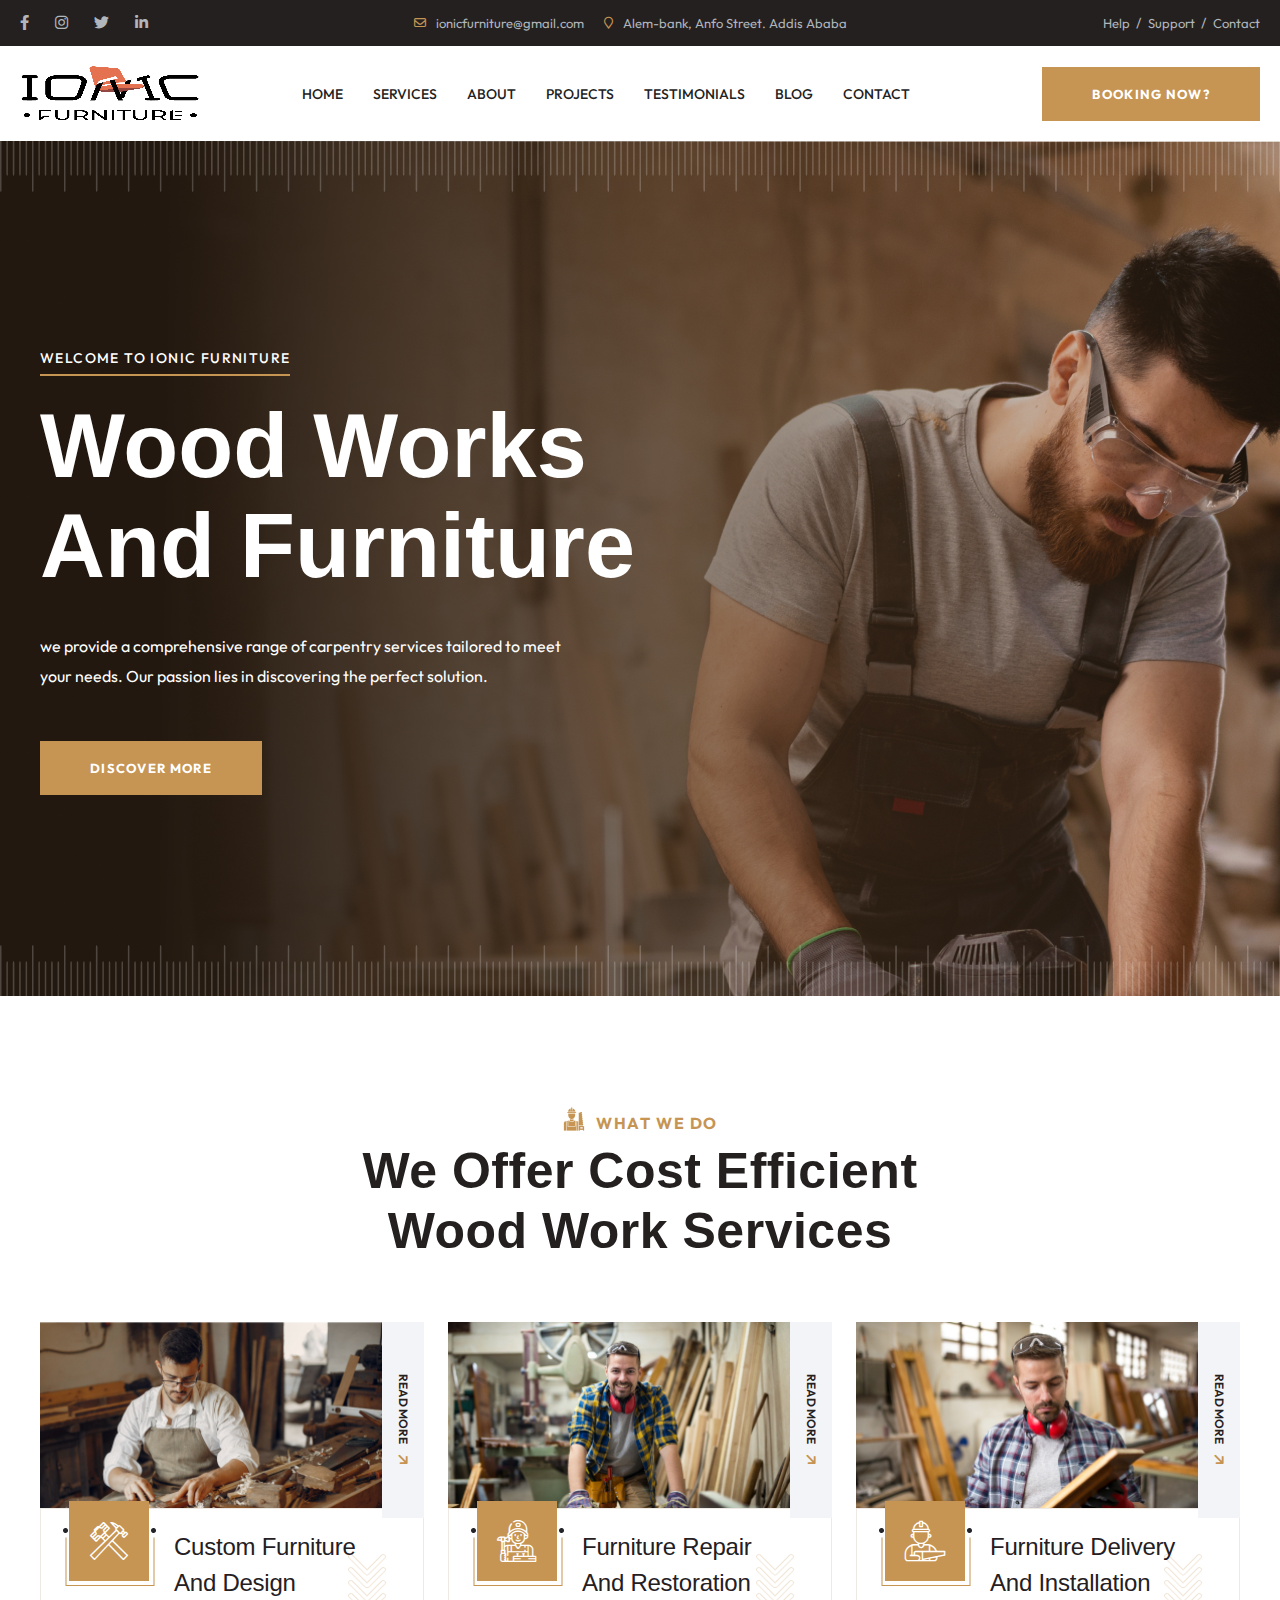
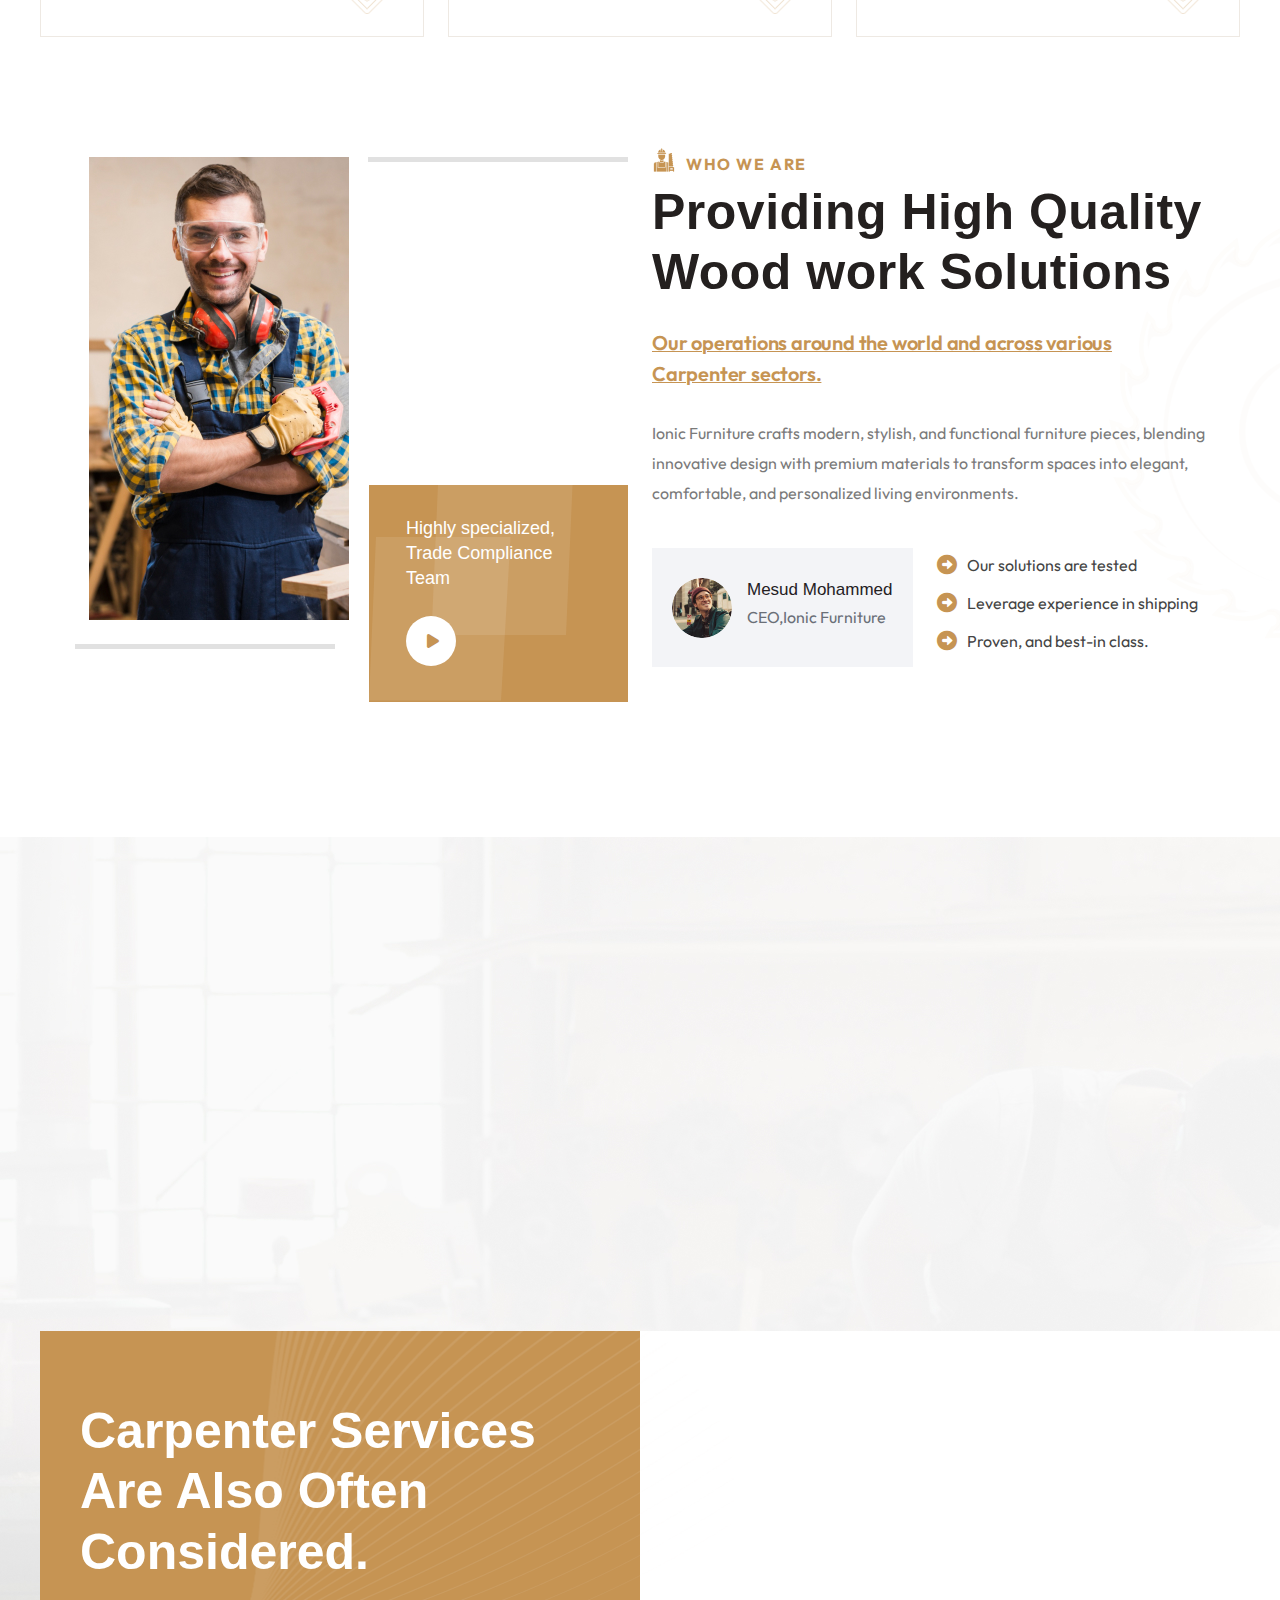
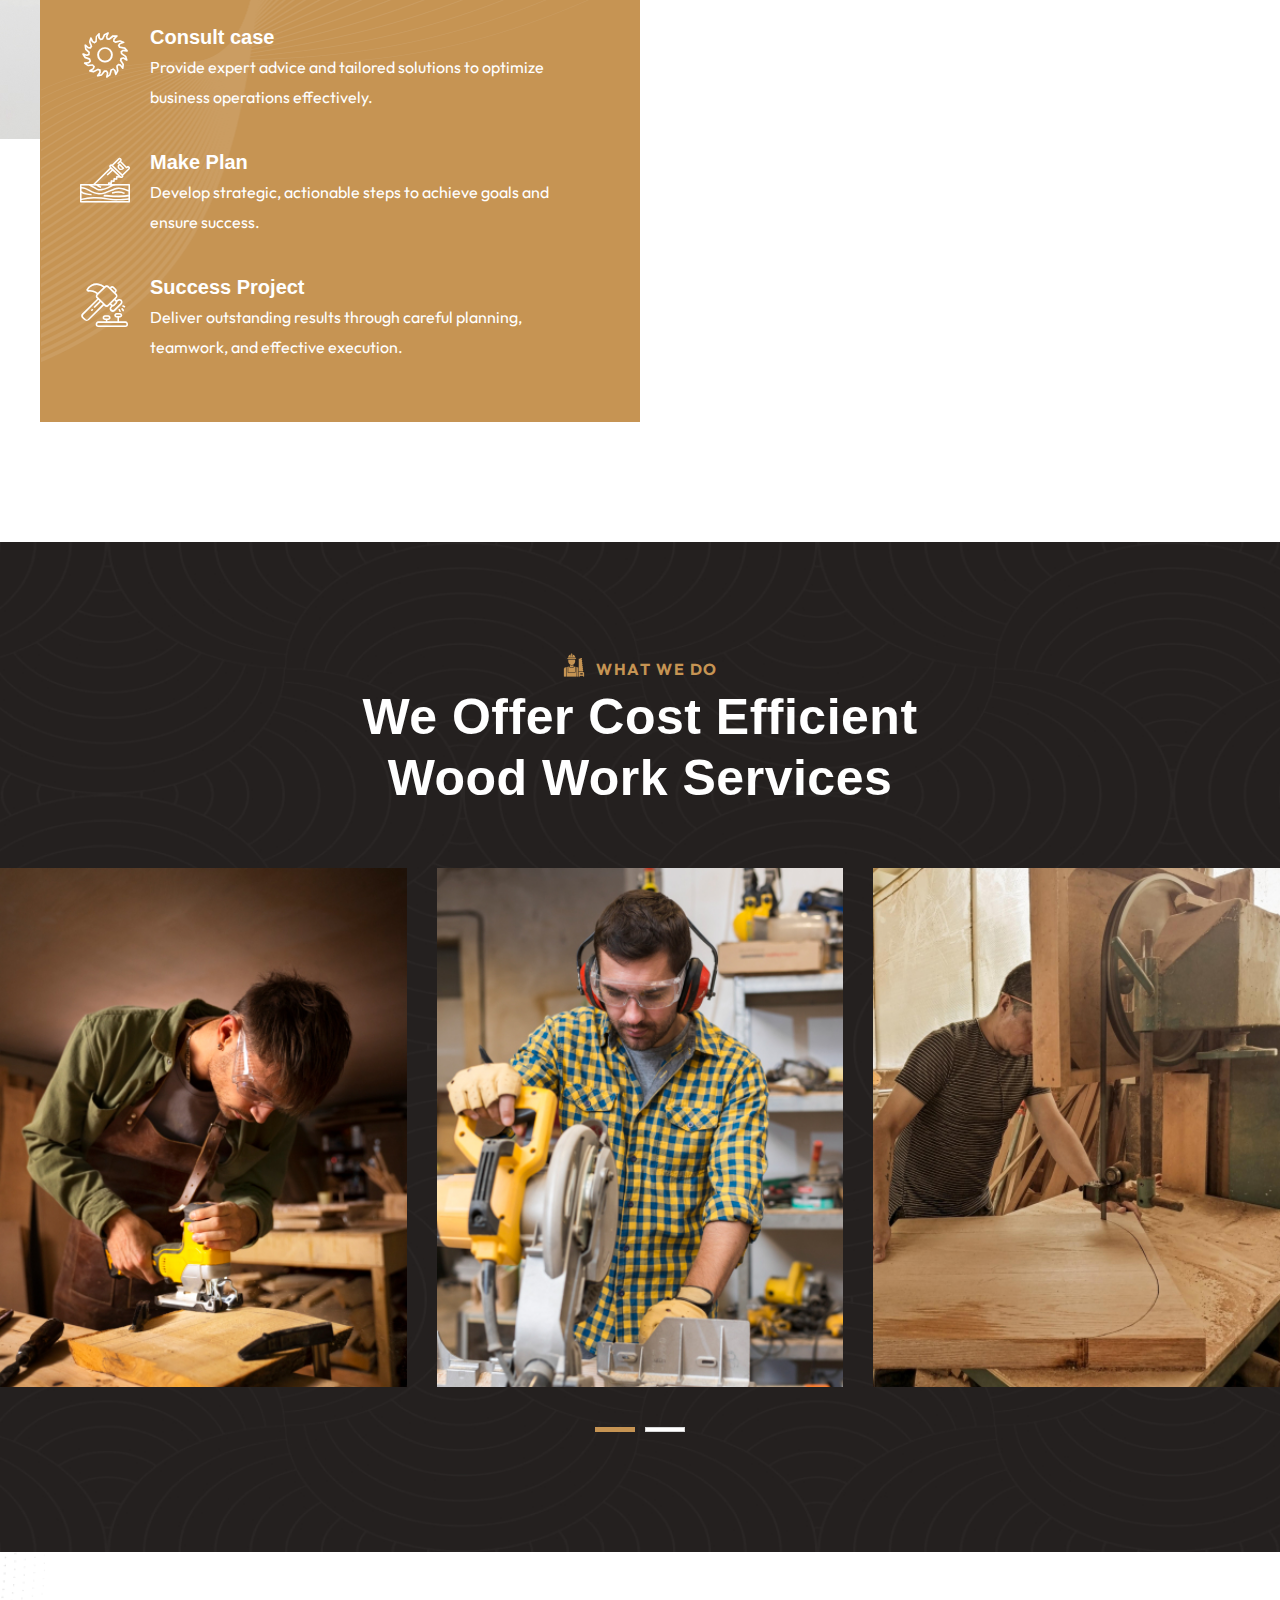
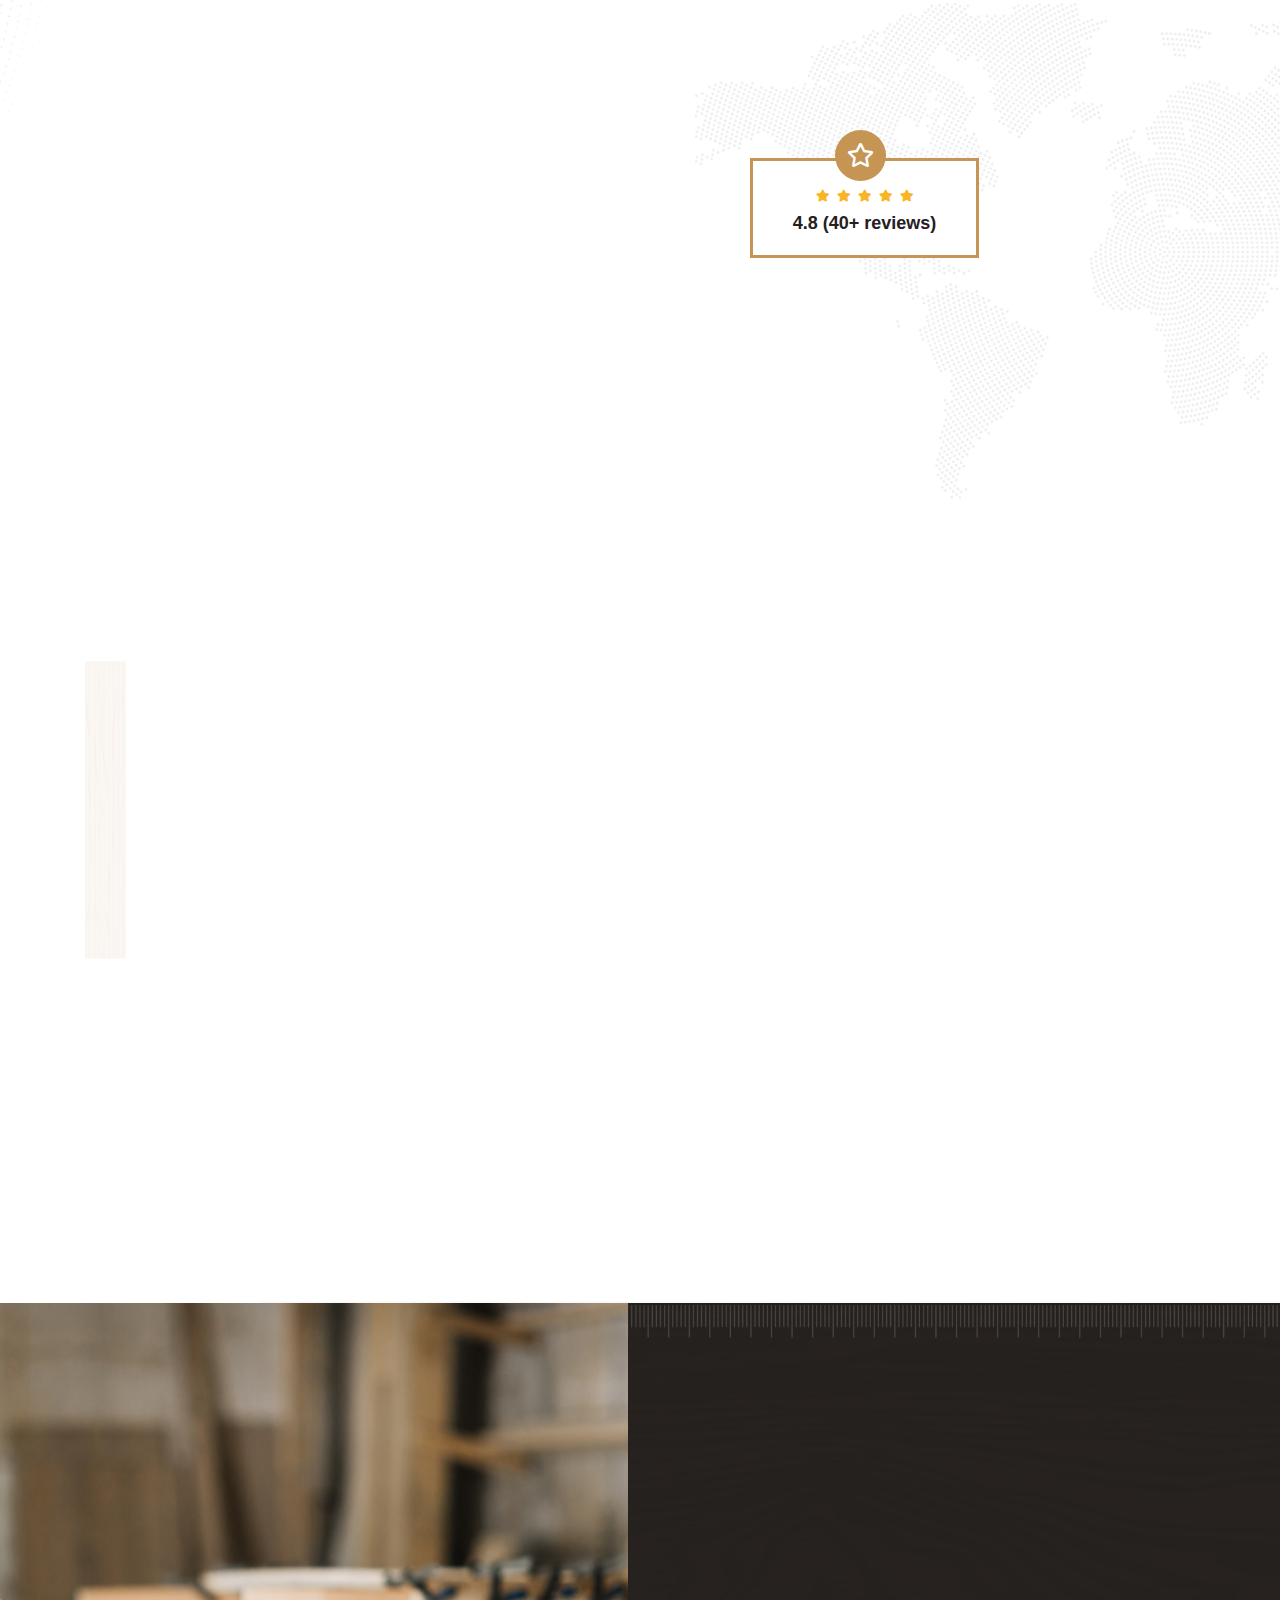
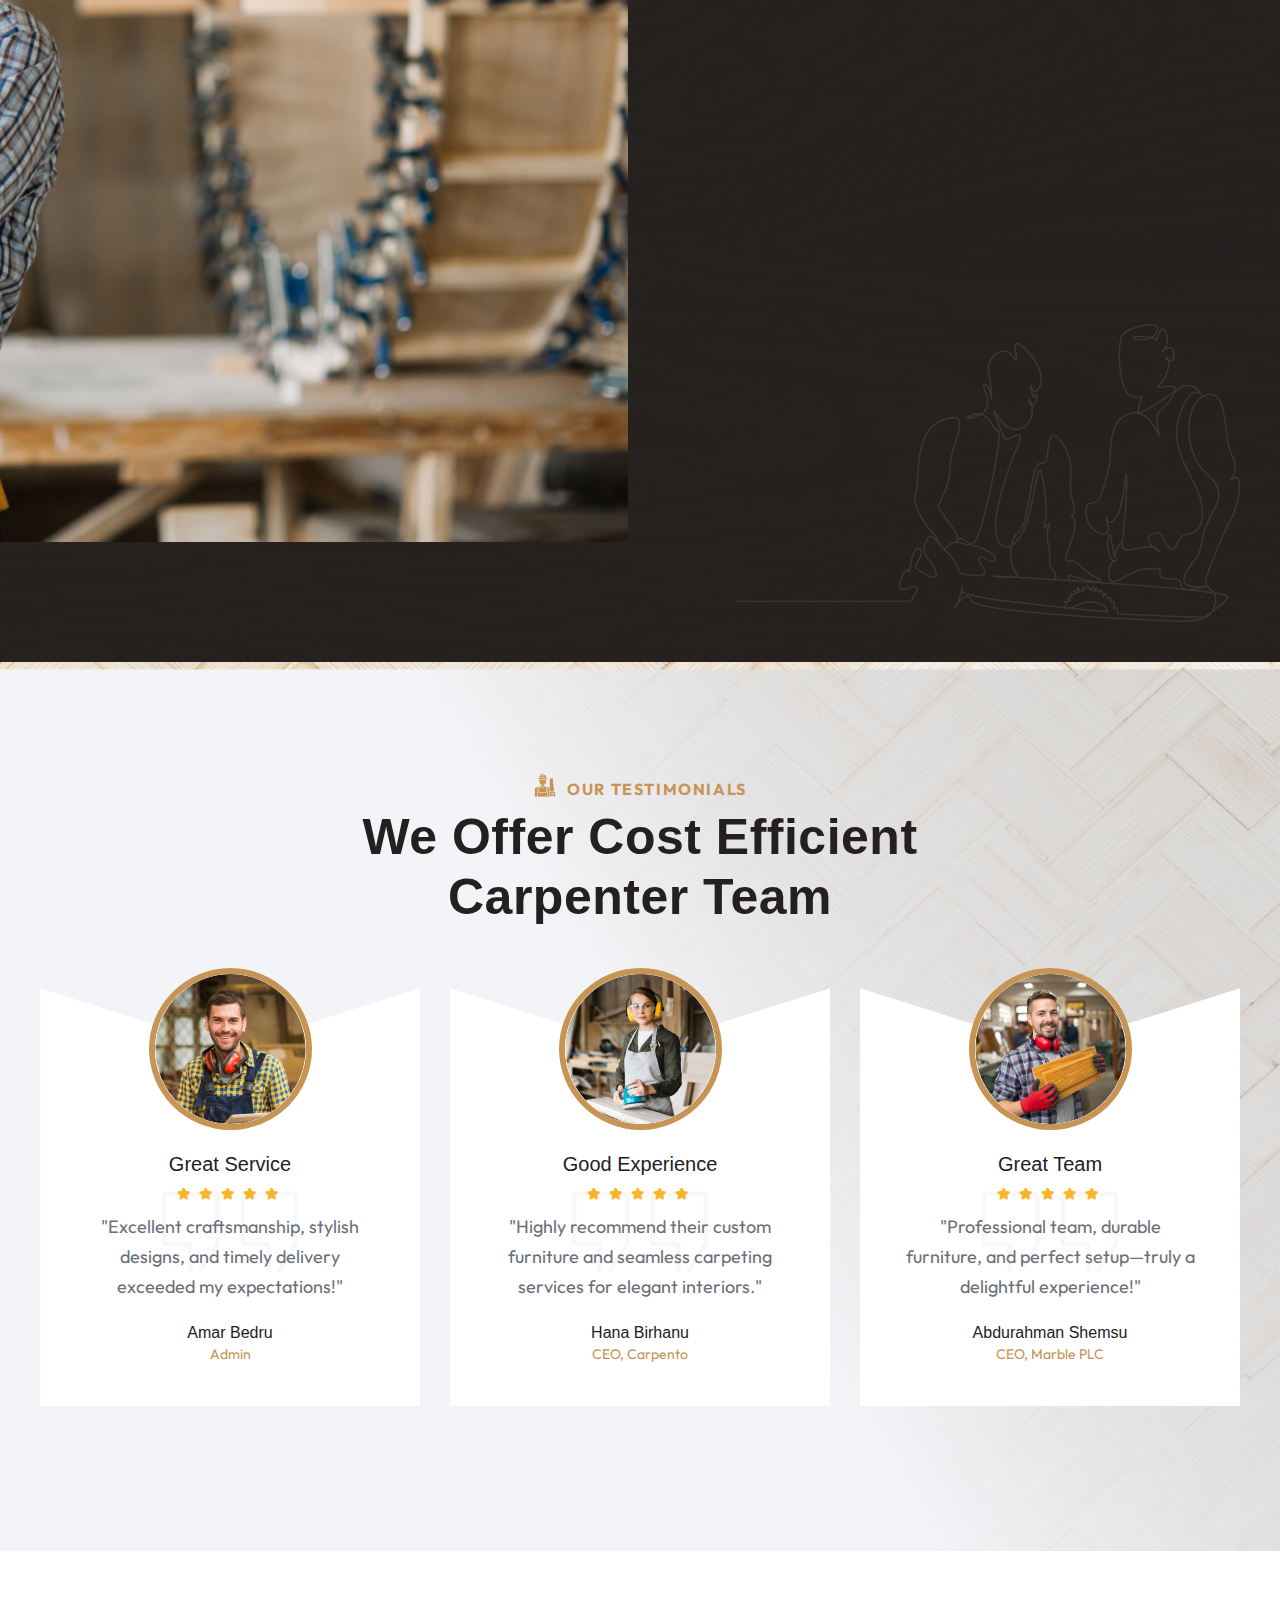
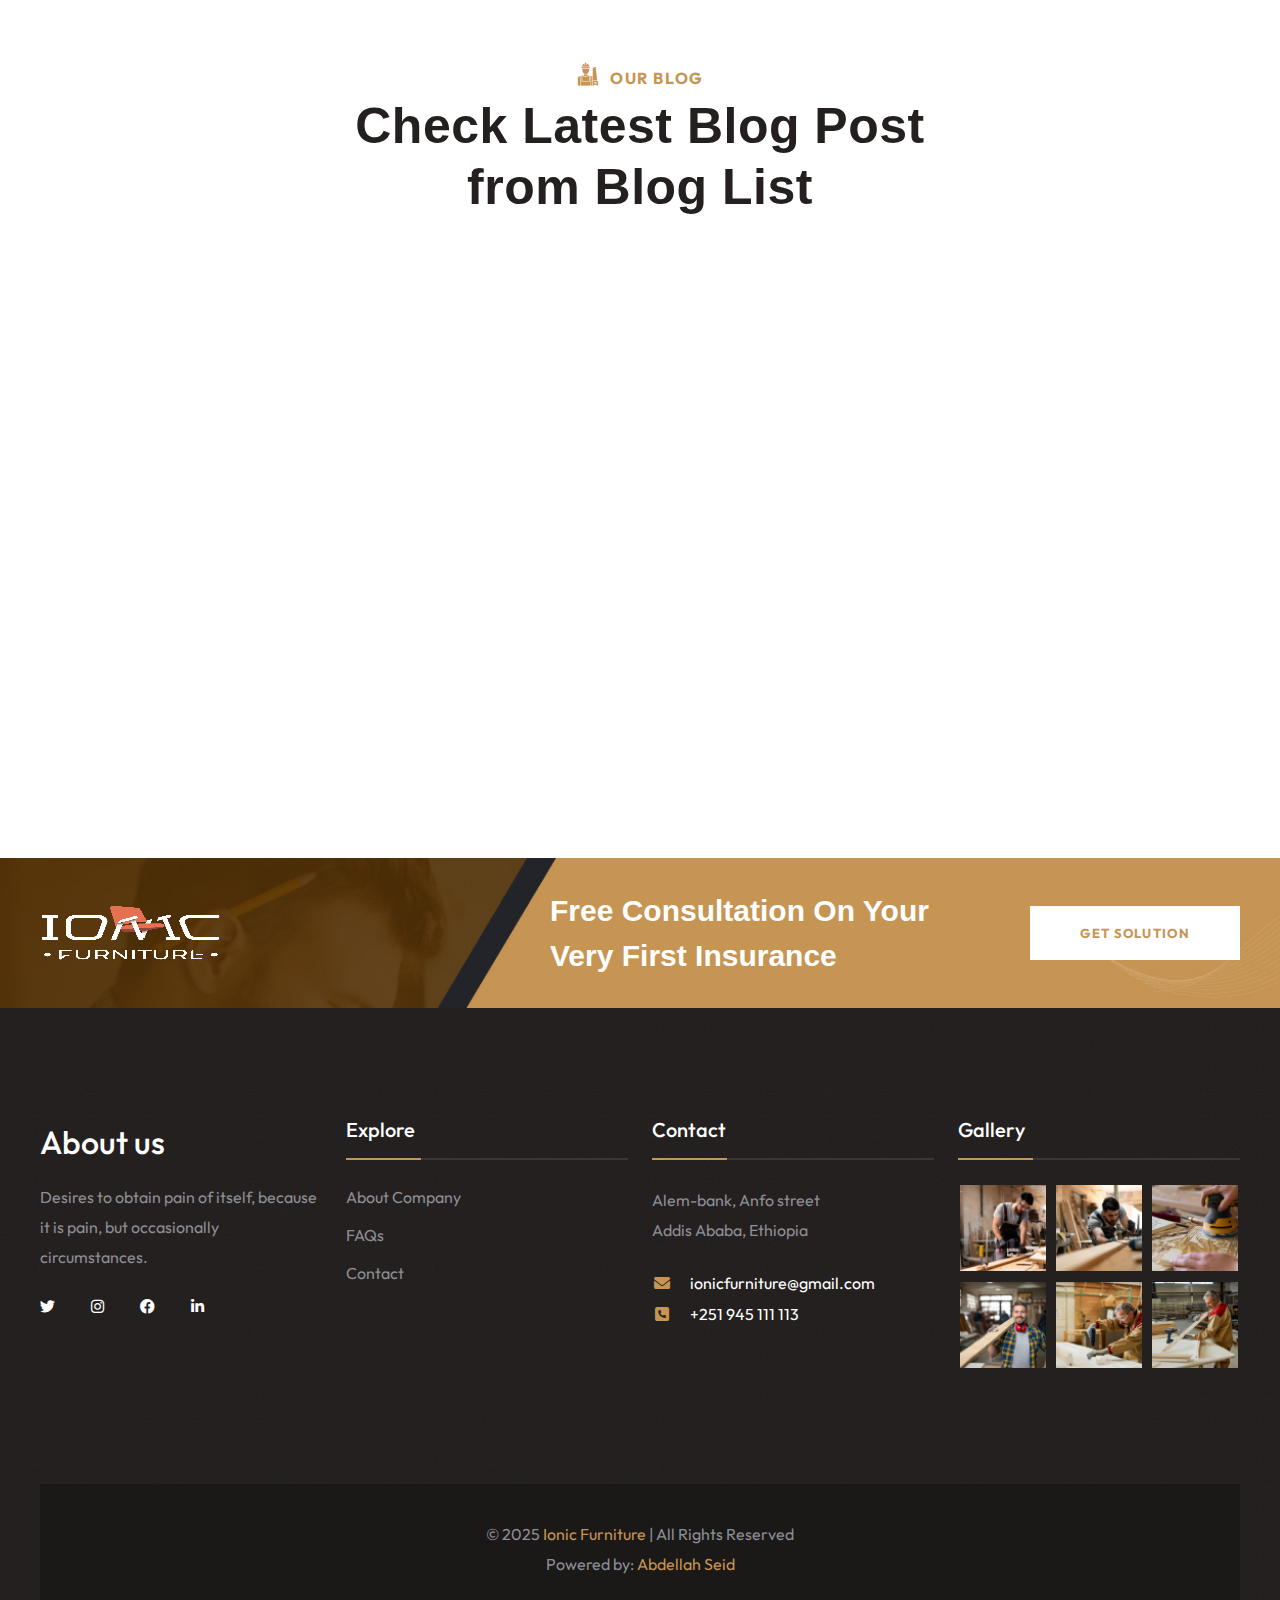
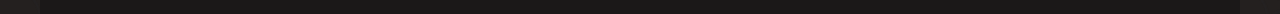
<file: index.html>
<!DOCTYPE html>
<html lang="en">

<head>
<meta charset="utf-8">
<title>Ionic Furniture</title>
<!-- Stylesheets -->
<link href="css/bootstrap.min.css" rel="stylesheet">
<link href="plugins/revolution/css/settings.css" rel="stylesheet" type="text/css"><!-- REVOLUTION SETTINGS STYLES -->
<link href="plugins/revolution/css/layers.css" rel="stylesheet" type="text/css"><!-- REVOLUTION LAYERS STYLES -->
<link href="plugins/revolution/css/navigation.css" rel="stylesheet" type="text/css"><!-- REVOLUTION NAVIGATION STYLES -->

<link href="css/style.css" rel="stylesheet">

<link rel="shortcut icon" href="Mesud-images/ionic-favicon-2.jpg" type="image/x-icon">
<link rel="icon" href="Mesud-images/ionic-favicon-2.jpg" type="image/x-icon">

<!-- Responsive -->
<meta http-equiv="X-UA-Compatible" content="IE=edge">
<meta name="viewport" content="width=device-width, initial-scale=1.0, maximum-scale=1.0, user-scalable=0">
<!--[if lt IE 9]><script src="js/html5shiv.js"></script><![endif]-->
<!--[if lt IE 9]><script src="js/respond.js"></script><![endif]-->
</head>

<body>

<div class="page-wrapper">

	<!-- Preloader -->
	<!-- <div class="preloader"></div> -->

	<!-- Main Header-->
	<header class="main-header header-style-one">
		<!-- Header Top -->
		<div class="header-top">
			<div class="inner-container">
				<div class="top-left">
					<ul class="social-icon-one light">
						<li><a href="#"><span class="fab fa-facebook-f"></span></a></li>
						<li><a href="#"><span class="fab fa-instagram"></span></a></li>
						<li><a href="#"><span class="fab fa-twitter"></span></a></li>
						<li><a href="#"><span class="fab fa-linkedin-in"></span></a></li>
					</ul>
				</div>
				<div class="top-center"> 
					<!-- Info List -->
					<ul class="list-style-one light">
						<li><i class="far fa-envelope"></i> <a href="mailto:ionicfurniture@gmail.com">ionicfurniture@gmail.com</a></li>
						<li><i class="far fa-map-marker"></i> Alem-bank, Anfo Street. Addis Ababa</li>
					</ul>
				</div>
				<div class="top-right"> 
					<!-- Info List -->
					<ul class="list-style-one style-two light">
						<li><a href="#contact">Help</a></li>
						<li><a href="contact">Support</a></li>
						<li><a href="#contact">Contact</a></li>
					</ul>
				</div>
			</div>
		</div>
		<!-- Header Top -->
		
		<div class="header-lower">
			<!-- Main box -->
			<div class="main-box">
				<div class="logo-box">
					<div class="logo"><a href="index.html"><img src="Mesud-images/Details-07.png" alt="Logo"></a></div>
				</div>

				<!--Nav Box-->
				<div class="nav-outer">
					<nav class="nav main-menu">
						<ul class="navigation onepage-nav">
							<li class="current"><a href="#home">Home</a></li>
							<li><a href="#service">Services</a></li>
							<li><a href="#about">About</a></li>
							<li><a href="#project">Projects</a></li>
							<li><a href="#testimonial">Testimonials</a></li>
							<li><a href="#news">Blog</a></li>
							<li><a href="#contact">Contact</a></li>
						</ul>
					</nav>
				</div>
				<!-- Main Menu End-->

					<!-- Outer Box -->
					<div class="outer-box">

						<!-- Btn Box -->
						<div class="btn-box">
							<a href="page-contact.html" class="theme-btn btn-style-one bg-dark"><span class="btn-title">BOOKING NOW?</span></a>
						</div>
						
						<!-- Mobile Nav toggler -->
						<div class="mobile-nav-toggler"><span class="icon lnr-icon-bars"></span></div>
					</div>
				</div>
			</div>

			<!-- Mobile Menu  -->
			<div class="mobile-menu">
				<div class="menu-backdrop"></div>
				
				<!--Here Menu Will Come Automatically Via Javascript / Same Menu as in Header-->
				<nav class="menu-box">
					<div class="upper-box">
						<div class="nav-logo"><a href="index.html"><img src="Mesud-images/Details-08.png" alt="" title=""></a></div>
						<div class="close-btn"><i class="icon fa fa-times"></i></div>
					</div>
					
					<ul class="navigation onepage-nav clearfix">
						<!--Keep This Empty / Menu will come through Javascript-->
					</ul>
					<ul class="contact-list-one">
						<li>
							<i class="icon lnr-icon-phone-handset"></i>
							<span class="title">Call Now</span>
							<div class="text"><a href="tel:+251 945111113">+251 945 111 113</a></div>
						</li>
						<li>
							<i class="icon lnr-icon-envelope1"></i>
							<span class="title">Send Email</span>
							<div class="text">
                              <a href="mailto:ionicfurniture@gmail.com">ionicfurniture@gmail.com</a>
							</div>
						</li>
						<li>
							<i class="icon lnr-icon-map-marker"></i>
							<span class="title">Address</span>
							<div class="text">Alem-bank,Anfo street, Addis Ababa</div>
						</li>
					</ul>
					
					<ul class="social-links">
						<li><a href="#"><i class="fab fa-twitter"></i></a></li>
						<li><a href="#"><i class="fab fa-facebook-f"></i></a></li>
						<li><a href="#"><i class="fab fa-pinterest"></i></a></li>
						<li><a href="#"><i class="fab fa-instagram"></i></a></li>
					</ul>
				</nav>
			</div><!-- End Mobile Menu -->

			<!-- Header Search -->
			<div class="search-popup">
				<span class="search-back-drop"></span>
				<button class="close-search"><span class="fa fa-times"></span></button>
				
				<div class="search-inner">
					<form method="post" action="https://html.kodesolution.com/2024/carpento-html/index.html">
						<div class="form-group">
							<input type="search" name="search-field" value="" placeholder="Search..." required="">
							<button type="submit"><i class="fa fa-search"></i></button>
						</div>
					</form>
				</div>
			</div>
			<!-- End Header Search -->

			<!-- Sticky Header  -->
			<div class="sticky-header">
				<div class="auto-container">
					<div class="inner-container">
						<!--Logo-->
						<div class="logo">
							<a href="index.html"><img src="Mesud-images/Details-07.png" alt="Logo"></a>
						</div>
						
						<!--Right Col-->
						<div class="nav-outer">
							<!-- Main Menu -->
							<nav class="main-menu">
								<div class="navbar-collapse show collapse clearfix">
									<ul class="navigation onepage-nav clearfix">
										<!--Keep This Empty / Menu will come through Javascript-->
									</ul>
								</div>
							</nav><!-- Main Menu End-->

							<!--Mobile Navigation Toggler-->
							<div class="mobile-nav-toggler"><span class="icon lnr-icon-bars"></span></div>
						</div>
					</div>
				</div>
			</div><!-- End Sticky Menu -->
		</header>
	<!--End Main Header -->

	<!-- Banner Section Three-->
	<section id="home" class="banner-section-one">
		<div>
			<!-- Slide Item -->
			<div class="slide-item">
				<div class="bg-image" style="background-image: url(images/main-slider/1.jpg);"></div>
				<div class="shape-9"></div>
				<div class="shape-10"></div>
				<div class="auto-container">
					<div class="content-box">
						<span class="sub-title ">WELCOME TO IONIC FURNITURE</span>
						<h1 class="title animate-3">Wood Works <br class="d-none d-md-block">And Furniture</h1>
						<div class="text animate-4">we provide a comprehensive range of carpentry services tailored to meet <br />your needs. Our passion lies in discovering the perfect solution.</div>
						<div class="btn-box animate-5">
							<a href="About-us.html" class="theme-btn btn-style-one bg-light"><span class="btn-title">DISCOVER MORE</span></a>
						</div>
					</div>
				</div>
			</div>
			<!-- Slide Item -->
		</div>
	</section>
	<!--END Banner Section Three -->

	<!-- Services Section -->
	<section id="service" class="services-section">
		<div class="icon-plane-2 bounce-y"></div>
		<div class="auto-container">
			<div class="sec-title text-center">
				<span class="sub-title">WHAT WE DO</span>
				<h2>We Offer Cost Efficient <br />Wood Work Services</h2>
			</div>
			<div class="row">

				<!-- Service Block -->
				<div class="service-block col-lg-4 col-md-6">
					<div class="inner-box">
						<div class="image-box">
							<figure class="image"><a href="service-details-1.html"><img class="w-100" src="images/resource/service1-1.jpg" alt="Image"></a></figure>
							<a href="service-details-1.html" class="theme-btn read-more">READ MORE <i class="fa fa-arrow-up"></i></a>
						</div>
						<div class="content-box">
							<div class="info-box"> <i class="icon flaticon-hammers"></i>
								<h4 class="title"><a href="service-details-1.html">Custom Furniture <br />And Design</a></h4>
							</div>
							<div class="inner">
								<div class="text">Create bespoke furniture tailored to customers' preferences, style, and space requirements.</div>
							</div>
						</div>
					</div>
				</div>

				<!-- Service Block -->
				<div class="service-block col-lg-4 col-md-6">
					<div class="inner-box">
						<div class="image-box">
							<figure class="image"><a href="service-details-2.html"><img class="w-100" src="images/resource/service1-2.jpg" alt="Image"></a></figure>
							<a href="service-details-2.html" class="theme-btn read-more">READ MORE <i class="fa fa-arrow-up"></i></a>
						</div>
						<div class="content-box">
							<div class="info-box"> <i class="icon flaticon-carpenter-8"></i>
								<h4 class="title"><a href="service-details-2.html">Furniture Repair<br />And Restoration</a></h4>
							</div>
							<div class="inner">
								<div class="text">Restore old furniture to its original condition or fix damaged pieces.</div>
							</div>
						</div>
					</div>
				</div>

				<!-- Service Block -->
				<div class="service-block col-lg-4 col-md-6">
					<div class="inner-box">
						<div class="image-box">
							<figure class="image"><a href="service-details-3.html"><img class="w-100" src="images/resource/service1-3.jpg" alt="Image"></a></figure>
							<a href="service-details-3.html" class="theme-btn read-more">READ MORE <i class="fa fa-arrow-up"></i></a>
						</div>
						<div class="content-box">
							<div class="info-box"> <i class="icon flaticon-carpenter"></i>
								<h4 class="title"><a href="service-details-3.html">Furniture Delivery <br />And Installation</a></h4>
							</div>
							<div class="inner">
								<div class="text">Provide expert advice on furniture placement and decor for harmonious interiors.</div>
							</div>
						</div>
					</div>
				</div>
			</div>
		</div>
	</section>
	<!-- End Services Section-->

	<!-- About Section -->
	<section id="about" class="about-section pt-0">
		<div class="icon-plane-1"></div>
		<div class="auto-container">
			<div class="outer-box">
				<div class="row">
					<div class="content-column col-xl-6 col-lg-6 col-md-12 col-sm-12 order-lg-2">
						<div class="inner-column">
							<div class="sec-title">
								<span class="sub-title">WHO WE ARE</span>
								<h2>Providing High Quality <br />Wood work Solutions</h2>
							</div>
							<div class="text two"><a href="About-us.html">Our operations around the world and across various <br />Carpenter sectors.</a></div>
							<div class="text">Ionic Furniture crafts modern, stylish, and functional furniture pieces, blending innovative design with premium materials to transform spaces into elegant, comfortable, 
								and personalized living environments.</div>
							<div class="bottom-box">
								<div class="author-box">
									<div class="inner">
										<figure class="image"><img src="images/resource/about1-thumb1.jpg" alt="Image"></figure>
										<div class="author-info">
											<h6 class="name">Mesud Mohammed</h6>
											<div class="designation">CEO,Ionic Furniture</div>
										</div>
									</div>
								</div>
								<ul class="list-style-two">
									<li><i class="fa fa-arrow-alt-circle-right"></i> Our solutions are tested</li>
									<li><i class="fa fa-arrow-alt-circle-right"></i> Leverage experience in shipping</li>
									<li><i class="fa fa-arrow-alt-circle-right"></i> Proven, and best-in class.</li>
								</ul>
							</div>
						</div>
					</div>

					<!-- Image Column -->
					<div class="image-column col-xl-6 col-lg-6 col-md-12 col-sm-12">
						<div class="inner-column">
							<div class="image-box">
								<figure class="image overlay-anim reveal"><img src="images/resource/about1-1.jpg" alt="Image"></figure>
								<figure class="image-2 overlay-anim wow zoomIn" data-wow-delay="300ms"><img src="images/resource/about1-2.jpg" alt="Image"></figure>
							</div>
							<div class="video-box">
								<h6 class="title">Highly specialized, Trade Compliance Team</h6>
								<a href="https://www.youtube.com/watch?v=B-CoK1bYpv8&ab_channel=ModernMakeovers" class="play-btn" data-caption="" data-fancybox=""><i class="icon fa fa-play"></i></a>
							</div>
						</div>
					</div>
				</div>
			</div>
		</div>
	</section>
	<!--End About Section -->

	<!-- Funfact Section -->
	<section class="fun-fact-section">
    <div class="bg bg-image" style="background-image:url(images/background/1.jpg);"></div>
    <div class="auto-container">
      <div class="fact-counter">
        <div class="row">

          <!-- Counter block-->
          <div class="counter-block col-lg-3 col-sm-6 wow fadeInUp">
            <div class="inner-box">
              <div class="icon-box"><i class="icon flaticon-carpenter-5"></i></div><br />
              <div class="content-box">
                <div class="count-box"><span class="count-text" data-speed="3000" data-stop="5">0</span>+</div>
                <div class="counter-title">Years Of Experience</div>
              </div>
            </div>
          </div>

          <!--Counter block-->
          <div class="counter-block col-lg-3 col-sm-6 wow fadeInUp" data-wow-delay="600ms">
            <div class="inner-box">
              <div class="icon-box"><i class="icon flaticon-carpenter-8"></i></div><br />
              <div class="count-box"><span class="count-text" data-speed="3000" data-stop="40">0</span>+</div>
              <div class="counter-title">Satisfied Clients</div>
            </div>
          </div>

          <!--Counter block-->
          <div class="counter-block col-lg-3 col-sm-6 wow fadeInUp" data-wow-delay="300ms">
            <div class="inner-box">
              <div class="icon-box"><i class="icon flaticon-hand-saw-1"></i></div><br />
              <div class="count-box"><span class="count-text" data-speed="3000" data-stop="40">0</span>+</div>
              <div class="counter-title">Project Complete</div>
            </div>
          </div>

          <!--Counter block-->
          <div class="counter-block col-lg-3 col-sm-6 wow fadeInUp" data-wow-delay="900ms">
            <div class="inner-box">
              <div class="icon-box"><i class="icon flaticon-saw-1"></i></div><br />
              <div class="count-box"><span class="count-text" data-speed="3000" data-stop="3">0</span>+</div>
              <div class="counter-title">Awards Wining</div>
            </div>
          </div>
        </div>
      </div>
    </div>
	</section>
	<!-- End Funfact Section -->

	<!-- Why Choose Us -->
	<section class="why-choose-us">
		<div class="icon-big-drill wow zoomInRight animated"></div>
		<div class="auto-container">
			<div class="outer-box">
				<div class="row g-0">

					<!-- Content Column -->
					<div class="content-column col-lg-6 order-lg-2">
						<div class="inner-column wow fadeInLeft">
							<div class="sec-title">
								<span class="sub-title">ADDITIONAL SERVICES BY IONIC</span>
								<h2>Providing quality your <br />Carpenter services to all</h2>
								<div class="text">What makes Ionic Furniture unique is its comprehensive services, seamlessly combining exceptional furniture craftsmanship 
									with professional carpeting solutions, ensuring cohesive and stylish interior transformations for clients.</div>
							</div>

							<!--Skills-->
							<div class="skills">
								<!--Skill Item-->
								<div class="skill-item">
									<div class="skill-header">
										<div class="skill-title">Our Successful Work Story</div>
									</div>
									<div class="skill-bar">
										<div class="bar-inner">
											<div class="bar progress-line" data-width="85">
												<div class="skill-percentage">
													<div class="count-box"><span class="count-text" data-speed="3000" data-stop="85">0</span>%</div>
												</div>
											</div>
										</div>
									</div>
								</div>

								<!--Skill Item-->
								<div class="skill-item">
									<div class="skill-header">
										<div class="skill-title">Management</div>
									</div>
									<div class="skill-bar">
										<div class="bar-inner">
											<div class="bar progress-line" data-width="75">
												<div class="skill-percentage">
													<div class="count-box"><span class="count-text" data-speed="3000" data-stop="75">0</span>%</div>
												</div>
											</div>
										</div>
									</div>
								</div>
							</div>

							<!-- Info Btn -->
							<a href="tel:+251 945111113" class="info-btn"> <i class="icon fa fa-phone"></i> <small>Call Anytime</small> <strong>+251 945 111 113</strong> </a>
						</div>
					</div>

					<!-- Image Column -->
					<div class="features-column col-lg-6">
						<div class="inner-column">
							<div class="shape-2"></div>
							<div class="title-box">
								<h2 class="title words-slide-up text-split">Carpenter Services Are Also Often Considered.</h2>
							</div>

							<!-- Feature Block -->
							<div class="feature-block-five">
								<div class="inner-box">
									<div class="icon-box"><i class="icon flaticon-circular-saw-2"></i></div>
									<div class="content-box">
										<h5 class="title">Consult case</h5>
										<div class="text">Provide expert advice and tailored solutions to optimize business operations effectively.</div>
									</div>
								</div>
							</div>

							<!-- Feature Block -->
							<div class="feature-block-five">
								<div class="inner-box">
									<div class="icon-box"><i class="icon flaticon-sawing"></i></div>
									<div class="content-box">
										<h5 class="title">Make Plan</h5>
										<div class="text">Develop strategic, actionable steps to achieve goals and ensure success.</div>
									</div>
								</div>
							</div>

							<!-- Feature Block -->
							<div class="feature-block-five mb-0">
								<div class="inner-box">
									<div class="icon-box"><i class="icon flaticon-hammer-1"></i></div>
									<div class="content-box">
										<h5 class="title">Success Project</h5>
										<div class="text">Deliver outstanding results through careful planning, teamwork, and effective execution.</div>
									</div>
								</div>
							</div>
						</div>
					</div>
				</div>
			</div>
		</div>
	</section>
	<!-- End Why Choose Us -->

	<!-- Project Section -->
	<section id="project" class="project-section">
		<div class="bg bg-image" style="background-image: url(images/background/2.jpg)"></div>
		<div class="auto-container">
			<div class="sec-title text-center light">
				<span class="sub-title">WHAT WE DO</span>
				<h2>We Offer Cost Efficient <br />Wood Work Services</h2>
			</div>
		</div>
		<div class="outer-box">
			<div class="projects-carousel owl-carousel owl-theme default-dots">

				<!-- Project Block -->
				<div class="project-block">
					<div class="inner-box">
						<div class="image-box">
							<figure class="image"><a href="Project-details-1.html"><img src="images/resource/project1-1.jpg" alt="Image"></a></figure>
						</div>
						<div class="content-box">
							<a href="Project-details-1.html" class="theme-btn read-more"><i class="fa far fa-arrow-up"></i></a><br />
							<h4 class="title"><a href="Project-details-1.html">Custom Bedroom</a></h4>
							<span class="cat">Ionic Furniture</span>
						</div>
						<div class="overlay-1"></div>
					</div>
				</div>

				<!-- Project Block -->
				<div class="project-block">
					<div class="inner-box">
						<div class="image-box">
							<figure class="image"><a href="Project-details-2.html"><img src="images/resource/project1-2.jpg" alt="Image"></a></figure>
						</div>
						<div class="content-box">
							<a href="Project-details-2.html" class="theme-btn read-more"><i class="fa far fa-arrow-up"></i></a><br />
							<h4 class="title"><a href="Project-details-2.html">Office Furniture</a></h4>
							<span class="cat">Ionic Furniture</span>
						</div>
						<div class="overlay-1"></div>
					</div>
				</div>

				<!-- Project Block -->
				<div class="project-block">
					<div class="inner-box">
						<div class="image-box">
							<figure class="image"><a href="Project-details-3.html"><img src="images/resource/project1-3.jpg" alt="Image"></a></figure>
						</div>
						<div class="content-box">
							<a href="Project-details-3.html" class="theme-btn read-more"><i class="fa far fa-arrow-up"></i></a><br />
							<h4 class="title"><a href="Project-details-3.html">Garden Furniture</a></h4>
							<span class="cat">Ionic Furniture</span>
						</div>
						<div class="overlay-1"></div>
					</div>
				</div>

				<!-- Project Block -->
				<div class="project-block">
					<div class="inner-box">
						<div class="image-box">
							<figure class="image"><a href="Project-details-4.html"><img src="images/resource/project1-4.jpg" alt="Image"></a></figure>
						</div>
						<div class="content-box">
							<a href="Project-details-4.html" class="theme-btn read-more"><i class="fa far fa-arrow-up"></i></a><br />
							<h4 class="title"><a href="Project-details-4.html">Kitchen Cabinetry</a></h4>
							<span class="cat">Ionic Furniture</span>
						</div>
						<div class="overlay-1"></div>
					</div>
				</div>

				<!-- Project Block -->
				<div class="project-block">
					<div class="inner-box">
						<div class="image-box">
							<figure class="image"><a href="Project-details-5.html"><img src="images/resource/project1-5.jpg" alt="Image"></a></figure>
						</div>
						<div class="content-box">
							<a href="Project-details-5.html" class="theme-btn read-more"><i class="fa far fa-arrow-up"></i></a><br />
							<h4 class="title"><a href="Project-details-5.html">Entertainment Units</a></h4>
							<span class="cat">Ionic Furniture</span>
						</div>
						<div class="overlay-1"></div>
					</div>
				</div>

			</div>
		</div>
	</section>
	<!-- End Project Section -->

	<!-- Faq's Section -->
	<section class="faq-section">
		<div class="bg bg-pattern-1"></div>
		<div class="shape-4 bounce-y"></div>
		<div class="auto-container">
			<div class="outer-box">
				<div class="row">
					<!-- Faq Column -->
					<div class="faq-column col-lg-6 wow fadeInLeft" data-wow-delay="300ms">
						<div class="inner-column">
							<div class="sec-title">
								<span class="sub-title">CAPABILITIES</span>
								<h2>Services that help our customers meet</h2>
								<div class="text">With over four decades of experience providing solutions to large-scale enterprises throughout the globe, we offer end-to-end.</div>
							</div>
							<ul class="accordion-box">
								<!--Block-->
								<li class="accordion block active-block">
									<div class="acc-btn active">Can I get a consultation before purchasing furniture?<i class="arrow fa fa-arrow-right"></i></div>
									<div class="acc-content current">
										<div class="content">
											<div class="text">Absolutely! We provide expert consultations to help select furniture and carpeting that match your style and needs.</div>
										</div>
									</div>
								</li>
								<!--Block-->
								<li class="accordion block">
									<div class="acc-btn">Does Ionic Furniture deliver products? <i class="arrow fa fa-arrow-right"></i></div>
									<div class="acc-content">
										<div class="content">
											<div class="text">Yes, we offer reliable delivery services, ensuring your furniture arrives safely and on time.</div>
										</div>
									</div>
								</li>
								<!--Block-->
								<li class="accordion block border-0">
									<div class="acc-btn">Are your carpeting services customizable? <i class="arrow fa fa-arrow-right"></i></div>
									<div class="acc-content">
										<div class="content">
											<div class="text">Yes, we provide custom carpeting solutions that complement your furniture and enhance your space's aesthetic.</div>
										</div>
									</div>
								</li>
							</ul>
						</div>
					</div>
					<div class="image-column col-lg-6">
						<div class="inner-column">
							<div class="image-box">
								<figure class="image reveal wow zoomInRight animated"><img src="images/resource/faq1-1.png" alt="Image"></figure>
								<div class="rating-box"> <i class="icon far fa-star"></i>
									<ul class="rating">
										<li><i class="fa fa-solid fa-star"></i></li>
										<li><i class="fa fa-solid fa-star"></i></li>
										<li><i class="fa fa-solid fa-star"></i></li>
										<li><i class="fa fa-solid fa-star"></i></li>
										<li><i class="fa fa-solid fa-star"></i></li>
									</ul>
									<h6 class="reviews">4.8 (40+ reviews)</h6>
								</div>
							</div>
						</div>
					</div>
				</div>
			</div>
		</div>
	</section>
	<!-- End Faq's Section -->

	<!-- Features Section-->
	<section class="features-section pt-0">
		<div class="auto-container">
			<div class="row">
				<!-- Feature Block -->
				<div class="feature-block col-xl-3 col-sm-6 wow fadeInUp">
					<div class="inner-box">
						<div class="icon-box">
							<i class="icon flaticon-business-030-settings"></i>
							<div class="number">01</div>
						</div>
						<div class="content">
							<h5 class="title"><a href="About-us.html">Creative Carpentry</a></h5>
							<div class="text">Crafting unique, innovative furniture designs with precision and artistic flair.</div>
						</div>
					</div>
				</div>

				<!-- Feature Block -->
				<div class="feature-block col-xl-3 col-sm-6 wow fadeInUp">
					<div class="inner-box">
						<div class="icon-box">
							<i class="icon flaticon-business-030-settings"></i>
							<div class="number">02</div>
						</div>
						<div class="content">
							<h5 class="title"><a href="About-us.html">Certified Materials</a></h5>
							<div class="text">Using premium, authentic materials to ensure durability and exceptional quality.</div>
						</div>
					</div>
				</div>

				<!-- Feature Block -->
				<div class="feature-block col-xl-3 col-sm-6 wow fadeInUp">
					<div class="inner-box">
						<div class="icon-box">
							<i class="icon flaticon-business-030-settings"></i>
							<div class="number">03</div>
						</div>
						<div class="content">
							<h5 class="title"><a href="About-us.html">Expert Carpenters</a></h5>
							<div class="text">Skilled professionals delivering flawless craftsmanship with attention to detail.</div>
						</div>
					</div>
				</div>

				<!-- Feature Block -->
				<div class="feature-block col-xl-3 col-sm-6 wow fadeInUp">
					<div class="inner-box">
						<div class="icon-box">
							<i class="icon flaticon-business-030-settings"></i>
							<div class="number">04</div>
						</div>
						<div class="content">
							<h5 class="title"><a href="About-us.html">Dedicated Team</a></h5>
							<div class="text">Passionate individuals committed to excellence and customer satisfaction every time.</div>
						</div>
					</div>
				</div>
			</div>
		</div>
	</section>
	<!-- End Features Section -->

	<!-- Contact Section -->
	<section  class="contact-section">
		<div class="bg bg-image" style="background-image: url(images/background/3.jpg)"></div>
		<div class="shape-5 bounce-x"></div>
		<div class="shape-6"></div>
		<div class="auto-container">
			<div class="outer-box">
				<div class="row">

					<!-- Content Column -->
					<div class="content-column col-lg-6 col-md-12 col-sm-12 order-lg-2">
						<div class="inner-column wow fadeInRight">
							<div class="sec-title light">
								<span class="sub-title">FEATURES</span>
								<h2>Services that help our customers meet</h2>
								<div class="text">Ionic Furniture offers two pricing options: one for selling only, covering the cost of the furniture based on materials and craftsmanship, 
									and the second including delivery and setup services, with an additional charge based on location, furniture size, and complexity of the setup process.</div>
							</div>

							<!-- feature Block -->
							<div class="feature-block-two">
								<div class="inner-box"> <i class="icon flaticon-carpenter"></i>
									<div class="content">
										<h5 class="title">Selling From Showroom</h5>
										<div class="text">Competitive pricing ensures high-quality furniture at affordable rates without additional services.</div>
									</div>
								</div>
							</div>

							<!-- feature Block -->
							<div class="feature-block-two">
								<div class="inner-box"> <i class="icon flaticon-carpenter-2"></i>
									<div class="content">
										<h5 class="title">Delivery And Setup</h5>
										<div class="text">Additional service charge based on location, furniture size, and setup complexity.</div>
									</div>
								</div>
							</div>
						</div>
					</div>

					<!-- Form Column -->
					<div class="form-column col-lg-6 col-md-12 col-sm-12">
						<div class="bg bg-image" style="background-image: url(images/background/4.jpg)"></div>
						<div class="inner-column">
							<!-- Contact Form -->
							<div class="contact-form wow fadeInLeft">
								<div class="bg bg-pattern-1"></div>
								<h3 class="title">Request A Quote</h3>

								<!--Contact Form-->
								<form method="post" action="https://html.kodesolution.com/2024/carpento-html/get" id="contact-form">
									<div class="row">
										<div class="form-group col-lg-6 col-md-6">
											<input type="text" name="first_name" placeholder="First Name" required>
										</div>
										<div class="form-group col-lg-6 col-md-6">
											<input type="text" name="last_name" placeholder="Last Name" required>
										</div>
										<div class="form-group col-lg-6 col-md-6">
											<input type="text" name="email" placeholder="Email" required>
										</div>
										<div class="form-group col-lg-6 col-md-6">
											<input type="text" name="phone" placeholder="Phone" required>
										</div>
										<div class="form-group col-lg-6 col-md-6">
											<input type="text" name="company" placeholder="Company" required>
										</div>
										<div class="form-group col-lg-6 col-md-6">
											<input type="text" name="address" placeholder="Address" required>
										</div>
										<div class="form-group col-lg-12">
											<label>Budget Range (Dollar) </label>
											<div class="range-slider-one">
												<input type="text" class="range-amount" name="field-name" readonly /> 
												<div class="distance-range-slider"> </div>
											</div>
										</div>
										<div class="form-group col-lg-12">
											<textarea name="form_message" class="form-control required" rows="5" placeholder="Message"></textarea>
										</div>
										<div class="form-group col-lg-12">
											<button type="submit" class="theme-btn btn-style-one hvr-light" name="submit-form"><span class="btn-title">SUBMIT REQUEST</span></button>
										</div>
									</div>
								</form>
							</div>
							<!--End Contact Form -->
						</div>
					</div>
				</div>
			</div>
		</div>
	</section>
	<!-- End Contact Section -->

	<!-- Testimonial Section -->
	<section id="testimonial" class="testimonial-section">
		<div class="bg bg-image" style="background-image: url(images/background/5.jpg)"></div>
		<div class="auto-container">
			<div class="sec-title text-center">
				<span class="sub-title">OUR TESTIMONIALS</span>
				<h2>We Offer Cost Efficient <br />Carpenter Team</h2>
			</div>
			<div class="carousel-outer">
				<div class="testimonial-carousel owl-carousel owl-theme default-dots">

					<!-- Testimonial Block -->
					<div class="testimonial-block">
						<div class="inner-box">
							<figure class="thumb"><img src="images/resource/testi1-1.jpg" alt="Image"></figure>
							<h5 class="reason">Great Service</h5>
							<div class="rating">
								<i class="fa fa-star"></i>
								<i class="fa fa-star"></i>
								<i class="fa fa-star"></i>
								<i class="fa fa-star"></i>
								<i class="fa fa-star"></i>
							</div>
							<div class="text">"Excellent craftsmanship, stylish designs, and timely delivery exceeded my expectations!"</div>
							<div class="info-box">
								<h6 class="name">Amar Bedru</h6>
								<span class="designation">Admin</span>
							</div>
							<div class="icon-quote-2"></div>
						</div>
					</div>

					<!-- Testimonial Block -->
					<div class="testimonial-block">
						<div class="inner-box">
							<figure class="thumb"><img src="images/resource/testi1-2.jpg" alt="Image"></figure>
							<h5 class="reason">Good Experience</h5>
							<div class="rating">
								<i class="fa fa-star"></i>
								<i class="fa fa-star"></i>
								<i class="fa fa-star"></i>
								<i class="fa fa-star"></i>
								<i class="fa fa-star"></i>
							</div>
							<div class="text">"Highly recommend their custom furniture and seamless carpeting services for elegant interiors."</div>
							<div class="info-box">
								<h6 class="name">Hana Birhanu</h6>
								<span class="designation">CEO, Carpento</span>
							</div>
							<div class="icon-quote-2"></div>
						</div>
					</div>

					<!-- Testimonial Block -->
					<div class="testimonial-block">
						<div class="inner-box">
							<figure class="thumb"><img src="images/resource/testi1-3.jpg" alt="Image"></figure>
							<h5 class="reason">Great Team</h5>
							<div class="rating">
								<i class="fa fa-star"></i>
								<i class="fa fa-star"></i>
								<i class="fa fa-star"></i>
								<i class="fa fa-star"></i>
								<i class="fa fa-star"></i>
							</div>
							<div class="text">"Professional team, durable furniture, and perfect setup—truly a delightful experience!"</div>
							<div class="info-box">
								<h6 class="name">Abdurahman Shemsu</h6>
								<span class="designation">CEO, Marble PLC</span>
							</div>
							<div class="icon-quote-2"></div>
						</div>
					</div>

				</div>
			</div>
		</div>
	</section>
	<!-- End Testimonial Section -->

	<!-- News Section -->
	<section id="news" class="news-section">
		<div class="auto-container">
			<div class="sec-title text-center">
				<span class="sub-title">OUR BLOG</span>
				<h2>Check Latest Blog Post <br />from Blog List</h2>
			</div>

			<div class="row">
				
				<!-- News Block -->
				<div class="news-block col-lg-4 col-sm-6 wow fadeInUp">
					<div class="inner-box">
						<div class="image-box">
							<figure class="image"><a href="news-details-1.html"><img src="images/resource/news-1.jpg" alt=""></a></figure>
							<span class="date"><b>12</b> OCT</span>
						</div>
						<div class="content-box">
							<ul class="post-info">
								<li><i class="fa fa-user"></i> By admin</li>
								<li><i class="fa fa-tag"></i> wooden</li>
							</ul>
							<h4 class="title"><a href="news-details-1.html">Top 10 Furniture Trends to Transform Your Home</a></h4>
						</div>
						<div class="bottom-box">
							<a href="news-details-1.html" class="read-more">READ MORE <i class="fa fa-long-arrow-alt-right"></i></a>
							<div class="comments"><i class="fa fa-comments"></i> (05)</div>
						</div>
					</div>
				</div>
				
				<!-- News Block -->
				<div class="news-block col-lg-4 col-sm-6 wow fadeInUp">
					<div class="inner-box">
						<div class="image-box">
							<figure class="image"><a href="news-details-2.html"><img src="images/resource/news-2.jpg" alt=""></a></figure>
							<span class="date"><b>12</b> OCT</span>
						</div>
						<div class="content-box">
							<ul class="post-info">
								<li><i class="fa fa-user"></i> By admin</li>
								<li><i class="fa fa-tag"></i> wooden</li>
							</ul>
							<h4 class="title"><a href="news-details-2.html">How to Choose the Perfect Furniture for Small Spaces</a></h4>
						</div>
						<div class="bottom-box">
							<a href="news-details-2.html" class="read-more">READ MORE <i class="fa fa-long-arrow-alt-right"></i></a>
							<div class="comments"><i class="fa fa-comments"></i> (02)</div>
						</div>
					</div>
				</div>
				
				<!-- News Block -->
				<div class="news-block col-lg-4 col-sm-6 wow fadeInUp">
					<div class="inner-box">
						<div class="image-box">
							<figure class="image"><a href="news-details-3.html"><img src="images/resource/news-3.jpg" alt=""></a></figure>
							<span class="date"><b>12</b> OCT</span>
						</div>
						<div class="content-box">
							<ul class="post-info">
								<li><i class="fa fa-user"></i> By admin</li>
								<li><i class="fa fa-tag"></i> wooden</li>
							</ul>
							<h4 class="title"><a href="news-details-3.html">The Ultimate Care Guide for Your Furniture</a></h4>
						</div>
						<div class="bottom-box">
							<a href="news-details-3.html" class="read-more">READ MORE <i class="fa fa-long-arrow-alt-right"></i></a>
							<div class="comments"><i class="fa fa-comments"></i> (08)</div>
						</div>
					</div>
				</div>
			</div>
		</div>
	</section>
	<!--End News Section -->

	<!-- Call To Action Four -->
	<section class="call-to-action" style="background-image: url(images/background/6.jpg)">
		<div class="auto-container">
			<div class="row align-items-center">
				<div class="image-column col-xl-5 col-lg-4">
					<figure class="image mb-0"><img src="Mesud-images/Details-08.png" alt=""></figure>
				</div>
				<div class="col-xl-7 col-lg-8">
					<div class="outer-box">
						<div class="title-box">
							<h3 class="title">Free Consultation On Your <br />Very First Insurance</h3>
						</div>
						<div class="btn-box">
							<a href="page-contact.html" class="theme-btn btn-style-one bg-dark"><span class="btn-title">GET SOLUTION</span></a>
						</div>
					</div>
				</div>
			</div>
		</div>
	</section>
	<!--End Call To Action Four -->

	<!-- Main Footer -->
	<footer class="main-footer" id="contact">
		<div class="bg-image"  style="background-image: url(images/pattern/shape-1.png)"></div>

		<!--Widgets Section-->
		<div class="widgets-section">
			<div class="auto-container">
				<div class="row">
					<!--Footer Column-->
					<div class="footer-column col-lg-3 col-sm-6">
						<div class="footer-widget about-widget">
							<h5 class="about-title">About us</h5>
							<div class="text">Desires to obtain pain of itself, because it is pain, but occasionally circumstances.</div>
							<ul class="social-icon-two">
								<li><a href="#"><i class="fab fa-twitter"></i></a></li>
								<li><a href="#"><i class="fab fa-instagram"></i></a></li>
								<li><a href="#"><i class="fab fa-facebook"></i></a></li>
								<li><a href="#"><i class="fab fa-linkedin-in"></i></a></li>
							</ul>
						</div>
					</div>

					<!--Footer Column-->
					<div class="footer-column col-lg-3 col-sm-6">
						<div class="footer-widget">
							<h5 class="widget-title">Explore</h5>
							<ul class="user-links">
								<li><a href="About-us.html">About Company</a></li>
								<li><a href="page-faq.html">FAQs</a></li>
								<!-- <li><a href="#">News & Media</a></li> -->
								<!-- <li><a href="#">Our Projects</a></li> -->
								<li><a href="page-contact.html">Contact</a></li>
							</ul>
						</div>
					</div>

					<!--Footer Column-->
					<div class="footer-column col-lg-3 col-sm-6">
						<div class="footer-widget contact-widget">
							<h5 class="widget-title">Contact</h5>
							<div class="widget-content">
								<div class="text">Alem-bank, Anfo street <br /> Addis Ababa, Ethiopia</div>
								<ul class="contact-info">
									<li><i class="fa fa-envelope"></i> <a href="mailto:ionicfurniture@gmail.com">ionicfurniture@gmail.com</a><br /></li>
									<li><i class="fa fa-phone-square"></i> <a href="tel:+251 945111113">+251 945 111 113</a><br /></li>
								</ul>
							</div>
						</div>
					</div>

					<!--Footer Column-->
					<div class="footer-column col-lg-3 col-sm-6">
						<div class="footer-widget gallery-widget">
							<h5 class="widget-title">Gallery</h5>
							<div class="widget-content">
								<div class="outer clearfix">
									<figure class="image">
										<a href="#"><img src="images/resource/project-thumb-1.jpg" alt=""></a>
									</figure>
									<figure class="image">
										<a href="#"><img src="images/resource/project-thumb-2.jpg" alt=""></a>
									</figure>
									<figure class="image">
										<a href="#"><img src="images/resource/project-thumb-3.jpg" alt=""></a>
									</figure>
									<figure class="image">
										<a href="#"><img src="images/resource/project-thumb-4.jpg" alt=""></a>
									</figure>
									<figure class="image">
										<a href="#"><img src="images/resource/project-thumb-5.jpg" alt=""></a>
									</figure>
									<figure class="image">
										<a href="#"><img src="images/resource/project-thumb-6.jpg" alt=""></a>
									</figure>
								</div>
							</div>
						</div>
					</div>
				</div>
			</div>
		</div>

		<!--Footer Bottom-->
		<div class="footer-bottom">
			<div class="auto-container">
				<div class="inner-container">
					<div class="copyright-text">&copy; 2025 <a href="index.html">Ionic Furniture</a> | All Rights Reserved <br> Powered by:<a href="https://abdellahseid.netlify.app" target="_blank"> Abdellah Seid</a>
					</div>
				</div>
			</div>
		</div>
	</footer>
	<!--End Main Footer -->

</div><!-- End Page Wrapper -->

<!-- Scroll To Top -->
<div class="scroll-to-top scroll-to-target" data-target="html"><span class="fa fa-angle-up"></span></div>

<script data-cfasync="false" src="https://html.kodesolution.com/cdn-cgi/scripts/5c5dd728/cloudflare-static/email-decode.min.js"></script><script src="js/jquery.js"></script> 
<script src="js/popper.min.js"></script>
<!--Revolution Slider-->
<script src="plugins/revolution/js/jquery.themepunch.revolution.min.js"></script>
<script src="plugins/revolution/js/jquery.themepunch.tools.min.js"></script>
<script src="plugins/revolution/js/extensions/revolution.extension.actions.min.js"></script>
<script src="plugins/revolution/js/extensions/revolution.extension.carousel.min.js"></script>
<script src="plugins/revolution/js/extensions/revolution.extension.kenburn.min.js"></script>
<script src="plugins/revolution/js/extensions/revolution.extension.layeranimation.min.js"></script>
<script src="plugins/revolution/js/extensions/revolution.extension.migration.min.js"></script>
<script src="plugins/revolution/js/extensions/revolution.extension.navigation.min.js"></script>
<script src="plugins/revolution/js/extensions/revolution.extension.parallax.min.js"></script>
<script src="plugins/revolution/js/extensions/revolution.extension.slideanims.min.js"></script>
<script src="plugins/revolution/js/extensions/revolution.extension.video.min.js"></script>
<script src="js/main-slider-script.js"></script>
<!--Revolution Slider-->
<script src="js/bootstrap.min.js"></script>
<script src="js/jquery.fancybox.js"></script>
<script src="js/jquery-ui.js"></script>
<script src="js/wow.js"></script>
<script src="js/appear.js"></script>
<script src="js/select2.min.js"></script>
<script src="js/swiper.min.js"></script>
<script src="js/owl.js"></script>
<script src="js/script.js"></script>
</body>

</html>
</file>
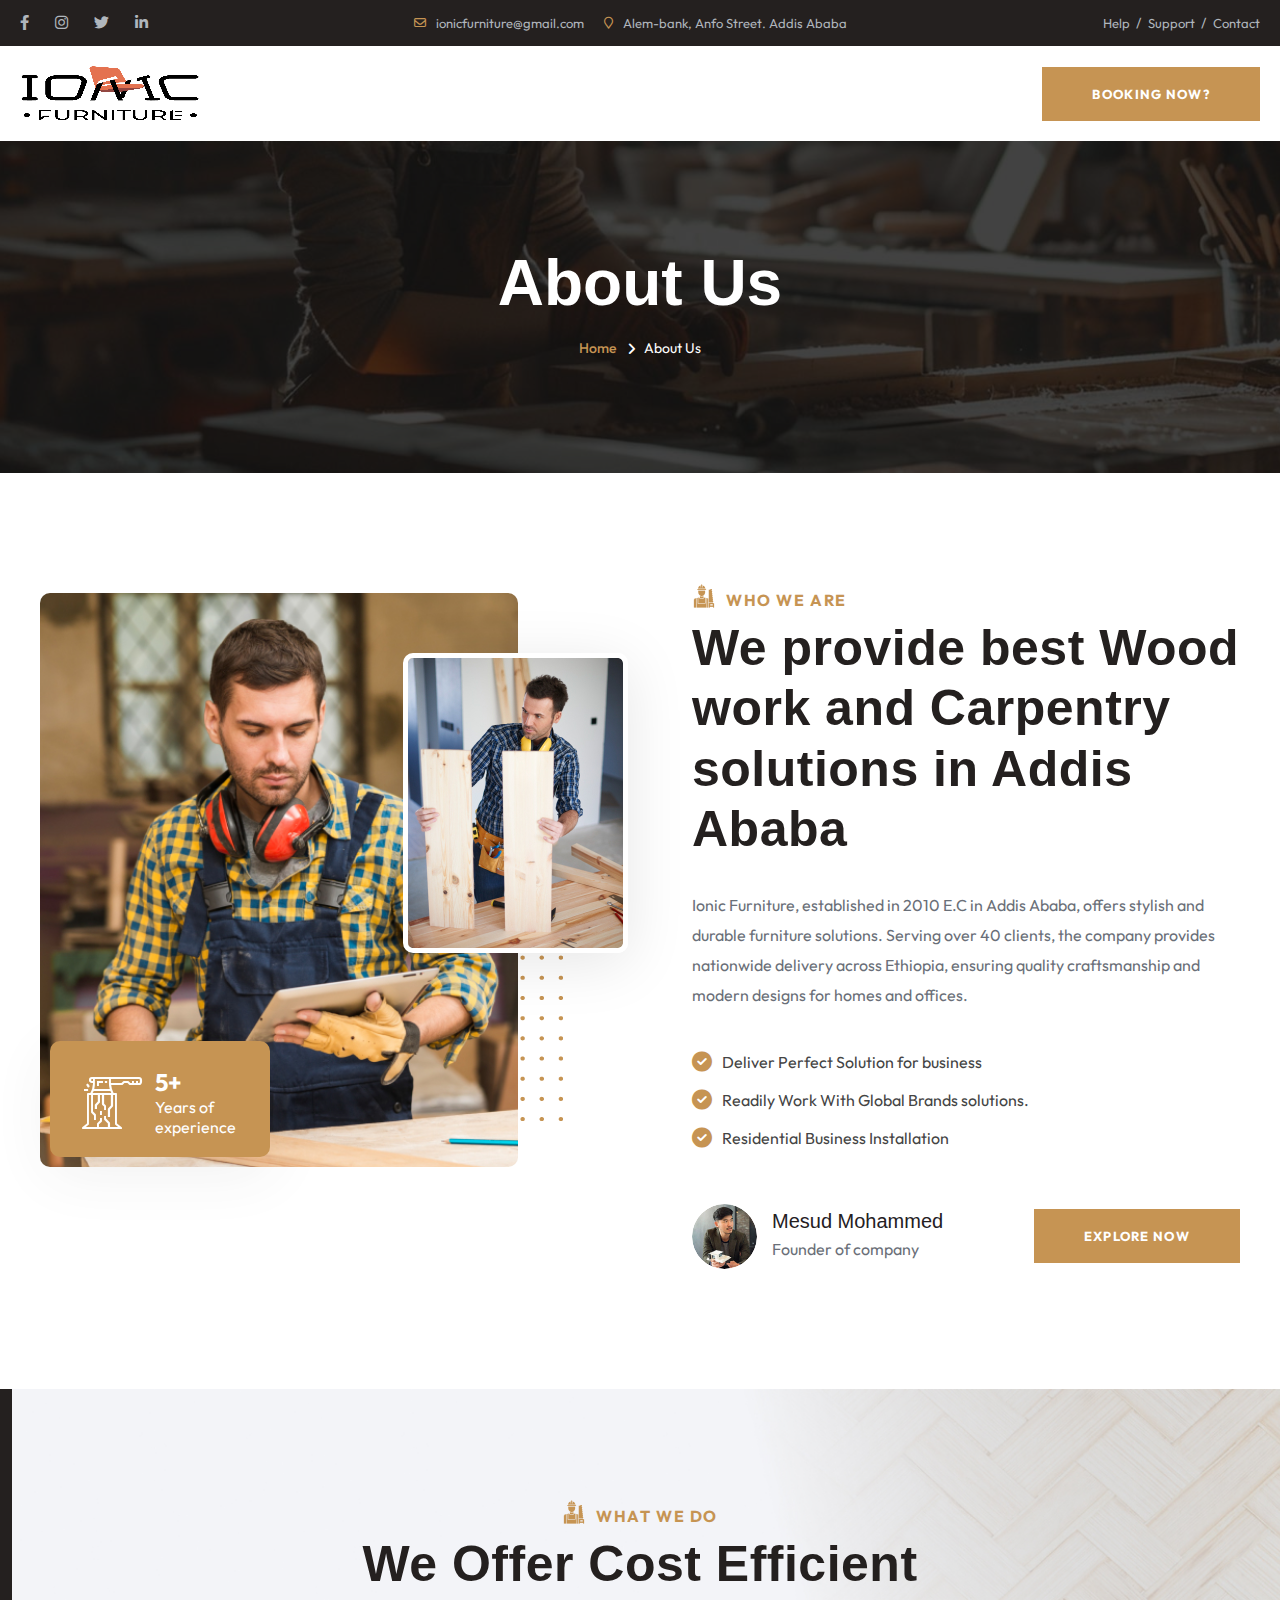
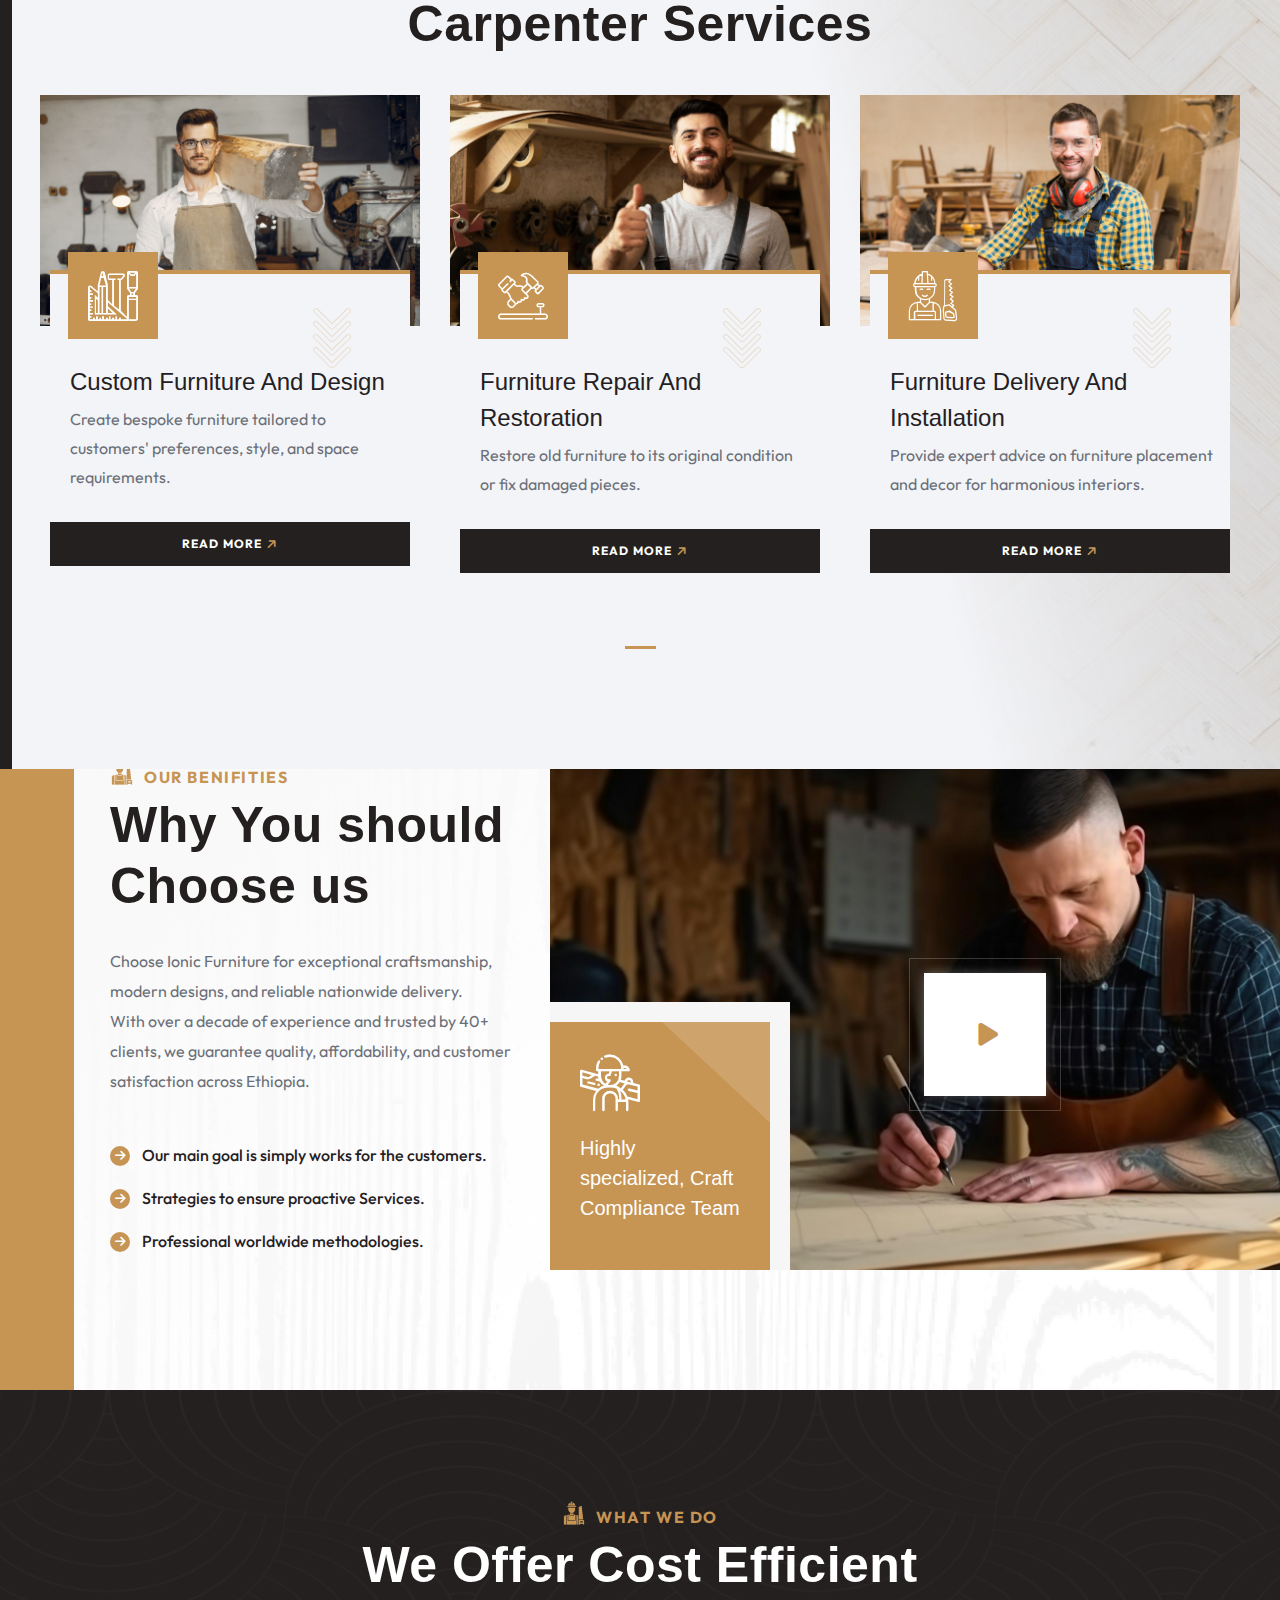
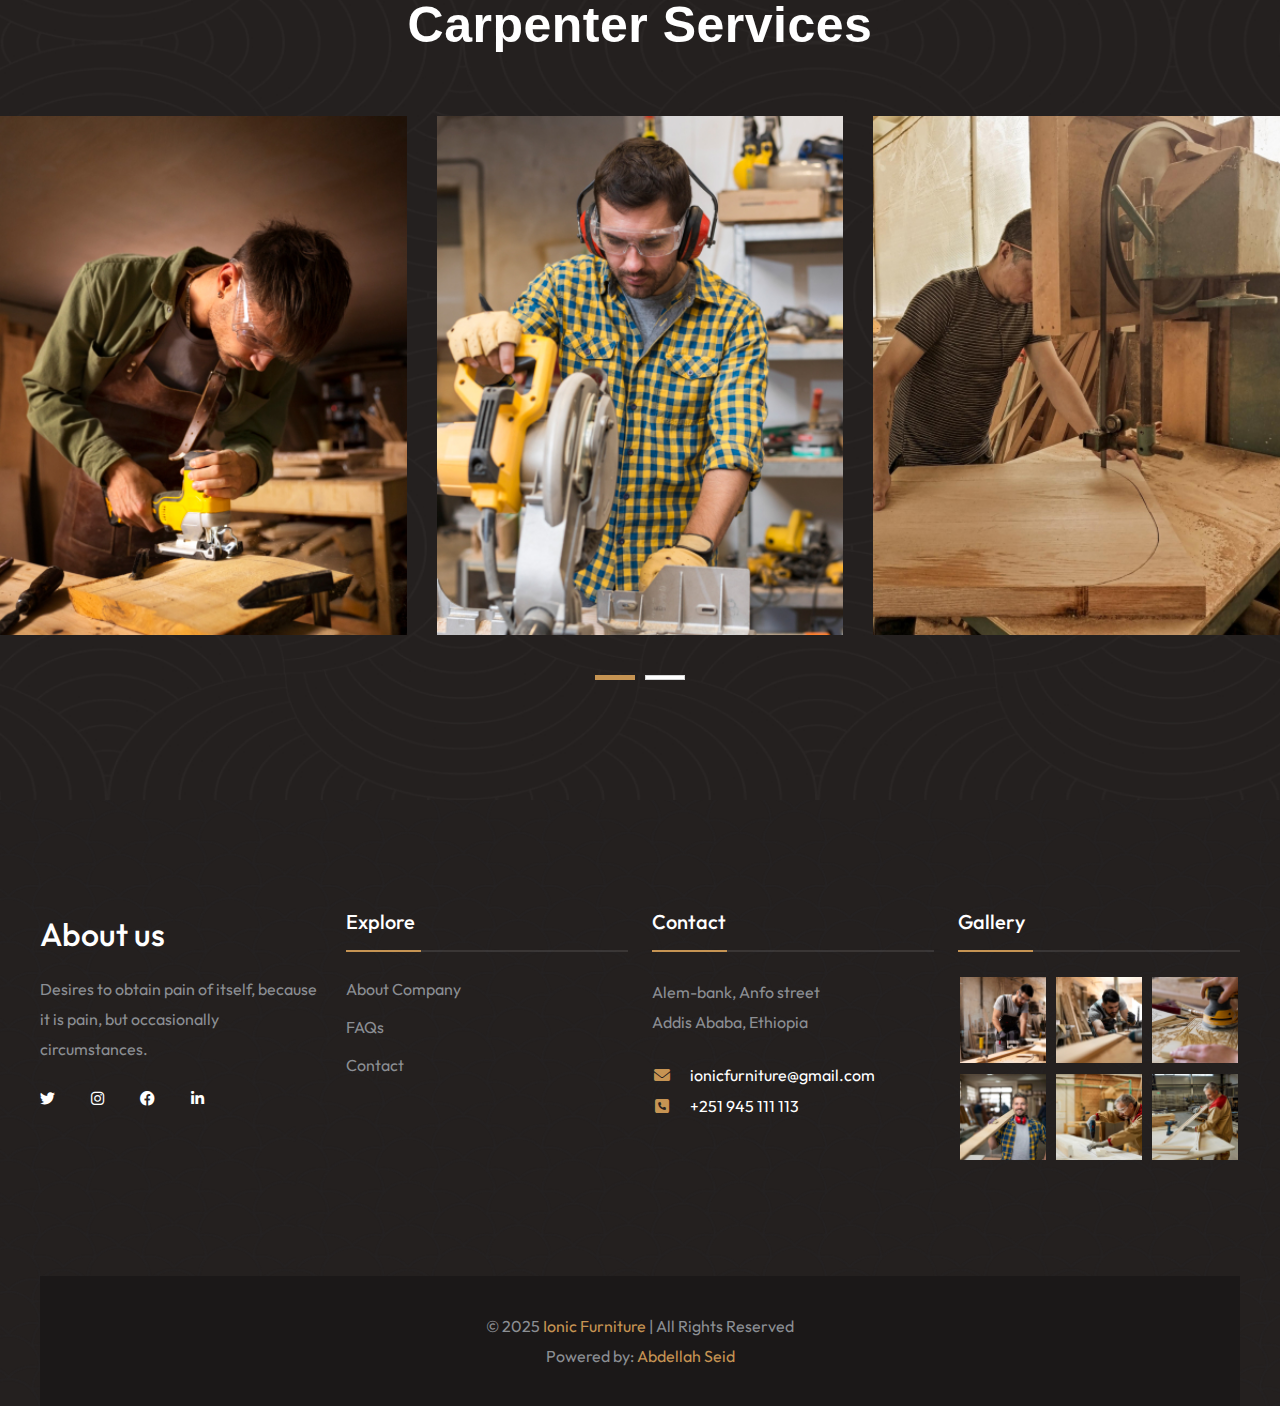
<file: About-us.html>
<!DOCTYPE html>
<html lang="en">

<head>
<meta charset="utf-8">
<title>Ionic - About us</title>
<!-- Stylesheets -->
<link href="css/bootstrap.min.css" rel="stylesheet">
<link href="css/style.css" rel="stylesheet">

<link rel="shortcut icon" href="Mesud-images/ionic-favicon-2.jpg" type="image/x-icon">
<link rel="icon" href="Mesud-images/ionic-favicon-2.jpg" type="image/x-icon">

<!-- Responsive -->
<meta http-equiv="X-UA-Compatible" content="IE=edge">
<meta name="viewport" content="width=device-width, initial-scale=1.0, maximum-scale=1.0, user-scalable=0">
<!--[if lt IE 9]><script src="https://cdnjs.cloudflare.com/ajax/libs/html5shiv/3.7.3/html5shiv.js"></script><![endif]-->
<!--[if lt IE 9]><script src="js/respond.js"></script><![endif]-->
</head>

<body>
<div class="page-wrapper">
	<!-- Preloader -->
	<!-- <div class="preloader"></div> -->

	<!-- Main Header-->
  <header class="main-header header-style-one">
		<!-- Header Top -->
		<div class="header-top">
			<div class="inner-container">
				<div class="top-left">
					<ul class="social-icon-one light">
						<li><a href="#"><span class="fab fa-facebook-f"></span></a></li>
						<li><a href="#"><span class="fab fa-instagram"></span></a></li>
						<li><a href="#"><span class="fab fa-twitter"></span></a></li>
						<li><a href="#"><span class="fab fa-linkedin-in"></span></a></li>
					</ul>
				</div>
				<div class="top-center"> 
					<!-- Info List -->
					<ul class="list-style-one light">
						<li><i class="far fa-envelope"></i> <a href="mailto:ionicfurniture@gmail.com">ionicfurniture@gmail.com</a></li>
						<li><i class="far fa-map-marker"></i> Alem-bank, Anfo Street. Addis Ababa</li>
					</ul>
				</div>
				<div class="top-right"> 
					<!-- Info List -->
					<ul class="list-style-one style-two light">
						<li><a href="#contact">Help</a></li>
						<li><a href="contact">Support</a></li>
						<li><a href="#contact">Contact</a></li>
					</ul>
				</div>
			</div>
		</div>
		<!-- Header Top -->
		
		<div class="header-lower">
			<!-- Main box -->
			<div class="main-box">
				<div class="logo-box">
					<div class="logo"><a href="index.html"><img src="Mesud-images/Details-07.png" alt="Logo"></a></div>
				</div>

				<!--Nav Box-->
				<div class="nav-outer">
					<!-- <nav class="nav main-menu">
						<ul class="navigation onepage-nav">
							<li class="current"><a href="#home">Home</a></li>
							<li><a href="#service">Services</a></li>
							<li><a href="#about">About</a></li>
							<li><a href="#project">Projects</a></li>
							<li><a href="#testimonial">Testimonials</a></li>
							<li><a href="#news">Blog</a></li>
							<li><a href="#contact">Contact</a></li>
						</ul>
					</nav> -->
				</div>
				<!-- Main Menu End-->

					<!-- Outer Box -->
					<div class="outer-box">

						<!-- Btn Box -->
						<div class="btn-box">
							<a href="page-contact.html" class="theme-btn btn-style-one bg-dark"><span class="btn-title">BOOKING NOW?</span></a>
						</div>
						
						<!-- Mobile Nav toggler -->
						<div class="mobile-nav-toggler"><span class="icon lnr-icon-bars"></span></div>
					</div>
				</div>
			</div>

			<!-- Mobile Menu  -->
			<div class="mobile-menu">
				<div class="menu-backdrop"></div>
				
				<!--Here Menu Will Come Automatically Via Javascript / Same Menu as in Header-->
				<nav class="menu-box">
					<div class="upper-box">
						<div class="nav-logo"><a href="index.html"><img src="Mesud-images/Details-08.png" alt="" title=""></a></div>
						<div class="close-btn"><i class="icon fa fa-times"></i></div>
					</div>
					
					<ul class="navigation onepage-nav clearfix">
						<!--Keep This Empty / Menu will come through Javascript-->
					</ul>
					<ul class="contact-list-one">
						<li>
							<i class="icon lnr-icon-phone-handset"></i>
							<span class="title">Call Now</span>
							<div class="text"><a href="tel:+251 945111113">+251 945 111 113</a></div>
						</li>
						<li>
							<i class="icon lnr-icon-envelope1"></i>
							<span class="title">Send Email</span>
							<div class="text"><a href="mailto:ionicfurniture@gmail.com">ionicfurniture@gmail.com</a></div>
						</li>
						<li>
							<i class="icon lnr-icon-map-marker"></i>
							<span class="title">Address</span>
							<div class="text">Alem-bank, Anfo street, Addis Ababa</div>
						</li>
					</ul>
					
					<ul class="social-links">
						<li><a href="#"><i class="fab fa-twitter"></i></a></li>
						<li><a href="#"><i class="fab fa-facebook-f"></i></a></li>
						<li><a href="#"><i class="fab fa-pinterest"></i></a></li>
						<li><a href="#"><i class="fab fa-instagram"></i></a></li>
					</ul>
				</nav>
			</div><!-- End Mobile Menu -->

			<!-- Header Search -->
			<div class="search-popup">
				<span class="search-back-drop"></span>
				<button class="close-search"><span class="fa fa-times"></span></button>
				
				<div class="search-inner">
					<form method="post" action="https://html.kodesolution.com/2024/carpento-html/index.html">
						<div class="form-group">
							<input type="search" name="search-field" value="" placeholder="Search..." required="">
							<button type="submit"><i class="fa fa-search"></i></button>
						</div>
					</form>
				</div>
			</div>
			<!-- End Header Search -->

			<!-- Sticky Header  -->
			<div class="sticky-header">
				<div class="auto-container">
					<div class="inner-container">
						<!--Logo-->
						<div class="logo">
							<a href="index.html"><img src="Mesud-images/Details-07.png" alt="Logo"></a>
						</div>
						
						<!--Right Col-->
						<div class="nav-outer">
							<!-- Main Menu -->
							<nav class="main-menu">
								<div class="navbar-collapse show collapse clearfix">
									<ul class="navigation onepage-nav clearfix">
										<!--Keep This Empty / Menu will come through Javascript-->
									</ul>
								</div>
							</nav><!-- Main Menu End-->

							<!--Mobile Navigation Toggler-->
							<div class="mobile-nav-toggler"><span class="icon lnr-icon-bars"></span></div>
						</div>
					</div>
				</div>
			</div><!-- End Sticky Menu -->
		</header>
	<!--End Main Header -->

	<!-- Start main-content -->
	<section class="page-title" style="background-image: url(images/background/page-title.jpg);">
		<div class="auto-container">
			<div class="title-outer text-center">
				<h1 class="title">About Us</h1>
				<ul class="page-breadcrumb">
					<li><a href="index.html">Home</a></li>
					<li>About Us</li>
				</ul>
			</div>
		</div>
	</section>
	<!-- end main-content -->

  <!-- About Section -->
	<section class="about-section-eight style-two">
		<div class="auto-container">
			<div class="row">
				<div class="content-column col-xl-6 col-lg-7 col-md-12 col-sm-12 order-2 wow fadeInRight" data-wow-delay="600ms">
					<div class="inner-column">
						<div class="sec-title">
							<span class="sub-title">WHO WE ARE</span>
							<h2>We provide best Wood work and Carpentry solutions in Addis Ababa</h2>
							<div class="text">Ionic Furniture, established in 2010 E.C in Addis Ababa, offers stylish and durable furniture solutions. Serving over 40 clients, 
								the company provides nationwide delivery across Ethiopia, ensuring quality craftsmanship and modern designs for homes and offices.</div>
						</div>

						<ul class="list-style-two">
							<li><i class="fa fa-check-circle"></i> Deliver Perfect Solution for business</li>
							<li><i class="fa fa-check-circle"></i> Readily Work With Global Brands solutions.</li>
							<li><i class="fa fa-check-circle"></i> Residential Business Installation</li>
						</ul>

						<div class="btn-box">
							<div class="founder-info">
								<div class="thumb"><img src="images/resource/about1-thumb2.jpg" alt=""></div>
								<h5 class="name">Mesud Mohammed</h5>
								<span class="designation">Founder of company</span>
							</div>
							<a href="page-about.html" class="theme-btn btn-style-one bg-dark"><span class="btn-title">Explore now</span></a>
						</div>
					</div>
				</div>

				<!-- Image Column -->
				<div class="image-column col-xl-6 col-lg-5 col-md-12 col-sm-12">
					<div class="inner-column wow fadeInLeft">
						<figure class="image-1 overlay-anim wow fadeInUp"><img src="images/resource/about3-1.jpg" alt=""></figure>
						<figure class="image-2 overlay-anim wow fadeInRight"><img src="images/resource/about3-2.jpg" alt=""></figure>
						<div class="experience bounce-y">
							<div class="inner">
								<i class="icon flaticon-saw"></i>
								<div class="text"><strong>5+</strong> Years of <br />experience</div>
							</div>
						</div>
					</div>
				</div>
			</div>
		</div>
	</section>
  <!--Emd About Section -->

  <!-- Services Section -->
	<section class="services-section-two">
		<div class="bg bg-image" style="background-image: url(images/background/7.jpg)"></div>
		<div class="bg bg-image2" style="background-image: url(images/background/8.jpg)"></div>
		<div class="auto-container">
			<div class="sec-title text-center">
				<span class="sub-title">WHAT WE DO</span>
				<h2>We Offer Cost Efficient <br />Carpenter Services</h2>
			</div>
			<div class="services-carousel owl-carousel owl-theme default-dots">

				<!-- Service Block -->
				<div class="service-block-two">
					<div class="inner-box">
						<div class="image-box">
							<figure class="image"><a href="service-details-1.html"><img src="images/resource/service2-1.jpg" alt="Image"></a></figure>
						</div>
						<div class="content-box">
							<div class="inner"> <i class="icon flaticon-carpentry"></i>
								<h4 class="title"><a href="service-details-1.html">Custom Furniture And Design</a></h4>
								<div class="text">Create bespoke furniture tailored to customers' preferences, style, and space requirements.</div>
							</div>
							<a href="service-details-1.html" class="theme-btn btn-style-one dark-bg"><span class="btn-title">READ MORE <i class="fa fa-arrow-right"></i></span></a>
						</div>
					</div>
				</div>

				<!-- Service Block -->
				<div class="service-block-two">
					<div class="inner-box">
						<div class="image-box">
							<figure class="image"><a href="service-details-2.html"><img src="images/resource/service2-2.jpg" alt="Image"></a></figure>
						</div>
						<div class="content-box">
							<div class="inner"> <i class="icon flaticon-hammer"></i>
								<h4 class="title"><a href="service-details-2.html">Furniture Repair And Restoration</a></h4>
								<div class="text">Restore old furniture to its original condition or fix damaged pieces.</div>
							</div>
							<a href="service-details-2.html" class="theme-btn btn-style-one dark-bg"><span class="btn-title">READ MORE <i class="fa fa-arrow-right"></i></span></a>
						</div>
					</div>
				</div>

				<!-- Service Block -->
				<div class="service-block-two">
					<div class="inner-box">
						<div class="image-box">
							<figure class="image"><a href="service-details-3.html"><img src="images/resource/service2-3.jpg" alt="Image"></a></figure>
						</div>
						<div class="content-box">
							<div class="inner"> <i class="icon flaticon-carpenter-5"></i>
								<h4 class="title"><a href="service-details-3.html">Furniture Delivery And Installation</a></h4>
								<div class="text">Provide expert advice on furniture placement and decor for harmonious interiors.	   </div>
							</div>
							<a href="service-details-3.html" class="theme-btn btn-style-one dark-bg"><span class="btn-title">READ MORE <i class="fa fa-arrow-right"></i></span></a>
						</div>
					</div>
				</div>


			</div>
		</div>
	</section>
  <!-- End Services Section-->

  <!-- Why Choose Us -->
	<div class="video-section-two">
		<div class="bg bg-image" style="background-image: url(images/background/11.jpg);"></div>
		<div class="auto-container">
			<div class="row align-items-end">
				<div class="content-column col-xl-5 order-2">
					<div class="sec-title style-three">
						<span class="sub-title">OUR BENIFITIES</span>
						<h2>Why You should <br />Choose us</h2>
						<div class="text">Choose Ionic Furniture for exceptional craftsmanship, modern designs, and reliable nationwide delivery.<br /> With over a decade of experience and trusted by 40+ clients, we guarantee quality, affordability, and customer satisfaction across Ethiopia.</div>
					</div>
					<ul class="list-style-four">
						<li>Our main goal is simply works for the customers.</li>
						<li>Strategies to ensure proactive Services.</li>
						<li>Professional  worldwide methodologies.</li>
					</ul>
				</div>
				<div class="image-column col-xl-7 order-xl-2">
					<div class="inner-column">
						<figure class="image mb-0"><img src="images/background/10.jpg" alt="Image"></figure>
						<div class="video-box">
							<div class="btn-box">
								<a href="https://www.youtube.com/watch?v=B-CoK1bYpv8&ab_channel=ModernMakeovers" class="play-now lightbox-image" data-fancybox="gallery" data-caption="">
									<i class="icon fa fa-play" aria-hidden="true"></i>
								</a>
							</div>
						</div>
						<div class="experience">
							<div class="inner">
								<i class="icon flaticon-carpenter-7"></i>
								<h5 title="title">Highly specialized, Craft Compliance Team</h5>
							</div>
						</div>
					</div>
				</div>
			</div>
		</div>
	</div>
  <!-- End Why Choose Us -->

  <!-- Project Section -->
	<section class="project-section">
		<div class="bg bg-image" style="background-image: url(images/background/2.jpg)"></div>
		<div class="auto-container">
			<div class="sec-title text-center light">
				<span class="sub-title">WHAT WE DO</span>
				<h2>We Offer Cost Efficient <br />Carpenter Services</h2>
			</div>
		</div>
		<div class="outer-box">
			<div class="projects-carousel owl-carousel owl-theme default-dots">

				<!-- Project Block -->
				<div class="project-block">
					<div class="inner-box">
						<div class="image-box">
							<figure class="image"><a href="Project-details-1.html"><img src="images/resource/project1-1.jpg" alt="Image"></a></figure>
						</div>
						<div class="content-box">
							<a href="Project-details-1.html" class="theme-btn read-more"><i class="fa far fa-arrow-up"></i></a><br />
							<h4 class="title"><a href="Project-details-1.html">Custom Bedroom</a></h4>
							<span class="cat">Ionic Furniture</span>
						</div>
						<div class="overlay-1"></div>
					</div>
				</div>

				<!-- Project Block -->
				<div class="project-block">
					<div class="inner-box">
						<div class="image-box">
							<figure class="image"><a href="Project-details-2.html"><img src="images/resource/project1-2.jpg" alt="Image"></a></figure>
						</div>
						<div class="content-box">
							<a href="Project-details-2.html" class="theme-btn read-more"><i class="fa far fa-arrow-up"></i></a><br />
							<h4 class="title"><a href="Project-details-2.html">Office Furniture </a></h4>
							<span class="cat">Ionic Furniture</span>
						</div>
						<div class="overlay-1"></div>
					</div>
				</div>

				<!-- Project Block -->
				<div class="project-block">
					<div class="inner-box">
						<div class="image-box">
							<figure class="image"><a href="Project-details-3.html"><img src="images/resource/project1-3.jpg" alt="Image"></a></figure>
						</div>
						<div class="content-box">
							<a href="Project-details-3.html" class="theme-btn read-more"><i class="fa far fa-arrow-up"></i></a><br />
							<h4 class="title"><a href="Project-details-3.html">Garden Furniture</a></h4>
							<span class="cat">Ionic Furniture</span>
						</div>
						<div class="overlay-1"></div>
					</div>
				</div>

				<!-- Project Block -->
				<div class="project-block">
					<div class="inner-box">
						<div class="image-box">
							<figure class="image"><a href="Project-details-4.html"><img src="images/resource/project1-4.jpg" alt="Image"></a></figure>
						</div>
						<div class="content-box">
							<a href="Project-details-4.html" class="theme-btn read-more"><i class="fa far fa-arrow-up"></i></a><br />
							<h4 class="title"><a href="Project-details-4.html">Kitchen Cabinetry</a></h4>
							<span class="cat">Ionic Furniture</span>
						</div>
						<div class="overlay-1"></div>
					</div>
				</div>

				<!-- Project Block -->
				<div class="project-block">
					<div class="inner-box">
						<div class="image-box">
							<figure class="image"><a href="Project-details-5.html"><img src="images/resource/project1-5.jpg" alt="Image"></a></figure>
						</div>
						<div class="content-box">
							<a href="Project-details-5.html" class="theme-btn read-more"><i class="fa far fa-arrow-up"></i></a><br />
							<h4 class="title"><a href="Project-details-5.html">Entertainment Units</a></h4>
							<span class="cat">Ionic Furniture</span>
						</div>
						<div class="overlay-1"></div>
					</div>
				</div>

				

				
			</div>
		</div>
	</section>
  <!--End Project Section -->

	<!-- Main Footer -->
	<footer class="main-footer" id="contact">
		<div class="bg-image"  style="background-image: url(images/pattern/shape-1.png)"></div>

		<!--Widgets Section-->
		<div class="widgets-section">
			<div class="auto-container">
				<div class="row">
					<!--Footer Column-->
					<div class="footer-column col-lg-3 col-sm-6">
						<div class="footer-widget about-widget">
							<h5 class="about-title">About us</h5>
							<div class="text">Desires to obtain pain of itself, because it is pain, but occasionally circumstances.</div>
							<ul class="social-icon-two">
								<li><a href="#"><i class="fab fa-twitter"></i></a></li>
								<li><a href="#"><i class="fab fa-instagram"></i></a></li>
								<li><a href="#"><i class="fab fa-facebook"></i></a></li>
								<li><a href="#"><i class="fab fa-linkedin-in"></i></a></li>
							</ul>
						</div>
					</div>

					<!--Footer Column-->
					<div class="footer-column col-lg-3 col-sm-6">
						<div class="footer-widget">
							<h5 class="widget-title">Explore</h5>
							<ul class="user-links">
								<li><a href="#">About Company</a></li>
								<li><a href="page-faq.html">FAQs</a></li>
								<!-- <li><a href="#">News & Media</a></li> -->
								<!-- <li><a href="#">Our Projects</a></li> -->
								<li><a href="page-contact.html">Contact</a></li>
							</ul>
						</div>
					</div>

					<!--Footer Column-->
					<div class="footer-column col-lg-3 col-sm-6">
						<div class="footer-widget contact-widget">
							<h5 class="widget-title">Contact</h5>
							<div class="widget-content">
								<div class="text">Alem-bank, Anfo street <br /> Addis Ababa, Ethiopia</div>
								<ul class="contact-info">
									<li><i class="fa fa-envelope"></i> <a href="mailto:ionicfurniture@gmail.com">ionicfurniture@gmail.com</a><br /></li>
									<li><i class="fa fa-phone-square"></i> <a href="tel:+251 945111113">+251 945 111 113</a><br /></li>
								</ul>
							</div>
						</div>
					</div>

					<!--Footer Column-->
					<div class="footer-column col-lg-3 col-sm-6">
						<div class="footer-widget gallery-widget">
							<h5 class="widget-title">Gallery</h5>
							<div class="widget-content">
								<div class="outer clearfix">
									<figure class="image">
										<a href="#"><img src="images/resource/project-thumb-1.jpg" alt=""></a>
									</figure>
									<figure class="image">
										<a href="#"><img src="images/resource/project-thumb-2.jpg" alt=""></a>
									</figure>
									<figure class="image">
										<a href="#"><img src="images/resource/project-thumb-3.jpg" alt=""></a>
									</figure>
									<figure class="image">
										<a href="#"><img src="images/resource/project-thumb-4.jpg" alt=""></a>
									</figure>
									<figure class="image">
										<a href="#"><img src="images/resource/project-thumb-5.jpg" alt=""></a>
									</figure>
									<figure class="image">
										<a href="#"><img src="images/resource/project-thumb-6.jpg" alt=""></a>
									</figure>
								</div>
							</div>
						</div>
					</div>
				</div>
			</div>
		</div>

		<!--Footer Bottom-->
		<div class="footer-bottom">
			<div class="auto-container">
				<div class="inner-container">
					<div class="copyright-text">&copy; 2025 <a href="index.html">Ionic Furniture</a> | All Rights Reserved <br> Powered by:<a href="https://abdellahseid.netlify.app" target="_blank"> Abdellah Seid</a>
					</div>
				</div>
			</div>
		</div>
	</footer>
	<!--End Main Footer -->

</div>
<!-- End Page Wrapper -->
<!-- Scroll To Top -->
<div class="scroll-to-top scroll-to-target" data-target="html"><span class="fa fa-angle-up"></span></div>

<script data-cfasync="false" src="https://html.kodesolution.com/cdn-cgi/scripts/5c5dd728/cloudflare-static/email-decode.min.js"></script><script src="js/jquery.js"></script>
<script src="js/popper.min.js"></script>
<script src="js/bootstrap.min.js"></script>
<script src="js/jquery.fancybox.js"></script>
<script src="js/jquery-ui.js"></script>
<script src="js/wow.js"></script>
<script src="js/appear.js"></script>
<script src="js/select2.min.js"></script>
<script src="js/swiper.min.js"></script>
<script src="js/owl.js"></script>
<script src="js/script.js"></script>
</body>

</html>
</file>
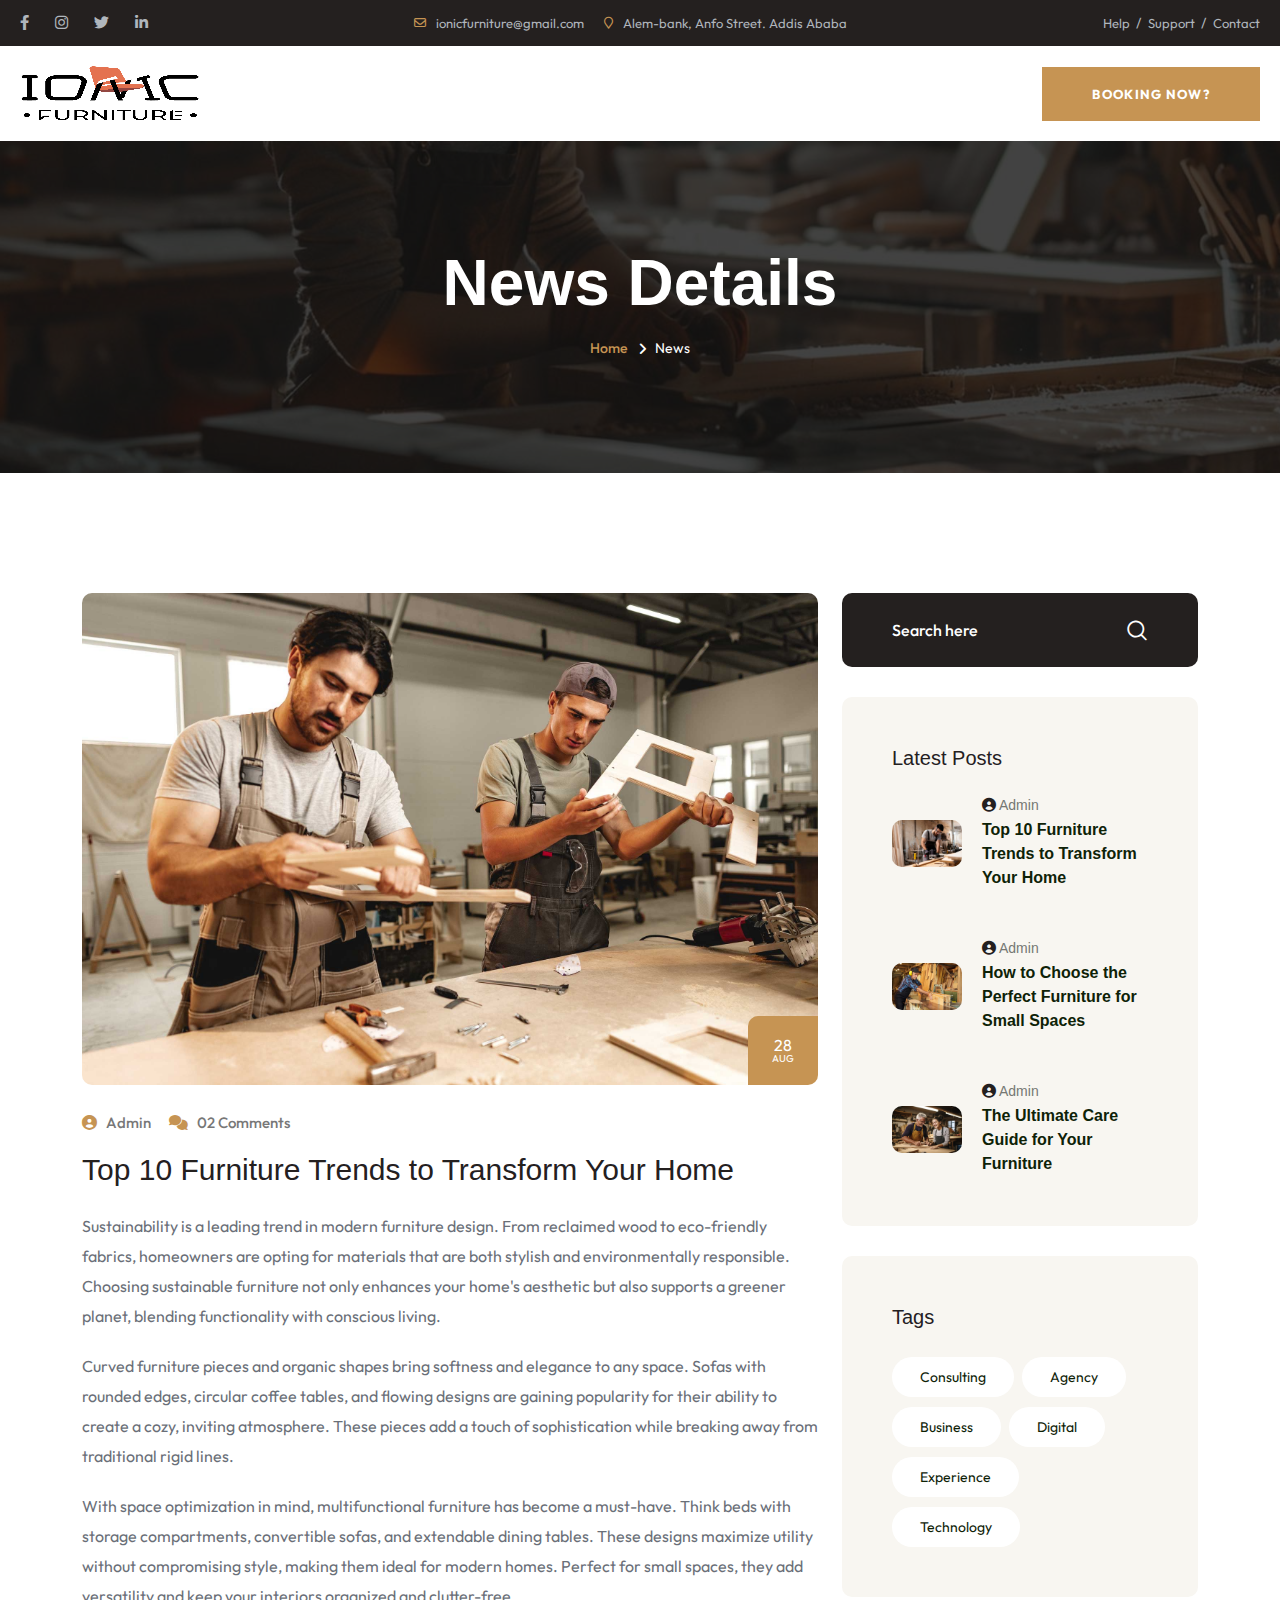
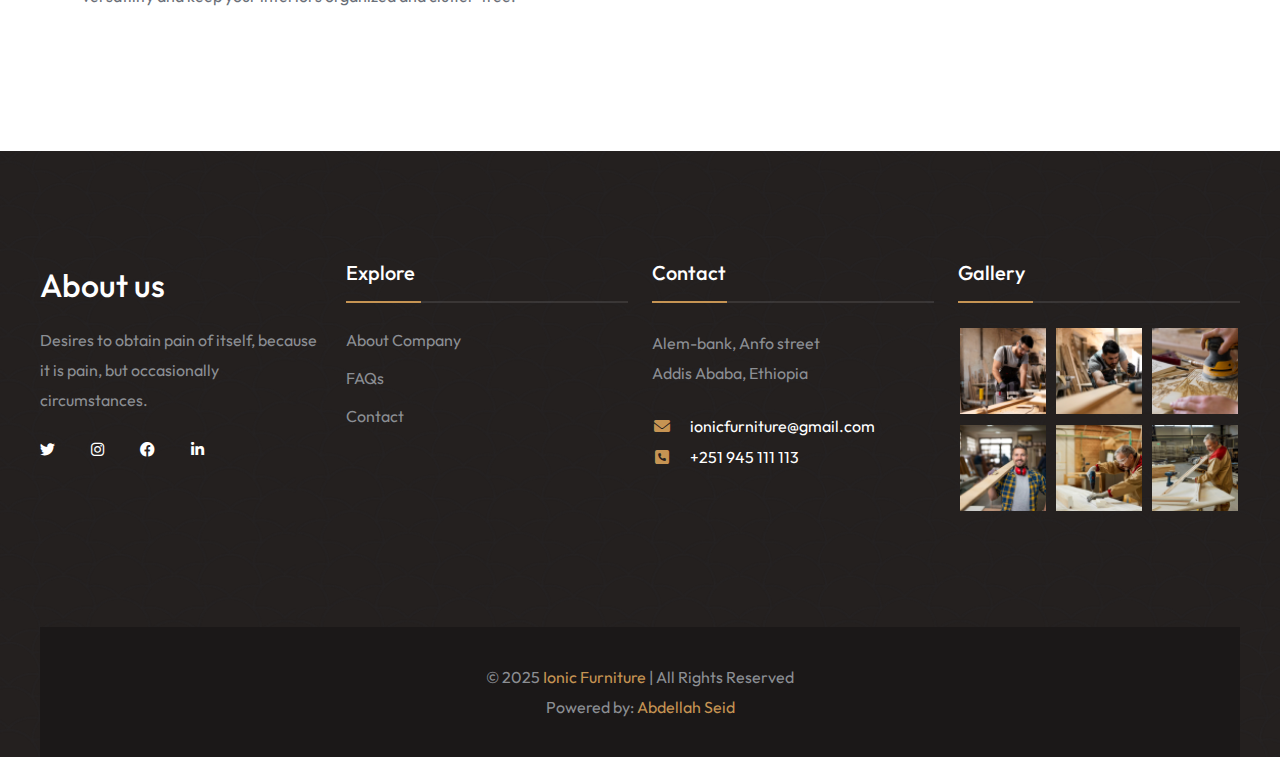
<file: news-details-1.html>
<!DOCTYPE html>
<html lang="en">

<head>
<meta charset="utf-8">
<title>Ionic - News details</title>
<!-- Stylesheets -->
<link href="css/bootstrap.min.css" rel="stylesheet">
<link href="css/style.css" rel="stylesheet">

<link rel="shortcut icon" href="Mesud-images/ionic-favicon-2.jpg" type="image/x-icon">
<link rel="icon" href="Mesud-images/ionic-favicon-2.jpg" type="image/x-icon">

<!-- Responsive -->
<meta http-equiv="X-UA-Compatible" content="IE=edge">
<meta name="viewport" content="width=device-width, initial-scale=1.0, maximum-scale=1.0, user-scalable=0">
<!--[if lt IE 9]><script src="https://cdnjs.cloudflare.com/ajax/libs/html5shiv/3.7.3/html5shiv.js"></script><![endif]-->
<!--[if lt IE 9]><script src="js/respond.js"></script><![endif]-->
</head>

<body>
<div class="page-wrapper">
	<!-- Preloader -->
	<!-- <div class="preloader"></div> -->

	<!-- Main Header-->
  <header class="main-header header-style-one">
		<!-- Header Top -->
		<div class="header-top">
			<div class="inner-container">
				<div class="top-left">
					<ul class="social-icon-one light">
						<li><a href="#"><span class="fab fa-facebook-f"></span></a></li>
						<li><a href="#"><span class="fab fa-instagram"></span></a></li>
						<li><a href="#"><span class="fab fa-twitter"></span></a></li>
						<li><a href="#"><span class="fab fa-linkedin-in"></span></a></li>
					</ul>
				</div>
				<div class="top-center"> 
					<!-- Info List -->
					<ul class="list-style-one light">
						<li><i class="far fa-envelope"></i> <a href="mailto:ionicfurniture@gmail.com">ionicfurniture@gmail.com</a></li>
						<li><i class="far fa-map-marker"></i> Alem-bank, Anfo Street. Addis Ababa</li>
					</ul>
				</div>
				<div class="top-right"> 
					<!-- Info List -->
					<ul class="list-style-one style-two light">
						<li><a href="#contact">Help</a></li>
						<li><a href="contact">Support</a></li>
						<li><a href="#contact">Contact</a></li>
					</ul>
				</div>
			</div>
		</div>
		<!-- Header Top -->
		
		<div class="header-lower">
			<!-- Main box -->
			<div class="main-box">
				<div class="logo-box">
					<div class="logo"><a href="index.html"><img src="Mesud-images/Details-07.png" alt="Logo"></a></div>
				</div>

				<!--Nav Box-->
				<div class="nav-outer">
					<!-- <nav class="nav main-menu">
						<ul class="navigation onepage-nav">
							<li class="current"><a href="#home">Home</a></li>
							<li><a href="#service">Services</a></li>
							<li><a href="#about">About</a></li>
							<li><a href="#project">Projects</a></li>
							<li><a href="#testimonial">Testimonials</a></li>
							<li><a href="#news">Blog</a></li>
							<li><a href="#contact">Contact</a></li>
						</ul>
					</nav> -->
				</div>
				<!-- Main Menu End-->

					<!-- Outer Box -->
					<div class="outer-box">

						<!-- Btn Box -->
						<div class="btn-box">
							<a href="page-contact.html" class="theme-btn btn-style-one bg-dark"><span class="btn-title">BOOKING NOW?</span></a>
						</div>
						
						<!-- Mobile Nav toggler -->
						<div class="mobile-nav-toggler"><span class="icon lnr-icon-bars"></span></div>
					</div>
				</div>
			</div>

			<!-- Mobile Menu  -->
			<div class="mobile-menu">
				<div class="menu-backdrop"></div>
				
				<!--Here Menu Will Come Automatically Via Javascript / Same Menu as in Header-->
				<nav class="menu-box">
					<div class="upper-box">
						<div class="nav-logo"><a href="index.html"><img src="Mesud-images/Details-08.png" alt="" title=""></a></div>
						<div class="close-btn"><i class="icon fa fa-times"></i></div>
					</div>
					
					<ul class="navigation onepage-nav clearfix">
						<!--Keep This Empty / Menu will come through Javascript-->
					</ul>
					<ul class="contact-list-one">
						<li>
							<i class="icon lnr-icon-phone-handset"></i>
							<span class="title">Call Now</span>
							<div class="text"><a href="tel:+251 945111113">+251 945 111 113</a></div>
						</li>
						<li>
							<i class="icon lnr-icon-envelope1"></i>
							<span class="title">Send Email</span>
							<div class="text"><a href="mailto:ionicfurniture@gmail.com">ionicfurniture@gmail.com</a></div>
						</li>
						<li>
							<i class="icon lnr-icon-map-marker"></i>
							<span class="title">Address</span>
							<div class="text">Alem-bank, Anfo street, Addis Ababa</div>
						</li>
					</ul>
					
					<ul class="social-links">
						<li><a href="#"><i class="fab fa-twitter"></i></a></li>
						<li><a href="#"><i class="fab fa-facebook-f"></i></a></li>
						<li><a href="#"><i class="fab fa-pinterest"></i></a></li>
						<li><a href="#"><i class="fab fa-instagram"></i></a></li>
					</ul>
				</nav>
			</div><!-- End Mobile Menu -->

			<!-- Header Search -->
			<div class="search-popup">
				<span class="search-back-drop"></span>
				<button class="close-search"><span class="fa fa-times"></span></button>
				
				<div class="search-inner">
					<form method="post" action="https://html.kodesolution.com/2024/carpento-html/index.html">
						<div class="form-group">
							<input type="search" name="search-field" value="" placeholder="Search..." required="">
							<button type="submit"><i class="fa fa-search"></i></button>
						</div>
					</form>
				</div>
			</div>
			<!-- End Header Search -->

			<!-- Sticky Header  -->
			<div class="sticky-header">
				<div class="auto-container">
					<div class="inner-container">
						<!--Logo-->
						<div class="logo">
							<a href="index.html"><img src="Mesud-images/Details-07.png" alt="Logo"></a>
						</div>
						
						<!--Right Col-->
						<div class="nav-outer">
							<!-- Main Menu -->
							<nav class="main-menu">
								<div class="navbar-collapse show collapse clearfix">
									<ul class="navigation onepage-nav clearfix">
										<!--Keep This Empty / Menu will come through Javascript-->
									</ul>
								</div>
							</nav><!-- Main Menu End-->

							<!--Mobile Navigation Toggler-->
							<div class="mobile-nav-toggler"><span class="icon lnr-icon-bars"></span></div>
						</div>
					</div>
				</div>
			</div><!-- End Sticky Menu -->
		</header>
	<!--End Main Header -->

	<!-- Start main-content -->
	<section class="page-title" style="background-image: url(images/background/page-title.jpg);">
		<div class="auto-container">
			<div class="title-outer text-center">
				<h1 class="title">News Details</h1>
				<ul class="page-breadcrumb">
					<li><a href="index.html">Home</a></li>
					<li>News</li>
				</ul>
			</div>
		</div>
	</section>
	<!-- end main-content -->

	<!--Blog Details Start-->
	<section class="blog-details">
		<div class="container">
			<div class="row">
				<div class="col-xl-8 col-lg-7">
					<div class="blog-details__left">
						<div class="blog-details__img">
							<img src="images/resource/news-details.jpg" alt="">
							<div class="blog-details__date">
								<span class="day">28</span>
								<span class="month">Aug</span>
							</div>
						</div>
						<div class="blog-details__content">
							<ul class="list-unstyled blog-details__meta">
								<li><a href="news-details.html"><i class="fas fa-user-circle"></i> Admin</a> </li>
								<li><a href="news-details.html"><i class="fas fa-comments"></i> 02
										Comments</a>
								</li>
							</ul>
							<h3 class="blog-details__title">Top 10 Furniture Trends to Transform Your Home</h3>
							<p class="blog-details__text-2">Sustainability is a leading trend in modern furniture design. From reclaimed wood to eco-friendly fabrics, homeowners are opting for materials that are both stylish and environmentally responsible. 
								Choosing sustainable furniture not only enhances your home's aesthetic but also supports a greener planet, blending functionality with conscious living.
							</p>
							<p class="blog-details__text-2">Curved furniture pieces and organic shapes bring softness and elegance to any space. Sofas with rounded edges, circular coffee tables, and flowing designs are gaining popularity for their ability to create a cozy, 
								inviting atmosphere. These pieces add a touch of sophistication while breaking away from traditional rigid lines.
							</p>
							<p class="blog-details__text-2">With space optimization in mind, multifunctional furniture has become a must-have. Think beds with storage compartments, convertible sofas, and extendable dining tables. These designs maximize utility without compromising style, 
								making them ideal for modern homes. Perfect for small spaces, they add versatility and keep your interiors organized and clutter-free.

							</p>
						</div>
						<!-- <div class="blog-details__bottom">
							<p class="blog-details__tags"> <span>Tags</span> <a href="news-details.html">Business</a> <a href="news-details.html">Agency</a> </p>
							<div class="blog-details__social-list"> <a href="news-details.html"><i class="fab fa-twitter"></i></a> <a href="news-details.html"><i class="fab fa-facebook"></i></a> <a href="news-details.html"><i class="fab fa-pinterest-p"></i></a> <a href="news-details.html"><i class="fab fa-instagram"></i></a> </div>
						</div> -->
						<!-- <div class="nav-links">
							<div class="prev">
								<a href="news-details.html" rel="prev">Bring to the table win-win survival strategies</a>
							</div>
							<div class="next">
								<a href="news-details.html" rel="next">How to lead a healthy &amp; well-balanced life</a>
							</div>
						</div> -->
						<!-- <div class="comment-one">
							<h3 class="comment-one__title">2 Comments</h3>
							<div class="comment-one__single">
								<div class="comment-one__image"> <img src="images/resource/testi-2.jpg" alt=""> </div>
								<div class="comment-one__content">
									<h3>Kevin Martin</h3>
									<p>Mauris non dignissim purus, ac commodo diam. Donec sit amet lacinia nulla.
										Aliquam quis purus in justo pulvinar tempor. Aliquam tellus nulla,
										sollicitudin at euismod.
									</p>
									<a href="news-details.html" class="theme-btn btn-style-one comment-one__btn"><span class="btn-title">Reply</span></a>
								</div>
							</div>
							<div class="comment-one__single">
								<div class="comment-one__image"> <img src="images/resource/testi-1.jpg" alt=""> </div>
								<div class="comment-one__content">
									<h3>Sarah Albert</h3>
									<p>Mauris non dignissim purus, ac commodo diam. Donec sit amet lacinia nulla.
										Aliquam quis purus in justo pulvinar tempor. Aliquam tellus nulla,
										sollicitudin at euismod.
									</p>
									<a href="news-details.html" class="theme-btn btn-style-one comment-one__btn"><span class="btn-title">Reply</span></a>
								</div>
							</div>
							<div class="comment-form">
								<h3 class="comment-form__title">Leave a Comment</h3>
								<form id="contact_form" name="contact_form" class="" action="https://html.kodesolution.com/2024/carpento-html/includes/sendmail.php" method="post">
									<div class="row">
										<div class="col-sm-6">
											<div class="mb-3">
												<input name="form_name" class="form-control" type="text" placeholder="Enter Name">
											</div>
										</div>
										<div class="col-sm-6">
											<div class="mb-3">
												<input name="form_email" class="form-control required email" type="email" placeholder="Enter Email">
											</div>
										</div>
									</div>
									<div class="mb-3">
										<textarea name="form_message" class="form-control required" rows="5" placeholder="Enter Message"></textarea>
									</div>
									<div class="mb-3">
										<input name="form_botcheck" class="form-control" type="hidden" value="" />
										<button type="submit" class="theme-btn btn-style-one" data-loading-text="Please wait..."><span class="btn-title">Submit Comment</span></button>
									</div>
								</form>
							</div>
						</div> -->
					</div>
				</div>
				<div class="col-xl-4 col-lg-5">
					<div class="sidebar">
						<div class="sidebar__single sidebar__search">
							<form action="#" class="sidebar__search-form">
								<input type="search" placeholder="Search here">
								<button type="submit"><i class="lnr-icon-search"></i></button>
							</form>
						</div>
						<div class="sidebar__single sidebar__post">
							<h3 class="sidebar__title">Latest Posts</h3>
							<ul class="sidebar__post-list list-unstyled">
								<li>
									<div class="sidebar__post-image"> <img src="images/resource/news-1.jpg" alt=""> </div>
									<div class="sidebar__post-content">
										<h3> <span class="sidebar__post-content-meta"><i class="fas fa-user-circle"></i>Admin</span> <a href="#">Top 10 Furniture Trends to Transform Your Home</a>
										</h3>
									</div>
								</li>
								<li>
									<div class="sidebar__post-image"> <img src="images/resource/news-2.jpg" alt=""> </div>
									<div class="sidebar__post-content">
										<h3> <span class="sidebar__post-content-meta"><i class="fas fa-user-circle"></i>Admin</span> <a href="news-details-2.html">How to Choose the Perfect Furniture for Small Spaces</a> </h3>
									</div>
								</li>
								<li>
									<div class="sidebar__post-image"> <img src="images/resource/news-3.jpg" alt=""> </div>
									<div class="sidebar__post-content">
										<h3> <span class="sidebar__post-content-meta"><i class="fas fa-user-circle"></i>Admin</span> <a href="news-details-3.html">The Ultimate Care Guide for Your Furniture</a> </h3>
									</div>
								</li>
							</ul>
						</div>
						<!-- <div class="sidebar__single sidebar__category">
							<h3 class="sidebar__title">Categories</h3>
							<ul class="sidebar__category-list list-unstyled">
								<li><a href="news-details.html">Business<span class="icon-right-arrow"></span></a> </li>
								<li class="active"><a href="news-details.html">Digital Agency<span class="icon-right-arrow"></span></a></li>
								<li><a href="news-details.html">Introductions<span class="icon-right-arrow"></span></a> </li>
								<li><a href="news-details.html">New Technologies<span class="icon-right-arrow"></span></a> </li>
								<li><a href="news-details.html">Parallax Effects<span class="icon-right-arrow"></span></a> </li>
								<li><a href="news-details.html">Web Development<span class="icon-right-arrow"></span></a> </li>
							</ul>
						</div> -->
						<div class="sidebar__single sidebar__tags">
							<h3 class="sidebar__title">Tags</h3>
							<div class="sidebar__tags-list"> <a href="#">Consulting</a> <a href="#">Agency</a> <a href="#">Business</a> <a href="#">Digital</a> <a href="#">Experience</a> <a href="#">Technology</a> </div>
						</div>
						<!-- <div class="sidebar__single sidebar__comments">
							<h3 class="sidebar__title">Recent Comments</h3>
							<ul class="sidebar__comments-list list-unstyled">
								<li>
									<div class="sidebar__comments-icon"> <i class="fas fa-comments"></i> </div>
									<div class="sidebar__comments-text-box">
										<p>A wordpress commenter on <br>
											launch new mobile app
										</p>
									</div>
								</li>
								<li>
									<div class="sidebar__comments-icon"> <i class="fas fa-comments"></i> </div>
									<div class="sidebar__comments-text-box">
										<p> <span>John Doe</span> on template:</p>
										<h5>comments</h5>
									</div>
								</li>
								<li>
									<div class="sidebar__comments-icon"> <i class="fas fa-comments"></i> </div>
									<div class="sidebar__comments-text-box">
										<p>A wordpress commenter on <br>
											launch new mobile app
										</p>
									</div>
								</li>
								<li>
									<div class="sidebar__comments-icon"> <i class="fas fa-comments"></i> </div>
									<div class="sidebar__comments-text-box">
										<p> <span>John Doe</span> on template:</p>
										<h5>comments</h5>
									</div>
								</li>
							</ul>
						</div> -->
					</div>
				</div>
			</div>
		</div>
	</section>
	<!--Blog Details End-->

	<!-- Main Footer -->
	<footer class="main-footer" id="contact">
		<div class="bg-image"  style="background-image: url(images/pattern/shape-1.png)"></div>

		<!--Widgets Section-->
		<div class="widgets-section">
			<div class="auto-container">
				<div class="row">
					<!--Footer Column-->
					<div class="footer-column col-lg-3 col-sm-6">
						<div class="footer-widget about-widget">
							<h5 class="about-title">About us</h5>
							<div class="text">Desires to obtain pain of itself, because it is pain, but occasionally circumstances.</div>
							<ul class="social-icon-two">
								<li><a href="#"><i class="fab fa-twitter"></i></a></li>
								<li><a href="#"><i class="fab fa-instagram"></i></a></li>
								<li><a href="#"><i class="fab fa-facebook"></i></a></li>
								<li><a href="#"><i class="fab fa-linkedin-in"></i></a></li>
							</ul>
						</div>
					</div>

					<!--Footer Column-->
					<div class="footer-column col-lg-3 col-sm-6">
						<div class="footer-widget">
							<h5 class="widget-title">Explore</h5>
							<ul class="user-links">
								<li><a href="About-us.html">About Company</a></li>
								<li><a href="page-faq.html">FAQs</a></li>
								<!-- <li><a href="#">News & Media</a></li> -->
								<!-- <li><a href="#">Our Projects</a></li> -->
								<li><a href="page-contact.html">Contact</a></li>
							</ul>
						</div>
					</div>

					<!--Footer Column-->
					<div class="footer-column col-lg-3 col-sm-6">
						<div class="footer-widget contact-widget">
							<h5 class="widget-title">Contact</h5>
							<div class="widget-content">
								<div class="text">Alem-bank, Anfo street <br /> Addis Ababa, Ethiopia</div>
								<ul class="contact-info">
									<li><i class="fa fa-envelope"></i> <a href="mailto:ionicfurniture@gmail.com">ionicfurniture@gmail.com</a><br /></li>
									<li><i class="fa fa-phone-square"></i> <a href="tel:+251 945111113">+251 945 111 113</a><br /></li>
								</ul>
							</div>
						</div>
					</div>

					<!--Footer Column-->
					<div class="footer-column col-lg-3 col-sm-6">
						<div class="footer-widget gallery-widget">
							<h5 class="widget-title">Gallery</h5>
							<div class="widget-content">
								<div class="outer clearfix">
									<figure class="image">
										<a href="#"><img src="images/resource/project-thumb-1.jpg" alt=""></a>
									</figure>
									<figure class="image">
										<a href="#"><img src="images/resource/project-thumb-2.jpg" alt=""></a>
									</figure>
									<figure class="image">
										<a href="#"><img src="images/resource/project-thumb-3.jpg" alt=""></a>
									</figure>
									<figure class="image">
										<a href="#"><img src="images/resource/project-thumb-4.jpg" alt=""></a>
									</figure>
									<figure class="image">
										<a href="#"><img src="images/resource/project-thumb-5.jpg" alt=""></a>
									</figure>
									<figure class="image">
										<a href="#"><img src="images/resource/project-thumb-6.jpg" alt=""></a>
									</figure>
								</div>
							</div>
						</div>
					</div>
				</div>
			</div>
		</div>

		<!--Footer Bottom-->
		<div class="footer-bottom">
			<div class="auto-container">
				<div class="inner-container">
					<div class="copyright-text">&copy; 2025 <a href="index.html">Ionic Furniture</a> | All Rights Reserved <br> Powered by:<a href="https://abdellahseid.netlify.app" target="_blank"> Abdellah Seid</a>
					</div>
				</div>
			</div>
		</div>
	</footer>
	<!--End Main Footer -->

</div><!-- End Page Wrapper -->
<!-- Scroll To Top -->
<div class="scroll-to-top scroll-to-target" data-target="html"><span class="fa fa-angle-up"></span></div>
<script data-cfasync="false" src="https://html.kodesolution.com/cdn-cgi/scripts/5c5dd728/cloudflare-static/email-decode.min.js"></script><script src="js/jquery.js"></script>
<script src="js/popper.min.js"></script>
<script src="js/bootstrap.min.js"></script>
<script src="js/jquery.fancybox.js"></script>
<script src="js/jquery-ui.js"></script>
<script src="js/wow.js"></script>
<script src="js/appear.js"></script>
<script src="js/select2.min.js"></script>
<script src="js/swiper.min.js"></script>
<script src="js/owl.js"></script>
<script src="js/script.js"></script>
<!-- form submit -->
<script src="js/jquery.validate.min.js"></script>
<script src="js/jquery.form.min.js"></script>
<script>
(function($) {
	$("#contact_form").validate({
		submitHandler: function(form) {
			var form_btn = $(form).find('button[type="submit"]');
			var form_result_div = '#form-result';
			$(form_result_div).remove();
			form_btn.before('<div id="form-result" class="alert alert-success" role="alert" style="display: none;"></div>');
			var form_btn_old_msg = form_btn.html();
			form_btn.html(form_btn.prop('disabled', true).data("loading-text"));
			$(form).ajaxSubmit({
				dataType: 'json',
				success: function(data) {
					if (data.status == 'true') {
						$(form).find('.form-control').val('');
					}
					form_btn.prop('disabled', false).html(form_btn_old_msg);
					$(form_result_div).html(data.message).fadeIn('slow');
					setTimeout(function() { $(form_result_div).fadeOut('slow') }, 6000);
				}
			});
		}
	});
})(jQuery);
</script>
</body>

</html>
</file>
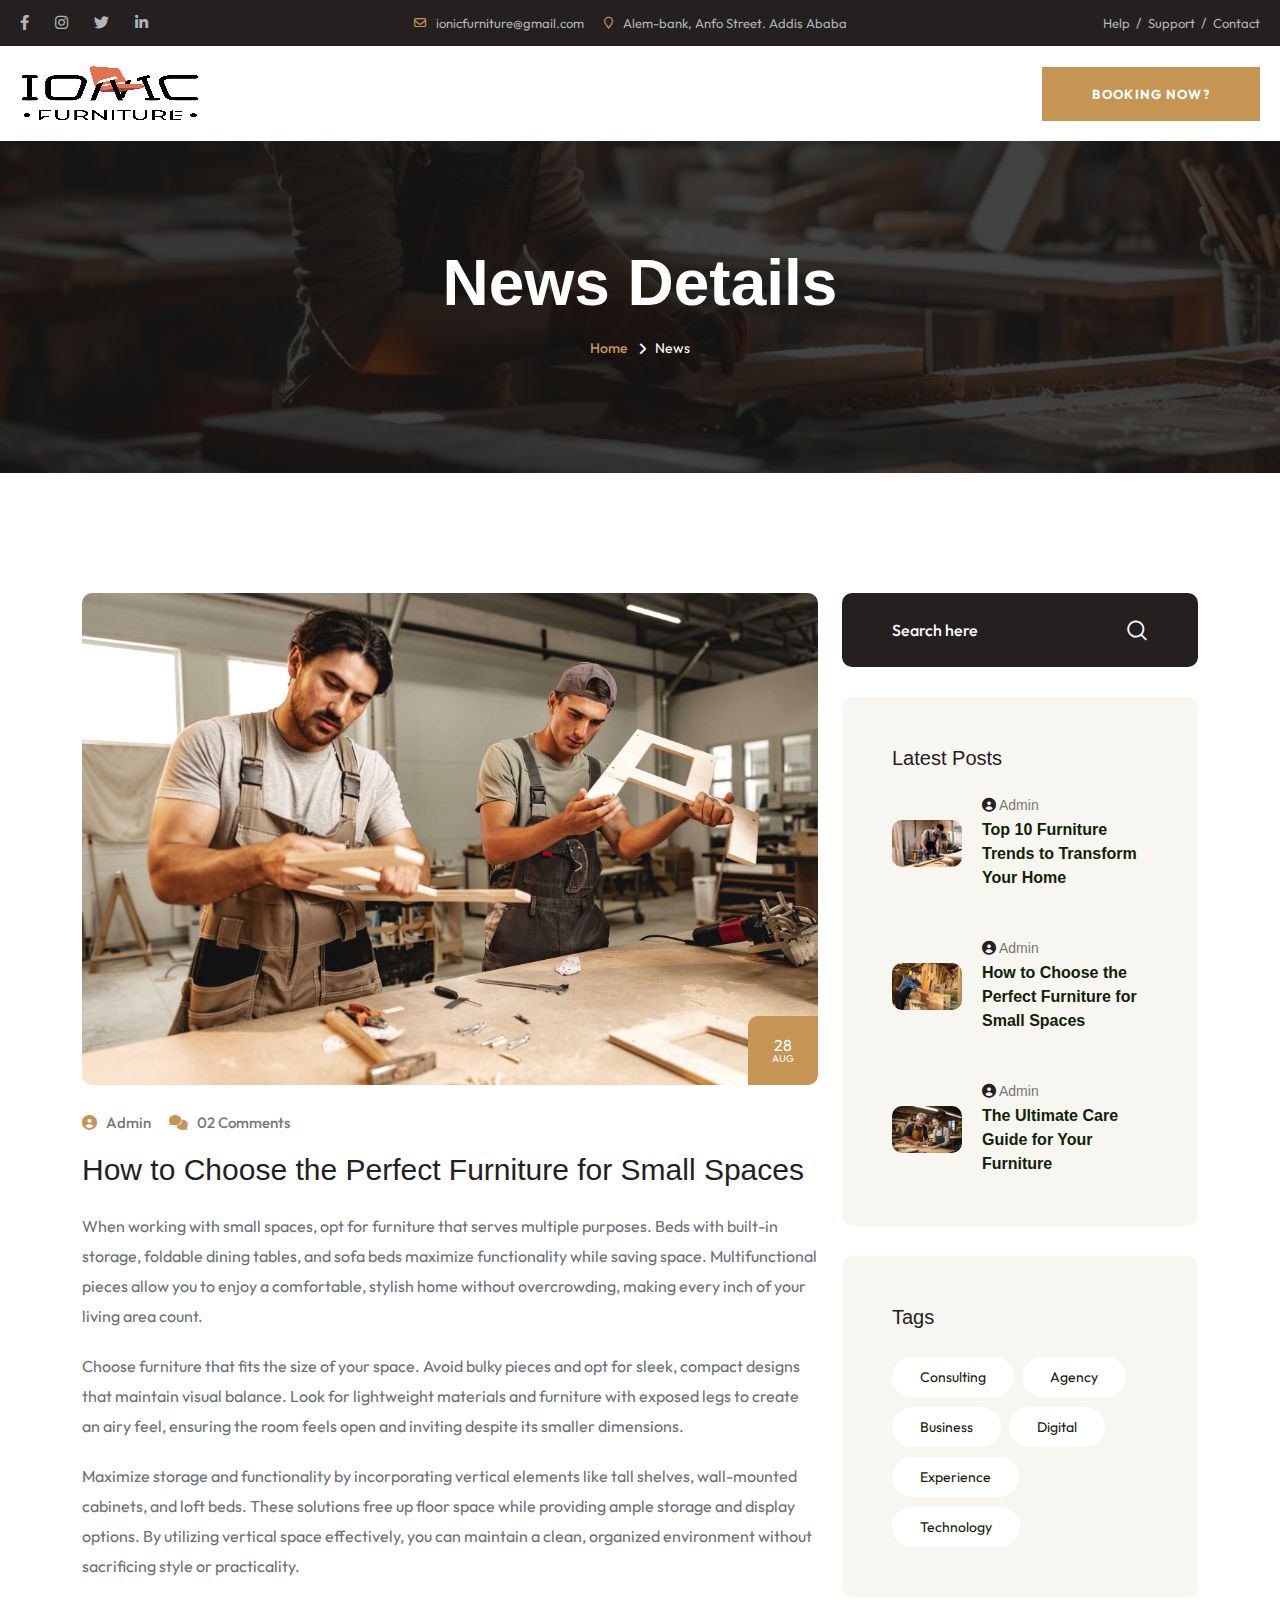
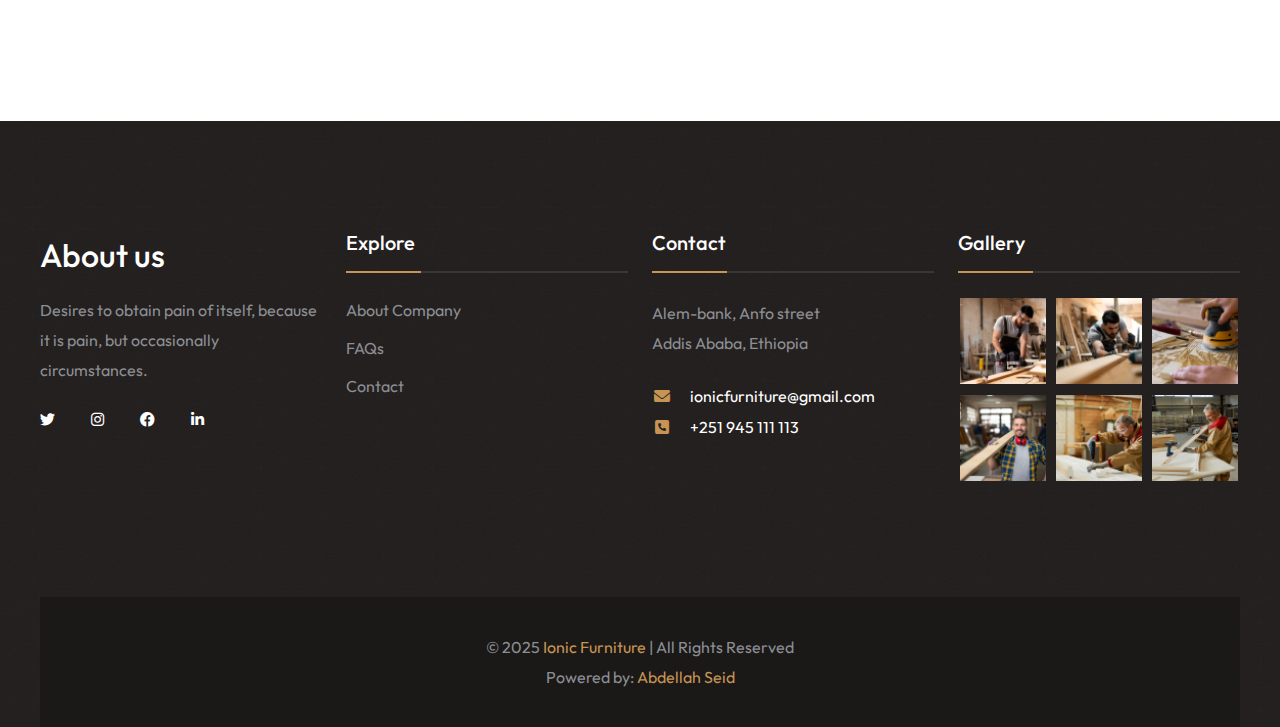
<file: news-details-2.html>
<!DOCTYPE html>
<html lang="en">

<head>
<meta charset="utf-8">
<title>Ionic - News details</title>
<!-- Stylesheets -->
<link href="css/bootstrap.min.css" rel="stylesheet">
<link href="css/style.css" rel="stylesheet">

<link rel="shortcut icon" href="Mesud-images/ionic-favicon-2.jpg" type="image/x-icon">
<link rel="icon" href="Mesud-images/ionic-favicon-2.jpg" type="image/x-icon">

<!-- Responsive -->
<meta http-equiv="X-UA-Compatible" content="IE=edge">
<meta name="viewport" content="width=device-width, initial-scale=1.0, maximum-scale=1.0, user-scalable=0">
<!--[if lt IE 9]><script src="https://cdnjs.cloudflare.com/ajax/libs/html5shiv/3.7.3/html5shiv.js"></script><![endif]-->
<!--[if lt IE 9]><script src="js/respond.js"></script><![endif]-->
</head>

<body>
<div class="page-wrapper">
	<!-- Preloader -->
	<!-- <div class="preloader"></div> -->

	<!-- Main Header-->
  <header class="main-header header-style-one">
		<!-- Header Top -->
		<div class="header-top">
			<div class="inner-container">
				<div class="top-left">
					<ul class="social-icon-one light">
						<li><a href="#"><span class="fab fa-facebook-f"></span></a></li>
						<li><a href="#"><span class="fab fa-instagram"></span></a></li>
						<li><a href="#"><span class="fab fa-twitter"></span></a></li>
						<li><a href="#"><span class="fab fa-linkedin-in"></span></a></li>
					</ul>
				</div>
				<div class="top-center"> 
					<!-- Info List -->
					<ul class="list-style-one light">
						<li><i class="far fa-envelope"></i> <a href="mailto:ionicfurniture@gmail.com">ionicfurniture@gmail.com</a></li>
						<li><i class="far fa-map-marker"></i> Alem-bank, Anfo Street. Addis Ababa</li>
					</ul>
				</div>
				<div class="top-right"> 
					<!-- Info List -->
					<ul class="list-style-one style-two light">
						<li><a href="#contact">Help</a></li>
						<li><a href="contact">Support</a></li>
						<li><a href="#contact">Contact</a></li>
					</ul>
				</div>
			</div>
		</div>
		<!-- Header Top -->
		
		<div class="header-lower">
			<!-- Main box -->
			<div class="main-box">
				<div class="logo-box">
					<div class="logo"><a href="index.html"><img src="Mesud-images/Details-07.png" alt="Logo"></a></div>
				</div>

				<!--Nav Box-->
				<div class="nav-outer">
					<!-- <nav class="nav main-menu">
						<ul class="navigation onepage-nav">
							<li class="current"><a href="#home">Home</a></li>
							<li><a href="#service">Services</a></li>
							<li><a href="#about">About</a></li>
							<li><a href="#project">Projects</a></li>
							<li><a href="#testimonial">Testimonials</a></li>
							<li><a href="#news">Blog</a></li>
							<li><a href="#contact">Contact</a></li>
						</ul>
					</nav> -->
				</div>
				<!-- Main Menu End-->

					<!-- Outer Box -->
					<div class="outer-box">

						<!-- Btn Box -->
						<div class="btn-box">
							<a href="page-contact.html" class="theme-btn btn-style-one bg-dark"><span class="btn-title">BOOKING NOW?</span></a>
						</div>
						
						<!-- Mobile Nav toggler -->
						<div class="mobile-nav-toggler"><span class="icon lnr-icon-bars"></span></div>
					</div>
				</div>
			</div>

			<!-- Mobile Menu  -->
			<div class="mobile-menu">
				<div class="menu-backdrop"></div>
				
				<!--Here Menu Will Come Automatically Via Javascript / Same Menu as in Header-->
				<nav class="menu-box">
					<div class="upper-box">
						<div class="nav-logo"><a href="index.html"><img src="Mesud-images/Details-08.png" alt="" title=""></a></div>
						<div class="close-btn"><i class="icon fa fa-times"></i></div>
					</div>
					
					<ul class="navigation onepage-nav clearfix">
						<!--Keep This Empty / Menu will come through Javascript-->
					</ul>
					<ul class="contact-list-one">
						<li>
							<i class="icon lnr-icon-phone-handset"></i>
							<span class="title">Call Now</span>
							<div class="text"><a href="tel:+251 945111113">+251 945 111 113</a></div>
						</li>
						<li>
							<i class="icon lnr-icon-envelope1"></i>
							<span class="title">Send Email</span>
							<div class="text"><a href="mailto:ionicfurniture@gmail.com">ionicfurniture@gmail.com</a></div>
						</li>
						<li>
							<i class="icon lnr-icon-map-marker"></i>
							<span class="title">Address</span>
							<div class="text">Alem-bank, Anfo street, Addis Ababa</div>
						</li>
					</ul>
					
					<ul class="social-links">
						<li><a href="#"><i class="fab fa-twitter"></i></a></li>
						<li><a href="#"><i class="fab fa-facebook-f"></i></a></li>
						<li><a href="#"><i class="fab fa-pinterest"></i></a></li>
						<li><a href="#"><i class="fab fa-instagram"></i></a></li>
					</ul>
				</nav>
			</div><!-- End Mobile Menu -->

			<!-- Header Search -->
			<div class="search-popup">
				<span class="search-back-drop"></span>
				<button class="close-search"><span class="fa fa-times"></span></button>
				
				<div class="search-inner">
					<form method="post" action="https://html.kodesolution.com/2024/carpento-html/index.html">
						<div class="form-group">
							<input type="search" name="search-field" value="" placeholder="Search..." required="">
							<button type="submit"><i class="fa fa-search"></i></button>
						</div>
					</form>
				</div>
			</div>
			<!-- End Header Search -->

			<!-- Sticky Header  -->
			<div class="sticky-header">
				<div class="auto-container">
					<div class="inner-container">
						<!--Logo-->
						<div class="logo">
							<a href="index.html"><img src="Mesud-images/Details-07.png" alt="Logo"></a>
						</div>
						
						<!--Right Col-->
						<div class="nav-outer">
							<!-- Main Menu -->
							<nav class="main-menu">
								<div class="navbar-collapse show collapse clearfix">
									<ul class="navigation onepage-nav clearfix">
										<!--Keep This Empty / Menu will come through Javascript-->
									</ul>
								</div>
							</nav><!-- Main Menu End-->

							<!--Mobile Navigation Toggler-->
							<div class="mobile-nav-toggler"><span class="icon lnr-icon-bars"></span></div>
						</div>
					</div>
				</div>
			</div><!-- End Sticky Menu -->
		</header>
	<!--End Main Header -->

	<!-- Start main-content -->
	<section class="page-title" style="background-image: url(images/background/page-title.jpg);">
		<div class="auto-container">
			<div class="title-outer text-center">
				<h1 class="title">News Details</h1>
				<ul class="page-breadcrumb">
					<li><a href="index.html">Home</a></li>
					<li>News</li>
				</ul>
			</div>
		</div>
	</section>
	<!-- end main-content -->

	<!--Blog Details Start-->
	<section class="blog-details">
		<div class="container">
			<div class="row">
				<div class="col-xl-8 col-lg-7">
					<div class="blog-details__left">
						<div class="blog-details__img">
							<img src="images/resource/news-details.jpg" alt="">
							<div class="blog-details__date">
								<span class="day">28</span>
								<span class="month">Aug</span>
							</div>
						</div>
						<div class="blog-details__content">
							<ul class="list-unstyled blog-details__meta">
								<li><a href="news-details.html"><i class="fas fa-user-circle"></i> Admin</a> </li>
								<li><a href="news-details.html"><i class="fas fa-comments"></i> 02
										Comments</a>
								</li>
							</ul>
							<h3 class="blog-details__title">How to Choose the Perfect Furniture for Small Spaces</h3>
							<p class="blog-details__text-2">When working with small spaces, opt for furniture that serves multiple purposes. Beds with built-in storage, foldable dining tables, and sofa beds maximize functionality while saving space. 
								Multifunctional pieces allow you to enjoy a comfortable, stylish home without overcrowding, making every inch of your living area count.
							</p>
							<p class="blog-details__text-2">Choose furniture that fits the size of your space. Avoid bulky pieces and opt for sleek, compact designs that maintain visual balance. Look for lightweight materials and furniture with exposed legs to create an airy feel, 
								ensuring the room feels open and inviting despite its smaller dimensions.
							</p>
							<p class="blog-details__text-2">Maximize storage and functionality by incorporating vertical elements like tall shelves, wall-mounted cabinets, and loft beds. These solutions free up floor space while providing ample storage and display options. 
								By utilizing vertical space effectively, you can maintain a clean, organized environment without sacrificing style or practicality.
							</p>
						</div>
						<!-- <div class="blog-details__bottom">
							<p class="blog-details__tags"> <span>Tags</span> <a href="news-details.html">Business</a> <a href="news-details.html">Agency</a> </p>
							<div class="blog-details__social-list"> <a href="news-details.html"><i class="fab fa-twitter"></i></a> <a href="news-details.html"><i class="fab fa-facebook"></i></a> <a href="news-details.html"><i class="fab fa-pinterest-p"></i></a> <a href="news-details.html"><i class="fab fa-instagram"></i></a> </div>
						</div> -->
						<!-- <div class="nav-links">
							<div class="prev">
								<a href="news-details.html" rel="prev">Bring to the table win-win survival strategies</a>
							</div>
							<div class="next">
								<a href="news-details.html" rel="next">How to lead a healthy &amp; well-balanced life</a>
							</div>
						</div> -->
						<!-- <div class="comment-one">
							<h3 class="comment-one__title">2 Comments</h3>
							<div class="comment-one__single">
								<div class="comment-one__image"> <img src="images/resource/testi-2.jpg" alt=""> </div>
								<div class="comment-one__content">
									<h3>Kevin Martin</h3>
									<p>Mauris non dignissim purus, ac commodo diam. Donec sit amet lacinia nulla.
										Aliquam quis purus in justo pulvinar tempor. Aliquam tellus nulla,
										sollicitudin at euismod.
									</p>
									<a href="news-details.html" class="theme-btn btn-style-one comment-one__btn"><span class="btn-title">Reply</span></a>
								</div>
							</div>
							<div class="comment-one__single">
								<div class="comment-one__image"> <img src="images/resource/testi-1.jpg" alt=""> </div>
								<div class="comment-one__content">
									<h3>Sarah Albert</h3>
									<p>Mauris non dignissim purus, ac commodo diam. Donec sit amet lacinia nulla.
										Aliquam quis purus in justo pulvinar tempor. Aliquam tellus nulla,
										sollicitudin at euismod.
									</p>
									<a href="news-details.html" class="theme-btn btn-style-one comment-one__btn"><span class="btn-title">Reply</span></a>
								</div>
							</div>
							<div class="comment-form">
								<h3 class="comment-form__title">Leave a Comment</h3>
								<form id="contact_form" name="contact_form" class="" action="https://html.kodesolution.com/2024/carpento-html/includes/sendmail.php" method="post">
									<div class="row">
										<div class="col-sm-6">
											<div class="mb-3">
												<input name="form_name" class="form-control" type="text" placeholder="Enter Name">
											</div>
										</div>
										<div class="col-sm-6">
											<div class="mb-3">
												<input name="form_email" class="form-control required email" type="email" placeholder="Enter Email">
											</div>
										</div>
									</div>
									<div class="mb-3">
										<textarea name="form_message" class="form-control required" rows="5" placeholder="Enter Message"></textarea>
									</div>
									<div class="mb-3">
										<input name="form_botcheck" class="form-control" type="hidden" value="" />
										<button type="submit" class="theme-btn btn-style-one" data-loading-text="Please wait..."><span class="btn-title">Submit Comment</span></button>
									</div>
								</form>
							</div>
						</div> -->
					</div>
				</div>
				<div class="col-xl-4 col-lg-5">
					<div class="sidebar">
						<div class="sidebar__single sidebar__search">
							<form action="#" class="sidebar__search-form">
								<input type="search" placeholder="Search here">
								<button type="submit"><i class="lnr-icon-search"></i></button>
							</form>
						</div>
						<div class="sidebar__single sidebar__post">
							<h3 class="sidebar__title">Latest Posts</h3>
							<ul class="sidebar__post-list list-unstyled">
								<li>
									<div class="sidebar__post-image"> <img src="images/resource/news-1.jpg" alt=""> </div>
									<div class="sidebar__post-content">
										<h3> <span class="sidebar__post-content-meta"><i class="fas fa-user-circle"></i>Admin</span> <a href="news-details-1.html">Top 10 Furniture Trends to Transform Your Home</a>
										</h3>
									</div>
								</li>
								<li>
									<div class="sidebar__post-image"> <img src="images/resource/news-2.jpg" alt=""> </div>
									<div class="sidebar__post-content">
										<h3> <span class="sidebar__post-content-meta"><i class="fas fa-user-circle"></i>Admin</span> <a href="#">How to Choose the Perfect Furniture for Small Spaces</a> </h3>
									</div>
								</li>
								<li>
									<div class="sidebar__post-image"> <img src="images/resource/news-3.jpg" alt=""> </div>
									<div class="sidebar__post-content">
										<h3> <span class="sidebar__post-content-meta"><i class="fas fa-user-circle"></i>Admin</span> <a href="news-details-3.html">The Ultimate Care Guide for Your Furniture</a> </h3>
									</div>
								</li>
							</ul>
						</div>
						<!-- <div class="sidebar__single sidebar__category">
							<h3 class="sidebar__title">Categories</h3>
							<ul class="sidebar__category-list list-unstyled">
								<li><a href="news-details.html">Business<span class="icon-right-arrow"></span></a> </li>
								<li class="active"><a href="news-details.html">Digital Agency<span class="icon-right-arrow"></span></a></li>
								<li><a href="news-details.html">Introductions<span class="icon-right-arrow"></span></a> </li>
								<li><a href="news-details.html">New Technologies<span class="icon-right-arrow"></span></a> </li>
								<li><a href="news-details.html">Parallax Effects<span class="icon-right-arrow"></span></a> </li>
								<li><a href="news-details.html">Web Development<span class="icon-right-arrow"></span></a> </li>
							</ul>
						</div> -->
						<div class="sidebar__single sidebar__tags">
							<h3 class="sidebar__title">Tags</h3>
							<div class="sidebar__tags-list"> <a href="#">Consulting</a> <a href="#">Agency</a> <a href="#">Business</a> <a href="#">Digital</a> <a href="#">Experience</a> <a href="#">Technology</a> </div>
						</div>
						<!-- <div class="sidebar__single sidebar__comments">
							<h3 class="sidebar__title">Recent Comments</h3>
							<ul class="sidebar__comments-list list-unstyled">
								<li>
									<div class="sidebar__comments-icon"> <i class="fas fa-comments"></i> </div>
									<div class="sidebar__comments-text-box">
										<p>A wordpress commenter on <br>
											launch new mobile app
										</p>
									</div>
								</li>
								<li>
									<div class="sidebar__comments-icon"> <i class="fas fa-comments"></i> </div>
									<div class="sidebar__comments-text-box">
										<p> <span>John Doe</span> on template:</p>
										<h5>comments</h5>
									</div>
								</li>
								<li>
									<div class="sidebar__comments-icon"> <i class="fas fa-comments"></i> </div>
									<div class="sidebar__comments-text-box">
										<p>A wordpress commenter on <br>
											launch new mobile app
										</p>
									</div>
								</li>
								<li>
									<div class="sidebar__comments-icon"> <i class="fas fa-comments"></i> </div>
									<div class="sidebar__comments-text-box">
										<p> <span>John Doe</span> on template:</p>
										<h5>comments</h5>
									</div>
								</li>
							</ul>
						</div> -->
					</div>
				</div>
			</div>
		</div>
	</section>
	<!--Blog Details End-->

	<!-- Main Footer -->
	<footer class="main-footer" id="contact">
		<div class="bg-image"  style="background-image: url(images/pattern/shape-1.png)"></div>

		<!--Widgets Section-->
		<div class="widgets-section">
			<div class="auto-container">
				<div class="row">
					<!--Footer Column-->
					<div class="footer-column col-lg-3 col-sm-6">
						<div class="footer-widget about-widget">
							<h5 class="about-title">About us</h5>
							<div class="text">Desires to obtain pain of itself, because it is pain, but occasionally circumstances.</div>
							<ul class="social-icon-two">
								<li><a href="#"><i class="fab fa-twitter"></i></a></li>
								<li><a href="#"><i class="fab fa-instagram"></i></a></li>
								<li><a href="#"><i class="fab fa-facebook"></i></a></li>
								<li><a href="#"><i class="fab fa-linkedin-in"></i></a></li>
							</ul>
						</div>
					</div>

					<!--Footer Column-->
					<div class="footer-column col-lg-3 col-sm-6">
						<div class="footer-widget">
							<h5 class="widget-title">Explore</h5>
							<ul class="user-links">
								<li><a href="About-us.html">About Company</a></li>
								<li><a href="page-faq.html">FAQs</a></li>
								<!-- <li><a href="#">News & Media</a></li> -->
								<!-- <li><a href="#">Our Projects</a></li> -->
								<li><a href="page-contact.html">Contact</a></li>
							</ul>
						</div>
					</div>

					<!--Footer Column-->
					<div class="footer-column col-lg-3 col-sm-6">
						<div class="footer-widget contact-widget">
							<h5 class="widget-title">Contact</h5>
							<div class="widget-content">
								<div class="text">Alem-bank, Anfo street <br /> Addis Ababa, Ethiopia</div>
								<ul class="contact-info">
									<li><i class="fa fa-envelope"></i> <a href="mailto:ionicfurniture@gmail.com">ionicfurniture@gmail.com</a><br /></li>
									<li><i class="fa fa-phone-square"></i> <a href="tel:+251 945111113">+251 945 111 113</a><br /></li>
								</ul>
							</div>
						</div>
					</div>

					<!--Footer Column-->
					<div class="footer-column col-lg-3 col-sm-6">
						<div class="footer-widget gallery-widget">
							<h5 class="widget-title">Gallery</h5>
							<div class="widget-content">
								<div class="outer clearfix">
									<figure class="image">
										<a href="#"><img src="images/resource/project-thumb-1.jpg" alt=""></a>
									</figure>
									<figure class="image">
										<a href="#"><img src="images/resource/project-thumb-2.jpg" alt=""></a>
									</figure>
									<figure class="image">
										<a href="#"><img src="images/resource/project-thumb-3.jpg" alt=""></a>
									</figure>
									<figure class="image">
										<a href="#"><img src="images/resource/project-thumb-4.jpg" alt=""></a>
									</figure>
									<figure class="image">
										<a href="#"><img src="images/resource/project-thumb-5.jpg" alt=""></a>
									</figure>
									<figure class="image">
										<a href="#"><img src="images/resource/project-thumb-6.jpg" alt=""></a>
									</figure>
								</div>
							</div>
						</div>
					</div>
				</div>
			</div>
		</div>

		<!--Footer Bottom-->
		<div class="footer-bottom">
			<div class="auto-container">
				<div class="inner-container">
					<div class="copyright-text">&copy; 2025 <a href="index.html">Ionic Furniture</a> | All Rights Reserved <br> Powered by:<a href="https://abdellahseid.netlify.app" target="_blank"> Abdellah Seid</a>
					</div>
				</div>
			</div>
		</div>
	</footer>
	<!--End Main Footer -->

</div><!-- End Page Wrapper -->
<!-- Scroll To Top -->
<div class="scroll-to-top scroll-to-target" data-target="html"><span class="fa fa-angle-up"></span></div>
<script data-cfasync="false" src="https://html.kodesolution.com/cdn-cgi/scripts/5c5dd728/cloudflare-static/email-decode.min.js"></script><script src="js/jquery.js"></script>
<script src="js/popper.min.js"></script>
<script src="js/bootstrap.min.js"></script>
<script src="js/jquery.fancybox.js"></script>
<script src="js/jquery-ui.js"></script>
<script src="js/wow.js"></script>
<script src="js/appear.js"></script>
<script src="js/select2.min.js"></script>
<script src="js/swiper.min.js"></script>
<script src="js/owl.js"></script>
<script src="js/script.js"></script>
<!-- form submit -->
<script src="js/jquery.validate.min.js"></script>
<script src="js/jquery.form.min.js"></script>
<script>
(function($) {
	$("#contact_form").validate({
		submitHandler: function(form) {
			var form_btn = $(form).find('button[type="submit"]');
			var form_result_div = '#form-result';
			$(form_result_div).remove();
			form_btn.before('<div id="form-result" class="alert alert-success" role="alert" style="display: none;"></div>');
			var form_btn_old_msg = form_btn.html();
			form_btn.html(form_btn.prop('disabled', true).data("loading-text"));
			$(form).ajaxSubmit({
				dataType: 'json',
				success: function(data) {
					if (data.status == 'true') {
						$(form).find('.form-control').val('');
					}
					form_btn.prop('disabled', false).html(form_btn_old_msg);
					$(form_result_div).html(data.message).fadeIn('slow');
					setTimeout(function() { $(form_result_div).fadeOut('slow') }, 6000);
				}
			});
		}
	});
})(jQuery);
</script>
</body>

</html>
</file>
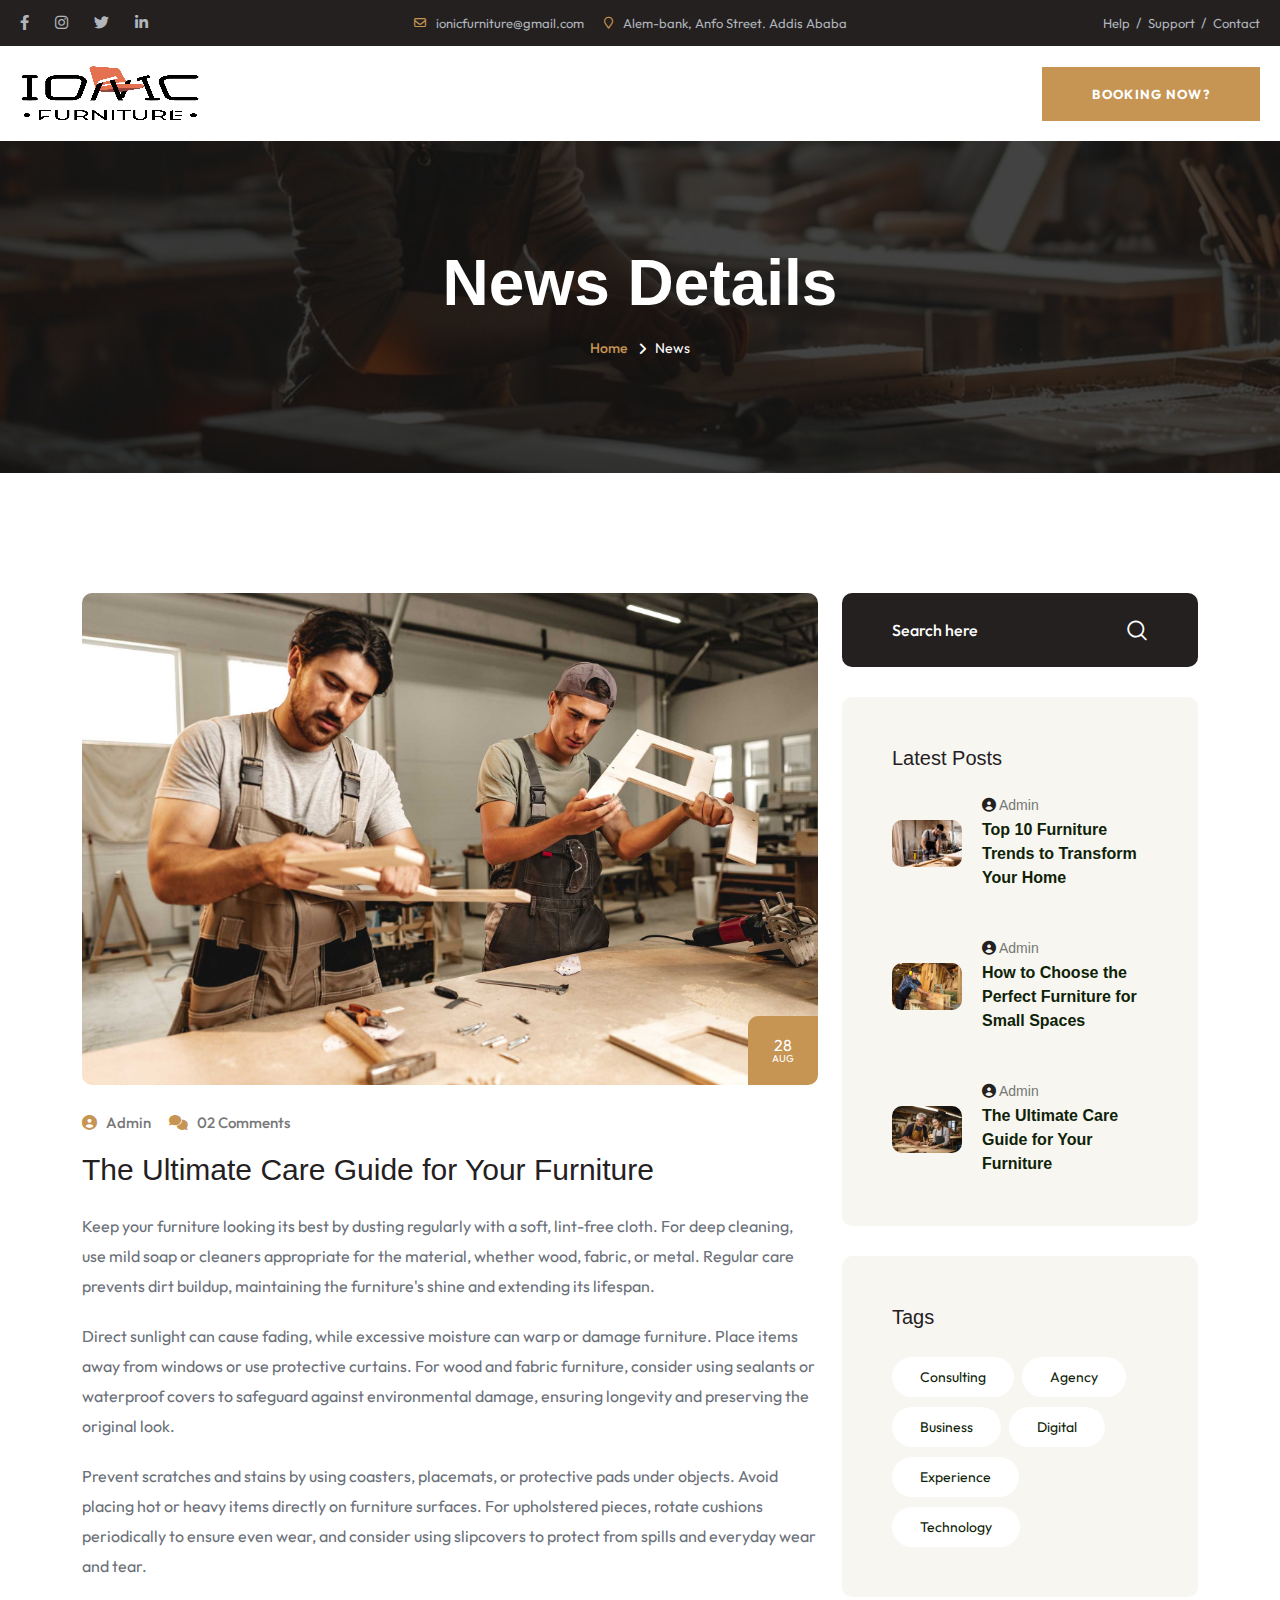
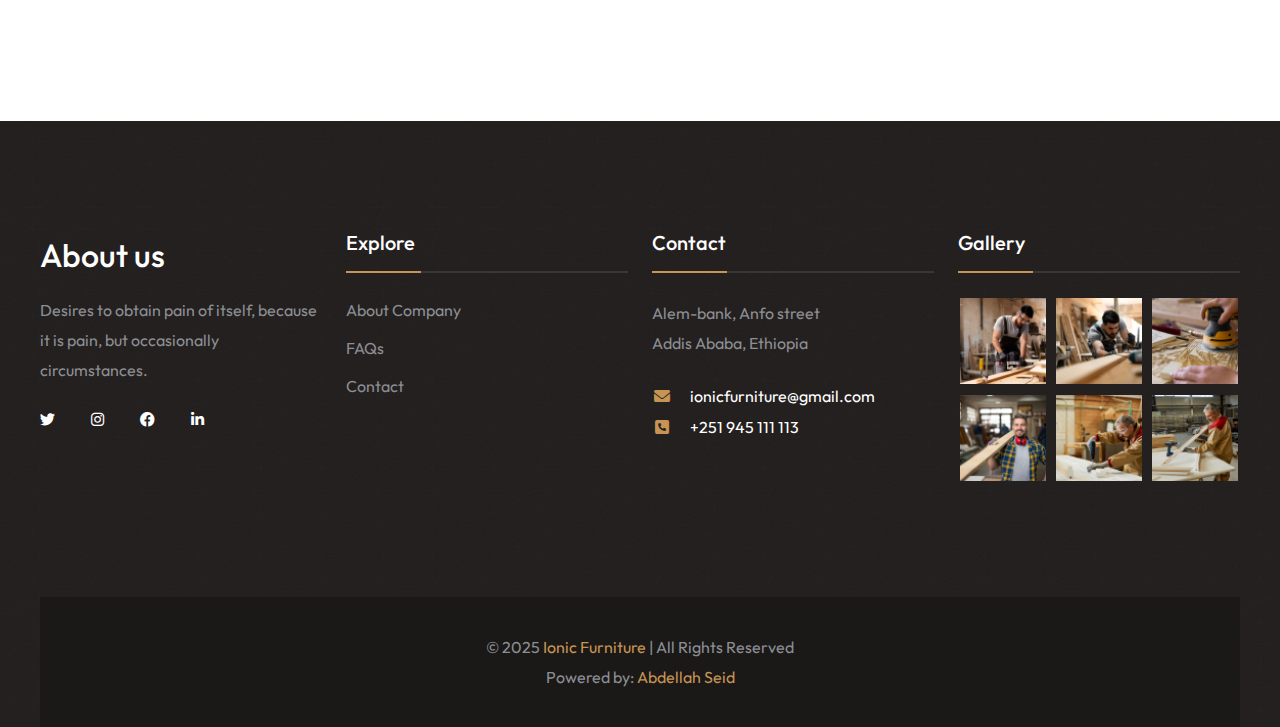
<file: news-details-3.html>
<!DOCTYPE html>
<html lang="en">

<head>
<meta charset="utf-8">
<title>Ionic - News details</title>
<!-- Stylesheets -->
<link href="css/bootstrap.min.css" rel="stylesheet">
<link href="css/style.css" rel="stylesheet">

<link rel="shortcut icon" href="Mesud-images/ionic-favicon-2.jpg" type="image/x-icon">
<link rel="icon" href="Mesud-images/ionic-favicon-2.jpg" type="image/x-icon">

<!-- Responsive -->
<meta http-equiv="X-UA-Compatible" content="IE=edge">
<meta name="viewport" content="width=device-width, initial-scale=1.0, maximum-scale=1.0, user-scalable=0">
<!--[if lt IE 9]><script src="https://cdnjs.cloudflare.com/ajax/libs/html5shiv/3.7.3/html5shiv.js"></script><![endif]-->
<!--[if lt IE 9]><script src="js/respond.js"></script><![endif]-->
</head>

<body>
<div class="page-wrapper">
	<!-- Preloader -->
	<!-- <div class="preloader"></div> -->

	<!-- Main Header-->
  <header class="main-header header-style-one">
		<!-- Header Top -->
		<div class="header-top">
			<div class="inner-container">
				<div class="top-left">
					<ul class="social-icon-one light">
						<li><a href="#"><span class="fab fa-facebook-f"></span></a></li>
						<li><a href="#"><span class="fab fa-instagram"></span></a></li>
						<li><a href="#"><span class="fab fa-twitter"></span></a></li>
						<li><a href="#"><span class="fab fa-linkedin-in"></span></a></li>
					</ul>
				</div>
				<div class="top-center"> 
					<!-- Info List -->
					<ul class="list-style-one light">
						<li><i class="far fa-envelope"></i> <a href="mailto:ionicfurniture@gmail.com">ionicfurniture@gmail.com</a></li>
						<li><i class="far fa-map-marker"></i> Alem-bank, Anfo Street. Addis Ababa</li>
					</ul>
				</div>
				<div class="top-right"> 
					<!-- Info List -->
					<ul class="list-style-one style-two light">
						<li><a href="#contact">Help</a></li>
						<li><a href="contact">Support</a></li>
						<li><a href="#contact">Contact</a></li>
					</ul>
				</div>
			</div>
		</div>
		<!-- Header Top -->
		
		<div class="header-lower">
			<!-- Main box -->
			<div class="main-box">
				<div class="logo-box">
					<div class="logo"><a href="index.html"><img src="Mesud-images/Details-07.png" alt="Logo"></a></div>
				</div>

				<!--Nav Box-->
				<div class="nav-outer">
					<!-- <nav class="nav main-menu">
						<ul class="navigation onepage-nav">
							<li class="current"><a href="#home">Home</a></li>
							<li><a href="#service">Services</a></li>
							<li><a href="#about">About</a></li>
							<li><a href="#project">Projects</a></li>
							<li><a href="#testimonial">Testimonials</a></li>
							<li><a href="#news">Blog</a></li>
							<li><a href="#contact">Contact</a></li>
						</ul>
					</nav> -->
				</div>
				<!-- Main Menu End-->

					<!-- Outer Box -->
					<div class="outer-box">

						<!-- Btn Box -->
						<div class="btn-box">
							<a href="page-contact.html" class="theme-btn btn-style-one bg-dark"><span class="btn-title">BOOKING NOW?</span></a>
						</div>
						
						<!-- Mobile Nav toggler -->
						<div class="mobile-nav-toggler"><span class="icon lnr-icon-bars"></span></div>
					</div>
				</div>
			</div>

			<!-- Mobile Menu  -->
			<div class="mobile-menu">
				<div class="menu-backdrop"></div>
				
				<!--Here Menu Will Come Automatically Via Javascript / Same Menu as in Header-->
				<nav class="menu-box">
					<div class="upper-box">
						<div class="nav-logo"><a href="index.html"><img src="Mesud-images/Details-08.png" alt="" title=""></a></div>
						<div class="close-btn"><i class="icon fa fa-times"></i></div>
					</div>
					
					<ul class="navigation onepage-nav clearfix">
						<!--Keep This Empty / Menu will come through Javascript-->
					</ul>
					<ul class="contact-list-one">
						<li>
							<i class="icon lnr-icon-phone-handset"></i>
							<span class="title">Call Now</span>
							<div class="text"><a href="tel:+251 945111113">+251 945 111 113</a></div>
						</li>
						<li>
							<i class="icon lnr-icon-envelope1"></i>
							<span class="title">Send Email</span>
							<div class="text"><a href="mailto:ionicfurniture@gmail.com">ionicfurniture@gmail.com</a></div>
						</li>
						<li>
							<i class="icon lnr-icon-map-marker"></i>
							<span class="title">Address</span>
							<div class="text">Alem-bank, Anfo street, Addis Ababa</div>
						</li>
					</ul>
					
					<ul class="social-links">
						<li><a href="#"><i class="fab fa-twitter"></i></a></li>
						<li><a href="#"><i class="fab fa-facebook-f"></i></a></li>
						<li><a href="#"><i class="fab fa-pinterest"></i></a></li>
						<li><a href="#"><i class="fab fa-instagram"></i></a></li>
					</ul>
				</nav>
			</div><!-- End Mobile Menu -->

			<!-- Header Search -->
			<div class="search-popup">
				<span class="search-back-drop"></span>
				<button class="close-search"><span class="fa fa-times"></span></button>
				
				<div class="search-inner">
					<form method="post" action="https://html.kodesolution.com/2024/carpento-html/index.html">
						<div class="form-group">
							<input type="search" name="search-field" value="" placeholder="Search..." required="">
							<button type="submit"><i class="fa fa-search"></i></button>
						</div>
					</form>
				</div>
			</div>
			<!-- End Header Search -->

			<!-- Sticky Header  -->
			<div class="sticky-header">
				<div class="auto-container">
					<div class="inner-container">
						<!--Logo-->
						<div class="logo">
							<a href="index.html"><img src="Mesud-images/Details-07.png" alt="Logo"></a>
						</div>
						
						<!--Right Col-->
						<div class="nav-outer">
							<!-- Main Menu -->
							<nav class="main-menu">
								<div class="navbar-collapse show collapse clearfix">
									<ul class="navigation onepage-nav clearfix">
										<!--Keep This Empty / Menu will come through Javascript-->
									</ul>
								</div>
							</nav><!-- Main Menu End-->

							<!--Mobile Navigation Toggler-->
							<div class="mobile-nav-toggler"><span class="icon lnr-icon-bars"></span></div>
						</div>
					</div>
				</div>
			</div><!-- End Sticky Menu -->
		</header>
	<!--End Main Header -->

	<!-- Start main-content -->
	<section class="page-title" style="background-image: url(images/background/page-title.jpg);">
		<div class="auto-container">
			<div class="title-outer text-center">
				<h1 class="title">News Details</h1>
				<ul class="page-breadcrumb">
					<li><a href="index.html">Home</a></li>
					<li>News</li>
				</ul>
			</div>
		</div>
	</section>
	<!-- end main-content -->

	<!--Blog Details Start-->
	<section class="blog-details">
		<div class="container">
			<div class="row">
				<div class="col-xl-8 col-lg-7">
					<div class="blog-details__left">
						<div class="blog-details__img">
							<img src="images/resource/news-details.jpg" alt="">
							<div class="blog-details__date">
								<span class="day">28</span>
								<span class="month">Aug</span>
							</div>
						</div>
						<div class="blog-details__content">
							<ul class="list-unstyled blog-details__meta">
								<li><a href="news-details.html"><i class="fas fa-user-circle"></i> Admin</a> </li>
								<li><a href="news-details.html"><i class="fas fa-comments"></i> 02
										Comments</a>
								</li>
							</ul>
							<h3 class="blog-details__title">The Ultimate Care Guide for Your Furniture</h3>
							<p class="blog-details__text-2">Keep your furniture looking its best by dusting regularly with a soft, lint-free cloth. For deep cleaning, use mild soap or cleaners appropriate for the material, whether wood, fabric, or metal. 
								Regular care prevents dirt buildup, maintaining the furniture's shine and extending its lifespan.
							</p>
							<p class="blog-details__text-2">Direct sunlight can cause fading, while excessive moisture can warp or damage furniture. Place items away from windows or use protective curtains. 
								For wood and fabric furniture, consider using sealants or waterproof covers to safeguard against environmental damage, ensuring longevity and preserving the original look.
							</p>
							<p class="blog-details__text-2">Prevent scratches and stains by using coasters, placemats, or protective pads under objects. Avoid placing hot or heavy items directly on furniture surfaces. 
								For upholstered pieces, rotate cushions periodically to ensure even wear, and consider using slipcovers to protect from spills and everyday wear and tear.
							</p>
						</div>
						<!-- <div class="blog-details__bottom">
							<p class="blog-details__tags"> <span>Tags</span> <a href="news-details.html">Business</a> <a href="news-details.html">Agency</a> </p>
							<div class="blog-details__social-list"> <a href="news-details.html"><i class="fab fa-twitter"></i></a> <a href="news-details.html"><i class="fab fa-facebook"></i></a> <a href="news-details.html"><i class="fab fa-pinterest-p"></i></a> <a href="news-details.html"><i class="fab fa-instagram"></i></a> </div>
						</div> -->
						<!-- <div class="nav-links">
							<div class="prev">
								<a href="news-details.html" rel="prev">Bring to the table win-win survival strategies</a>
							</div>
							<div class="next">
								<a href="news-details.html" rel="next">How to lead a healthy &amp; well-balanced life</a>
							</div>
						</div> -->
						<!-- <div class="comment-one">
							<h3 class="comment-one__title">2 Comments</h3>
							<div class="comment-one__single">
								<div class="comment-one__image"> <img src="images/resource/testi-2.jpg" alt=""> </div>
								<div class="comment-one__content">
									<h3>Kevin Martin</h3>
									<p>Mauris non dignissim purus, ac commodo diam. Donec sit amet lacinia nulla.
										Aliquam quis purus in justo pulvinar tempor. Aliquam tellus nulla,
										sollicitudin at euismod.
									</p>
									<a href="news-details.html" class="theme-btn btn-style-one comment-one__btn"><span class="btn-title">Reply</span></a>
								</div>
							</div>
							<div class="comment-one__single">
								<div class="comment-one__image"> <img src="images/resource/testi-1.jpg" alt=""> </div>
								<div class="comment-one__content">
									<h3>Sarah Albert</h3>
									<p>Mauris non dignissim purus, ac commodo diam. Donec sit amet lacinia nulla.
										Aliquam quis purus in justo pulvinar tempor. Aliquam tellus nulla,
										sollicitudin at euismod.
									</p>
									<a href="news-details.html" class="theme-btn btn-style-one comment-one__btn"><span class="btn-title">Reply</span></a>
								</div>
							</div>
							<div class="comment-form">
								<h3 class="comment-form__title">Leave a Comment</h3>
								<form id="contact_form" name="contact_form" class="" action="https://html.kodesolution.com/2024/carpento-html/includes/sendmail.php" method="post">
									<div class="row">
										<div class="col-sm-6">
											<div class="mb-3">
												<input name="form_name" class="form-control" type="text" placeholder="Enter Name">
											</div>
										</div>
										<div class="col-sm-6">
											<div class="mb-3">
												<input name="form_email" class="form-control required email" type="email" placeholder="Enter Email">
											</div>
										</div>
									</div>
									<div class="mb-3">
										<textarea name="form_message" class="form-control required" rows="5" placeholder="Enter Message"></textarea>
									</div>
									<div class="mb-3">
										<input name="form_botcheck" class="form-control" type="hidden" value="" />
										<button type="submit" class="theme-btn btn-style-one" data-loading-text="Please wait..."><span class="btn-title">Submit Comment</span></button>
									</div>
								</form>
							</div>
						</div> -->
					</div>
				</div>
				<div class="col-xl-4 col-lg-5">
					<div class="sidebar">
						<div class="sidebar__single sidebar__search">
							<form action="#" class="sidebar__search-form">
								<input type="search" placeholder="Search here">
								<button type="submit"><i class="lnr-icon-search"></i></button>
							</form>
						</div>
						<div class="sidebar__single sidebar__post">
							<h3 class="sidebar__title">Latest Posts</h3>
							<ul class="sidebar__post-list list-unstyled">
								<li>
									<div class="sidebar__post-image"> <img src="images/resource/news-1.jpg" alt=""> </div>
									<div class="sidebar__post-content">
										<h3> <span class="sidebar__post-content-meta"><i class="fas fa-user-circle"></i>Admin</span> <a href="news-details-1.html">Top 10 Furniture Trends to Transform Your Home</a>
										</h3>
									</div>
								</li>
								<li>
									<div class="sidebar__post-image"> <img src="images/resource/news-2.jpg" alt=""> </div>
									<div class="sidebar__post-content">
										<h3> <span class="sidebar__post-content-meta"><i class="fas fa-user-circle"></i>Admin</span> <a href="news-details-2.html">How to Choose the Perfect Furniture for Small Spaces</a> </h3>
									</div>
								</li>
								<li>
									<div class="sidebar__post-image"> <img src="images/resource/news-3.jpg" alt=""> </div>
									<div class="sidebar__post-content">
										<h3> <span class="sidebar__post-content-meta"><i class="fas fa-user-circle"></i>Admin</span> <a href="#">The Ultimate Care Guide for Your Furniture</a> </h3>
									</div>
								</li>
							</ul>
						</div>
						<!-- <div class="sidebar__single sidebar__category">
							<h3 class="sidebar__title">Categories</h3>
							<ul class="sidebar__category-list list-unstyled">
								<li><a href="news-details.html">Business<span class="icon-right-arrow"></span></a> </li>
								<li class="active"><a href="news-details.html">Digital Agency<span class="icon-right-arrow"></span></a></li>
								<li><a href="news-details.html">Introductions<span class="icon-right-arrow"></span></a> </li>
								<li><a href="news-details.html">New Technologies<span class="icon-right-arrow"></span></a> </li>
								<li><a href="news-details.html">Parallax Effects<span class="icon-right-arrow"></span></a> </li>
								<li><a href="news-details.html">Web Development<span class="icon-right-arrow"></span></a> </li>
							</ul>
						</div> -->
						<div class="sidebar__single sidebar__tags">
							<h3 class="sidebar__title">Tags</h3>
							<div class="sidebar__tags-list"> <a href="#">Consulting</a> <a href="#">Agency</a> <a href="#">Business</a> <a href="#">Digital</a> <a href="#">Experience</a> <a href="#">Technology</a> </div>
						</div>
						<!-- <div class="sidebar__single sidebar__comments">
							<h3 class="sidebar__title">Recent Comments</h3>
							<ul class="sidebar__comments-list list-unstyled">
								<li>
									<div class="sidebar__comments-icon"> <i class="fas fa-comments"></i> </div>
									<div class="sidebar__comments-text-box">
										<p>A wordpress commenter on <br>
											launch new mobile app
										</p>
									</div>
								</li>
								<li>
									<div class="sidebar__comments-icon"> <i class="fas fa-comments"></i> </div>
									<div class="sidebar__comments-text-box">
										<p> <span>John Doe</span> on template:</p>
										<h5>comments</h5>
									</div>
								</li>
								<li>
									<div class="sidebar__comments-icon"> <i class="fas fa-comments"></i> </div>
									<div class="sidebar__comments-text-box">
										<p>A wordpress commenter on <br>
											launch new mobile app
										</p>
									</div>
								</li>
								<li>
									<div class="sidebar__comments-icon"> <i class="fas fa-comments"></i> </div>
									<div class="sidebar__comments-text-box">
										<p> <span>John Doe</span> on template:</p>
										<h5>comments</h5>
									</div>
								</li>
							</ul>
						</div> -->
					</div>
				</div>
			</div>
		</div>
	</section>
	<!--Blog Details End-->

	<!-- Main Footer -->
	<footer class="main-footer" id="contact">
		<div class="bg-image"  style="background-image: url(images/pattern/shape-1.png)"></div>

		<!--Widgets Section-->
		<div class="widgets-section">
			<div class="auto-container">
				<div class="row">
					<!--Footer Column-->
					<div class="footer-column col-lg-3 col-sm-6">
						<div class="footer-widget about-widget">
							<h5 class="about-title">About us</h5>
							<div class="text">Desires to obtain pain of itself, because it is pain, but occasionally circumstances.</div>
							<ul class="social-icon-two">
								<li><a href="#"><i class="fab fa-twitter"></i></a></li>
								<li><a href="#"><i class="fab fa-instagram"></i></a></li>
								<li><a href="#"><i class="fab fa-facebook"></i></a></li>
								<li><a href="#"><i class="fab fa-linkedin-in"></i></a></li>
							</ul>
						</div>
					</div>

					<!--Footer Column-->
					<div class="footer-column col-lg-3 col-sm-6">
						<div class="footer-widget">
							<h5 class="widget-title">Explore</h5>
							<ul class="user-links">
								<li><a href="About-us.html">About Company</a></li>
								<li><a href="page-faq.html">FAQs</a></li>
								<!-- <li><a href="#">News & Media</a></li> -->
								<!-- <li><a href="#">Our Projects</a></li> -->
								<li><a href="page-contact.html">Contact</a></li>
							</ul>
						</div>
					</div>

					<!--Footer Column-->
					<div class="footer-column col-lg-3 col-sm-6">
						<div class="footer-widget contact-widget">
							<h5 class="widget-title">Contact</h5>
							<div class="widget-content">
								<div class="text">Alem-bank, Anfo street <br /> Addis Ababa, Ethiopia</div>
								<ul class="contact-info">
									<li><i class="fa fa-envelope"></i> <a href="mailto:ionicfurniture@gmail.com">ionicfurniture@gmail.com</a><br /></li>
									<li><i class="fa fa-phone-square"></i> <a href="tel:+251 945111113">+251 945 111 113</a><br /></li>
								</ul>
							</div>
						</div>
					</div>

					<!--Footer Column-->
					<div class="footer-column col-lg-3 col-sm-6">
						<div class="footer-widget gallery-widget">
							<h5 class="widget-title">Gallery</h5>
							<div class="widget-content">
								<div class="outer clearfix">
									<figure class="image">
										<a href="#"><img src="images/resource/project-thumb-1.jpg" alt=""></a>
									</figure>
									<figure class="image">
										<a href="#"><img src="images/resource/project-thumb-2.jpg" alt=""></a>
									</figure>
									<figure class="image">
										<a href="#"><img src="images/resource/project-thumb-3.jpg" alt=""></a>
									</figure>
									<figure class="image">
										<a href="#"><img src="images/resource/project-thumb-4.jpg" alt=""></a>
									</figure>
									<figure class="image">
										<a href="#"><img src="images/resource/project-thumb-5.jpg" alt=""></a>
									</figure>
									<figure class="image">
										<a href="#"><img src="images/resource/project-thumb-6.jpg" alt=""></a>
									</figure>
								</div>
							</div>
						</div>
					</div>
				</div>
			</div>
		</div>

		<!--Footer Bottom-->
		<div class="footer-bottom">
			<div class="auto-container">
				<div class="inner-container">
					<div class="copyright-text">&copy; 2025 <a href="index.html">Ionic Furniture</a> | All Rights Reserved <br> Powered by:<a href="https://abdellahseid.netlify.app" target="_blank"> Abdellah Seid</a>
					</div>
				</div>
			</div>
		</div>
	</footer>
	<!--End Main Footer -->

</div><!-- End Page Wrapper -->
<!-- Scroll To Top -->
<div class="scroll-to-top scroll-to-target" data-target="html"><span class="fa fa-angle-up"></span></div>
<script data-cfasync="false" src="https://html.kodesolution.com/cdn-cgi/scripts/5c5dd728/cloudflare-static/email-decode.min.js"></script><script src="js/jquery.js"></script>
<script src="js/popper.min.js"></script>
<script src="js/bootstrap.min.js"></script>
<script src="js/jquery.fancybox.js"></script>
<script src="js/jquery-ui.js"></script>
<script src="js/wow.js"></script>
<script src="js/appear.js"></script>
<script src="js/select2.min.js"></script>
<script src="js/swiper.min.js"></script>
<script src="js/owl.js"></script>
<script src="js/script.js"></script>
<!-- form submit -->
<script src="js/jquery.validate.min.js"></script>
<script src="js/jquery.form.min.js"></script>
<script>
(function($) {
	$("#contact_form").validate({
		submitHandler: function(form) {
			var form_btn = $(form).find('button[type="submit"]');
			var form_result_div = '#form-result';
			$(form_result_div).remove();
			form_btn.before('<div id="form-result" class="alert alert-success" role="alert" style="display: none;"></div>');
			var form_btn_old_msg = form_btn.html();
			form_btn.html(form_btn.prop('disabled', true).data("loading-text"));
			$(form).ajaxSubmit({
				dataType: 'json',
				success: function(data) {
					if (data.status == 'true') {
						$(form).find('.form-control').val('');
					}
					form_btn.prop('disabled', false).html(form_btn_old_msg);
					$(form_result_div).html(data.message).fadeIn('slow');
					setTimeout(function() { $(form_result_div).fadeOut('slow') }, 6000);
				}
			});
		}
	});
})(jQuery);
</script>
</body>

</html>
</file>
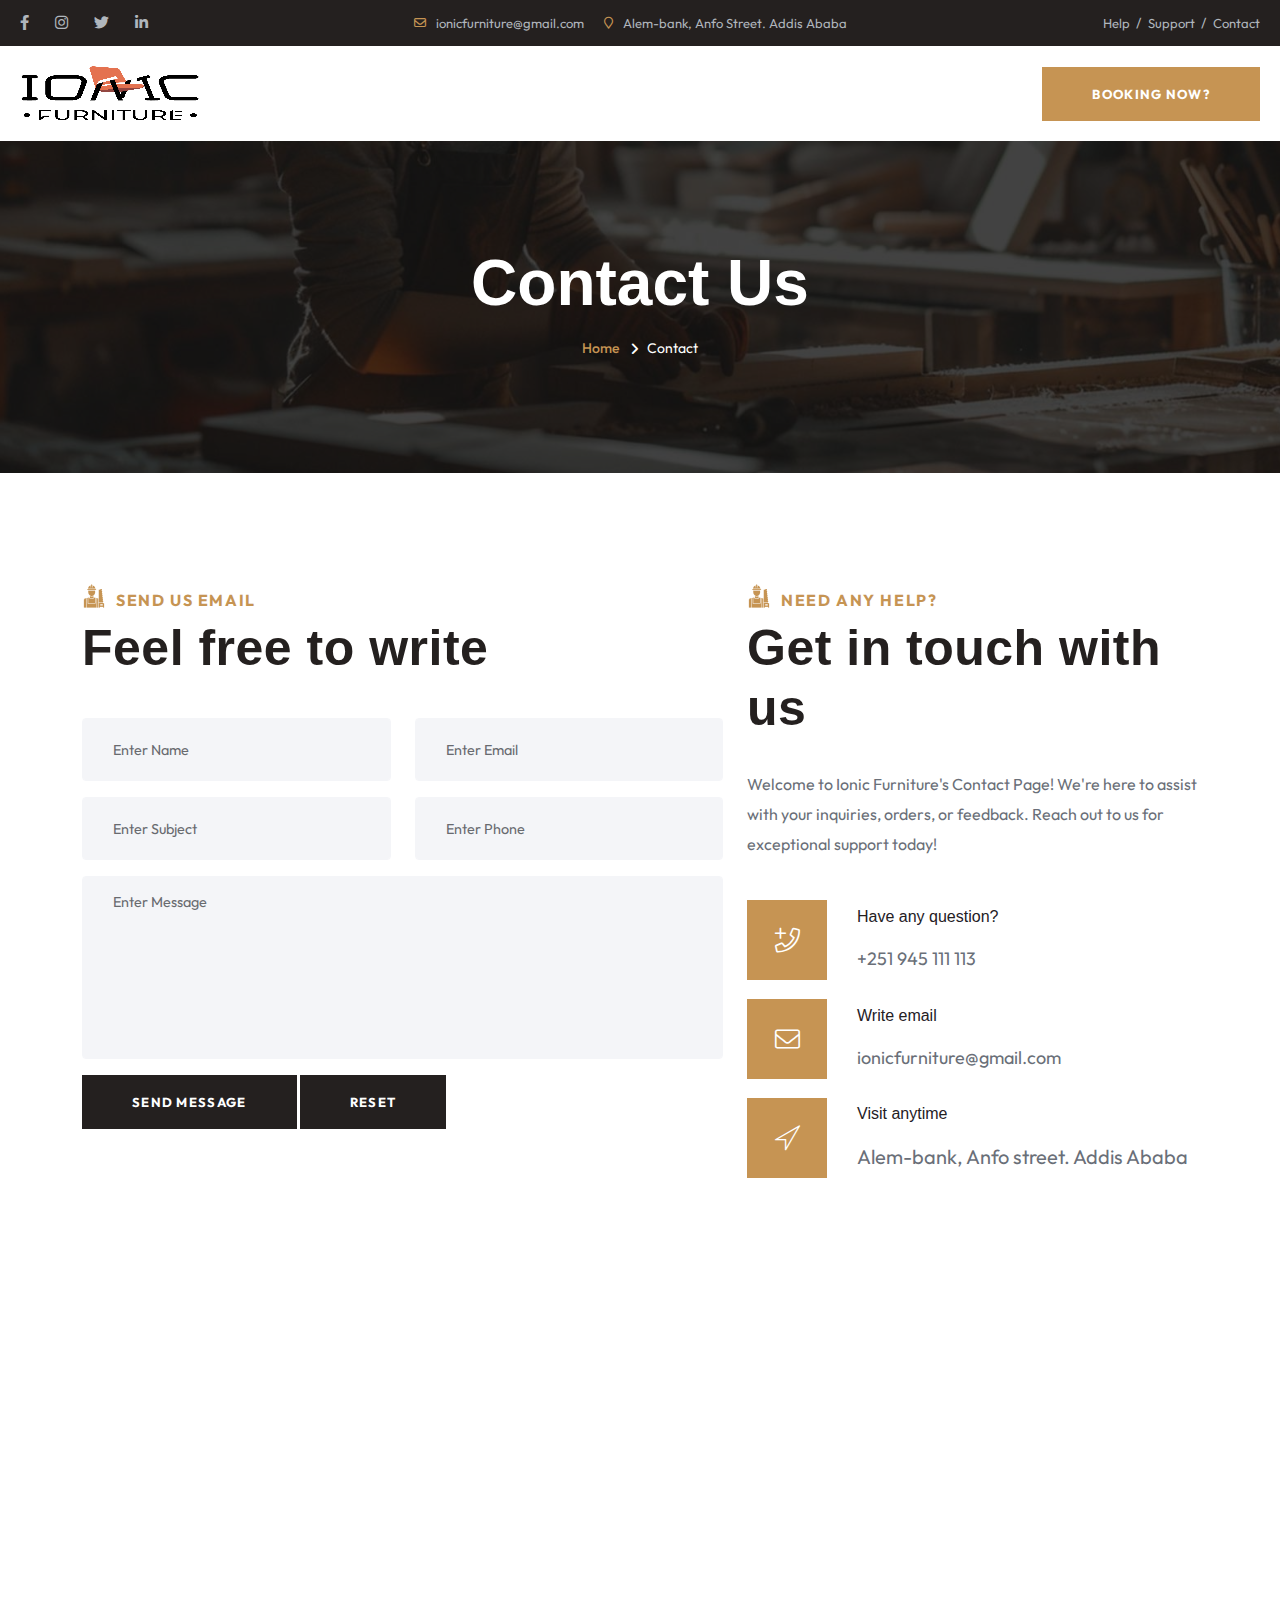
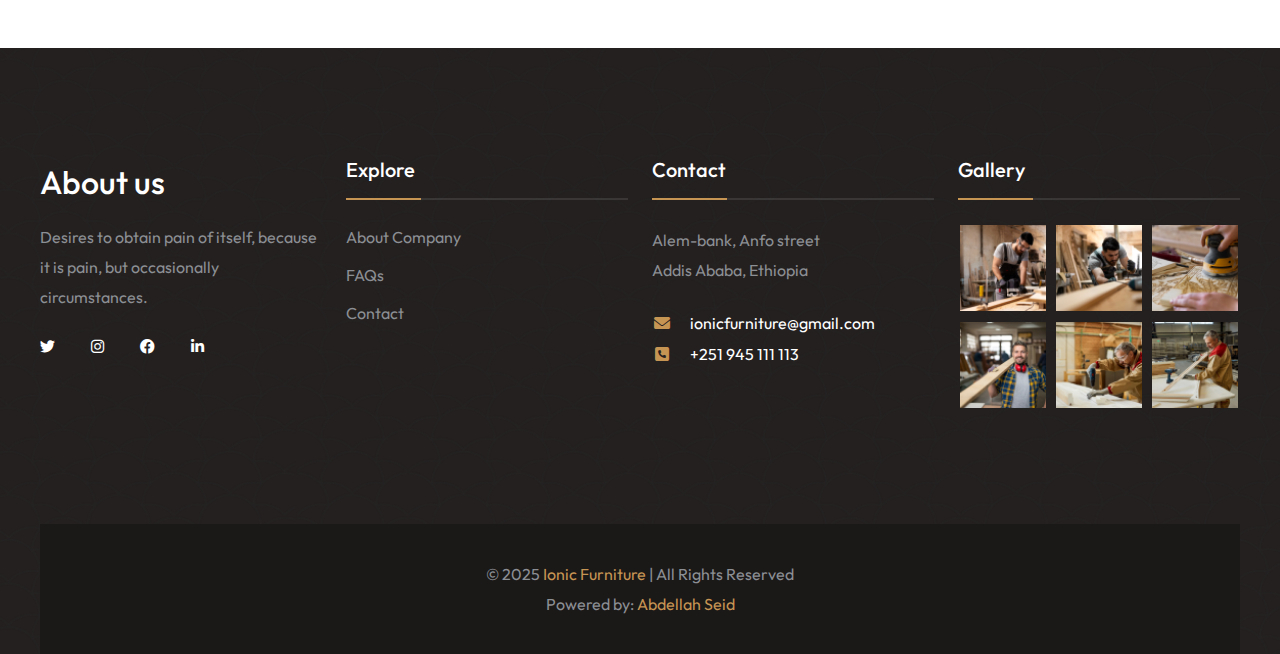
<file: page-contact.html>
<!DOCTYPE html>
<html lang="en">

<head>
<meta charset="utf-8">
<title>Ionic - Contact us</title>
<!-- Stylesheets -->
<link href="css/bootstrap.min.css" rel="stylesheet">
<link href="css/style.css" rel="stylesheet">

<link rel="shortcut icon" href="Mesud-images/ionic-favicon-2.jpg" type="image/x-icon">
<link rel="icon" href="Mesud-images/ionic-favicon-2.jpg" type="image/x-icon">

<!-- Responsive -->
<meta http-equiv="X-UA-Compatible" content="IE=edge">
<meta name="viewport" content="width=device-width, initial-scale=1.0, maximum-scale=1.0, user-scalable=0">
<!--[if lt IE 9]><script src="https://cdnjs.cloudflare.com/ajax/libs/html5shiv/3.7.3/html5shiv.js"></script><![endif]-->
<!--[if lt IE 9]><script src="js/respond.js"></script><![endif]-->
</head>

<body>

<div class="page-wrapper">
  <!-- Preloader -->
  <!-- <div class="preloader"></div> -->

  <!-- Main Header-->
 <header class="main-header header-style-one">
		<!-- Header Top -->
		<div class="header-top">
			<div class="inner-container">
				<div class="top-left">
					<ul class="social-icon-one light">
						<li><a href="#"><span class="fab fa-facebook-f"></span></a></li>
						<li><a href="#"><span class="fab fa-instagram"></span></a></li>
						<li><a href="#"><span class="fab fa-twitter"></span></a></li>
						<li><a href="#"><span class="fab fa-linkedin-in"></span></a></li>
					</ul>
				</div>
				<div class="top-center"> 
					<!-- Info List -->
					<ul class="list-style-one light">
						<li><i class="far fa-envelope"></i> <a href="mailto:ionicfurniture@gmail.com">ionicfurniture@gmail.com</a></li>
						<li><i class="far fa-map-marker"></i> Alem-bank, Anfo Street. Addis Ababa</li>
					</ul>
				</div>
				<div class="top-right"> 
					<!-- Info List -->
					<ul class="list-style-one style-two light">
						<li><a href="#contact">Help</a></li>
						<li><a href="contact">Support</a></li>
						<li><a href="#contact">Contact</a></li>
					</ul>
				</div>
			</div>
		</div>
		<!-- Header Top -->
		
		<div class="header-lower">
			<!-- Main box -->
			<div class="main-box">
				<div class="logo-box">
					<div class="logo"><a href="index.html"><img src="Mesud-images/Details-07.png" alt="Logo"></a></div>
				</div>

				<!--Nav Box-->
				<div class="nav-outer">
					<!-- <nav class="nav main-menu">
						<ul class="navigation onepage-nav">
							<li class="current"><a href="#home">Home</a></li>
							<li><a href="#service">Services</a></li>
							<li><a href="#about">About</a></li>
							<li><a href="#project">Projects</a></li>
							<li><a href="#testimonial">Testimonials</a></li>
							<li><a href="#news">Blog</a></li>
							<li><a href="#contact">Contact</a></li>
						</ul>
					</nav> -->
				</div>
				<!-- Main Menu End-->

					<!-- Outer Box -->
					<div class="outer-box">

						<!-- Btn Box -->
						<div class="btn-box">
							<a href="page-contact.html" class="theme-btn btn-style-one bg-dark"><span class="btn-title">BOOKING NOW?</span></a>
						</div>
						
						<!-- Mobile Nav toggler -->
						<div class="mobile-nav-toggler"><span class="icon lnr-icon-bars"></span></div>
					</div>
				</div>
			</div>

			<!-- Mobile Menu  -->
			<div class="mobile-menu">
				<div class="menu-backdrop"></div>
				
				<!--Here Menu Will Come Automatically Via Javascript / Same Menu as in Header-->
				<nav class="menu-box">
					<div class="upper-box">
						<div class="nav-logo"><a href="index.html"><img src="Mesud-images/Details-08.png" alt="" title=""></a></div>
						<div class="close-btn"><i class="icon fa fa-times"></i></div>
					</div>
					
					<ul class="navigation onepage-nav clearfix">
						<!--Keep This Empty / Menu will come through Javascript-->
					</ul>
					<ul class="contact-list-one">
						<li>
							<i class="icon lnr-icon-phone-handset"></i>
							<span class="title">Call Now</span>
							<div class="text"><a href="tel:+251 945111113">+251 945 111 113</a></div>
						</li>
						<li>
							<i class="icon lnr-icon-envelope1"></i>
							<span class="title">Send Email</span>
							<div class="text"><a href="https://html.kodesolution.com/cdn-cgi/l/email-protection#721a171e0232111d1f02131c0b5c111d1f"><span class="__cf_email__" data-cfemail="244c41485464474b4954454a5d0a474b49">[email&#160;protected]</span></a></div>
						</li>
						<li>
							<i class="icon lnr-icon-map-marker"></i>
							<span class="title">Address</span>
							<div class="text">Alem-bank, Anfo street, Addis Ababa</div>
						</li>
					</ul>
					
					<ul class="social-links">
						<li><a href="#"><i class="fab fa-twitter"></i></a></li>
						<li><a href="#"><i class="fab fa-facebook-f"></i></a></li>
						<li><a href="#"><i class="fab fa-pinterest"></i></a></li>
						<li><a href="#"><i class="fab fa-instagram"></i></a></li>
					</ul>
				</nav>
			</div><!-- End Mobile Menu -->

			<!-- Header Search -->
			<div class="search-popup">
				<span class="search-back-drop"></span>
				<button class="close-search"><span class="fa fa-times"></span></button>
				
				<div class="search-inner">
					<form method="post" action="https://html.kodesolution.com/2024/carpento-html/index.html">
						<div class="form-group">
							<input type="search" name="search-field" value="" placeholder="Search..." required="">
							<button type="submit"><i class="fa fa-search"></i></button>
						</div>
					</form>
				</div>
			</div>
			<!-- End Header Search -->

			<!-- Sticky Header  -->
			<div class="sticky-header">
				<div class="auto-container">
					<div class="inner-container">
						<!--Logo-->
						<div class="logo">
							<a href="index.html"><img src="Mesud-images/Details-07.png" alt="Logo"></a>
						</div>
						
						<!--Right Col-->
						<div class="nav-outer">
							<!-- Main Menu -->
							<nav class="main-menu">
								<div class="navbar-collapse show collapse clearfix">
									<ul class="navigation onepage-nav clearfix">
										<!--Keep This Empty / Menu will come through Javascript-->
									</ul>
								</div>
							</nav><!-- Main Menu End-->

							<!--Mobile Navigation Toggler-->
							<div class="mobile-nav-toggler"><span class="icon lnr-icon-bars"></span></div>
						</div>
					</div>
				</div>
			</div><!-- End Sticky Menu -->
		</header>
  <!--End Main Header -->

  <!-- Start main-content -->
  <section class="page-title" style="background-image: url(images/background/page-title.jpg);">
    <div class="auto-container">
      <div class="title-outer text-center">
        <h1 class="title">Contact Us</h1>
        <ul class="page-breadcrumb">
          <li><a href="index.html">Home</a></li>
          <li>Contact</li>
        </ul>
      </div>
    </div>
  </section>
  <!-- end main-content -->

  <!--Contact Details Start-->
  <section class="contact-details">
    <div class="container ">
      <div class="row">
        <div class="col-xl-7 col-lg-6">
          <div class="sec-title">
            <span class="sub-title">Send us email</span>
            <h2>Feel free to write</h2>
          </div>
          <!-- Contact Form -->
          <form id="contact_form" name="contact_form" class="" action="https://html.kodesolution.com/2024/carpento-html/includes/sendmail.php" method="post">
            <div class="row">
              <div class="col-sm-6">
                <div class="mb-3">
                  <input name="form_name" class="form-control" type="text" placeholder="Enter Name">
                </div>
              </div>
              <div class="col-sm-6">
                <div class="mb-3">
                  <input name="form_email" class="form-control required email" type="email" placeholder="Enter Email">
                </div>
              </div>
            </div>
            <div class="row">
              <div class="col-sm-6">
                <div class="mb-3">
                  <input name="form_subject" class="form-control required" type="text" placeholder="Enter Subject">
                </div>
              </div>
              <div class="col-sm-6">
                <div class="mb-3">
                  <input name="form_phone" class="form-control" type="text" placeholder="Enter Phone">
                </div>
              </div>
            </div>
            <div class="mb-3">
              <textarea name="form_message" class="form-control required" rows="7" placeholder="Enter Message"></textarea>
            </div>
            <div class="mb-5">
              <input name="form_botcheck" class="form-control" type="hidden" value="" />
              <button type="submit" class="theme-btn btn-style-one mb-3 mb-sm-0" data-loading-text="Please wait..."><span class="btn-title">Send message</span></button>
              <button type="reset" class="theme-btn btn-style-one bg-theme-color5"><span class="btn-title">Reset</span></button>
            </div>
          </form>
          <!-- Contact Form Validation-->
        </div>
        <div class="col-xl-5 col-lg-6">
          <div class="contact-details__right">
            <div class="sec-title">
              <span class="sub-title">Need any help?</span>
              <h2>Get in touch with us</h2>
              <div class="text">Welcome to Ionic Furniture's Contact Page! We're here to assist with your inquiries, orders, or feedback. Reach out to us for exceptional support today!</div>
            </div>
            <ul class="list-unstyled contact-details__info">
              <li class="d-block d-sm-flex align-items-sm-center ">
								<div class="icon">
									<span class="lnr-icon-phone-plus"></span>
								</div>
                <div class="text ml-xs--0 mt-xs-10">
                  <h6>Have any question?</h6>
                  <a href="tel:+251 945111113"> +251 945 111 113</a>
                </div>
              </li>
              <li class="d-block d-sm-flex align-items-sm-center ">
                <div class="icon">
                  <span class="lnr-icon-envelope1"></span>
                </div>
                <div class="text ml-xs--0 mt-xs-10">
                  <h6>Write email</h6>
                   <a href="mailto:ionicfurniture@gmail.com">ionicfurniture@gmail.com</a>
                </div>
              </li>
              <li class="d-block d-sm-flex align-items-sm-center ">
                <div class="icon">
                  <span class="lnr-icon-location"></span>
                </div>
                <div class="text ml-xs--0 mt-xs-10">
                  <h6>Visit anytime</h6>
                  <span>Alem-bank, Anfo street. Addis Ababa</span>
                </div>
              </li>
            </ul>
          </div>
        </div>
      </div>
    </div>
  </section>
  <!--Contact Details End-->

  <!-- Map Section-->
  <section class="map-section">
    <!-- <iframe  class="map w-100"  src="https://maps.google.com/maps?width=100%25&amp;height=600&amp;hl=en&amp;q=1%20Grafton%20Street,%20Dublin,%20Ireland+(My%20Business%20Name)&amp;t=&amp;z=14&amp;ie=UTF8&amp;iwloc=B&amp;output=embed"></iframe> -->
	 <iframe 
  class="map w-100" 
  src="https://www.google.com/maps/embed?pb=!1m18!1m12!1m3!1d4674.171013754088!2d38.675617875691216!3d9.021303489107986!2m3!1f0!2f0!3f0!3m2!1i1024!2i768!4f13.1!3m3!1m2!1s0x164b87446481b573%3A0x5983d574a627de14!2sIonic%20Furniture!5e1!3m2!1sen!2set!4v1736063070588!5m2!1sen!2set" 
  width="100%" 
  height="600" 
  style="border:0;" 
  allowfullscreen="" 
  loading="lazy" 
  referrerpolicy="no-referrer-when-downgrade">
</iframe>

  </section>
  <!--End Map Section-->

  <!-- Main Footer -->
	<footer class="main-footer" id="contact">
		<div class="bg-image"  style="background-image: url(images/pattern/shape-1.png)"></div>

		<!--Widgets Section-->
		<div class="widgets-section">
			<div class="auto-container">
				<div class="row">
					<!--Footer Column-->
					<div class="footer-column col-lg-3 col-sm-6">
						<div class="footer-widget about-widget">
							<h5 class="about-title">About us</h5>
							<div class="text">Desires to obtain pain of itself, because it is pain, but occasionally circumstances.</div>
							<ul class="social-icon-two">
								<li><a href="#"><i class="fab fa-twitter"></i></a></li>
								<li><a href="#"><i class="fab fa-instagram"></i></a></li>
								<li><a href="#"><i class="fab fa-facebook"></i></a></li>
								<li><a href="#"><i class="fab fa-linkedin-in"></i></a></li>
							</ul>
						</div>
					</div>

					<!--Footer Column-->
					<div class="footer-column col-lg-3 col-sm-6">
						<div class="footer-widget">
							<h5 class="widget-title">Explore</h5>
							<ul class="user-links">
								<li><a href="About-us.html">About Company</a></li>
								<li><a href="page-faq.html">FAQs</a></li>
								<!-- <li><a href="#">News & Media</a></li> -->
								<!-- <li><a href="#">Our Projects</a></li> -->
								<li><a href="#">Contact</a></li>
							</ul>
						</div>
					</div>

					<!--Footer Column-->
					<div class="footer-column col-lg-3 col-sm-6">
						<div class="footer-widget contact-widget">
							<h5 class="widget-title">Contact</h5>
							<div class="widget-content">
								<div class="text">Alem-bank, Anfo street <br /> Addis Ababa, Ethiopia</div>
								<ul class="contact-info">
									<li><i class="fa fa-envelope"></i> <a href="mailto:ionicfurniture@gmail.com">ionicfurniture@gmail.com</a><br /></li>
									<li><i class="fa fa-phone-square"></i> <a href="tel:+251 945111113">+251 945 111 113</a><br /></li>
								</ul>
							</div>
						</div>
					</div>

					<!--Footer Column-->
					<div class="footer-column col-lg-3 col-sm-6">
						<div class="footer-widget gallery-widget">
							<h5 class="widget-title">Gallery</h5>
							<div class="widget-content">
								<div class="outer clearfix">
									<figure class="image">
										<a href="#"><img src="images/resource/project-thumb-1.jpg" alt=""></a>
									</figure>
									<figure class="image">
										<a href="#"><img src="images/resource/project-thumb-2.jpg" alt=""></a>
									</figure>
									<figure class="image">
										<a href="#"><img src="images/resource/project-thumb-3.jpg" alt=""></a>
									</figure>
									<figure class="image">
										<a href="#"><img src="images/resource/project-thumb-4.jpg" alt=""></a>
									</figure>
									<figure class="image">
										<a href="#"><img src="images/resource/project-thumb-5.jpg" alt=""></a>
									</figure>
									<figure class="image">
										<a href="#"><img src="images/resource/project-thumb-6.jpg" alt=""></a>
									</figure>
								</div>
							</div>
						</div>
					</div>
				</div>
			</div>
		</div>

		<!--Footer Bottom-->
		<div class="footer-bottom">
			<div class="auto-container">
				<div class="inner-container">
					<div class="copyright-text">&copy; 2025 <a href="index.html">Ionic Furniture</a> | All Rights Reserved <br> Powered by:<a href="https://abdellahseid.netlify.app" target="_blank"> Abdellah Seid</a>
					</div>
				</div>
			</div>
		</div>
	</footer>
  <!--End Main Footer -->
</div><!-- End Page Wrapper -->
<!-- Scroll To Top -->
<div class="scroll-to-top scroll-to-target" data-target="html"><span class="fa fa-angle-up"></span></div>
<script data-cfasync="false" src="https://html.kodesolution.com/cdn-cgi/scripts/5c5dd728/cloudflare-static/email-decode.min.js"></script><script src="js/jquery.js"></script>
<script src="js/popper.min.js"></script>
<script src="js/bootstrap.min.js"></script>
<script src="js/jquery.fancybox.js"></script>
<script src="js/jquery-ui.js"></script>
<script src="js/wow.js"></script>
<script src="js/appear.js"></script>
<script src="js/select2.min.js"></script>
<script src="js/swiper.min.js"></script>
<script src="js/owl.js"></script>
<script src="js/script.js"></script>
<!-- form submit -->
<script src="js/jquery.validate.min.js"></script>
<script src="js/jquery.form.min.js"></script>
<script>
  (function($) {
    $("#contact_form").validate({
      submitHandler: function(form) {
        var form_btn = $(form).find('button[type="submit"]');
        var form_result_div = '#form-result';
        $(form_result_div).remove();
        form_btn.before('<div id="form-result" class="alert alert-success" role="alert" style="display: none;"></div>');
        var form_btn_old_msg = form_btn.html();
        form_btn.html(form_btn.prop('disabled', true).data("loading-text"));
        $(form).ajaxSubmit({
          dataType:  'json',
          success: function(data) {
            if( data.status == 'true' ) {
              $(form).find('.form-control').val('');
            }
            form_btn.prop('disabled', false).html(form_btn_old_msg);
            $(form_result_div).html(data.message).fadeIn('slow');
            setTimeout(function(){ $(form_result_div).fadeOut('slow') }, 6000);
          }
        });
      }
    });
  })(jQuery);
</script>
</body>

</html>
</file>
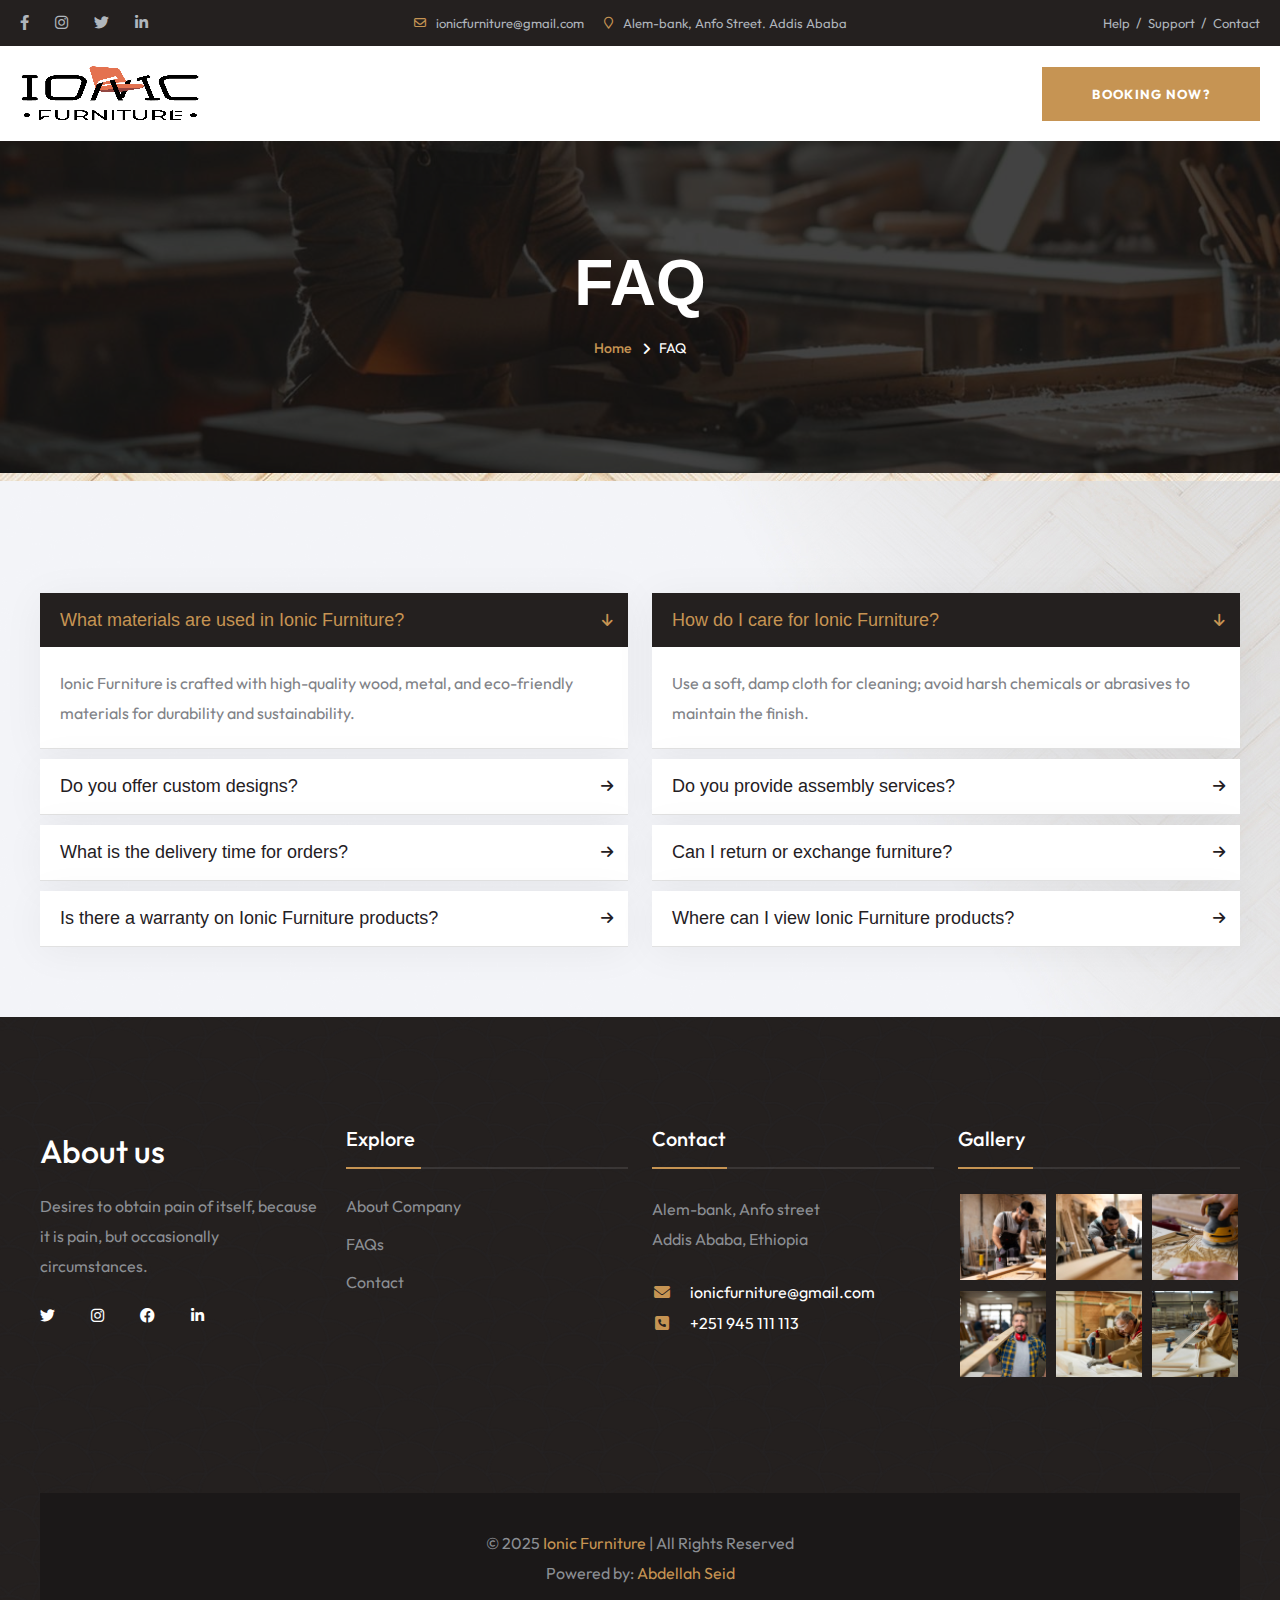
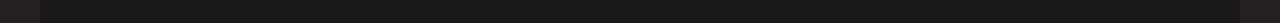
<file: page-faq.html>
<!DOCTYPE html>
<html lang="en">

<head>
<meta charset="utf-8">
<title>Ionic - FAQs</title>
<!-- Stylesheets -->
<link href="css/bootstrap.min.css" rel="stylesheet">
<link href="css/style.css" rel="stylesheet">

<link rel="shortcut icon" href="Mesud-images/ionic-favicon-2.jpg" type="image/x-icon">
<link rel="icon" href="Mesud-images/ionic-favicon-2.jpg" type="image/x-icon">

<!-- Responsive -->
<meta http-equiv="X-UA-Compatible" content="IE=edge">
<meta name="viewport" content="width=device-width, initial-scale=1.0, maximum-scale=1.0, user-scalable=0">
<!--[if lt IE 9]><script src="https://cdnjs.cloudflare.com/ajax/libs/html5shiv/3.7.3/html5shiv.js"></script><![endif]-->
<!--[if lt IE 9]><script src="js/respond.js"></script><![endif]-->
</head>

<body>
<div class="page-wrapper">
	<!-- Preloader -->
	<!-- <div class="preloader"></div> -->

	<!-- Main Header-->
  <header class="main-header header-style-one">
		<!-- Header Top -->
		<div class="header-top">
			<div class="inner-container">
				<div class="top-left">
					<ul class="social-icon-one light">
						<li><a href="#"><span class="fab fa-facebook-f"></span></a></li>
						<li><a href="#"><span class="fab fa-instagram"></span></a></li>
						<li><a href="#"><span class="fab fa-twitter"></span></a></li>
						<li><a href="#"><span class="fab fa-linkedin-in"></span></a></li>
					</ul>
				</div>
				<div class="top-center"> 
					<!-- Info List -->
					<ul class="list-style-one light">
						<li><i class="far fa-envelope"></i> <a href="mailto:ionicfurniture@gmail.com">ionicfurniture@gmail.com</a></li>
						<li><i class="far fa-map-marker"></i> Alem-bank, Anfo Street. Addis Ababa</li>
					</ul>
				</div>
				<div class="top-right"> 
					<!-- Info List -->
					<ul class="list-style-one style-two light">
						<li><a href="#contact">Help</a></li>
						<li><a href="contact">Support</a></li>
						<li><a href="#contact">Contact</a></li>
					</ul>
				</div>
			</div>
		</div>
		<!-- Header Top -->
		
		<div class="header-lower">
			<!-- Main box -->
			<div class="main-box">
				<div class="logo-box">
					<div class="logo"><a href="index.html"><img src="Mesud-images/Details-07.png" alt="Logo"></a></div>
				</div>

				<!--Nav Box-->
				<div class="nav-outer">
					<!-- <nav class="nav main-menu">
						<ul class="navigation onepage-nav">
							<li class="current"><a href="#home">Home</a></li>
							<li><a href="#service">Services</a></li>
							<li><a href="#about">About</a></li>
							<li><a href="#project">Projects</a></li>
							<li><a href="#testimonial">Testimonials</a></li>
							<li><a href="#news">Blog</a></li>
							<li><a href="#contact">Contact</a></li>
						</ul>
					</nav> -->
				</div>
				<!-- Main Menu End-->

					<!-- Outer Box -->
					<div class="outer-box">

						<!-- Btn Box -->
						<div class="btn-box">
							<a href="page-contact.html" class="theme-btn btn-style-one bg-dark"><span class="btn-title">BOOKING NOW?</span></a>
						</div>
						
						<!-- Mobile Nav toggler -->
						<div class="mobile-nav-toggler"><span class="icon lnr-icon-bars"></span></div>
					</div>
				</div>
			</div>

			<!-- Mobile Menu  -->
			<div class="mobile-menu">
				<div class="menu-backdrop"></div>
				
				<!--Here Menu Will Come Automatically Via Javascript / Same Menu as in Header-->
				<nav class="menu-box">
					<div class="upper-box">
						<div class="nav-logo"><a href="index.html"><img src="Mesud-images/Details-08.png" alt="" title=""></a></div>
						<div class="close-btn"><i class="icon fa fa-times"></i></div>
					</div>
					
					<ul class="navigation onepage-nav clearfix">
						<!--Keep This Empty / Menu will come through Javascript-->
					</ul>
					<ul class="contact-list-one">
						<li>
							<i class="icon lnr-icon-phone-handset"></i>
							<span class="title">Call Now</span>
							<div class="text"><a href="tel:+251 945111113">+251 945 111 113</a></div>
						</li>
						<li>
							<i class="icon lnr-icon-envelope1"></i>
							<span class="title">Send Email</span>
							<div class="text"><a href="mailto:ionicfurniture@gmail.com">ionicfurniture@gmail.com</a></div>
						</li>
						<li>
							<i class="icon lnr-icon-map-marker"></i>
							<span class="title">Address</span>
							<div class="text">66 Broklyant, New York India 3269</div>
						</li>
					</ul>
					
					<ul class="social-links">
						<li><a href="#"><i class="fab fa-twitter"></i></a></li>
						<li><a href="#"><i class="fab fa-facebook-f"></i></a></li>
						<li><a href="#"><i class="fab fa-pinterest"></i></a></li>
						<li><a href="#"><i class="fab fa-instagram"></i></a></li>
					</ul>
				</nav>
			</div><!-- End Mobile Menu -->

			<!-- Header Search -->
			<div class="search-popup">
				<span class="search-back-drop"></span>
				<button class="close-search"><span class="fa fa-times"></span></button>
				
				<div class="search-inner">
					<form method="post" action="https://html.kodesolution.com/2024/carpento-html/index.html">
						<div class="form-group">
							<input type="search" name="search-field" value="" placeholder="Search..." required="">
							<button type="submit"><i class="fa fa-search"></i></button>
						</div>
					</form>
				</div>
			</div>
			<!-- End Header Search -->

			<!-- Sticky Header  -->
			<div class="sticky-header">
				<div class="auto-container">
					<div class="inner-container">
						<!--Logo-->
						<div class="logo">
							<a href="index.html"><img src="Mesud-images/Details-07.png" alt="Logo"></a>
						</div>
						
						<!--Right Col-->
						<div class="nav-outer">
							<!-- Main Menu -->
							<nav class="main-menu">
								<div class="navbar-collapse show collapse clearfix">
									<ul class="navigation onepage-nav clearfix">
										<!--Keep This Empty / Menu will come through Javascript-->
									</ul>
								</div>
							</nav><!-- Main Menu End-->

							<!--Mobile Navigation Toggler-->
							<div class="mobile-nav-toggler"><span class="icon lnr-icon-bars"></span></div>
						</div>
					</div>
				</div>
			</div><!-- End Sticky Menu -->
		</header>
	<!--End Main Header -->

	<!-- Start main-content -->
	<section class="page-title" style="background-image: url(images/background/page-title.jpg);">
		<div class="auto-container">
			<div class="title-outer text-center">
				<h1 class="title">FAQ</h1>
				<ul class="page-breadcrumb">
					<li><a href="index.html">Home</a></li>
					<li>FAQ</li>
				</ul>
			</div>
		</div>
	</section>
	<!-- end main-content -->

  <!-- FAQ Section -->
  <section class="faqs-section-home1 mt-0 pt-120 pb-60 pb-md-20" style="background-image: url(images/background/5.jpg)">
      <div class="auto-container">
          <div class="row">
              <!-- FAQ Column -->
              <div class="faq-column col-lg-6">
                  <div class="inner-column">
                      <ul class="accordion-box wow fadeInLeft">
                          <!--Block-->
                          <li class="accordion block active-block">
                              <div class="acc-btn active">What materials are used in Ionic Furniture?
                                  <div class="arrow far fa-arrow-right"></div>
                              </div>
                              <div class="acc-content current">
                                  <div class="content">
                                      <div class="text">Ionic Furniture is crafted with high-quality wood, metal, and eco-friendly materials for durability and sustainability.</div>
                                  </div>
                              </div>
                          </li>
                          <!--Block-->
                          <li class="accordion block">
                              <div class="acc-btn">Do you offer custom designs?
                                  <div class="arrow far fa-arrow-right"></div>
                              </div>
                              <div class="acc-content">
                                  <div class="content">
                                      <div class="text">Yes, we provide customization options to meet your unique preferences and requirements for furniture style, size, and finish.</div>
                                  </div>
                              </div>
                          </li>
                          <!--Block-->
                          <li class="accordion block">
                              <div class="acc-btn">What is the delivery time for orders?
                                  <div class="arrow far fa-arrow-right"></div>
                              </div>
                              <div class="acc-content">
                                  <div class="content">
                                      <div class="text">Orders are typically delivered within 7-14 business days, depending on location and product availability.</div>
                                  </div>
                              </div>
                          </li>
                          <!--Block-->
                          <li class="accordion block">
                              <div class="acc-btn">Is there a warranty on Ionic Furniture products?
                                  <div class="arrow far fa-arrow-right"></div>
                              </div>
                              <div class="acc-content">
                                  <div class="content">
                                      <div class="text">Yes, all our products come with a one-year warranty covering manufacturing defects and craftsmanship issues.</div>
                                  </div>
                              </div>
                          </li>
                      </ul>
                  </div>
              </div>
			        <!-- FAQ Column -->
			        <div class="faq-column col-lg-6">
                  <div class="inner-column">
                      <ul class="accordion-box wow fadeInLeft">
                          <!--Block-->
                          <li class="accordion block active-block">
                              <div class="acc-btn active">How do I care for Ionic Furniture?
                                  <div class="arrow far fa-arrow-right"></div>
                              </div>
                              <div class="acc-content current">
                                  <div class="content">
                                      <div class="text">Use a soft, damp cloth for cleaning; avoid harsh chemicals or abrasives to maintain the finish.</div>
                                  </div>
                              </div>
                          </li>
                          <!--Block-->
                          <li class="accordion block">
                              <div class="acc-btn">Do you provide assembly services?
                                  <div class="arrow far fa-arrow-right"></div>
                              </div>
                              <div class="acc-content">
                                  <div class="content">
                                      <div class="text">Yes, we offer free assembly services for most furniture items during delivery within designated areas.</div>
                                  </div>
                              </div>
                          </li>
                          <!--Block-->
                          <li class="accordion block">
                              <div class="acc-btn">Can I return or exchange furniture?
                                  <div class="arrow far fa-arrow-right"></div>
                              </div>
                              <div class="acc-content">
                                  <div class="content">
                                      <div class="text">Returns and exchanges are accepted within 14 days of delivery if the item is unused and in original condition.</div>
                                  </div>
                              </div>
                          </li>
                          <!--Block-->
                          <li class="accordion block">
                              <div class="acc-btn">Where can I view Ionic Furniture products?
                                  <div class="arrow far fa-arrow-right"></div>
                              </div>
                              <div class="acc-content">
                                  <div class="content">
                                      <div class="text">You can visit our showroom or browse our full collection online at our official website.</div>
                                  </div>
                              </div>
                          </li>
                      </ul>
                  </div>
              </div>
          </div>
      </div>
  </section>
  <!--End FAQ Section -->

	<!-- Main Footer -->
	<footer class="main-footer" id="contact">
		<div class="bg-image"  style="background-image: url(images/pattern/shape-1.png)"></div>

		<!--Widgets Section-->
		<div class="widgets-section">
			<div class="auto-container">
				<div class="row">
					<!--Footer Column-->
					<div class="footer-column col-lg-3 col-sm-6">
						<div class="footer-widget about-widget">
							<h5 class="about-title">About us</h5>
							<div class="text">Desires to obtain pain of itself, because it is pain, but occasionally circumstances.</div>
							<ul class="social-icon-two">
								<li><a href="#"><i class="fab fa-twitter"></i></a></li>
								<li><a href="#"><i class="fab fa-instagram"></i></a></li>
								<li><a href="#"><i class="fab fa-facebook"></i></a></li>
								<li><a href="#"><i class="fab fa-linkedin-in"></i></a></li>
							</ul>
						</div>
					</div>

					<!--Footer Column-->
					<div class="footer-column col-lg-3 col-sm-6">
						<div class="footer-widget">
							<h5 class="widget-title">Explore</h5>
							<ul class="user-links">
								<li><a href="About-us.html">About Company</a></li>
								<li><a href="#">FAQs</a></li>
								<!-- <li><a href="#">News & Media</a></li> -->
								<!-- <li><a href="#">Our Projects</a></li> -->
								<li><a href="page-contact.html">Contact</a></li>
							</ul>
						</div>
					</div>

					<!--Footer Column-->
					<div class="footer-column col-lg-3 col-sm-6">
						<div class="footer-widget contact-widget">
							<h5 class="widget-title">Contact</h5>
							<div class="widget-content">
								<div class="text">Alem-bank, Anfo street <br /> Addis Ababa, Ethiopia</div>
								<ul class="contact-info">
									<li><i class="fa fa-envelope"></i> <a href="mailto:ionicfurniture@gmail.com">ionicfurniture@gmail.com</a><br /></li>
									<li><i class="fa fa-phone-square"></i> <a href="tel:++251 945111113">+251 945 111 113</a><br /></li>
								</ul>
							</div>
						</div>
					</div>

					<!--Footer Column-->
					<div class="footer-column col-lg-3 col-sm-6">
						<div class="footer-widget gallery-widget">
							<h5 class="widget-title">Gallery</h5>
							<div class="widget-content">
								<div class="outer clearfix">
									<figure class="image">
										<a href="#"><img src="images/resource/project-thumb-1.jpg" alt=""></a>
									</figure>
									<figure class="image">
										<a href="#"><img src="images/resource/project-thumb-2.jpg" alt=""></a>
									</figure>
									<figure class="image">
										<a href="#"><img src="images/resource/project-thumb-3.jpg" alt=""></a>
									</figure>
									<figure class="image">
										<a href="#"><img src="images/resource/project-thumb-4.jpg" alt=""></a>
									</figure>
									<figure class="image">
										<a href="#"><img src="images/resource/project-thumb-5.jpg" alt=""></a>
									</figure>
									<figure class="image">
										<a href="#"><img src="images/resource/project-thumb-6.jpg" alt=""></a>
									</figure>
								</div>
							</div>
						</div>
					</div>
				</div>
			</div>
		</div>

		<!--Footer Bottom-->
		<div class="footer-bottom">
			<div class="auto-container">
				<div class="inner-container">
					<div class="copyright-text">&copy; 2025 <a href="index.html">Ionic Furniture</a> | All Rights Reserved <br> Powered by:<a href="https://abdellahseid.netlify.app" target="_blank"> Abdellah Seid</a>
					</div>
				</div>
			</div>
		</div>
	</footer>
	<!--End Main Footer -->

</div><!-- End Page Wrapper -->
<!-- Scroll To Top -->
<div class="scroll-to-top scroll-to-target" data-target="html"><span class="fa fa-angle-up"></span></div>
<script data-cfasync="false" src="https://html.kodesolution.com/cdn-cgi/scripts/5c5dd728/cloudflare-static/email-decode.min.js"></script><script src="js/jquery.js"></script>
<script src="js/popper.min.js"></script>
<script src="js/bootstrap.min.js"></script>
<script src="js/jquery.fancybox.js"></script>
<script src="js/jquery-ui.js"></script>
<script src="js/wow.js"></script>
<script src="js/appear.js"></script>
<script src="js/select2.min.js"></script>
<script src="js/swiper.min.js"></script>
<script src="js/owl.js"></script>
<script src="js/script.js"></script>
</body>

</html>
</file>
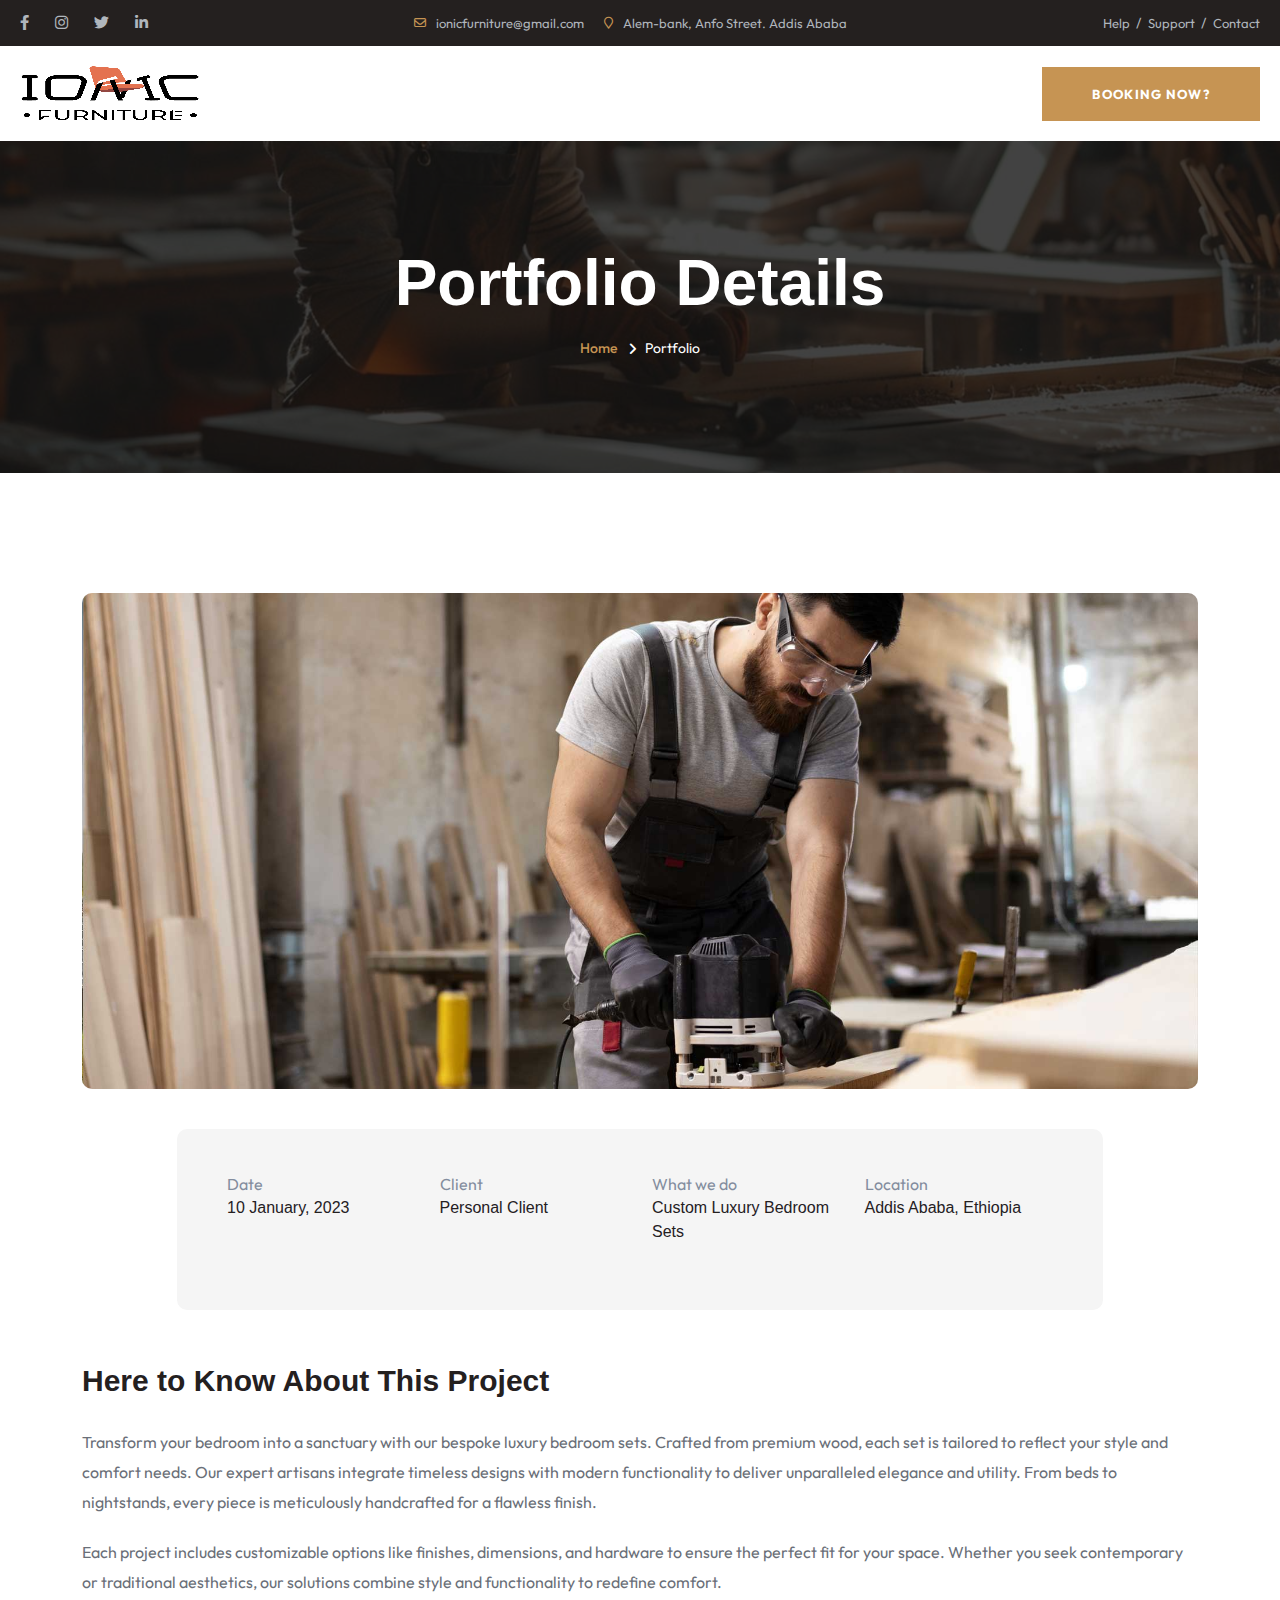
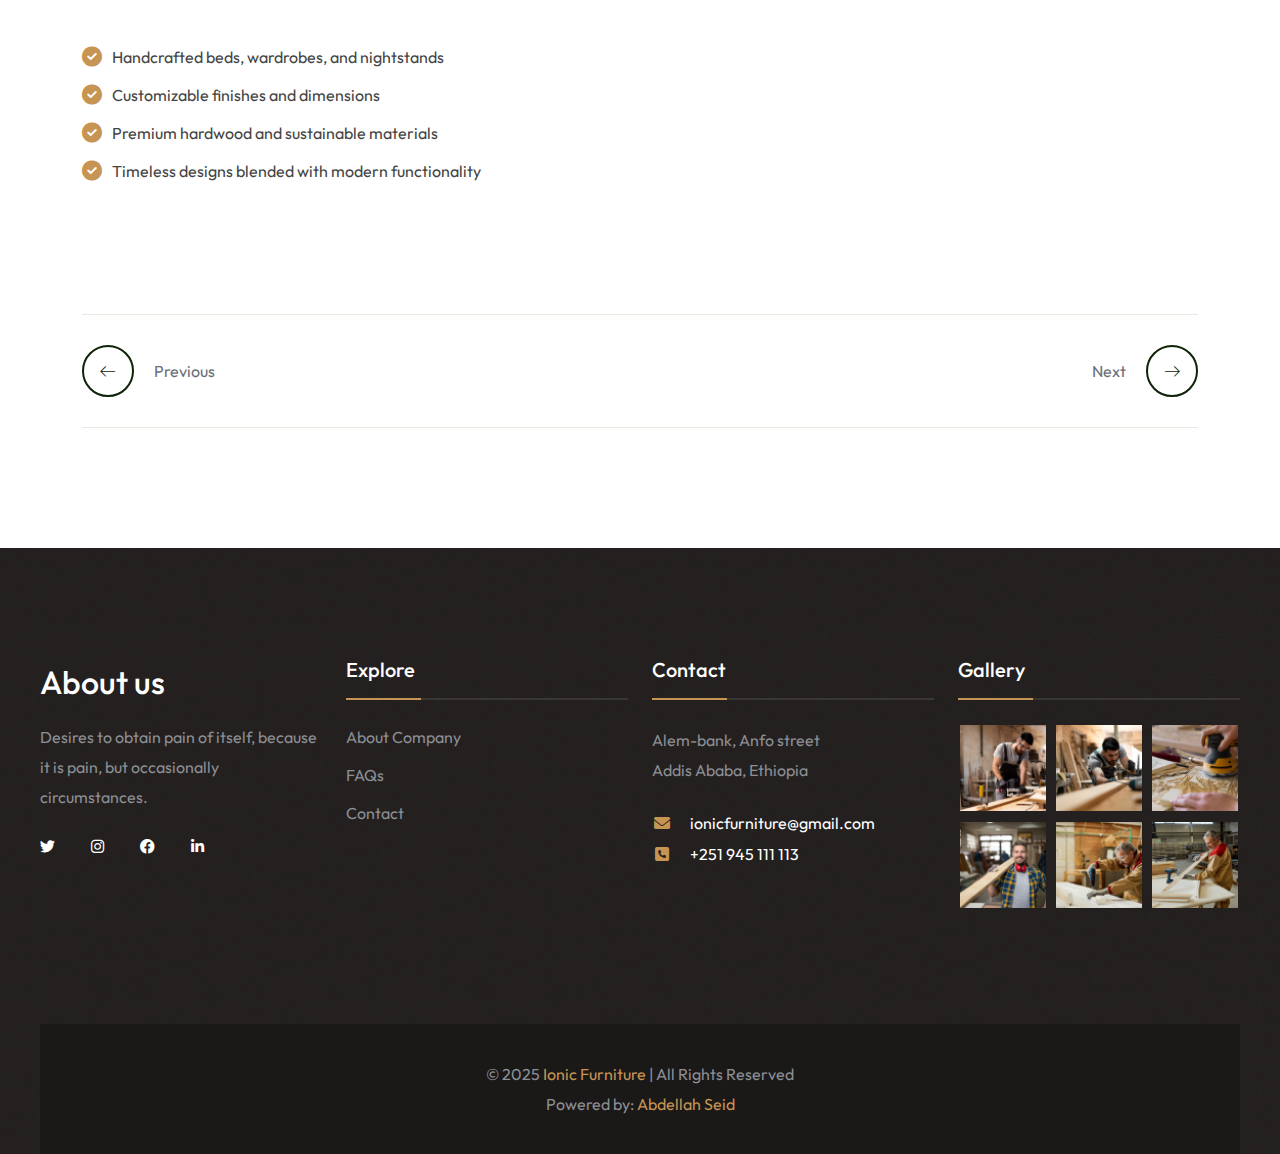
<file: Project-details-1.html>
<!DOCTYPE html>
<html lang="en">

<head>
<meta charset="utf-8">
<title>Ionic - Project details</title>
<!-- Stylesheets -->
<link href="css/bootstrap.min.css" rel="stylesheet">
<link href="css/style.css" rel="stylesheet">

<link rel="shortcut icon" href="Mesud-images/ionic-favicon-2.jpg" type="image/x-icon">
<link rel="icon" href="Mesud-images/ionic-favicon-2.jpg" type="image/x-icon">

<!-- Responsive -->
<meta http-equiv="X-UA-Compatible" content="IE=edge">
<meta name="viewport" content="width=device-width, initial-scale=1.0, maximum-scale=1.0, user-scalable=0">
<!--[if lt IE 9]><script src="https://cdnjs.cloudflare.com/ajax/libs/html5shiv/3.7.3/html5shiv.js"></script><![endif]-->
<!--[if lt IE 9]><script src="js/respond.js"></script><![endif]-->
</head>

<body>
<div class="page-wrapper">
	<!-- Preloader -->
	<!-- <div class="preloader"></div> -->

	<!-- Main Header-->
  <header class="main-header header-style-one">
		<!-- Header Top -->
		<div class="header-top">
			<div class="inner-container">
				<div class="top-left">
					<ul class="social-icon-one light">
						<li><a href="#"><span class="fab fa-facebook-f"></span></a></li>
						<li><a href="#"><span class="fab fa-instagram"></span></a></li>
						<li><a href="#"><span class="fab fa-twitter"></span></a></li>
						<li><a href="#"><span class="fab fa-linkedin-in"></span></a></li>
					</ul>
				</div>
				<div class="top-center"> 
					<!-- Info List -->
					<ul class="list-style-one light">
						<li><i class="far fa-envelope"></i> <a href="mailto:ionicfurniture@gmail.com">ionicfurniture@gmail.com</a></li>
						<li><i class="far fa-map-marker"></i> Alem-bank, Anfo Street. Addis Ababa</li>
					</ul>
				</div>
				<div class="top-right"> 
					<!-- Info List -->
					<ul class="list-style-one style-two light">
						<li><a href="#contact">Help</a></li>
						<li><a href="contact">Support</a></li>
						<li><a href="#contact">Contact</a></li>
					</ul>
				</div>
			</div>
		</div>
		<!-- Header Top -->
		
		<div class="header-lower">
			<!-- Main box -->
			<div class="main-box">
				<div class="logo-box">
					<div class="logo"><a href="index.html"><img src="Mesud-images/Details-07.png" alt="Logo"></a></div>
				</div>

				<!--Nav Box-->
				<div class="nav-outer">
					<!-- <nav class="nav main-menu">
						<ul class="navigation onepage-nav">
							<li class="current"><a href="#home">Home</a></li>
							<li><a href="#service">Services</a></li>
							<li><a href="#about">About</a></li>
							<li><a href="#project">Projects</a></li>
							<li><a href="#testimonial">Testimonials</a></li>
							<li><a href="#news">Blog</a></li>
							<li><a href="#contact">Contact</a></li>
						</ul>
					</nav> -->
				</div>
				<!-- Main Menu End-->

					<!-- Outer Box -->
					<div class="outer-box">

						<!-- Btn Box -->
						<div class="btn-box">
							<a href="page-contact.html" class="theme-btn btn-style-one bg-dark"><span class="btn-title">BOOKING NOW?</span></a>
						</div>
						
						<!-- Mobile Nav toggler -->
						<div class="mobile-nav-toggler"><span class="icon lnr-icon-bars"></span></div>
					</div>
				</div>
			</div>

			<!-- Mobile Menu  -->
			<div class="mobile-menu">
				<div class="menu-backdrop"></div>
				
				<!--Here Menu Will Come Automatically Via Javascript / Same Menu as in Header-->
				<nav class="menu-box">
					<div class="upper-box">
						<div class="nav-logo"><a href="index.html"><img src="Mesud-images/Details-08.png" alt="" title=""></a></div>
						<div class="close-btn"><i class="icon fa fa-times"></i></div>
					</div>
					
					<ul class="navigation onepage-nav clearfix">
						<!--Keep This Empty / Menu will come through Javascript-->
					</ul>
					<ul class="contact-list-one">
						<li>
							<i class="icon lnr-icon-phone-handset"></i>
							<span class="title">Call Now</span>
							<div class="text"><a href="tel:+251 945111113">+251 945 111 113</a></div>
						</li>
						<li>
							<i class="icon lnr-icon-envelope1"></i>
							<span class="title">Send Email</span>
							<div class="text"><a href="mailto:ionicfurniture@gmail.com">ionicfurniture@gmail.com</a></div>
						</li>
						<li>
							<i class="icon lnr-icon-map-marker"></i>
							<span class="title">Address</span>
							<div class="text">Alem-bank, Anfo street. Addis Ababa</div>
						</li>
					</ul>
					
					<ul class="social-links">
						<li><a href="#"><i class="fab fa-twitter"></i></a></li>
						<li><a href="#"><i class="fab fa-facebook-f"></i></a></li>
						<li><a href="#"><i class="fab fa-pinterest"></i></a></li>
						<li><a href="#"><i class="fab fa-instagram"></i></a></li>
					</ul>
				</nav>
			</div><!-- End Mobile Menu -->

			<!-- Header Search -->
			<div class="search-popup">
				<span class="search-back-drop"></span>
				<button class="close-search"><span class="fa fa-times"></span></button>
				
				<div class="search-inner">
					<form method="post" action="https://html.kodesolution.com/2024/carpento-html/index.html">
						<div class="form-group">
							<input type="search" name="search-field" value="" placeholder="Search..." required="">
							<button type="submit"><i class="fa fa-search"></i></button>
						</div>
					</form>
				</div>
			</div>
			<!-- End Header Search -->

			<!-- Sticky Header  -->
			<div class="sticky-header">
				<div class="auto-container">
					<div class="inner-container">
						<!--Logo-->
						<div class="logo">
							<a href="index.html"><img src="Mesud-images/Details-07.png" alt="Logo"></a>
						</div>
						
						<!--Right Col-->
						<div class="nav-outer">
							<!-- Main Menu -->
							<nav class="main-menu">
								<div class="navbar-collapse show collapse clearfix">
									<ul class="navigation onepage-nav clearfix">
										<!--Keep This Empty / Menu will come through Javascript-->
									</ul>
								</div>
							</nav><!-- Main Menu End-->

							<!--Mobile Navigation Toggler-->
							<div class="mobile-nav-toggler"><span class="icon lnr-icon-bars"></span></div>
						</div>
					</div>
				</div>
			</div><!-- End Sticky Menu -->
		</header>
	<!--End Main Header -->

	<!-- Start main-content -->
	<section class="page-title" style="background-image: url(images/background/page-title.jpg);">
		<div class="auto-container">
			<div class="title-outer text-center">
				<h1 class="title">Portfolio Details</h1>
				<ul class="page-breadcrumb">
					<li><a href="index.html">Home</a></li>
					<li>Portfolio</li>
				</ul>
			</div>
		</div>
	</section>
	<!-- end main-content -->

	<!--Project Details Start-->
	<section class="project-details">
		<div class="container">
			<div class="row">
				<div class="col-xl-12">
					<div class="project-details__top">
						<div class="project-details__img"> <img src="images/resource/project-details.jpg" alt=""> </div>
					</div>
				</div>
			</div>
			<div class="row justify-content-center">
				<div class="col-xl-10">
					<div class="project-details__content-right">
						<div class="project-details__details-box">
							<div class="row">
								<div class="col">
									<p class="project-details__client">Date</p>
									<h4 class="project-details__name">10 January, 2023</h4>
								</div>
								<div class="col">
									<p class="project-details__client">Client</p>
									<h4 class="project-details__name">Personal Client</h4>
								</div>
								<div class="col">
									<p class="project-details__client">What we do</p>
									<h4 class="project-details__name">Custom Luxury Bedroom Sets </h4>
								</div>
								<div class="col">
									<p class="project-details__client">Location</p>
									<h4 class="project-details__name">Addis Ababa, Ethiopia</h4>
								</div>
							</div>
						</div>
					</div>
				</div>
			</div>
			<div class="project-details__content">
				<div class="row">
					<div class="col-xl-12">
						<div class="project-details__content-left">
							<h3 class="mb-4 mt-5">Here to Know About This Project</h3>
							<p class="">Transform your bedroom into a sanctuary with our bespoke luxury bedroom sets. Crafted from premium wood, each set is tailored to reflect your style and comfort needs. Our expert artisans integrate timeless designs with modern functionality to deliver unparalleled elegance and utility. From beds to nightstands, every piece is meticulously handcrafted for a flawless finish.</p>
							<p class="mb-5">Each project includes customizable options like finishes, dimensions, and hardware to ensure the perfect fit for your space. Whether you seek contemporary or traditional aesthetics, our solutions combine style and functionality to redefine comfort.</p>
                <ul class="list-style-two mb-0">
                  <li><i class="fa fa-check-circle"></i> Handcrafted beds, wardrobes, and nightstands</li>
                  <li><i class="fa fa-check-circle"></i> Customizable finishes and dimensions</li>
                  <li><i class="fa fa-check-circle"></i> Premium hardwood and sustainable materials</li>
                  <li><i class="fa fa-check-circle"></i> Timeless designs blended with modern functionality</li>
                </ul>
						</div>
					</div>
				</div>
			</div>
			<div class="row">
				<div class="col-xl-12">
					<div class="project-details__pagination-box">
						<ul class="project-details__pagination list-unstyled clearfix">
							<li class="next">
								<div class="icon"> <a href="Project-details-5.html" aria-label="Previous"><i class="lnr lnr-icon-arrow-left"></i></a> </div>
								<div class="content">Previous</div>
							</li>
							<li class="count"><a href="#"></a></li>
							<li class="count"><a href="#"></a></li>
							<li class="count"><a href="#"></a></li>
							<li class="count"><a href="#"></a></li>
							<li class="previous">
								<div class="content">Next</div>
								<div class="icon"> <a href="Project-details-2.html" aria-label="Previous"><i class="lnr lnr-icon-arrow-right"></i></a> </div>
							</li>
						</ul>
					</div>
				</div>
			</div>
		</div>
	</section>
	<!--Project Details End-->


	<!-- Main Footer -->
	<footer class="main-footer" id="contact">
		<div class="bg-image"  style="background-image: url(images/pattern/shape-1.png)"></div>

		<!--Widgets Section-->
		<div class="widgets-section">
			<div class="auto-container">
				<div class="row">
					<!--Footer Column-->
					<div class="footer-column col-lg-3 col-sm-6">
						<div class="footer-widget about-widget">
							<h5 class="about-title">About us</h5>
							<div class="text">Desires to obtain pain of itself, because it is pain, but occasionally circumstances.</div>
							<ul class="social-icon-two">
								<li><a href="#"><i class="fab fa-twitter"></i></a></li>
								<li><a href="#"><i class="fab fa-instagram"></i></a></li>
								<li><a href="#"><i class="fab fa-facebook"></i></a></li>
								<li><a href="#"><i class="fab fa-linkedin-in"></i></a></li>
							</ul>
						</div>
					</div>

					<!--Footer Column-->
					<div class="footer-column col-lg-3 col-sm-6">
						<div class="footer-widget">
							<h5 class="widget-title">Explore</h5>
							<ul class="user-links">
								<li><a href="page-about.html">About Company</a></li>
								<li><a href="page-faq.html">FAQs</a></li>
								<!-- <li><a href="#">News & Media</a></li> -->
								<!-- <li><a href="#">Our Projects</a></li> -->
								<li><a href="page-contact.html">Contact</a></li>
							</ul>
						</div>
					</div>

					<!--Footer Column-->
					<div class="footer-column col-lg-3 col-sm-6">
						<div class="footer-widget contact-widget">
							<h5 class="widget-title">Contact</h5>
							<div class="widget-content">
								<div class="text">Alem-bank, Anfo street <br /> Addis Ababa, Ethiopia</div>
								<ul class="contact-info">
									<li><i class="fa fa-envelope"></i> <a href="mailto:ionicfurniture@gmail.com">ionicfurniture@gmail.com</a><br /></li>
									<li><i class="fa fa-phone-square"></i> <a href="tel:+251 945111113">+251 945 111 113</a><br /></li>
								</ul>
							</div>
						</div>
					</div>

					<!--Footer Column-->
					<div class="footer-column col-lg-3 col-sm-6">
						<div class="footer-widget gallery-widget">
							<h5 class="widget-title">Gallery</h5>
							<div class="widget-content">
								<div class="outer clearfix">
									<figure class="image">
										<a href="#"><img src="images/resource/project-thumb-1.jpg" alt=""></a>
									</figure>
									<figure class="image">
										<a href="#"><img src="images/resource/project-thumb-2.jpg" alt=""></a>
									</figure>
									<figure class="image">
										<a href="#"><img src="images/resource/project-thumb-3.jpg" alt=""></a>
									</figure>
									<figure class="image">
										<a href="#"><img src="images/resource/project-thumb-4.jpg" alt=""></a>
									</figure>
									<figure class="image">
										<a href="#"><img src="images/resource/project-thumb-5.jpg" alt=""></a>
									</figure>
									<figure class="image">
										<a href="#"><img src="images/resource/project-thumb-6.jpg" alt=""></a>
									</figure>
								</div>
							</div>
						</div>
					</div>
				</div>
			</div>
		</div>

		<!--Footer Bottom-->
		<div class="footer-bottom">
			<div class="auto-container">
				<div class="inner-container">
					<div class="copyright-text">&copy; 2025 <a href="index.html">Ionic Furniture</a> | All Rights Reserved <br> Powered by:<a href="https://abdellahseid.netlify.app" target="_blank"> Abdellah Seid</a>
					</div>
				</div>
			</div>
		</div>
	</footer>
	<!--End Main Footer -->

</div><!-- End Page Wrapper -->
<!-- Scroll To Top -->
<div class="scroll-to-top scroll-to-target" data-target="html"><span class="fa fa-angle-up"></span></div>
<script data-cfasync="false" src="https://html.kodesolution.com/cdn-cgi/scripts/5c5dd728/cloudflare-static/email-decode.min.js"></script><script src="js/jquery.js"></script>
<script src="js/popper.min.js"></script>
<script src="js/bootstrap.min.js"></script>
<script src="js/jquery.fancybox.js"></script>
<script src="js/jquery-ui.js"></script>
<script src="js/wow.js"></script>
<script src="js/appear.js"></script>
<script src="js/select2.min.js"></script>
<script src="js/swiper.min.js"></script>
<script src="js/owl.js"></script>
<script src="js/script.js"></script>
</body>

</html>
</file>
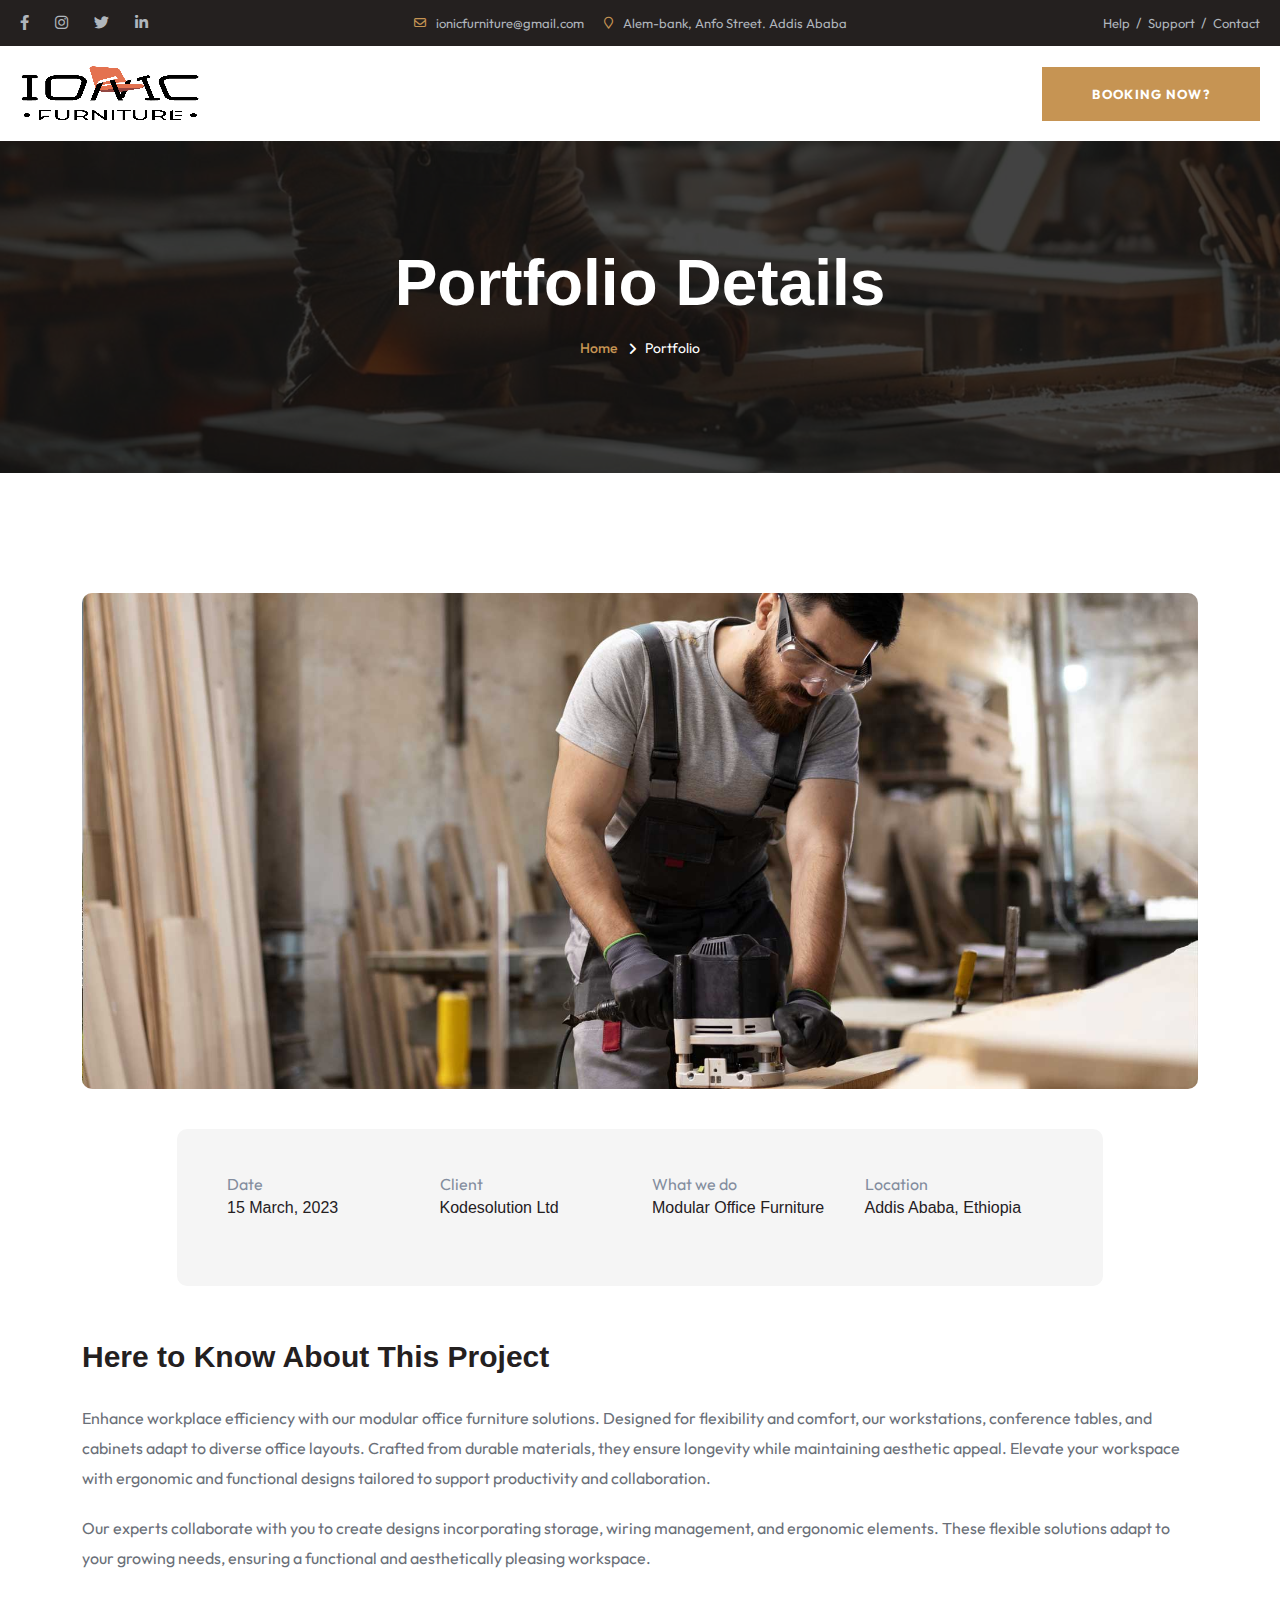
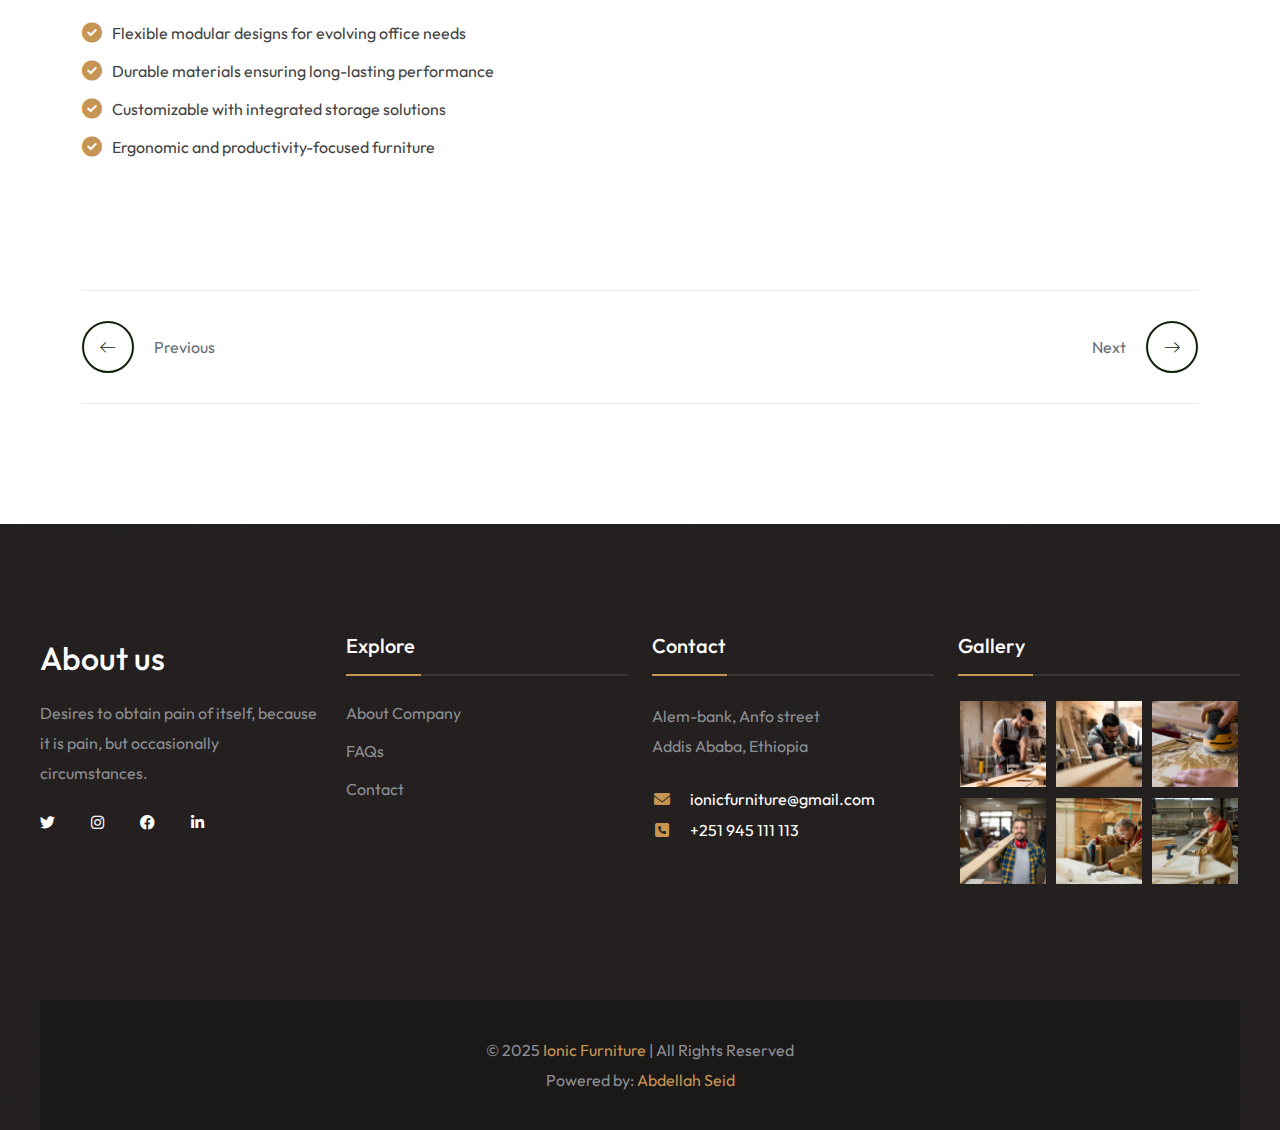
<file: Project-details-2.html>
<!DOCTYPE html>
<html lang="en">

<head>
<meta charset="utf-8">
<title>Ionic - Project details</title>
<!-- Stylesheets -->
<link href="css/bootstrap.min.css" rel="stylesheet">
<link href="css/style.css" rel="stylesheet">

<link rel="shortcut icon" href="Mesud-images/ionic-favicon-2.jpg" type="image/x-icon">
<link rel="icon" href="Mesud-images/ionic-favicon-2.jpg" type="image/x-icon">

<!-- Responsive -->
<meta http-equiv="X-UA-Compatible" content="IE=edge">
<meta name="viewport" content="width=device-width, initial-scale=1.0, maximum-scale=1.0, user-scalable=0">
<!--[if lt IE 9]><script src="https://cdnjs.cloudflare.com/ajax/libs/html5shiv/3.7.3/html5shiv.js"></script><![endif]-->
<!--[if lt IE 9]><script src="js/respond.js"></script><![endif]-->
</head>

<body>
<div class="page-wrapper">
	<!-- Preloader -->
	<!-- <div class="preloader"></div> -->

	<!-- Main Header-->
  <header class="main-header header-style-one">
		<!-- Header Top -->
		<div class="header-top">
			<div class="inner-container">
				<div class="top-left">
					<ul class="social-icon-one light">
						<li><a href="#"><span class="fab fa-facebook-f"></span></a></li>
						<li><a href="#"><span class="fab fa-instagram"></span></a></li>
						<li><a href="#"><span class="fab fa-twitter"></span></a></li>
						<li><a href="#"><span class="fab fa-linkedin-in"></span></a></li>
					</ul>
				</div>
				<div class="top-center"> 
					<!-- Info List -->
					<ul class="list-style-one light">
						<li><i class="far fa-envelope"></i> <a href="mailto:ionicfurniture@gmail.com">ionicfurniture@gmail.com</a></li>
						<li><i class="far fa-map-marker"></i> Alem-bank, Anfo Street. Addis Ababa</li>
					</ul>
				</div>
				<div class="top-right"> 
					<!-- Info List -->
					<ul class="list-style-one style-two light">
						<li><a href="#contact">Help</a></li>
						<li><a href="contact">Support</a></li>
						<li><a href="#contact">Contact</a></li>
					</ul>
				</div>
			</div>
		</div>
		<!-- Header Top -->
		
		<div class="header-lower">
			<!-- Main box -->
			<div class="main-box">
				<div class="logo-box">
					<div class="logo"><a href="index.html"><img src="Mesud-images/Details-07.png" alt="Logo"></a></div>
				</div>

				<!--Nav Box-->
				<div class="nav-outer">
					<!-- <nav class="nav main-menu">
						<ul class="navigation onepage-nav">
							<li class="current"><a href="#home">Home</a></li>
							<li><a href="#service">Services</a></li>
							<li><a href="#about">About</a></li>
							<li><a href="#project">Projects</a></li>
							<li><a href="#testimonial">Testimonials</a></li>
							<li><a href="#news">Blog</a></li>
							<li><a href="#contact">Contact</a></li>
						</ul>
					</nav> -->
				</div>
				<!-- Main Menu End-->

					<!-- Outer Box -->
					<div class="outer-box">

						<!-- Btn Box -->
						<div class="btn-box">
							<a href="page-contact.html" class="theme-btn btn-style-one bg-dark"><span class="btn-title">BOOKING NOW?</span></a>
						</div>
						
						<!-- Mobile Nav toggler -->
						<div class="mobile-nav-toggler"><span class="icon lnr-icon-bars"></span></div>
					</div>
				</div>
			</div>

			<!-- Mobile Menu  -->
			<div class="mobile-menu">
				<div class="menu-backdrop"></div>
				
				<!--Here Menu Will Come Automatically Via Javascript / Same Menu as in Header-->
				<nav class="menu-box">
					<div class="upper-box">
						<div class="nav-logo"><a href="index.html"><img src="Mesud-images/Details-08.png" alt="" title=""></a></div>
						<div class="close-btn"><i class="icon fa fa-times"></i></div>
					</div>
					
					<ul class="navigation onepage-nav clearfix">
						<!--Keep This Empty / Menu will come through Javascript-->
					</ul>
					<ul class="contact-list-one">
						<li>
							<i class="icon lnr-icon-phone-handset"></i>
							<span class="title">Call Now</span>
							<div class="text"><a href="tel:+251 945111113">+251 945 111 113</a></div>
						</li>
						<li>
							<i class="icon lnr-icon-envelope1"></i>
							<span class="title">Send Email</span>
							<div class="text"><a href="mailto:ionicfurniture@gmail.com">ionicfurniture@gmail.com</a></div>
						</li>
						<li>
							<i class="icon lnr-icon-map-marker"></i>
							<span class="title">Address</span>
							<div class="text">Alem-bank, Anfo street. Addis Ababa</div>
						</li>
					</ul>
					
					<ul class="social-links">
						<li><a href="#"><i class="fab fa-twitter"></i></a></li>
						<li><a href="#"><i class="fab fa-facebook-f"></i></a></li>
						<li><a href="#"><i class="fab fa-pinterest"></i></a></li>
						<li><a href="#"><i class="fab fa-instagram"></i></a></li>
					</ul>
				</nav>
			</div><!-- End Mobile Menu -->

			<!-- Header Search -->
			<div class="search-popup">
				<span class="search-back-drop"></span>
				<button class="close-search"><span class="fa fa-times"></span></button>
				
				<div class="search-inner">
					<form method="post" action="https://html.kodesolution.com/2024/carpento-html/index.html">
						<div class="form-group">
							<input type="search" name="search-field" value="" placeholder="Search..." required="">
							<button type="submit"><i class="fa fa-search"></i></button>
						</div>
					</form>
				</div>
			</div>
			<!-- End Header Search -->

			<!-- Sticky Header  -->
			<div class="sticky-header">
				<div class="auto-container">
					<div class="inner-container">
						<!--Logo-->
						<div class="logo">
							<a href="index.html"><img src="Mesud-images/Details-07.png" alt="Logo"></a>
						</div>
						
						<!--Right Col-->
						<div class="nav-outer">
							<!-- Main Menu -->
							<nav class="main-menu">
								<div class="navbar-collapse show collapse clearfix">
									<ul class="navigation onepage-nav clearfix">
										<!--Keep This Empty / Menu will come through Javascript-->
									</ul>
								</div>
							</nav><!-- Main Menu End-->

							<!--Mobile Navigation Toggler-->
							<div class="mobile-nav-toggler"><span class="icon lnr-icon-bars"></span></div>
						</div>
					</div>
				</div>
			</div><!-- End Sticky Menu -->
		</header>
	<!--End Main Header -->

	<!-- Start main-content -->
	<section class="page-title" style="background-image: url(images/background/page-title.jpg);">
		<div class="auto-container">
			<div class="title-outer text-center">
				<h1 class="title">Portfolio Details</h1>
				<ul class="page-breadcrumb">
					<li><a href="index.html">Home</a></li>
					<li>Portfolio</li>
				</ul>
			</div>
		</div>
	</section>
	<!-- end main-content -->

	<!--Project Details Start-->
	<section class="project-details">
		<div class="container">
			<div class="row">
				<div class="col-xl-12">
					<div class="project-details__top">
						<div class="project-details__img"> <img src="images/resource/project-details.jpg" alt=""> </div>
					</div>
				</div>
			</div>
			<div class="row justify-content-center">
				<div class="col-xl-10">
					<div class="project-details__content-right">
						<div class="project-details__details-box">
							<div class="row">
								<div class="col">
									<p class="project-details__client">Date</p>
									<h4 class="project-details__name">15 March, 2023</h4>
								</div>
								<div class="col">
									<p class="project-details__client">Client</p>
									<h4 class="project-details__name">Kodesolution Ltd</h4>
								</div>
								<div class="col">
									<p class="project-details__client">What we do</p>
									<h4 class="project-details__name">Modular Office Furniture</h4>
								</div>
								<div class="col">
									<p class="project-details__client">Location</p>
									<h4 class="project-details__name">Addis Ababa, Ethiopia</h4>
								</div>
							</div>
						</div>
					</div>
				</div>
			</div>
			<div class="project-details__content">
				<div class="row">
					<div class="col-xl-12">
						<div class="project-details__content-left">
							<h3 class="mb-4 mt-5">Here to Know About This Project</h3>
							<p class="">Enhance workplace efficiency with our modular office furniture solutions. Designed for flexibility and comfort, our workstations, conference tables, and cabinets adapt to diverse office layouts. Crafted from durable materials, they ensure longevity while maintaining aesthetic appeal. Elevate your workspace with ergonomic and functional designs tailored to support productivity and collaboration.</p>
							<p class="mb-5">Our experts collaborate with you to create designs incorporating storage, wiring management, and ergonomic elements. These flexible solutions adapt to your growing needs, ensuring a functional and aesthetically pleasing workspace.</p>
                <ul class="list-style-two mb-0">
                  <li><i class="fa fa-check-circle"></i> Flexible modular designs for evolving office needs</li>
                  <li><i class="fa fa-check-circle"></i> Durable materials ensuring long-lasting performance</li>
                  <li><i class="fa fa-check-circle"></i> Customizable with integrated storage solutions</li>
                  <li><i class="fa fa-check-circle"></i> Ergonomic and productivity-focused furniture</li>
                </ul>
						</div>
					</div>
				</div>
			</div>
			<div class="row">
				<div class="col-xl-12">
					<div class="project-details__pagination-box">
						<ul class="project-details__pagination list-unstyled clearfix">
							<li class="next">
								<div class="icon"> <a href="Project-details-1.html" aria-label="Previous"><i class="lnr lnr-icon-arrow-left"></i></a> </div>
								<div class="content">Previous</div>
							</li>
							<li class="count"><a href="#"></a></li>
							<li class="count"><a href="#"></a></li>
							<li class="count"><a href="#"></a></li>
							<li class="count"><a href="#"></a></li>
							<li class="previous">
								<div class="content">Next</div>
								<div class="icon"> <a href="Project-details-3.html" aria-label="Previous"><i class="lnr lnr-icon-arrow-right"></i></a> </div>
							</li>
						</ul>
					</div>
				</div>
			</div>
		</div>
	</section>
	<!--Project Details End-->


	<!-- Main Footer -->
	<footer class="main-footer" id="contact">
		<div class="bg-image"  style="background-image: url(images/pattern/shape-1.png)"></div>

		<!--Widgets Section-->
		<div class="widgets-section">
			<div class="auto-container">
				<div class="row">
					<!--Footer Column-->
					<div class="footer-column col-lg-3 col-sm-6">
						<div class="footer-widget about-widget">
							<h5 class="about-title">About us</h5>
							<div class="text">Desires to obtain pain of itself, because it is pain, but occasionally circumstances.</div>
							<ul class="social-icon-two">
								<li><a href="#"><i class="fab fa-twitter"></i></a></li>
								<li><a href="#"><i class="fab fa-instagram"></i></a></li>
								<li><a href="#"><i class="fab fa-facebook"></i></a></li>
								<li><a href="#"><i class="fab fa-linkedin-in"></i></a></li>
							</ul>
						</div>
					</div>

					<!--Footer Column-->
					<div class="footer-column col-lg-3 col-sm-6">
						<div class="footer-widget">
							<h5 class="widget-title">Explore</h5>
							<ul class="user-links">
								<li><a href="page-about.html">About Company</a></li>
								<li><a href="page-faq.html">FAQs</a></li>
								<!-- <li><a href="#">News & Media</a></li> -->
								<!-- <li><a href="#">Our Projects</a></li> -->
								<li><a href="page-contact.html">Contact</a></li>
							</ul>
						</div>
					</div>

					<!--Footer Column-->
					<div class="footer-column col-lg-3 col-sm-6">
						<div class="footer-widget contact-widget">
							<h5 class="widget-title">Contact</h5>
							<div class="widget-content">
								<div class="text">Alem-bank, Anfo street <br /> Addis Ababa, Ethiopia</div>
								<ul class="contact-info">
									<li><i class="fa fa-envelope"></i> <a href="mailto:ionicfurniture@gmail.com">ionicfurniture@gmail.com</a><br /></li>
									<li><i class="fa fa-phone-square"></i> <a href="tel:+251 945111113">+251 945 111 113</a><br /></li>
								</ul>
							</div>
						</div>
					</div>

					<!--Footer Column-->
					<div class="footer-column col-lg-3 col-sm-6">
						<div class="footer-widget gallery-widget">
							<h5 class="widget-title">Gallery</h5>
							<div class="widget-content">
								<div class="outer clearfix">
									<figure class="image">
										<a href="#"><img src="images/resource/project-thumb-1.jpg" alt=""></a>
									</figure>
									<figure class="image">
										<a href="#"><img src="images/resource/project-thumb-2.jpg" alt=""></a>
									</figure>
									<figure class="image">
										<a href="#"><img src="images/resource/project-thumb-3.jpg" alt=""></a>
									</figure>
									<figure class="image">
										<a href="#"><img src="images/resource/project-thumb-4.jpg" alt=""></a>
									</figure>
									<figure class="image">
										<a href="#"><img src="images/resource/project-thumb-5.jpg" alt=""></a>
									</figure>
									<figure class="image">
										<a href="#"><img src="images/resource/project-thumb-6.jpg" alt=""></a>
									</figure>
								</div>
							</div>
						</div>
					</div>
				</div>
			</div>
		</div>

		<!--Footer Bottom-->
		<div class="footer-bottom">
			<div class="auto-container">
				<div class="inner-container">
					<div class="copyright-text">&copy; 2025 <a href="index.html">Ionic Furniture</a> | All Rights Reserved <br> Powered by:<a href="https://abdellahseid.netlify.app" target="_blank"> Abdellah Seid</a>
					</div>
				</div>
			</div>
		</div>
	</footer>
	<!--End Main Footer -->

</div><!-- End Page Wrapper -->
<!-- Scroll To Top -->
<div class="scroll-to-top scroll-to-target" data-target="html"><span class="fa fa-angle-up"></span></div>
<script data-cfasync="false" src="https://html.kodesolution.com/cdn-cgi/scripts/5c5dd728/cloudflare-static/email-decode.min.js"></script><script src="js/jquery.js"></script>
<script src="js/popper.min.js"></script>
<script src="js/bootstrap.min.js"></script>
<script src="js/jquery.fancybox.js"></script>
<script src="js/jquery-ui.js"></script>
<script src="js/wow.js"></script>
<script src="js/appear.js"></script>
<script src="js/select2.min.js"></script>
<script src="js/swiper.min.js"></script>
<script src="js/owl.js"></script>
<script src="js/script.js"></script>
</body>

</html>
</file>
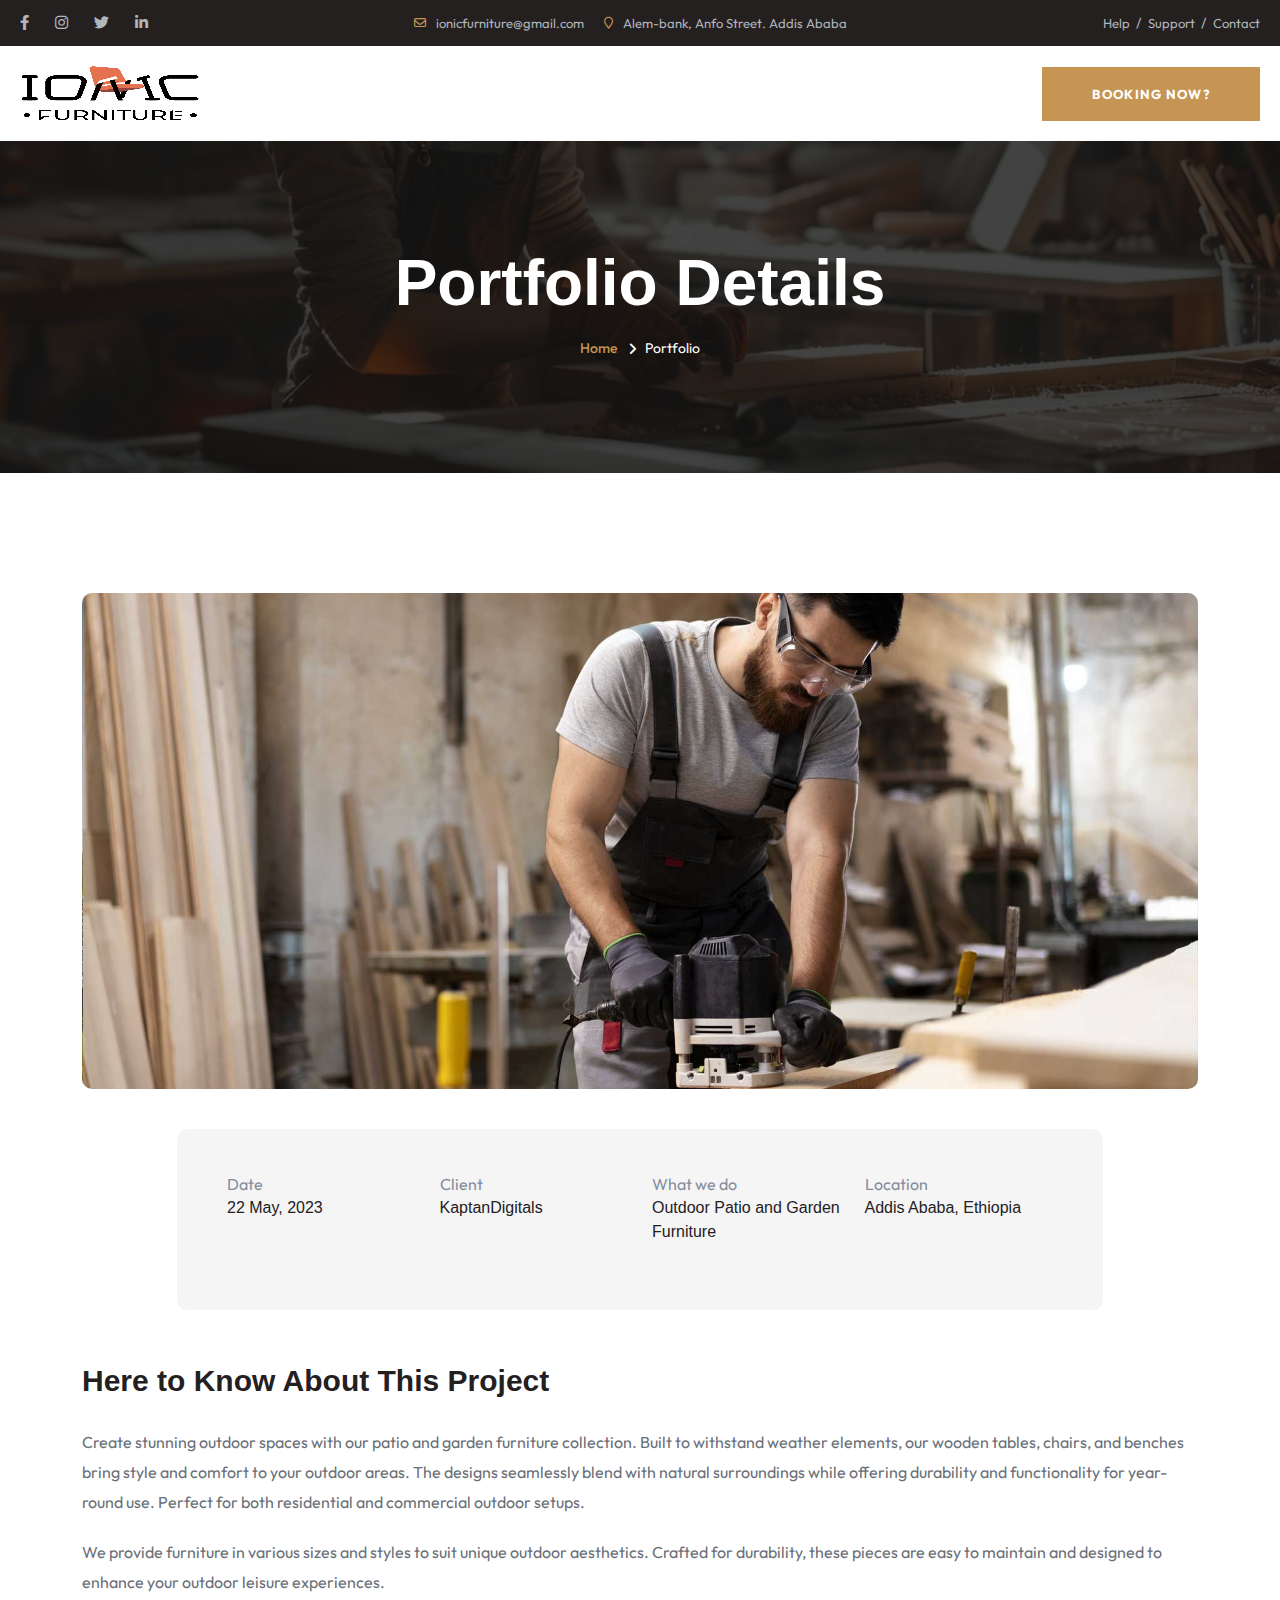
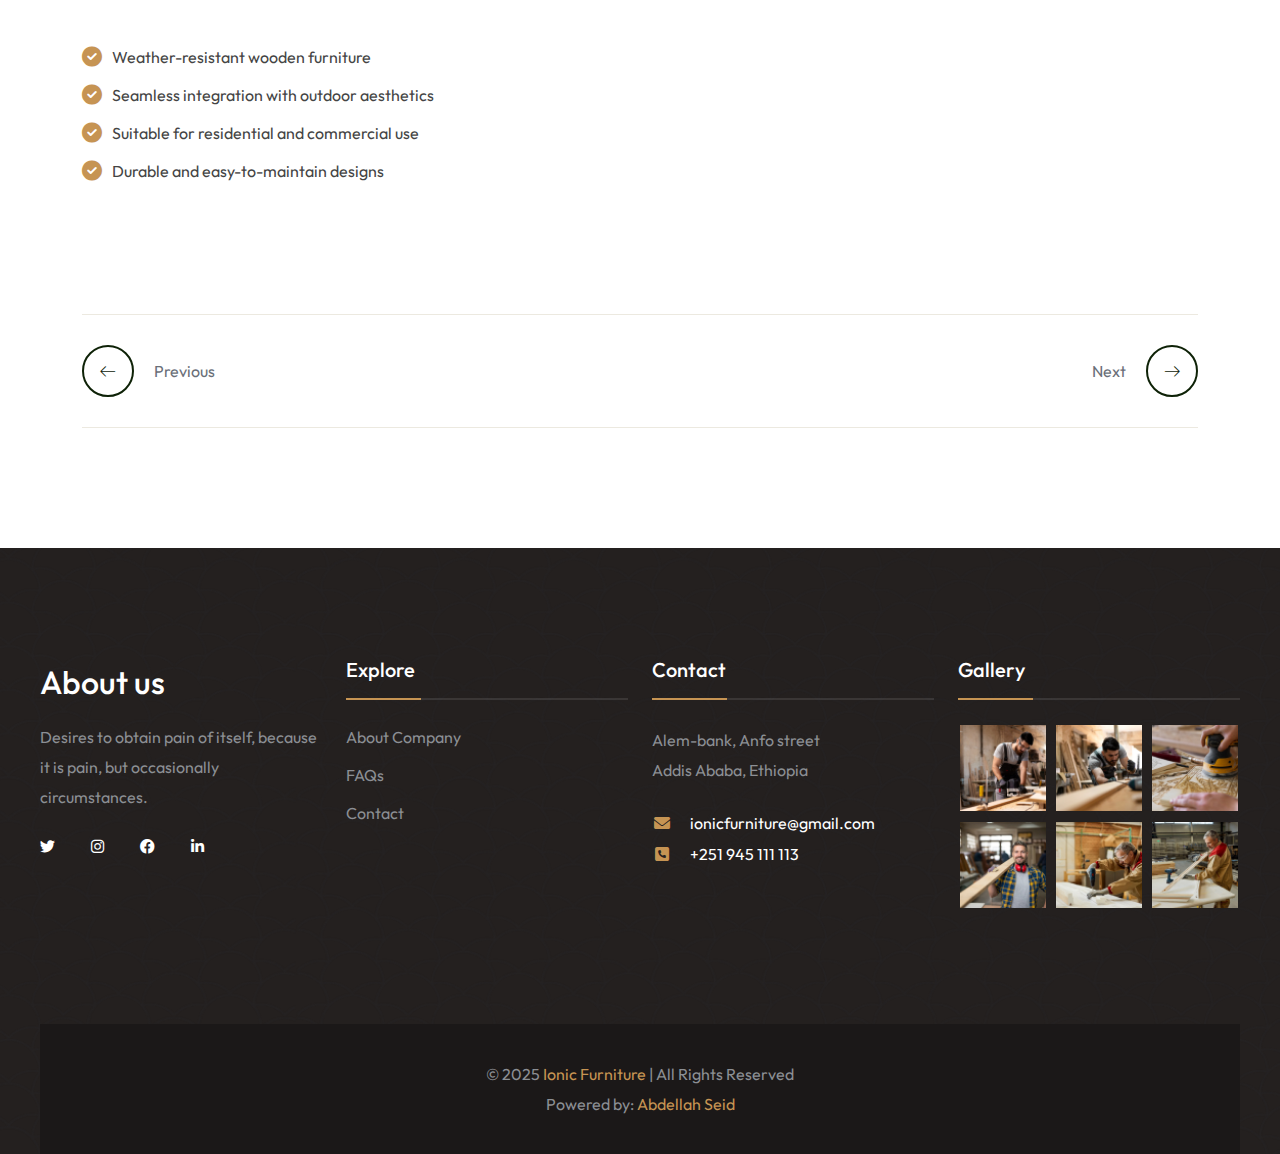
<file: Project-details-3.html>
<!DOCTYPE html>
<html lang="en">

<head>
<meta charset="utf-8">
<title>Ionic - Project details</title>
<!-- Stylesheets -->
<link href="css/bootstrap.min.css" rel="stylesheet">
<link href="css/style.css" rel="stylesheet">

<link rel="shortcut icon" href="Mesud-images/ionic-favicon-2.jpg" type="image/x-icon">
<link rel="icon" href="Mesud-images/ionic-favicon-2.jpg" type="image/x-icon">

<!-- Responsive -->
<meta http-equiv="X-UA-Compatible" content="IE=edge">
<meta name="viewport" content="width=device-width, initial-scale=1.0, maximum-scale=1.0, user-scalable=0">
<!--[if lt IE 9]><script src="https://cdnjs.cloudflare.com/ajax/libs/html5shiv/3.7.3/html5shiv.js"></script><![endif]-->
<!--[if lt IE 9]><script src="js/respond.js"></script><![endif]-->
</head>

<body>
<div class="page-wrapper">
	<!-- Preloader -->
	<!-- <div class="preloader"></div> -->

	<!-- Main Header-->
  <header class="main-header header-style-one">
		<!-- Header Top -->
		<div class="header-top">
			<div class="inner-container">
				<div class="top-left">
					<ul class="social-icon-one light">
						<li><a href="#"><span class="fab fa-facebook-f"></span></a></li>
						<li><a href="#"><span class="fab fa-instagram"></span></a></li>
						<li><a href="#"><span class="fab fa-twitter"></span></a></li>
						<li><a href="#"><span class="fab fa-linkedin-in"></span></a></li>
					</ul>
				</div>
				<div class="top-center"> 
					<!-- Info List -->
					<ul class="list-style-one light">
						<li><i class="far fa-envelope"></i> <a href="mailto:ionicfurniture@gmail.com">ionicfurniture@gmail.com</a></li>
						<li><i class="far fa-map-marker"></i> Alem-bank, Anfo Street. Addis Ababa</li>
					</ul>
				</div>
				<div class="top-right"> 
					<!-- Info List -->
					<ul class="list-style-one style-two light">
						<li><a href="#contact">Help</a></li>
						<li><a href="contact">Support</a></li>
						<li><a href="#contact">Contact</a></li>
					</ul>
				</div>
			</div>
		</div>
		<!-- Header Top -->
		
		<div class="header-lower">
			<!-- Main box -->
			<div class="main-box">
				<div class="logo-box">
					<div class="logo"><a href="index.html"><img src="Mesud-images/Details-07.png" alt="Logo"></a></div>
				</div>

				<!--Nav Box-->
				<div class="nav-outer">
					<!-- <nav class="nav main-menu">
						<ul class="navigation onepage-nav">
							<li class="current"><a href="#home">Home</a></li>
							<li><a href="#service">Services</a></li>
							<li><a href="#about">About</a></li>
							<li><a href="#project">Projects</a></li>
							<li><a href="#testimonial">Testimonials</a></li>
							<li><a href="#news">Blog</a></li>
							<li><a href="#contact">Contact</a></li>
						</ul>
					</nav> -->
				</div>
				<!-- Main Menu End-->

					<!-- Outer Box -->
					<div class="outer-box">

						<!-- Btn Box -->
						<div class="btn-box">
							<a href="page-contact.html" class="theme-btn btn-style-one bg-dark"><span class="btn-title">BOOKING NOW?</span></a>
						</div>
						
						<!-- Mobile Nav toggler -->
						<div class="mobile-nav-toggler"><span class="icon lnr-icon-bars"></span></div>
					</div>
				</div>
			</div>

			<!-- Mobile Menu  -->
			<div class="mobile-menu">
				<div class="menu-backdrop"></div>
				
				<!--Here Menu Will Come Automatically Via Javascript / Same Menu as in Header-->
				<nav class="menu-box">
					<div class="upper-box">
						<div class="nav-logo"><a href="index.html"><img src="Mesud-images/Details-08.png" alt="" title=""></a></div>
						<div class="close-btn"><i class="icon fa fa-times"></i></div>
					</div>
					
					<ul class="navigation onepage-nav clearfix">
						<!--Keep This Empty / Menu will come through Javascript-->
					</ul>
					<ul class="contact-list-one">
						<li>
							<i class="icon lnr-icon-phone-handset"></i>
							<span class="title">Call Now</span>
							<div class="text"><a href="tel:+251 945111113">+251 945 111 113</a></div>
						</li>
						<li>
							<i class="icon lnr-icon-envelope1"></i>
							<span class="title">Send Email</span>
							<div class="text"><a href="mailto:ionicfurniture@gmail.com">ionicfurniture@gmail.com</a></div>
						</li>
						<li>
							<i class="icon lnr-icon-map-marker"></i>
							<span class="title">Address</span>
							<div class="text">Alem-bank, Anfo street. Addis Ababa</div>
						</li>
					</ul>
					
					<ul class="social-links">
						<li><a href="#"><i class="fab fa-twitter"></i></a></li>
						<li><a href="#"><i class="fab fa-facebook-f"></i></a></li>
						<li><a href="#"><i class="fab fa-pinterest"></i></a></li>
						<li><a href="#"><i class="fab fa-instagram"></i></a></li>
					</ul>
				</nav>
			</div><!-- End Mobile Menu -->

			<!-- Header Search -->
			<div class="search-popup">
				<span class="search-back-drop"></span>
				<button class="close-search"><span class="fa fa-times"></span></button>
				
				<div class="search-inner">
					<form method="post" action="https://html.kodesolution.com/2024/carpento-html/index.html">
						<div class="form-group">
							<input type="search" name="search-field" value="" placeholder="Search..." required="">
							<button type="submit"><i class="fa fa-search"></i></button>
						</div>
					</form>
				</div>
			</div>
			<!-- End Header Search -->

			<!-- Sticky Header  -->
			<div class="sticky-header">
				<div class="auto-container">
					<div class="inner-container">
						<!--Logo-->
						<div class="logo">
							<a href="index.html"><img src="Mesud-images/Details-07.png" alt="Logo"></a>
						</div>
						
						<!--Right Col-->
						<div class="nav-outer">
							<!-- Main Menu -->
							<nav class="main-menu">
								<div class="navbar-collapse show collapse clearfix">
									<ul class="navigation onepage-nav clearfix">
										<!--Keep This Empty / Menu will come through Javascript-->
									</ul>
								</div>
							</nav><!-- Main Menu End-->

							<!--Mobile Navigation Toggler-->
							<div class="mobile-nav-toggler"><span class="icon lnr-icon-bars"></span></div>
						</div>
					</div>
				</div>
			</div><!-- End Sticky Menu -->
		</header>
	<!--End Main Header -->

	<!-- Start main-content -->
	<section class="page-title" style="background-image: url(images/background/page-title.jpg);">
		<div class="auto-container">
			<div class="title-outer text-center">
				<h1 class="title">Portfolio Details</h1>
				<ul class="page-breadcrumb">
					<li><a href="index.html">Home</a></li>
					<li>Portfolio</li>
				</ul>
			</div>
		</div>
	</section>
	<!-- end main-content -->

	<!--Project Details Start-->
	<section class="project-details">
		<div class="container">
			<div class="row">
				<div class="col-xl-12">
					<div class="project-details__top">
						<div class="project-details__img"> <img src="images/resource/project-details.jpg" alt=""> </div>
					</div>
				</div>
			</div>
			<div class="row justify-content-center">
				<div class="col-xl-10">
					<div class="project-details__content-right">
						<div class="project-details__details-box">
							<div class="row">
								<div class="col">
									<p class="project-details__client">Date</p>
									<h4 class="project-details__name">22 May, 2023</h4>
								</div>
								<div class="col">
									<p class="project-details__client">Client</p>
									<h4 class="project-details__name">KaptanDigitals</h4>
								</div>
								<div class="col">
									<p class="project-details__client">What we do</p>
									<h4 class="project-details__name">Outdoor Patio and Garden Furniture</h4>
								</div>
								<div class="col">
									<p class="project-details__client">Location</p>
									<h4 class="project-details__name">Addis Ababa, Ethiopia</h4>
								</div>
							</div>
						</div>
					</div>
				</div>
			</div>
			<div class="project-details__content">
				<div class="row">
					<div class="col-xl-12">
						<div class="project-details__content-left">
							<h3 class="mb-4 mt-5">Here to Know About This Project</h3>
							<p class="">Create stunning outdoor spaces with our patio and garden furniture collection. Built to withstand weather elements, our wooden tables, chairs, and benches bring style and comfort to your outdoor areas. The designs seamlessly blend with natural surroundings while offering durability and functionality for year-round use. Perfect for both residential and commercial outdoor setups.</p>
							<p class="mb-5">We provide furniture in various sizes and styles to suit unique outdoor aesthetics. Crafted for durability, these pieces are easy to maintain and designed to enhance your outdoor leisure experiences.</p>
                <ul class="list-style-two mb-0">
                  <li><i class="fa fa-check-circle"></i> Weather-resistant wooden furniture</li>
                  <li><i class="fa fa-check-circle"></i> Seamless integration with outdoor aesthetics</li>
                  <li><i class="fa fa-check-circle"></i> Suitable for residential and commercial use</li>
                  <li><i class="fa fa-check-circle"></i> Durable and easy-to-maintain designs</li>
                </ul>
						</div>
					</div>
				</div>
			</div>
			<div class="row">
				<div class="col-xl-12">
					<div class="project-details__pagination-box">
						<ul class="project-details__pagination list-unstyled clearfix">
							<li class="next">
								<div class="icon"> <a href="Project-details-3.html" aria-label="Previous"><i class="lnr lnr-icon-arrow-left"></i></a> </div>
								<div class="content">Previous</div>
							</li>
							<li class="count"><a href="#"></a></li>
							<li class="count"><a href="#"></a></li>
							<li class="count"><a href="#"></a></li>
							<li class="count"><a href="#"></a></li>
							<li class="previous">
								<div class="content">Next</div>
								<div class="icon"> <a href="Project-details-4.html" aria-label="Previous"><i class="lnr lnr-icon-arrow-right"></i></a> </div>
							</li>
						</ul>
					</div>
				</div>
			</div>
		</div>
	</section>
	<!--Project Details End-->


	<!-- Main Footer -->
	<footer class="main-footer" id="contact">
		<div class="bg-image"  style="background-image: url(images/pattern/shape-1.png)"></div>

		<!--Widgets Section-->
		<div class="widgets-section">
			<div class="auto-container">
				<div class="row">
					<!--Footer Column-->
					<div class="footer-column col-lg-3 col-sm-6">
						<div class="footer-widget about-widget">
							<h5 class="about-title">About us</h5>
							<div class="text">Desires to obtain pain of itself, because it is pain, but occasionally circumstances.</div>
							<ul class="social-icon-two">
								<li><a href="#"><i class="fab fa-twitter"></i></a></li>
								<li><a href="#"><i class="fab fa-instagram"></i></a></li>
								<li><a href="#"><i class="fab fa-facebook"></i></a></li>
								<li><a href="#"><i class="fab fa-linkedin-in"></i></a></li>
							</ul>
						</div>
					</div>

					<!--Footer Column-->
					<div class="footer-column col-lg-3 col-sm-6">
						<div class="footer-widget">
							<h5 class="widget-title">Explore</h5>
							<ul class="user-links">
								<li><a href="page-about.html">About Company</a></li>
								<li><a href="page-faq.html">FAQs</a></li>
								<!-- <li><a href="#">News & Media</a></li> -->
								<!-- <li><a href="#">Our Projects</a></li> -->
								<li><a href="page-contact.html">Contact</a></li>
							</ul>
						</div>
					</div>

					<!--Footer Column-->
					<div class="footer-column col-lg-3 col-sm-6">
						<div class="footer-widget contact-widget">
							<h5 class="widget-title">Contact</h5>
							<div class="widget-content">
								<div class="text">Alem-bank, Anfo street <br /> Addis Ababa, Ethiopia</div>
								<ul class="contact-info">
									<li><i class="fa fa-envelope"></i> <a href="mailto:ionicfurniture@gmail.com">ionicfurniture@gmail.com</a><br /></li>
									<li><i class="fa fa-phone-square"></i> <a href="tel:+251 945111113">+251 945 111 113</a><br /></li>
								</ul>
							</div>
						</div>
					</div>

					<!--Footer Column-->
					<div class="footer-column col-lg-3 col-sm-6">
						<div class="footer-widget gallery-widget">
							<h5 class="widget-title">Gallery</h5>
							<div class="widget-content">
								<div class="outer clearfix">
									<figure class="image">
										<a href="#"><img src="images/resource/project-thumb-1.jpg" alt=""></a>
									</figure>
									<figure class="image">
										<a href="#"><img src="images/resource/project-thumb-2.jpg" alt=""></a>
									</figure>
									<figure class="image">
										<a href="#"><img src="images/resource/project-thumb-3.jpg" alt=""></a>
									</figure>
									<figure class="image">
										<a href="#"><img src="images/resource/project-thumb-4.jpg" alt=""></a>
									</figure>
									<figure class="image">
										<a href="#"><img src="images/resource/project-thumb-5.jpg" alt=""></a>
									</figure>
									<figure class="image">
										<a href="#"><img src="images/resource/project-thumb-6.jpg" alt=""></a>
									</figure>
								</div>
							</div>
						</div>
					</div>
				</div>
			</div>
		</div>

		<!--Footer Bottom-->
		<div class="footer-bottom">
			<div class="auto-container">
				<div class="inner-container">
					<div class="copyright-text">&copy; 2025 <a href="index.html">Ionic Furniture</a> | All Rights Reserved <br> Powered by:<a href="https://abdellahseid.netlify.app" target="_blank"> Abdellah Seid</a>
					</div>
				</div>
			</div>
		</div>
	</footer>
	<!--End Main Footer -->

</div><!-- End Page Wrapper -->
<!-- Scroll To Top -->
<div class="scroll-to-top scroll-to-target" data-target="html"><span class="fa fa-angle-up"></span></div>
<script data-cfasync="false" src="https://html.kodesolution.com/cdn-cgi/scripts/5c5dd728/cloudflare-static/email-decode.min.js"></script><script src="js/jquery.js"></script>
<script src="js/popper.min.js"></script>
<script src="js/bootstrap.min.js"></script>
<script src="js/jquery.fancybox.js"></script>
<script src="js/jquery-ui.js"></script>
<script src="js/wow.js"></script>
<script src="js/appear.js"></script>
<script src="js/select2.min.js"></script>
<script src="js/swiper.min.js"></script>
<script src="js/owl.js"></script>
<script src="js/script.js"></script>
</body>

</html>
</file>
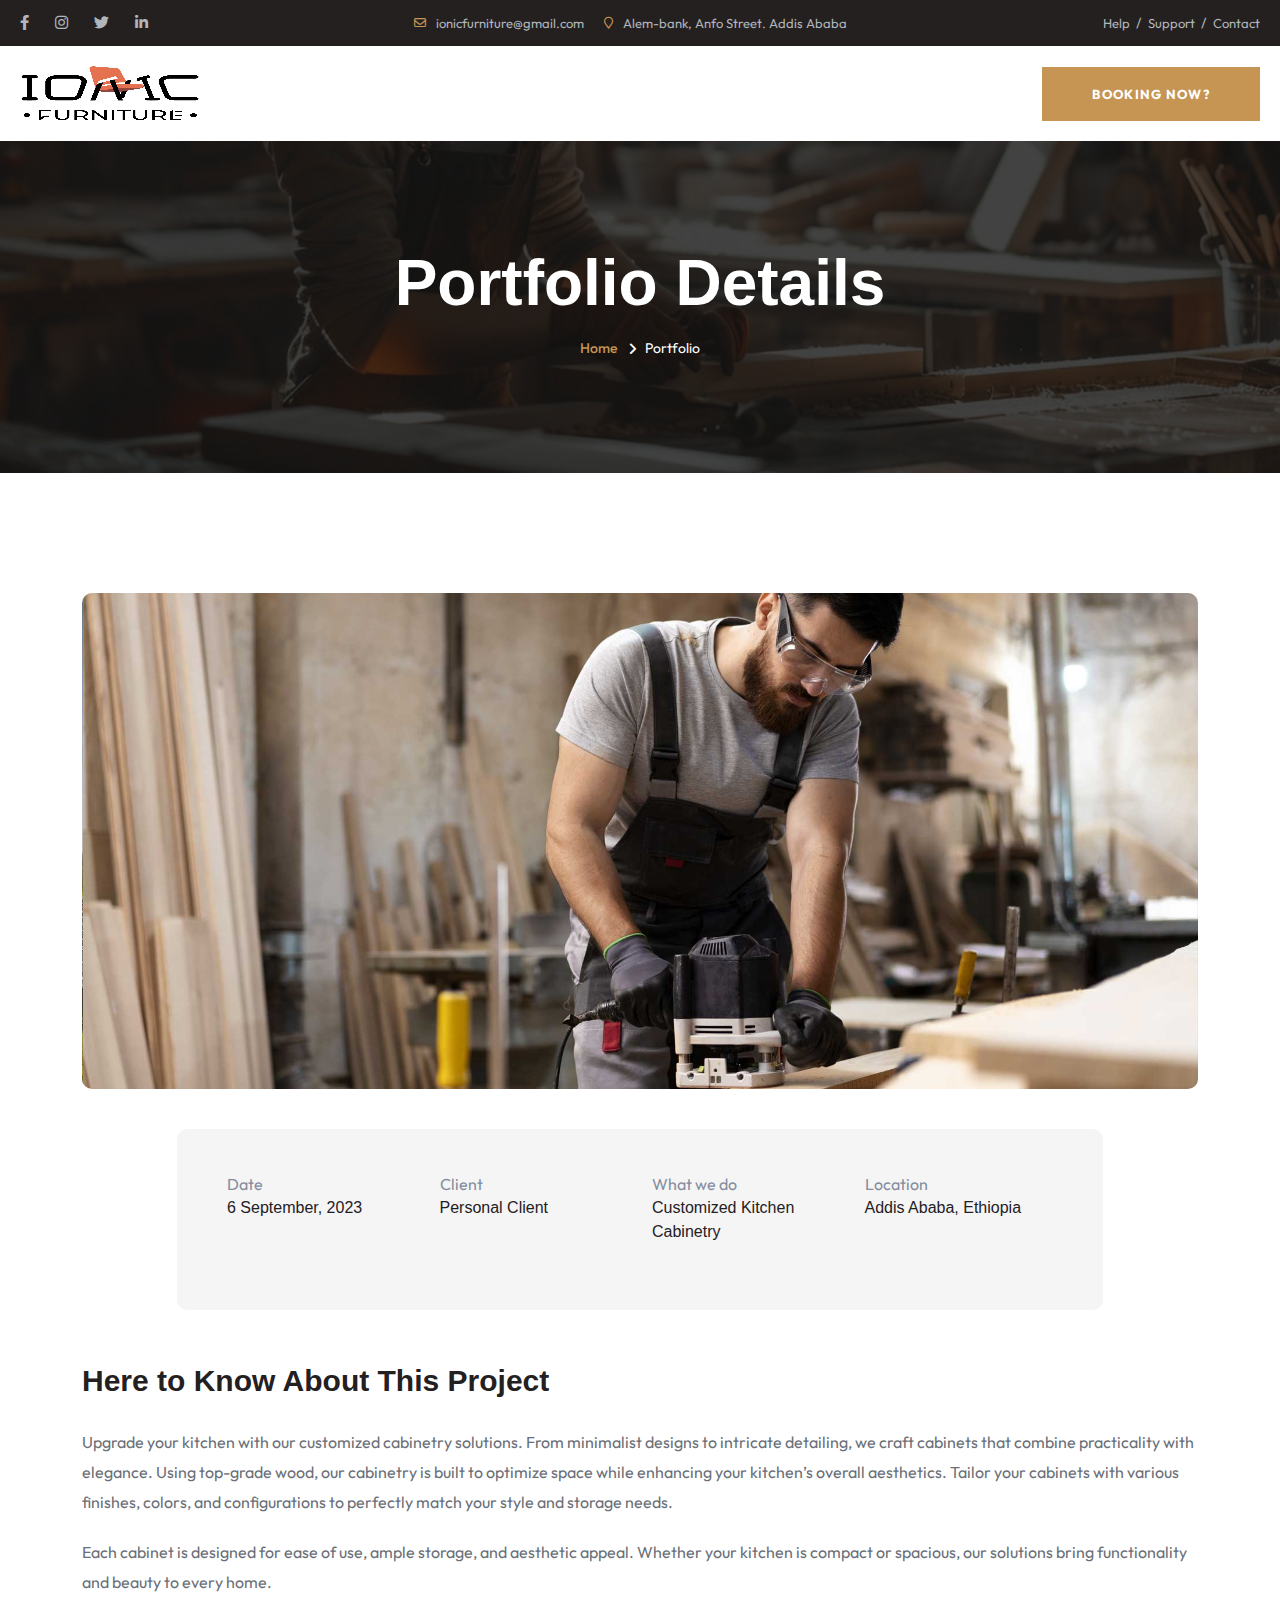
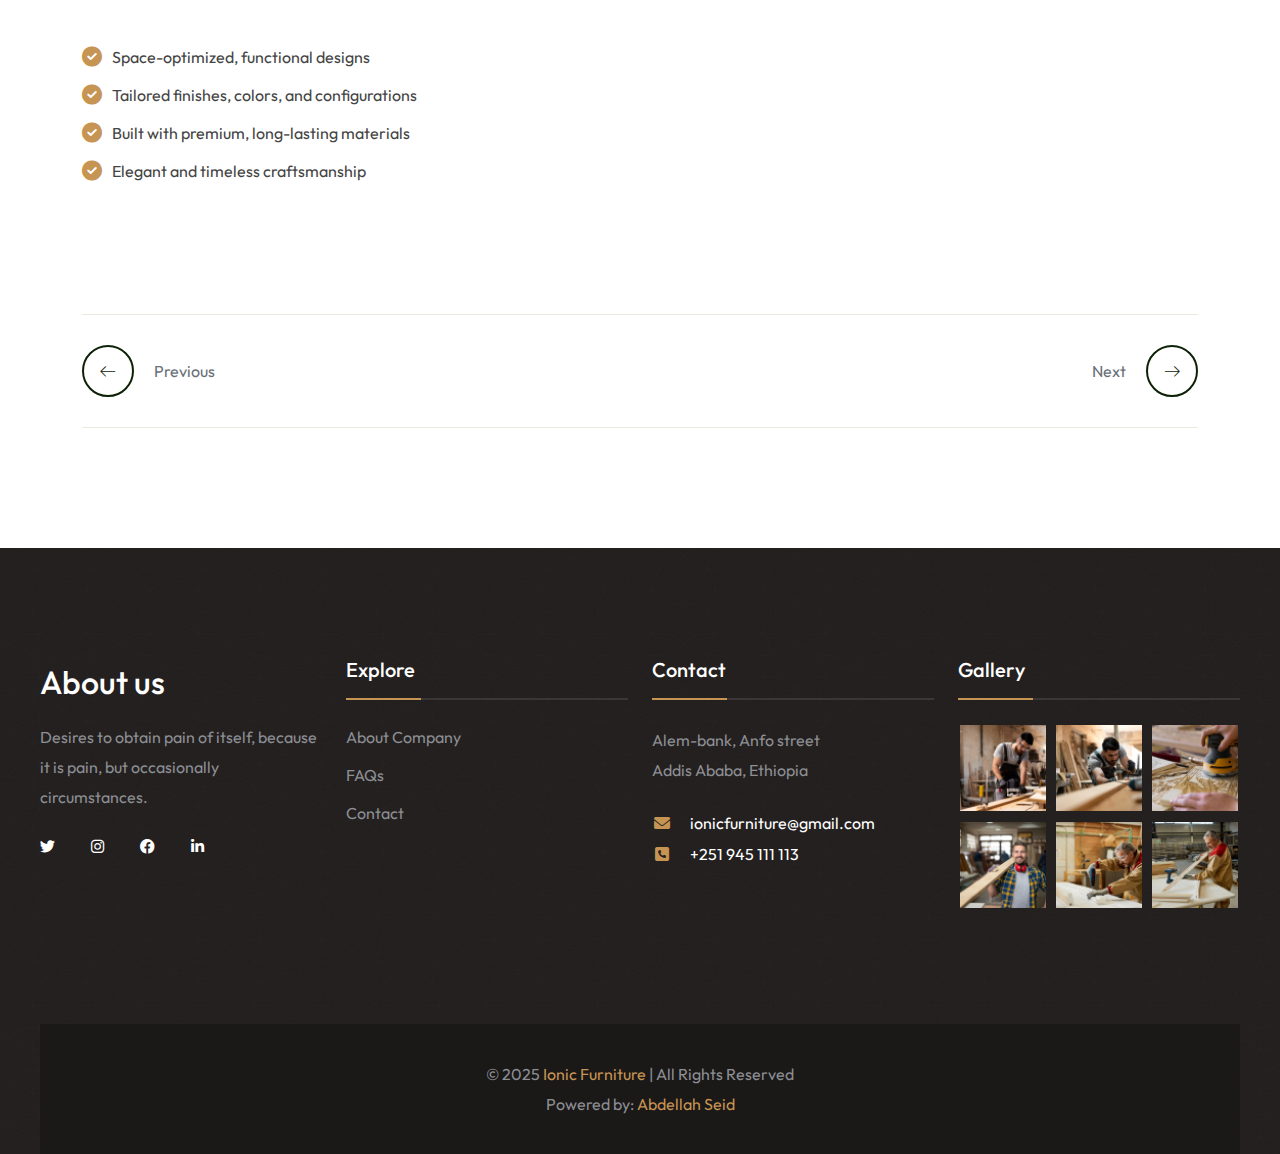
<file: Project-details-4.html>
<!DOCTYPE html>
<html lang="en">

<head>
<meta charset="utf-8">
<title>Ionic - Project details</title>
<!-- Stylesheets -->
<link href="css/bootstrap.min.css" rel="stylesheet">
<link href="css/style.css" rel="stylesheet">

<link rel="shortcut icon" href="Mesud-images/ionic-favicon-2.jpg" type="image/x-icon">
<link rel="icon" href="Mesud-images/ionic-favicon-2.jpg" type="image/x-icon">

<!-- Responsive -->
<meta http-equiv="X-UA-Compatible" content="IE=edge">
<meta name="viewport" content="width=device-width, initial-scale=1.0, maximum-scale=1.0, user-scalable=0">
<!--[if lt IE 9]><script src="https://cdnjs.cloudflare.com/ajax/libs/html5shiv/3.7.3/html5shiv.js"></script><![endif]-->
<!--[if lt IE 9]><script src="js/respond.js"></script><![endif]-->
</head>

<body>
<div class="page-wrapper">
	<!-- Preloader -->
	<!-- <div class="preloader"></div> -->

	<!-- Main Header-->
  <header class="main-header header-style-one">
		<!-- Header Top -->
		<div class="header-top">
			<div class="inner-container">
				<div class="top-left">
					<ul class="social-icon-one light">
						<li><a href="#"><span class="fab fa-facebook-f"></span></a></li>
						<li><a href="#"><span class="fab fa-instagram"></span></a></li>
						<li><a href="#"><span class="fab fa-twitter"></span></a></li>
						<li><a href="#"><span class="fab fa-linkedin-in"></span></a></li>
					</ul>
				</div>
				<div class="top-center"> 
					<!-- Info List -->
					<ul class="list-style-one light">
						<li><i class="far fa-envelope"></i> <a href="mailto:ionicfurniture@gmail.com">ionicfurniture@gmail.com</a></li>
						<li><i class="far fa-map-marker"></i> Alem-bank, Anfo Street. Addis Ababa</li>
					</ul>
				</div>
				<div class="top-right"> 
					<!-- Info List -->
					<ul class="list-style-one style-two light">
						<li><a href="#contact">Help</a></li>
						<li><a href="contact">Support</a></li>
						<li><a href="#contact">Contact</a></li>
					</ul>
				</div>
			</div>
		</div>
		<!-- Header Top -->
		
		<div class="header-lower">
			<!-- Main box -->
			<div class="main-box">
				<div class="logo-box">
					<div class="logo"><a href="index.html"><img src="Mesud-images/Details-07.png" alt="Logo"></a></div>
				</div>

				<!--Nav Box-->
				<div class="nav-outer">
					<!-- <nav class="nav main-menu">
						<ul class="navigation onepage-nav">
							<li class="current"><a href="#home">Home</a></li>
							<li><a href="#service">Services</a></li>
							<li><a href="#about">About</a></li>
							<li><a href="#project">Projects</a></li>
							<li><a href="#testimonial">Testimonials</a></li>
							<li><a href="#news">Blog</a></li>
							<li><a href="#contact">Contact</a></li>
						</ul>
					</nav> -->
				</div>
				<!-- Main Menu End-->

					<!-- Outer Box -->
					<div class="outer-box">

						<!-- Btn Box -->
						<div class="btn-box">
							<a href="page-contact.html" class="theme-btn btn-style-one bg-dark"><span class="btn-title">BOOKING NOW?</span></a>
						</div>
						
						<!-- Mobile Nav toggler -->
						<div class="mobile-nav-toggler"><span class="icon lnr-icon-bars"></span></div>
					</div>
				</div>
			</div>

			<!-- Mobile Menu  -->
			<div class="mobile-menu">
				<div class="menu-backdrop"></div>
				
				<!--Here Menu Will Come Automatically Via Javascript / Same Menu as in Header-->
				<nav class="menu-box">
					<div class="upper-box">
						<div class="nav-logo"><a href="index.html"><img src="Mesud-images/Details-08.png" alt="" title=""></a></div>
						<div class="close-btn"><i class="icon fa fa-times"></i></div>
					</div>
					
					<ul class="navigation onepage-nav clearfix">
						<!--Keep This Empty / Menu will come through Javascript-->
					</ul>
					<ul class="contact-list-one">
						<li>
							<i class="icon lnr-icon-phone-handset"></i>
							<span class="title">Call Now</span>
							<div class="text"><a href="tel:+251 945111113">+251 945 111 113</a></div>
						</li>
						<li>
							<i class="icon lnr-icon-envelope1"></i>
							<span class="title">Send Email</span>
							<div class="text"><a href="mailto:ionicfurniture@gmail.com">ionicfurniture@gmail.com</a></div>
						</li>
						<li>
							<i class="icon lnr-icon-map-marker"></i>
							<span class="title">Address</span>
							<div class="text">Alem-bank, Anfo street. Addis Ababa</div>
						</li>
					</ul>
					
					<ul class="social-links">
						<li><a href="#"><i class="fab fa-twitter"></i></a></li>
						<li><a href="#"><i class="fab fa-facebook-f"></i></a></li>
						<li><a href="#"><i class="fab fa-pinterest"></i></a></li>
						<li><a href="#"><i class="fab fa-instagram"></i></a></li>
					</ul>
				</nav>
			</div><!-- End Mobile Menu -->

			<!-- Header Search -->
			<div class="search-popup">
				<span class="search-back-drop"></span>
				<button class="close-search"><span class="fa fa-times"></span></button>
				
				<div class="search-inner">
					<form method="post" action="https://html.kodesolution.com/2024/carpento-html/index.html">
						<div class="form-group">
							<input type="search" name="search-field" value="" placeholder="Search..." required="">
							<button type="submit"><i class="fa fa-search"></i></button>
						</div>
					</form>
				</div>
			</div>
			<!-- End Header Search -->

			<!-- Sticky Header  -->
			<div class="sticky-header">
				<div class="auto-container">
					<div class="inner-container">
						<!--Logo-->
						<div class="logo">
							<a href="index.html"><img src="Mesud-images/Details-07.png" alt="Logo"></a>
						</div>
						
						<!--Right Col-->
						<div class="nav-outer">
							<!-- Main Menu -->
							<nav class="main-menu">
								<div class="navbar-collapse show collapse clearfix">
									<ul class="navigation onepage-nav clearfix">
										<!--Keep This Empty / Menu will come through Javascript-->
									</ul>
								</div>
							</nav><!-- Main Menu End-->

							<!--Mobile Navigation Toggler-->
							<div class="mobile-nav-toggler"><span class="icon lnr-icon-bars"></span></div>
						</div>
					</div>
				</div>
			</div><!-- End Sticky Menu -->
		</header>
	<!--End Main Header -->

	<!-- Start main-content -->
	<section class="page-title" style="background-image: url(images/background/page-title.jpg);">
		<div class="auto-container">
			<div class="title-outer text-center">
				<h1 class="title">Portfolio Details</h1>
				<ul class="page-breadcrumb">
					<li><a href="index.html">Home</a></li>
					<li>Portfolio</li>
				</ul>
			</div>
		</div>
	</section>
	<!-- end main-content -->

	<!--Project Details Start-->
	<section class="project-details">
		<div class="container">
			<div class="row">
				<div class="col-xl-12">
					<div class="project-details__top">
						<div class="project-details__img"> <img src="images/resource/project-details.jpg" alt=""> </div>
					</div>
				</div>
			</div>
			<div class="row justify-content-center">
				<div class="col-xl-10">
					<div class="project-details__content-right">
						<div class="project-details__details-box">
							<div class="row">
								<div class="col">
									<p class="project-details__client">Date</p>
									<h4 class="project-details__name">6 September, 2023</h4>
								</div>
								<div class="col">
									<p class="project-details__client">Client</p>
									<h4 class="project-details__name">Personal Client</h4>
								</div>
								<div class="col">
									<p class="project-details__client">What we do</p>
									<h4 class="project-details__name">Customized Kitchen Cabinetry</h4>
								</div>
								<div class="col">
									<p class="project-details__client">Location</p>
									<h4 class="project-details__name">Addis Ababa, Ethiopia</h4>
								</div>
							</div>
						</div>
					</div>
				</div>
			</div>
			<div class="project-details__content">
				<div class="row">
					<div class="col-xl-12">
						<div class="project-details__content-left">
							<h3 class="mb-4 mt-5">Here to Know About This Project</h3>
							<p class="">Upgrade your kitchen with our customized cabinetry solutions. From minimalist designs to intricate detailing, we craft cabinets that combine practicality with elegance. Using top-grade wood, our cabinetry is built to optimize space while enhancing your kitchen’s overall aesthetics. Tailor your cabinets with various finishes, colors, and configurations to perfectly match your style and storage needs. </p>
							<p class="mb-5">Each cabinet is designed for ease of use, ample storage, and aesthetic appeal. Whether your kitchen is compact or spacious, our solutions bring functionality and beauty to every home.</p>
                <ul class="list-style-two mb-0">
                  <li><i class="fa fa-check-circle"></i> Space-optimized, functional designs</li>
                  <li><i class="fa fa-check-circle"></i> Tailored finishes, colors, and configurations</li>
                  <li><i class="fa fa-check-circle"></i> Built with premium, long-lasting materials</li>
                  <li><i class="fa fa-check-circle"></i> Elegant and timeless craftsmanship</li>
                </ul>
						</div>
					</div>
				</div>
			</div>
			<div class="row">
				<div class="col-xl-12">
					<div class="project-details__pagination-box">
						<ul class="project-details__pagination list-unstyled clearfix">
							<li class="next">
								<div class="icon"> <a href="Project-details-3.html" aria-label="Previous"><i class="lnr lnr-icon-arrow-left"></i></a> </div>
								<div class="content">Previous</div>
							</li>
							<li class="count"><a href="#"></a></li>
							<li class="count"><a href="#"></a></li>
							<li class="count"><a href="#"></a></li>
							<li class="count"><a href="#"></a></li>
							<li class="previous">
								<div class="content">Next</div>
								<div class="icon"> <a href="Project-details-5.html" aria-label="Previous"><i class="lnr lnr-icon-arrow-right"></i></a> </div>
							</li>
						</ul>
					</div>
				</div>
			</div>
		</div>
	</section>
	<!--Project Details End-->


	<!-- Main Footer -->
	<footer class="main-footer" id="contact">
		<div class="bg-image"  style="background-image: url(images/pattern/shape-1.png)"></div>

		<!--Widgets Section-->
		<div class="widgets-section">
			<div class="auto-container">
				<div class="row">
					<!--Footer Column-->
					<div class="footer-column col-lg-3 col-sm-6">
						<div class="footer-widget about-widget">
							<h5 class="about-title">About us</h5>
							<div class="text">Desires to obtain pain of itself, because it is pain, but occasionally circumstances.</div>
							<ul class="social-icon-two">
								<li><a href="#"><i class="fab fa-twitter"></i></a></li>
								<li><a href="#"><i class="fab fa-instagram"></i></a></li>
								<li><a href="#"><i class="fab fa-facebook"></i></a></li>
								<li><a href="#"><i class="fab fa-linkedin-in"></i></a></li>
							</ul>
						</div>
					</div>

					<!--Footer Column-->
					<div class="footer-column col-lg-3 col-sm-6">
						<div class="footer-widget">
							<h5 class="widget-title">Explore</h5>
							<ul class="user-links">
								<li><a href="page-about.html">About Company</a></li>
								<li><a href="page-faq.html">FAQs</a></li>
								<!-- <li><a href="#">News & Media</a></li> -->
								<!-- <li><a href="#">Our Projects</a></li> -->
								<li><a href="page-contact.html">Contact</a></li>
							</ul>
						</div>
					</div>

					<!--Footer Column-->
					<div class="footer-column col-lg-3 col-sm-6">
						<div class="footer-widget contact-widget">
							<h5 class="widget-title">Contact</h5>
							<div class="widget-content">
								<div class="text">Alem-bank, Anfo street <br /> Addis Ababa, Ethiopia</div>
								<ul class="contact-info">
									<li><i class="fa fa-envelope"></i> <a href="mailto:ionicfurniture@gmail.com">ionicfurniture@gmail.com</a><br /></li>
									<li><i class="fa fa-phone-square"></i> <a href="tel:+251 945111113">+251 945 111 113</a><br /></li>
								</ul>
							</div>
						</div>
					</div>

					<!--Footer Column-->
					<div class="footer-column col-lg-3 col-sm-6">
						<div class="footer-widget gallery-widget">
							<h5 class="widget-title">Gallery</h5>
							<div class="widget-content">
								<div class="outer clearfix">
									<figure class="image">
										<a href="#"><img src="images/resource/project-thumb-1.jpg" alt=""></a>
									</figure>
									<figure class="image">
										<a href="#"><img src="images/resource/project-thumb-2.jpg" alt=""></a>
									</figure>
									<figure class="image">
										<a href="#"><img src="images/resource/project-thumb-3.jpg" alt=""></a>
									</figure>
									<figure class="image">
										<a href="#"><img src="images/resource/project-thumb-4.jpg" alt=""></a>
									</figure>
									<figure class="image">
										<a href="#"><img src="images/resource/project-thumb-5.jpg" alt=""></a>
									</figure>
									<figure class="image">
										<a href="#"><img src="images/resource/project-thumb-6.jpg" alt=""></a>
									</figure>
								</div>
							</div>
						</div>
					</div>
				</div>
			</div>
		</div>

		<!--Footer Bottom-->
		<div class="footer-bottom">
			<div class="auto-container">
				<div class="inner-container">
					<div class="copyright-text">&copy; 2025 <a href="index.html">Ionic Furniture</a> | All Rights Reserved <br> Powered by:<a href="https://abdellahseid.netlify.app" target="_blank"> Abdellah Seid</a>
					</div>
				</div>
			</div>
		</div>
	</footer>
	<!--End Main Footer -->

</div><!-- End Page Wrapper -->
<!-- Scroll To Top -->
<div class="scroll-to-top scroll-to-target" data-target="html"><span class="fa fa-angle-up"></span></div>
<script data-cfasync="false" src="https://html.kodesolution.com/cdn-cgi/scripts/5c5dd728/cloudflare-static/email-decode.min.js"></script><script src="js/jquery.js"></script>
<script src="js/popper.min.js"></script>
<script src="js/bootstrap.min.js"></script>
<script src="js/jquery.fancybox.js"></script>
<script src="js/jquery-ui.js"></script>
<script src="js/wow.js"></script>
<script src="js/appear.js"></script>
<script src="js/select2.min.js"></script>
<script src="js/swiper.min.js"></script>
<script src="js/owl.js"></script>
<script src="js/script.js"></script>
</body>

</html>
</file>
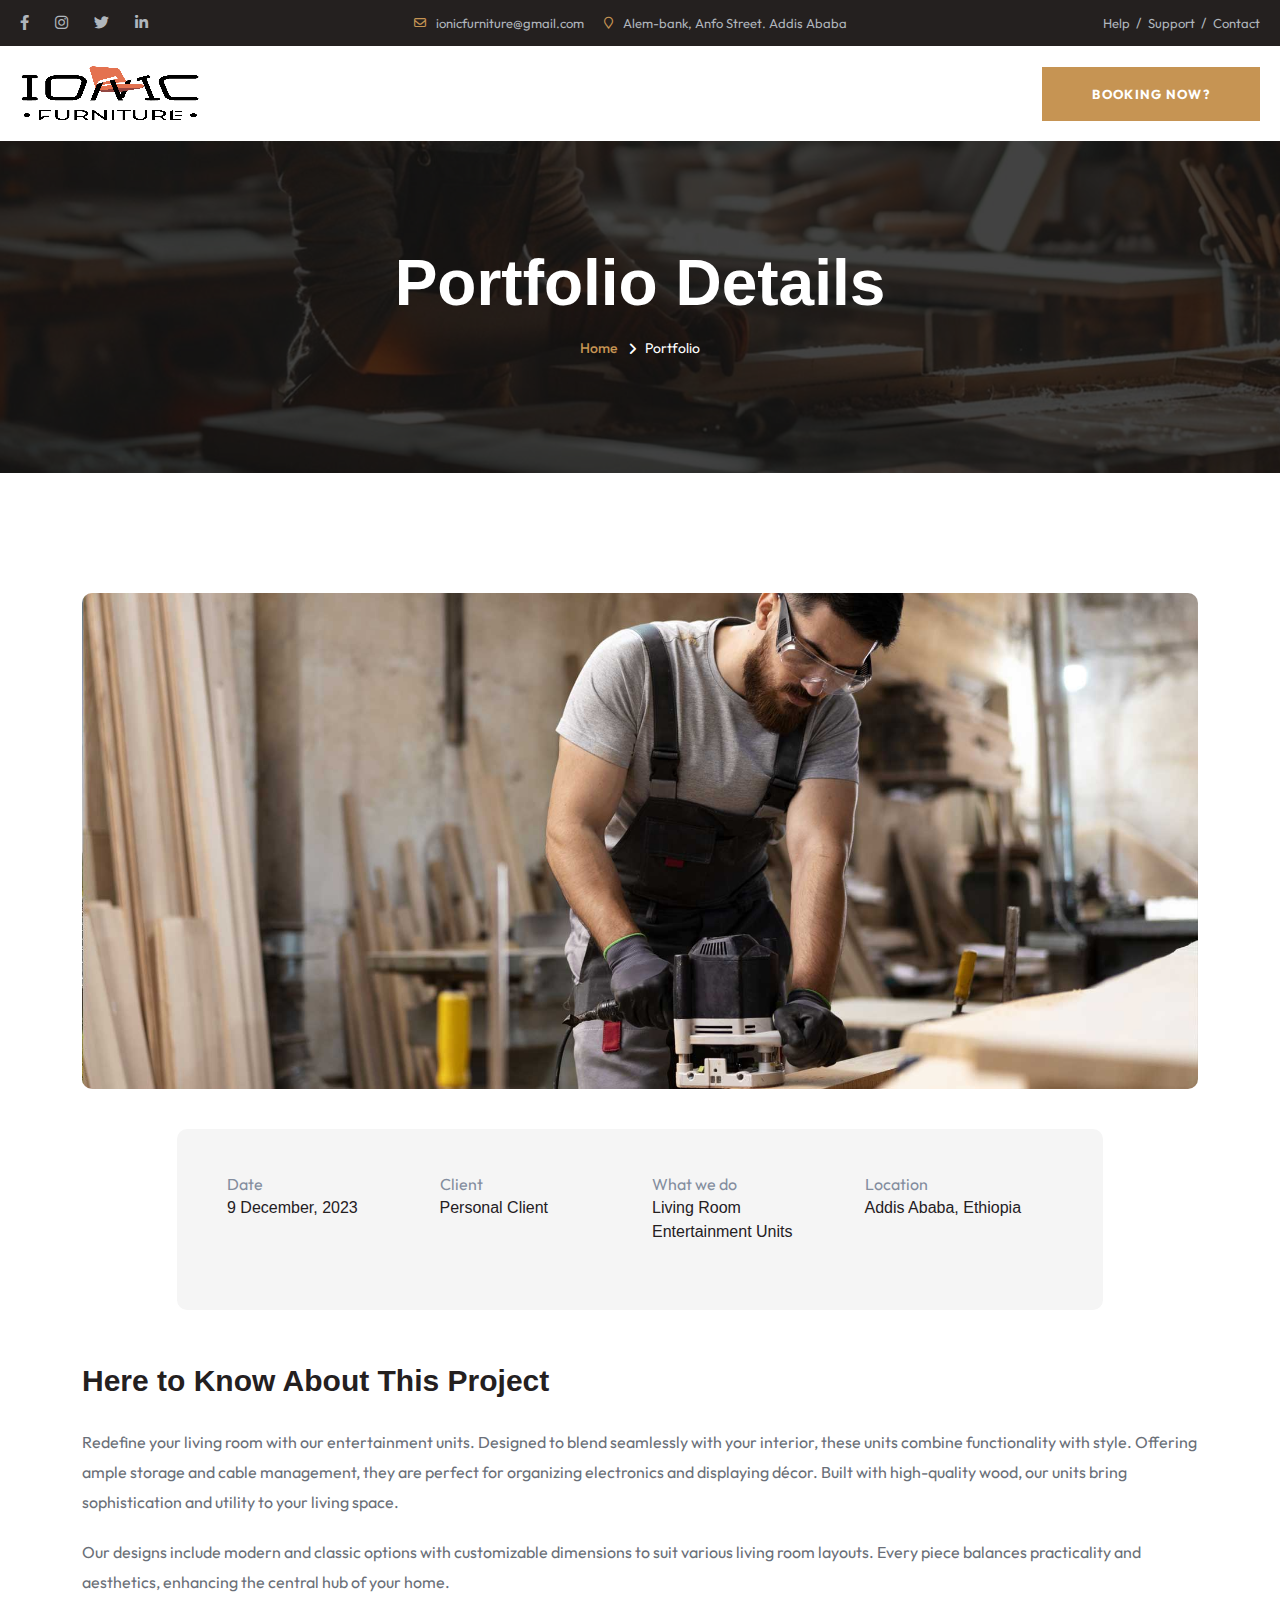
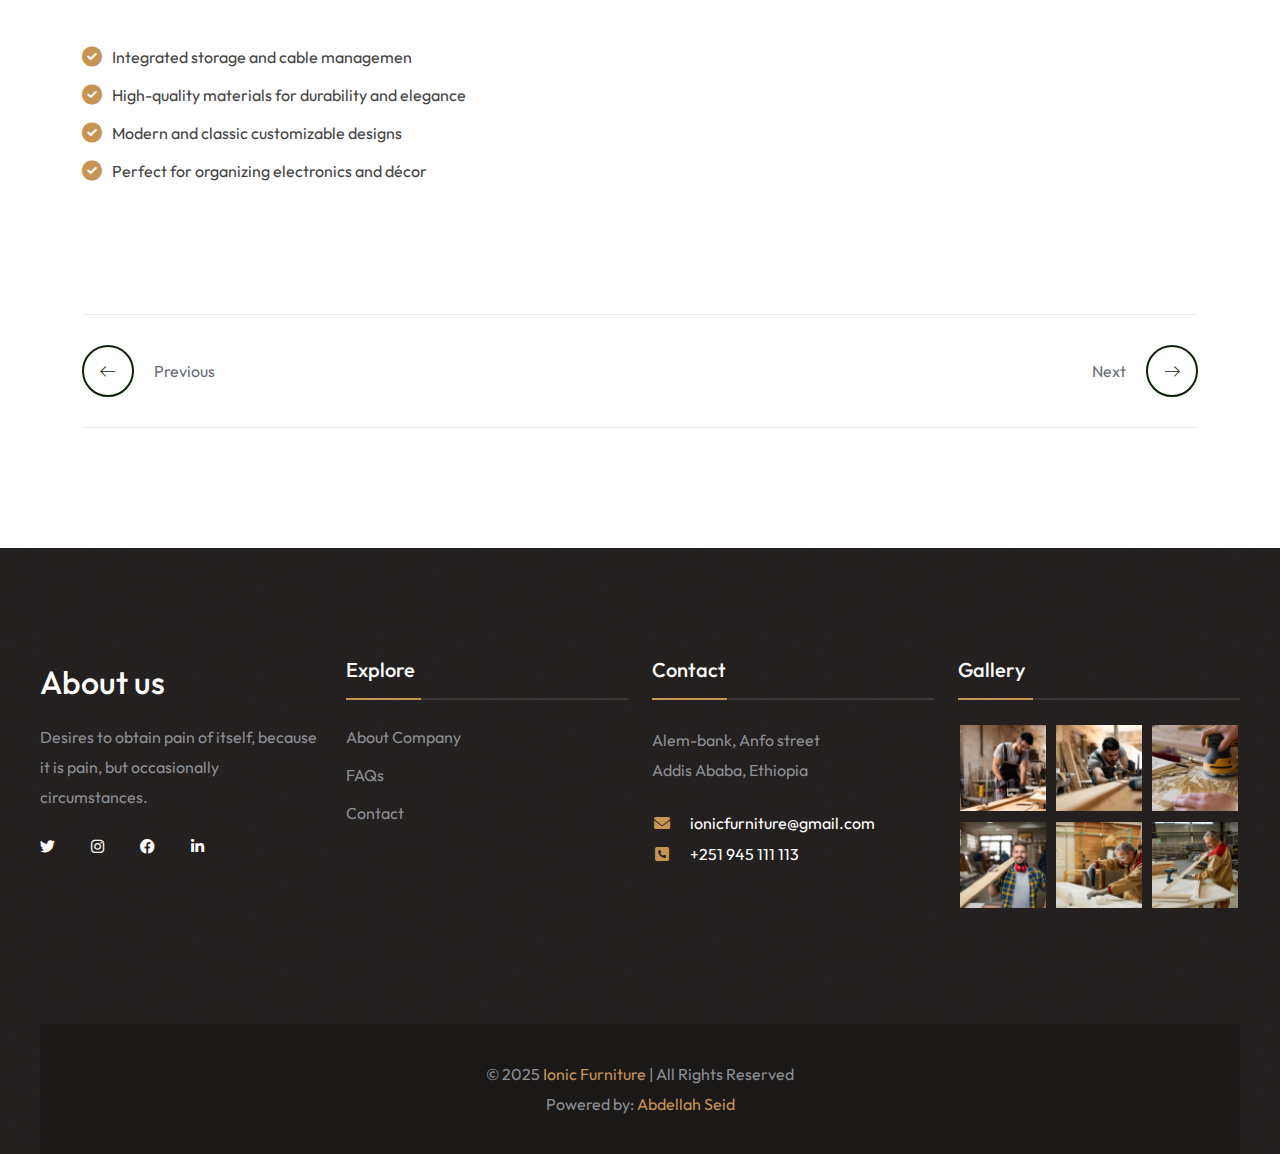
<file: Project-details-5.html>
<!DOCTYPE html>
<html lang="en">

<head>
<meta charset="utf-8">
<title>Ionic - Project details</title>
<!-- Stylesheets -->
<link href="css/bootstrap.min.css" rel="stylesheet">
<link href="css/style.css" rel="stylesheet">

<link rel="shortcut icon" href="Mesud-images/ionic-favicon-2.jpg" type="image/x-icon">
<link rel="icon" href="Mesud-images/ionic-favicon-2.jpg" type="image/x-icon">

<!-- Responsive -->
<meta http-equiv="X-UA-Compatible" content="IE=edge">
<meta name="viewport" content="width=device-width, initial-scale=1.0, maximum-scale=1.0, user-scalable=0">
<!--[if lt IE 9]><script src="https://cdnjs.cloudflare.com/ajax/libs/html5shiv/3.7.3/html5shiv.js"></script><![endif]-->
<!--[if lt IE 9]><script src="js/respond.js"></script><![endif]-->
</head>

<body>
<div class="page-wrapper">
	<!-- Preloader -->
	<!-- <div class="preloader"></div> -->

	<!-- Main Header-->
  <header class="main-header header-style-one">
		<!-- Header Top -->
		<div class="header-top">
			<div class="inner-container">
				<div class="top-left">
					<ul class="social-icon-one light">
						<li><a href="#"><span class="fab fa-facebook-f"></span></a></li>
						<li><a href="#"><span class="fab fa-instagram"></span></a></li>
						<li><a href="#"><span class="fab fa-twitter"></span></a></li>
						<li><a href="#"><span class="fab fa-linkedin-in"></span></a></li>
					</ul>
				</div>
				<div class="top-center"> 
					<!-- Info List -->
					<ul class="list-style-one light">
						<li><i class="far fa-envelope"></i> <a href="mailto:ionicfurniture@gmail.com">ionicfurniture@gmail.com</a></li>
						<li><i class="far fa-map-marker"></i> Alem-bank, Anfo Street. Addis Ababa</li>
					</ul>
				</div>
				<div class="top-right"> 
					<!-- Info List -->
					<ul class="list-style-one style-two light">
						<li><a href="#contact">Help</a></li>
						<li><a href="contact">Support</a></li>
						<li><a href="#contact">Contact</a></li>
					</ul>
				</div>
			</div>
		</div>
		<!-- Header Top -->
		
		<div class="header-lower">
			<!-- Main box -->
			<div class="main-box">
				<div class="logo-box">
					<div class="logo"><a href="index.html"><img src="Mesud-images/Details-07.png" alt="Logo"></a></div>
				</div>

				<!--Nav Box-->
				<div class="nav-outer">
					<!-- <nav class="nav main-menu">
						<ul class="navigation onepage-nav">
							<li class="current"><a href="#home">Home</a></li>
							<li><a href="#service">Services</a></li>
							<li><a href="#about">About</a></li>
							<li><a href="#project">Projects</a></li>
							<li><a href="#testimonial">Testimonials</a></li>
							<li><a href="#news">Blog</a></li>
							<li><a href="#contact">Contact</a></li>
						</ul>
					</nav> -->
				</div>
				<!-- Main Menu End-->

					<!-- Outer Box -->
					<div class="outer-box">

						<!-- Btn Box -->
						<div class="btn-box">
							<a href="page-contact.html" class="theme-btn btn-style-one bg-dark"><span class="btn-title">BOOKING NOW?</span></a>
						</div>
						
						<!-- Mobile Nav toggler -->
						<div class="mobile-nav-toggler"><span class="icon lnr-icon-bars"></span></div>
					</div>
				</div>
			</div>

			<!-- Mobile Menu  -->
			<div class="mobile-menu">
				<div class="menu-backdrop"></div>
				
				<!--Here Menu Will Come Automatically Via Javascript / Same Menu as in Header-->
				<nav class="menu-box">
					<div class="upper-box">
						<div class="nav-logo"><a href="index.html"><img src="Mesud-images/Details-08.png" alt="" title=""></a></div>
						<div class="close-btn"><i class="icon fa fa-times"></i></div>
					</div>
					
					<ul class="navigation onepage-nav clearfix">
						<!--Keep This Empty / Menu will come through Javascript-->
					</ul>
					<ul class="contact-list-one">
						<li>
							<i class="icon lnr-icon-phone-handset"></i>
							<span class="title">Call Now</span>
							<div class="text"><a href="tel:+251 945111113">+251 945 111 113</a></div>
						</li>
						<li>
							<i class="icon lnr-icon-envelope1"></i>
							<span class="title">Send Email</span>
							<div class="text"><a href="mailto:ionicfurniture@gmail.com">ionicfurniture@gmail.com</a></div>
						</li>
						<li>
							<i class="icon lnr-icon-map-marker"></i>
							<span class="title">Address</span>
							<div class="text">Alem-bank, Anfo street. Addis Ababa</div>
						</li>
					</ul>
					
					<ul class="social-links">
						<li><a href="#"><i class="fab fa-twitter"></i></a></li>
						<li><a href="#"><i class="fab fa-facebook-f"></i></a></li>
						<li><a href="#"><i class="fab fa-pinterest"></i></a></li>
						<li><a href="#"><i class="fab fa-instagram"></i></a></li>
					</ul>
				</nav>
			</div><!-- End Mobile Menu -->

			<!-- Header Search -->
			<div class="search-popup">
				<span class="search-back-drop"></span>
				<button class="close-search"><span class="fa fa-times"></span></button>
				
				<div class="search-inner">
					<form method="post" action="https://html.kodesolution.com/2024/carpento-html/index.html">
						<div class="form-group">
							<input type="search" name="search-field" value="" placeholder="Search..." required="">
							<button type="submit"><i class="fa fa-search"></i></button>
						</div>
					</form>
				</div>
			</div>
			<!-- End Header Search -->

			<!-- Sticky Header  -->
			<div class="sticky-header">
				<div class="auto-container">
					<div class="inner-container">
						<!--Logo-->
						<div class="logo">
							<a href="index.html"><img src="Mesud-images/Details-07.png" alt="Logo"></a>
						</div>
						
						<!--Right Col-->
						<div class="nav-outer">
							<!-- Main Menu -->
							<nav class="main-menu">
								<div class="navbar-collapse show collapse clearfix">
									<ul class="navigation onepage-nav clearfix">
										<!--Keep This Empty / Menu will come through Javascript-->
									</ul>
								</div>
							</nav><!-- Main Menu End-->

							<!--Mobile Navigation Toggler-->
							<div class="mobile-nav-toggler"><span class="icon lnr-icon-bars"></span></div>
						</div>
					</div>
				</div>
			</div><!-- End Sticky Menu -->
		</header>
	<!--End Main Header -->

	<!-- Start main-content -->
	<section class="page-title" style="background-image: url(images/background/page-title.jpg);">
		<div class="auto-container">
			<div class="title-outer text-center">
				<h1 class="title">Portfolio Details</h1>
				<ul class="page-breadcrumb">
					<li><a href="index.html">Home</a></li>
					<li>Portfolio</li>
				</ul>
			</div>
		</div>
	</section>
	<!-- end main-content -->

	<!--Project Details Start-->
	<section class="project-details">
		<div class="container">
			<div class="row">
				<div class="col-xl-12">
					<div class="project-details__top">
						<div class="project-details__img"> <img src="images/resource/project-details.jpg" alt=""> </div>
					</div>
				</div>
			</div>
			<div class="row justify-content-center">
				<div class="col-xl-10">
					<div class="project-details__content-right">
						<div class="project-details__details-box">
							<div class="row">
								<div class="col">
									<p class="project-details__client">Date</p>
									<h4 class="project-details__name">9 December, 2023</h4>
								</div>
								<div class="col">
									<p class="project-details__client">Client</p>
									<h4 class="project-details__name">Personal Client</h4>
								</div>
								<div class="col">
									<p class="project-details__client">What we do</p>
									<h4 class="project-details__name">Living Room Entertainment Units</h4>
								</div>
								<div class="col">
									<p class="project-details__client">Location</p>
									<h4 class="project-details__name">Addis Ababa, Ethiopia</h4>
								</div>
							</div>
						</div>
					</div>
				</div>
			</div>
			<div class="project-details__content">
				<div class="row">
					<div class="col-xl-12">
						<div class="project-details__content-left">
							<h3 class="mb-4 mt-5">Here to Know About This Project</h3>
							<p class="">Redefine your living room with our entertainment units. Designed to blend seamlessly with your interior, these units combine functionality with style. Offering ample storage and cable management, they are perfect for organizing electronics and displaying décor. Built with high-quality wood, our units bring sophistication and utility to your living space. </p>
							<p class="mb-5">Our designs include modern and classic options with customizable dimensions to suit various living room layouts. Every piece balances practicality and aesthetics, enhancing the central hub of your home.</p>
                <ul class="list-style-two mb-0">
                  <li><i class="fa fa-check-circle"></i> Integrated storage and cable managemen</li>
                  <li><i class="fa fa-check-circle"></i> High-quality materials for durability and elegance</li>
                  <li><i class="fa fa-check-circle"></i> Modern and classic customizable designs</li>
                  <li><i class="fa fa-check-circle"></i> Perfect for organizing electronics and décor</li>
                </ul>
						</div>
					</div>
				</div>
			</div>
			<div class="row">
				<div class="col-xl-12">
					<div class="project-details__pagination-box">
						<ul class="project-details__pagination list-unstyled clearfix">
							<li class="next">
								<div class="icon"> <a href="Project-details-4.html" aria-label="Previous"><i class="lnr lnr-icon-arrow-left"></i></a> </div>
								<div class="content">Previous</div>
							</li>
							<li class="count"><a href="#"></a></li>
							<li class="count"><a href="#"></a></li>
							<li class="count"><a href="#"></a></li>
							<li class="count"><a href="#"></a></li>
							<li class="previous">
								<div class="content">Next</div>
								<div class="icon"> <a href="Project-details-1.html" aria-label="Previous"><i class="lnr lnr-icon-arrow-right"></i></a> </div>
							</li>
						</ul>
					</div>
				</div>
			</div>
		</div>
	</section>
	<!--Project Details End-->


	<!-- Main Footer -->
	<footer class="main-footer" id="contact">
		<div class="bg-image"  style="background-image: url(images/pattern/shape-1.png)"></div>

		<!--Widgets Section-->
		<div class="widgets-section">
			<div class="auto-container">
				<div class="row">
					<!--Footer Column-->
					<div class="footer-column col-lg-3 col-sm-6">
						<div class="footer-widget about-widget">
							<h5 class="about-title">About us</h5>
							<div class="text">Desires to obtain pain of itself, because it is pain, but occasionally circumstances.</div>
							<ul class="social-icon-two">
								<li><a href="#"><i class="fab fa-twitter"></i></a></li>
								<li><a href="#"><i class="fab fa-instagram"></i></a></li>
								<li><a href="#"><i class="fab fa-facebook"></i></a></li>
								<li><a href="#"><i class="fab fa-linkedin-in"></i></a></li>
							</ul>
						</div>
					</div>

					<!--Footer Column-->
					<div class="footer-column col-lg-3 col-sm-6">
						<div class="footer-widget">
							<h5 class="widget-title">Explore</h5>
							<ul class="user-links">
								<li><a href="page-about.html">About Company</a></li>
								<li><a href="page-faq.html">FAQs</a></li>
								<!-- <li><a href="#">News & Media</a></li> -->
								<!-- <li><a href="#">Our Projects</a></li> -->
								<li><a href="page-contact.html">Contact</a></li>
							</ul>
						</div>
					</div>

					<!--Footer Column-->
					<div class="footer-column col-lg-3 col-sm-6">
						<div class="footer-widget contact-widget">
							<h5 class="widget-title">Contact</h5>
							<div class="widget-content">
								<div class="text">Alem-bank, Anfo street <br /> Addis Ababa, Ethiopia</div>
								<ul class="contact-info">
									<li><i class="fa fa-envelope"></i> <a href="mailto:ionicfurniture@gmail.com">ionicfurniture@gmail.com</a><br /></li>
									<li><i class="fa fa-phone-square"></i> <a href="tel:+251 945111113">+251 945 111 113</a><br /></li>
								</ul>
							</div>
						</div>
					</div>

					<!--Footer Column-->
					<div class="footer-column col-lg-3 col-sm-6">
						<div class="footer-widget gallery-widget">
							<h5 class="widget-title">Gallery</h5>
							<div class="widget-content">
								<div class="outer clearfix">
									<figure class="image">
										<a href="#"><img src="images/resource/project-thumb-1.jpg" alt=""></a>
									</figure>
									<figure class="image">
										<a href="#"><img src="images/resource/project-thumb-2.jpg" alt=""></a>
									</figure>
									<figure class="image">
										<a href="#"><img src="images/resource/project-thumb-3.jpg" alt=""></a>
									</figure>
									<figure class="image">
										<a href="#"><img src="images/resource/project-thumb-4.jpg" alt=""></a>
									</figure>
									<figure class="image">
										<a href="#"><img src="images/resource/project-thumb-5.jpg" alt=""></a>
									</figure>
									<figure class="image">
										<a href="#"><img src="images/resource/project-thumb-6.jpg" alt=""></a>
									</figure>
								</div>
							</div>
						</div>
					</div>
				</div>
			</div>
		</div>

		<!--Footer Bottom-->
		<div class="footer-bottom">
			<div class="auto-container">
				<div class="inner-container">
					<div class="copyright-text">&copy; 2025 <a href="index.html">Ionic Furniture</a> | All Rights Reserved <br> Powered by:<a href="https://abdellahseid.netlify.app" target="_blank"> Abdellah Seid</a>
					</div>
				</div>
			</div>
		</div>
	</footer>
	<!--End Main Footer -->

</div><!-- End Page Wrapper -->
<!-- Scroll To Top -->
<div class="scroll-to-top scroll-to-target" data-target="html"><span class="fa fa-angle-up"></span></div>
<script data-cfasync="false" src="https://html.kodesolution.com/cdn-cgi/scripts/5c5dd728/cloudflare-static/email-decode.min.js"></script><script src="js/jquery.js"></script>
<script src="js/popper.min.js"></script>
<script src="js/bootstrap.min.js"></script>
<script src="js/jquery.fancybox.js"></script>
<script src="js/jquery-ui.js"></script>
<script src="js/wow.js"></script>
<script src="js/appear.js"></script>
<script src="js/select2.min.js"></script>
<script src="js/swiper.min.js"></script>
<script src="js/owl.js"></script>
<script src="js/script.js"></script>
</body>

</html>
</file>
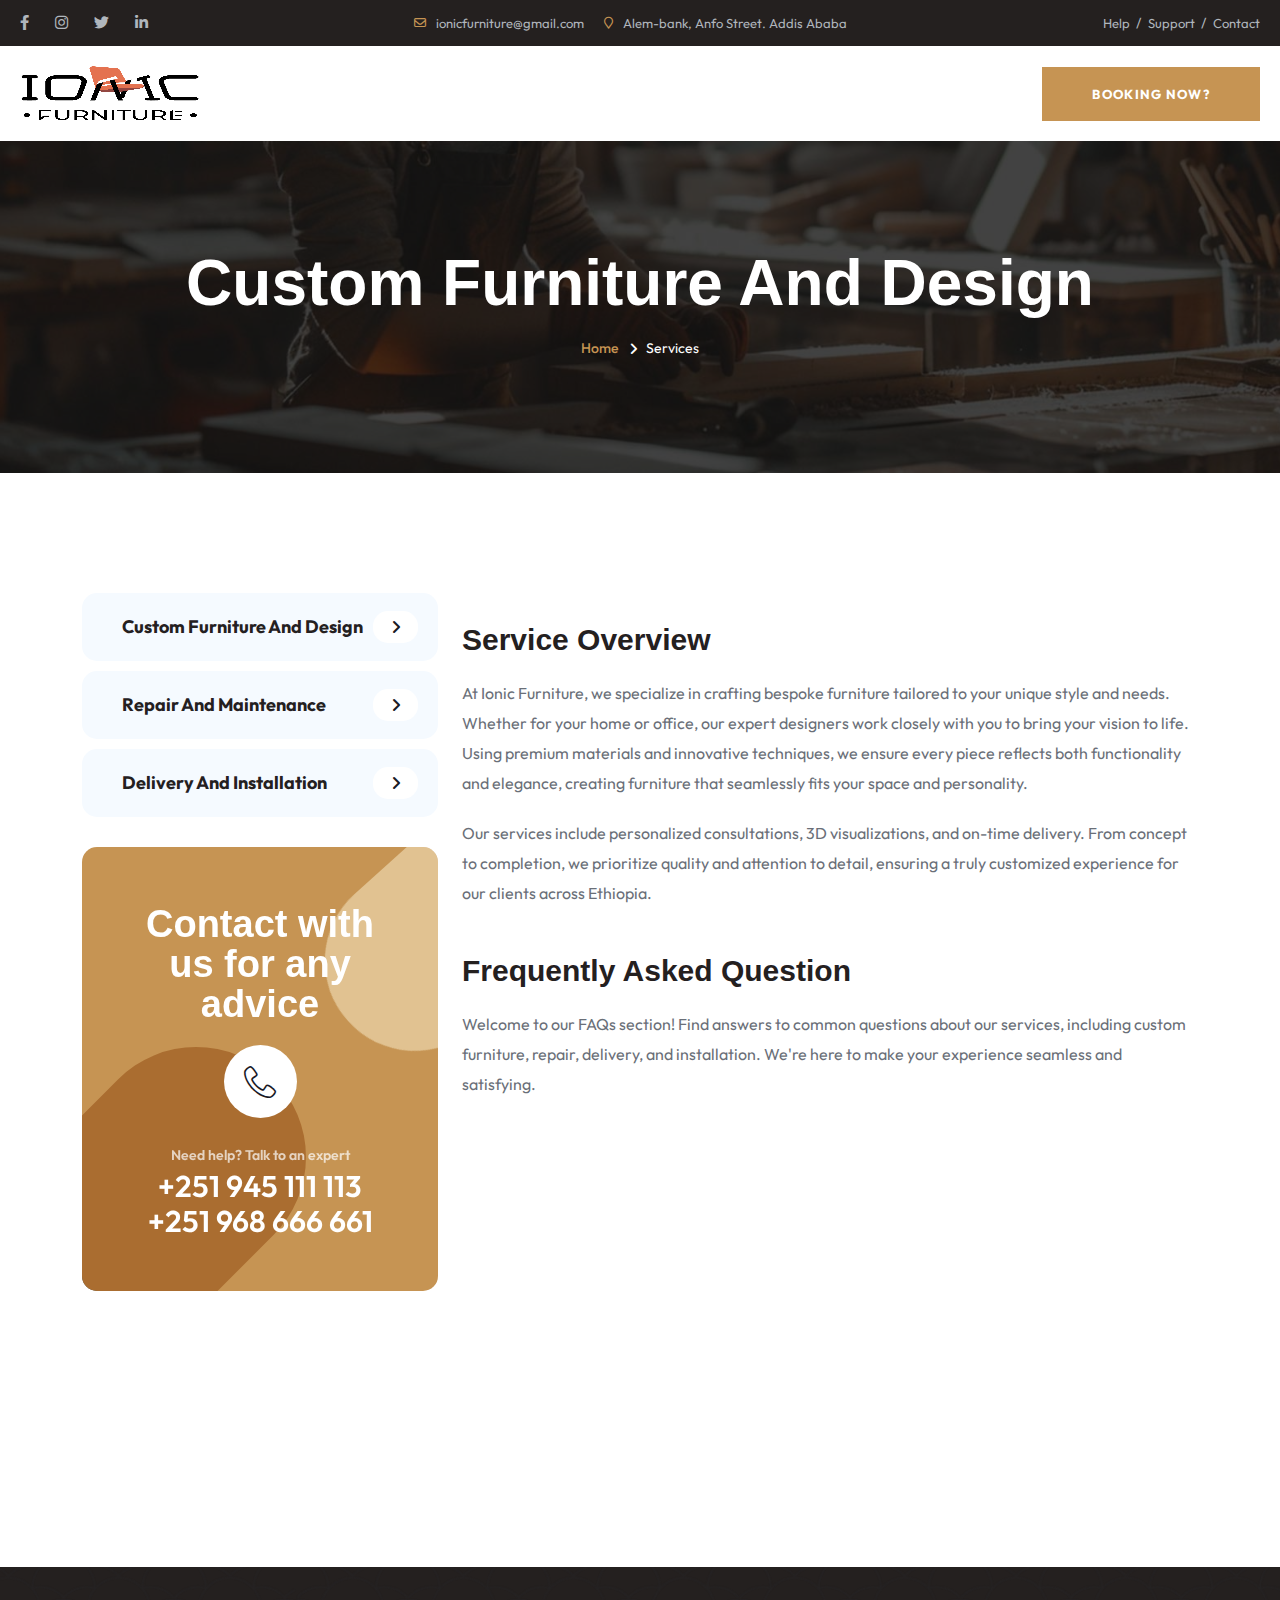
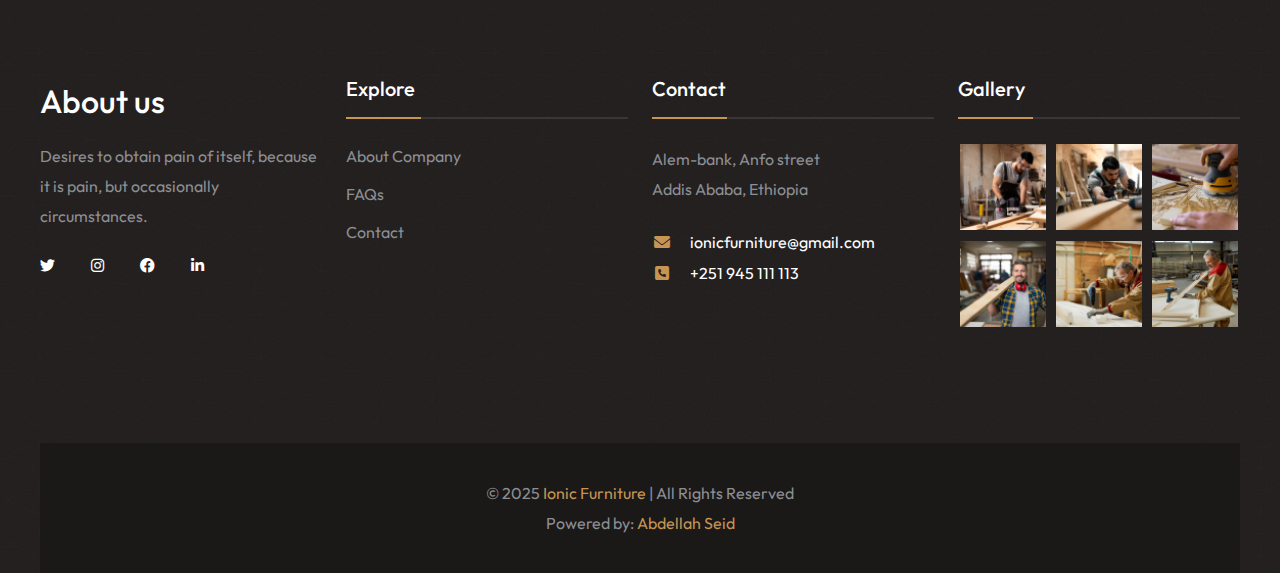
<file: service-details-1.html>
<!DOCTYPE html>
<html lang="en">

<head>
<meta charset="utf-8">
<title>Ionic - Service details</title>
<!-- Stylesheets -->
<link href="css/bootstrap.min.css" rel="stylesheet">
<link href="css/style.css" rel="stylesheet">

<link rel="shortcut icon" href="Mesud-images/ionic-favicon-2.jpg" type="image/x-icon">
<link rel="icon" href="Mesud-images/ionic-favicon-2.jpg" type="image/x-icon">

<!-- Responsive -->
<meta http-equiv="X-UA-Compatible" content="IE=edge">
<meta name="viewport" content="width=device-width, initial-scale=1.0, maximum-scale=1.0, user-scalable=0">
<!--[if lt IE 9]><script src="https://cdnjs.cloudflare.com/ajax/libs/html5shiv/3.7.3/html5shiv.js"></script><![endif]-->
<!--[if lt IE 9]><script src="js/respond.js"></script><![endif]-->
</head>

<body>
<div class="page-wrapper">
	<!-- Preloader -->
	<!-- <div class="preloader"></div> -->
	<!-- Main Header-->
  <header class="main-header header-style-one">
		<!-- Header Top -->
		<div class="header-top">
			<div class="inner-container">
				<div class="top-left">
					<ul class="social-icon-one light">
						<li><a href="#"><span class="fab fa-facebook-f"></span></a></li>
						<li><a href="#"><span class="fab fa-instagram"></span></a></li>
						<li><a href="#"><span class="fab fa-twitter"></span></a></li>
						<li><a href="#"><span class="fab fa-linkedin-in"></span></a></li>
					</ul>
				</div>
				<div class="top-center"> 
					<!-- Info List -->
					<ul class="list-style-one light">
						<li><i class="far fa-envelope"></i> <a href="mailto:ionicfurniture@gmail.com">ionicfurniture@gmail.com</a></li>
						<li><i class="far fa-map-marker"></i> Alem-bank, Anfo Street. Addis Ababa</li>
					</ul>
				</div>
				<div class="top-right"> 
					<!-- Info List -->
					<ul class="list-style-one style-two light">
						<li><a href="#contact">Help</a></li>
						<li><a href="contact">Support</a></li>
						<li><a href="#contact">Contact</a></li>
					</ul>
				</div>
			</div>
		</div>
		<!-- Header Top -->
		
		<div class="header-lower">
			<!-- Main box -->
			<div class="main-box">
				<div class="logo-box">
					<div class="logo"><a href="index.html"><img src="Mesud-images/Details-07.png" alt="Logo"></a></div>
				</div>

				<!--Nav Box-->
				<div class="nav-outer">
					<!-- <nav class="nav main-menu">
						<ul class="navigation onepage-nav">
							<li class="current"><a href="#home">Home</a></li>
							<li><a href="#service">Services</a></li>
							<li><a href="#about">About</a></li>
							<li><a href="#project">Projects</a></li>
							<li><a href="#testimonial">Testimonials</a></li>
							<li><a href="#news">Blog</a></li>
							<li><a href="#contact">Contact</a></li>
						</ul>
					</nav> -->
				</div>
				<!-- Main Menu End-->

					<!-- Outer Box -->
					<div class="outer-box">

						<!-- Btn Box -->
						<div class="btn-box">
							<a href="page-contact.html" class="theme-btn btn-style-one bg-dark"><span class="btn-title">BOOKING NOW?</span></a>
						</div>
						
						<!-- Mobile Nav toggler -->
						<div class="mobile-nav-toggler"><span class="icon lnr-icon-bars"></span></div>
					</div>
				</div>
			</div>

			<!-- Mobile Menu  -->
			<div class="mobile-menu">
				<div class="menu-backdrop"></div>
				
				<!--Here Menu Will Come Automatically Via Javascript / Same Menu as in Header-->
				<nav class="menu-box">
					<div class="upper-box">
						<div class="nav-logo"><a href="index.html"><img src="Mesud-images/Details-08.png" alt="" title=""></a></div>
						<div class="close-btn"><i class="icon fa fa-times"></i></div>
					</div>
					
					<ul class="navigation onepage-nav clearfix">
						<!--Keep This Empty / Menu will come through Javascript-->
					</ul>
					<ul class="contact-list-one">
						<li>
							<i class="icon lnr-icon-phone-handset"></i>
							<span class="title">Call Now</span>
							<div class="text"><a href="tel:+251 945111113">+251 945 111 113</a></div>
						</li>
						<li>
							<i class="icon lnr-icon-envelope1"></i>
							<span class="title">Send Email</span>
							<div class="text"><a href="mailto:ionicfurniture@gmail.com">ionicfurniture@gmail.com</a></div>
						</li>
						<li>
							<i class="icon lnr-icon-map-marker"></i>
							<span class="title">Address</span>
							<div class="text">Alem-bank, Anfo street, Addis Ababa</div>
						</li>
					</ul>
					
					<ul class="social-links">
						<li><a href="#"><i class="fab fa-twitter"></i></a></li>
						<li><a href="#"><i class="fab fa-facebook-f"></i></a></li>
						<li><a href="#"><i class="fab fa-pinterest"></i></a></li>
						<li><a href="#"><i class="fab fa-instagram"></i></a></li>
					</ul>
				</nav>
			</div><!-- End Mobile Menu -->

			<!-- Header Search -->
			<div class="search-popup">
				<span class="search-back-drop"></span>
				<button class="close-search"><span class="fa fa-times"></span></button>
				
				<div class="search-inner">
					<form method="post" action="https://html.kodesolution.com/2024/carpento-html/index.html">
						<div class="form-group">
							<input type="search" name="search-field" value="" placeholder="Search..." required="">
							<button type="submit"><i class="fa fa-search"></i></button>
						</div>
					</form>
				</div>
			</div>
			<!-- End Header Search -->

			<!-- Sticky Header  -->
			<div class="sticky-header">
				<div class="auto-container">
					<div class="inner-container">
						<!--Logo-->
						<div class="logo">
							<a href="index.html"><img src="Mesud-images/Details-07.png" alt="Logo"></a>
						</div>
						
						<!--Right Col-->
						<div class="nav-outer">
							<!-- Main Menu -->
							<nav class="main-menu">
								<div class="navbar-collapse show collapse clearfix">
									<ul class="navigation onepage-nav clearfix">
										<!--Keep This Empty / Menu will come through Javascript-->
									</ul>
								</div>
							</nav><!-- Main Menu End-->

							<!--Mobile Navigation Toggler-->
							<div class="mobile-nav-toggler"><span class="icon lnr-icon-bars"></span></div>
						</div>
					</div>
				</div>
			</div><!-- End Sticky Menu -->
		</header>
	<!--End Main Header -->

	<!-- Start main-content -->
	<section class="page-title" style="background-image: url(images/background/page-title.jpg);">
		<div class="auto-container">
			<div class="title-outer text-center">
				<h1 class="title">Custom Furniture And Design</h1>
				<ul class="page-breadcrumb">
					<li><a href="index.html">Home</a></li>
					<li>Services</li>
				</ul>
			</div>
		</div>
	</section>

	<!--Start Services Details-->
	<section class="services-details">
		<div class="container">
			<div class="row">
				<!--Start Services Details Sidebar-->
				<div class="col-xl-4 col-lg-4">
					<div class="service-sidebar">
						<!--Start Services Details Sidebar Single-->
						<div class="sidebar-widget service-sidebar-single">

							<div class="sidebar-service-list">
								<ul>
									<li><a href="#" class="current"><i class="fas fa-angle-right"></i><span>Custom Furniture And Design</span></a></li>
									<li><a href="service-details-2.html"><i class="fas fa-angle-right"></i><span>Repair And Maintenance</span></a></li>
									<li><a href="service-details-3.html"><i class="fas fa-angle-right"></i><span>Delivery And Installation</span></a></li>
								</ul>
							</div>

							<div class="service-details-help">
								<div class="help-shape-1"></div>
								<div class="help-shape-2"></div>
								<h2 class="help-title">Contact with <br> us for any <br> advice</h2>
								<div class="help-icon">
									<span class=" lnr-icon-phone-handset"></span>
								</div>
								<div class="help-contact">
									<p>Need help? Talk to an expert</p>
									<a href="tel:+251 945111113">+251 945 111 113</a>
									<a href="tel:+251 968666661">+251 968 666 661</a>
								</div>
							</div>

							<!--Start Services Details Sidebar Single-->
							<div class="sidebar-widget service-sidebar-single mt-4">
								<div class="service-sidebar-single-btn wow fadeInUp" data-wow-delay="0.5s" data-wow-duration="1200m">
									<a href="#" class="theme-btn btn-style-one d-grid"><span class="btn-title"><span class="fas fa-file-pdf"></span> download pdf file</span></a>
								</div>
							</div>
						</div>
						<!--End Services Details Sidebar-->
					</div>
				</div>

				<!--Start Services Details Content-->
				<div class="col-xl-8 col-lg-8">
					<div class="services-details__content">
						<!-- <img src="Ai-images/Ethiopian dad.png" alt=""> -->
						<!-- <img src="images/resource/service-details.jpg" alt=""> -->
						<h3 class="mt-4">Service Overview</h3>
						<p>At Ionic Furniture, we specialize in crafting bespoke furniture tailored to your unique style and needs. Whether for your home or office, our expert designers work closely with you to bring your vision to life. 
							Using premium materials and innovative techniques, we ensure every piece reflects both functionality and elegance, creating furniture that seamlessly fits your space and personality. </p>
						<p>Our services include personalized consultations, 3D visualizations, and on-time delivery. From concept to completion, we prioritize quality and attention to detail, ensuring a truly customized experience for our clients across Ethiopia.</p>
						<div class="content mt-40">
							<!-- <div class="text">
								<h3>Service Center</h3>
								<p>Lorem ipsum is simply free text used by copytyping refreshing. Neque porro est qui dolorem ipsum quia quaed inventore veritatis et quasi architecto beatae vitae dicta sunt explicabo.</p>
						<blockquote class="blockquote-one">Lorem ipsum dolor sit amet, consectetur notted adipisicing elit sed do eiusmod remaining essentially unchanged Lorem ipsum dolor sit amet consec tetur</blockquote>
							</div> -->
							<!-- <div class="feature-list mt-4">
								<div class="row clearfix">
									<div class="col-lg-6 col-md-6 col-sm-12 column">
										<img class="mb-3" src="images/resource/service-d1.jpg" alt="images" />
										<p>Lorem ipsum dolor sit amet consec adipis elit Dolor repellat pariatur temporibus doloribus hic conse quatur copy typing refreshing</p>
									</div>
									<div class="col-lg-6 col-md-6 col-sm-12 column">
										<img class="mb-3" src="images/resource/service-d2.jpg" alt="images" />
										<p>Lorem ipsum dolor sit amet consec adipis elit Dolor repellat pariatur temporibus doloribus hic conse quatur copy typing refreshing</p>
									</div>
								</div>
							</div> -->
						</div>
						<div class="innerpage mt-25">
							<h3>Frequently Asked Question</h3>
							<p>Welcome to our FAQs section! Find answers to common questions about our services, including custom furniture, repair, delivery, and installation. We're here to make your experience seamless and satisfying.</p>
							<ul class="accordion-box wow fadeInRight">
								
								<li class="accordion block">
									<div class="acc-btn">How long does it take to create custom furniture?
										<div class="icon fa fa-plus"></div>
									</div>
									<div class="acc-content">
										<div class="content">
											<div class="text">The timeline varies by design complexity, but most pieces are completed within 4-6 weeks, ensuring high-quality craftsmanship.</div>
										</div>
									</div>
								</li>
								
								<li class="accordion block active-block">
									<div class="acc-btn active">Can I provide my own design ideas?
										<div class="icon fa fa-plus"></div>
									</div>
									<div class="acc-content current">
										<div class="content">
											<div class="text">Absolutely! We welcome your ideas and work closely with you to bring your unique vision to life.</div>
										</div>
									</div>
								</li>
								
								<li class="accordion block">
									<div class="acc-btn">Do you offer delivery for custom furniture?
										<div class="icon fa fa-plus"></div>
									</div>
									<div class="acc-content">
										<div class="content">
											<div class="text">Yes, we provide nationwide delivery across Ethiopia, ensuring your custom piece arrives safely and on time.</div>
										</div>
									</div>
								</li>
								
								<!-- <li class="accordion block">
									<div class="acc-btn">How can i find my solutions?
										<div class="icon fa fa-plus"></div>
									</div>
									<div class="acc-content">
										<div class="content">
											<div class="text">There are many variations of passages the majority have suffered alteration in some fo injected humour, or randomised words believable.</div>
										</div>
									</div>
								</li> -->
							</ul>
						</div>
					</div>
				</div>
				<!--End Services Details Content-->
			</div>
		</div>
	</section>
	<!--End Services Details-->

	<!-- Main Footer -->
	<footer class="main-footer" id="contact">
		<div class="bg-image"  style="background-image: url(images/pattern/shape-1.png)"></div>

		<!--Widgets Section-->
		<div class="widgets-section">
			<div class="auto-container">
				<div class="row">
					<!--Footer Column-->
					<div class="footer-column col-lg-3 col-sm-6">
						<div class="footer-widget about-widget">
							<h5 class="about-title">About us</h5>
							<div class="text">Desires to obtain pain of itself, because it is pain, but occasionally circumstances.</div>
							<ul class="social-icon-two">
								<li><a href="#"><i class="fab fa-twitter"></i></a></li>
								<li><a href="#"><i class="fab fa-instagram"></i></a></li>
								<li><a href="#"><i class="fab fa-facebook"></i></a></li>
								<li><a href="#"><i class="fab fa-linkedin-in"></i></a></li>
							</ul>
						</div>
					</div>

					<!--Footer Column-->
					<div class="footer-column col-lg-3 col-sm-6">
						<div class="footer-widget">
							<h5 class="widget-title">Explore</h5>
							<ul class="user-links">
								<li><a href="About-us.html">About Company</a></li>
								<li><a href="page-faq.html">FAQs</a></li>
								<!-- <li><a href="#">News & Media</a></li> -->
								<!-- <li><a href="#">Our Projects</a></li> -->
								<li><a href="page-contact.html">Contact</a></li>
							</ul>
						</div>
					</div>

					<!--Footer Column-->
					<div class="footer-column col-lg-3 col-sm-6">
						<div class="footer-widget contact-widget">
							<h5 class="widget-title">Contact</h5>
							<div class="widget-content">
								<div class="text">Alem-bank, Anfo street <br /> Addis Ababa, Ethiopia</div>
								<ul class="contact-info">
									<li><i class="fa fa-envelope"></i> <a href="mailto:ionicfurniture@gmail.com">ionicfurniture@gmail.com</a><br /></li>
									<li><i class="fa fa-phone-square"></i> <a href="tel:+251 94511113">+251 945 111 113</a><br /></li>
								</ul>
							</div>
						</div>
					</div>

					<!--Footer Column-->
					<div class="footer-column col-lg-3 col-sm-6">
						<div class="footer-widget gallery-widget">
							<h5 class="widget-title">Gallery</h5>
							<div class="widget-content">
								<div class="outer clearfix">
									<figure class="image">
										<a href="#"><img src="images/resource/project-thumb-1.jpg" alt=""></a>
									</figure>
									<figure class="image">
										<a href="#"><img src="images/resource/project-thumb-2.jpg" alt=""></a>
									</figure>
									<figure class="image">
										<a href="#"><img src="images/resource/project-thumb-3.jpg" alt=""></a>
									</figure>
									<figure class="image">
										<a href="#"><img src="images/resource/project-thumb-4.jpg" alt=""></a>
									</figure>
									<figure class="image">
										<a href="#"><img src="images/resource/project-thumb-5.jpg" alt=""></a>
									</figure>
									<figure class="image">
										<a href="#"><img src="images/resource/project-thumb-6.jpg" alt=""></a>
									</figure>
								</div>
							</div>
						</div>
					</div>
				</div>
			</div>
		</div>

		<!--Footer Bottom-->
		<div class="footer-bottom">
			<div class="auto-container">
				<div class="inner-container">
					<div class="copyright-text">&copy; 2025 <a href="index.html">Ionic Furniture</a> | All Rights Reserved <br> Powered by:<a href="https://abdellahseid.netlify.app" target="_blank"> Abdellah Seid</a>
					</div>
				</div>
			</div>
		</div>
	</footer>
	<!--End Main Footer -->

</div><!-- End Page Wrapper -->
<!-- Scroll To Top -->
<div class="scroll-to-top scroll-to-target" data-target="html"><span class="fa fa-angle-up"></span></div>
<script data-cfasync="false" src="https://html.kodesolution.com/cdn-cgi/scripts/5c5dd728/cloudflare-static/email-decode.min.js"></script><script src="js/jquery.js"></script>
<script src="js/popper.min.js"></script>
<script src="js/bootstrap.min.js"></script>
<script src="js/jquery.fancybox.js"></script>
<script src="js/jquery-ui.js"></script>
<script src="js/wow.js"></script>
<script src="js/appear.js"></script>
<script src="js/select2.min.js"></script>
<script src="js/swiper.min.js"></script>
<script src="js/owl.js"></script>
<script src="js/script.js"></script>
</body>

</html>
</file>
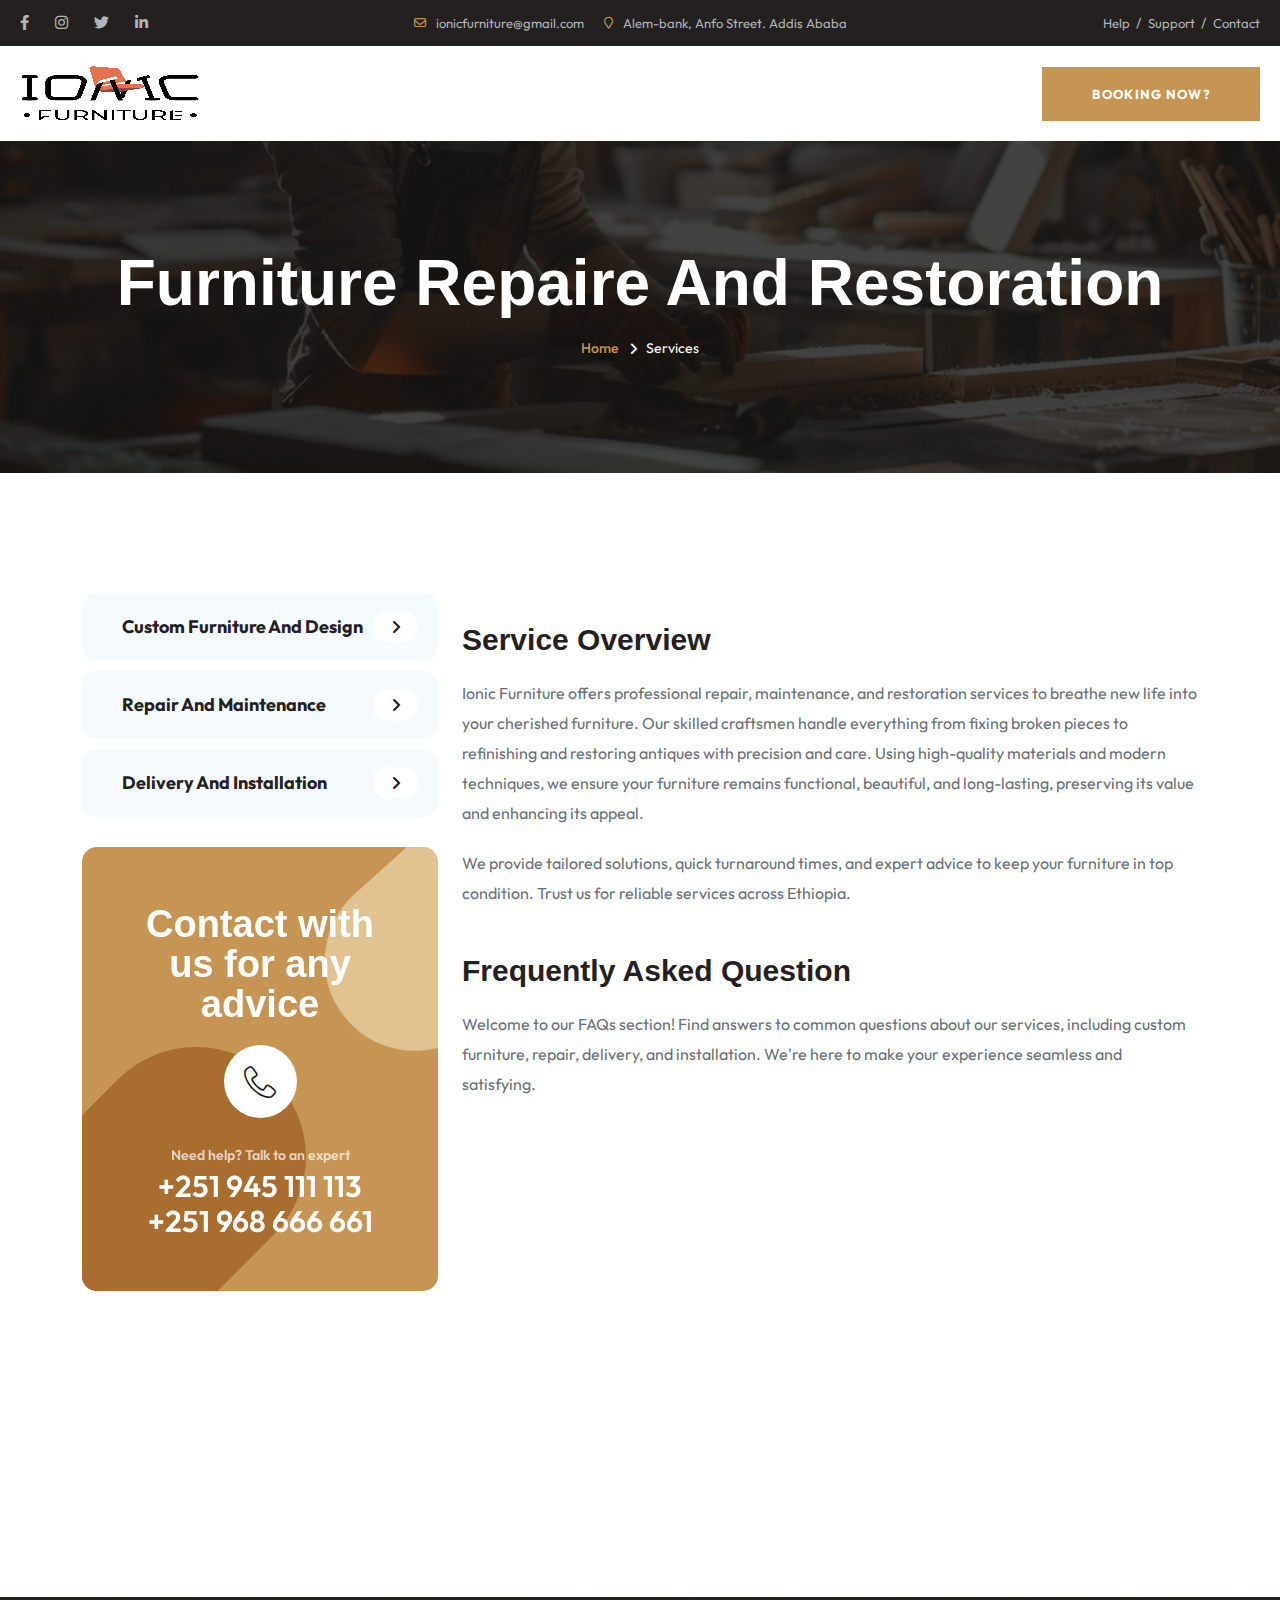
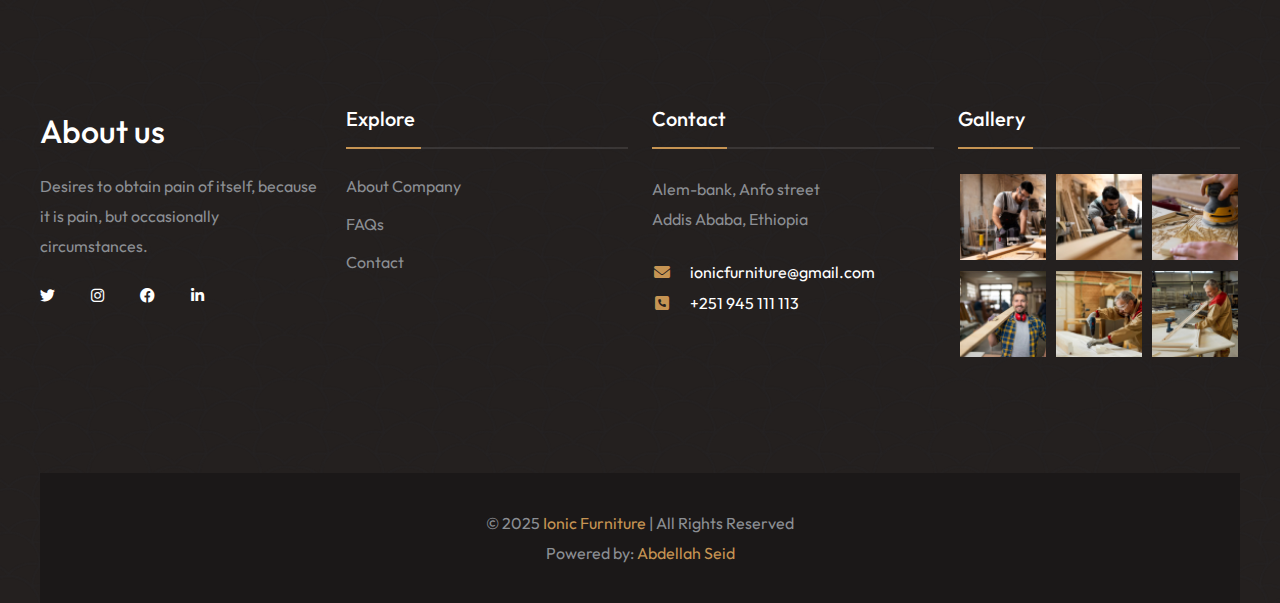
<file: service-details-2.html>
<!DOCTYPE html>
<html lang="en">

<head>
<meta charset="utf-8">
<title>Ionic - Service details</title>
<!-- Stylesheets -->
<link href="css/bootstrap.min.css" rel="stylesheet">
<link href="css/style.css" rel="stylesheet">

<link rel="shortcut icon" href="Mesud-images/ionic-favicon-2.jpg" type="image/x-icon">
<link rel="icon" href="Mesud-images/ionic-favicon-2.jpg" type="image/x-icon">

<!-- Responsive -->
<meta http-equiv="X-UA-Compatible" content="IE=edge">
<meta name="viewport" content="width=device-width, initial-scale=1.0, maximum-scale=1.0, user-scalable=0">
<!--[if lt IE 9]><script src="https://cdnjs.cloudflare.com/ajax/libs/html5shiv/3.7.3/html5shiv.js"></script><![endif]-->
<!--[if lt IE 9]><script src="js/respond.js"></script><![endif]-->
</head>

<body>
<div class="page-wrapper">
	<!-- Preloader -->
	<!-- <div class="preloader"></div> -->
	<!-- Main Header-->
  <header class="main-header header-style-one">
		<!-- Header Top -->
		<div class="header-top">
			<div class="inner-container">
				<div class="top-left">
					<ul class="social-icon-one light">
						<li><a href="#"><span class="fab fa-facebook-f"></span></a></li>
						<li><a href="#"><span class="fab fa-instagram"></span></a></li>
						<li><a href="#"><span class="fab fa-twitter"></span></a></li>
						<li><a href="#"><span class="fab fa-linkedin-in"></span></a></li>
					</ul>
				</div>
				<div class="top-center"> 
					<!-- Info List -->
					<ul class="list-style-one light">
						<li><i class="far fa-envelope"></i> <a href="mailto:ionicfurniture@gmail.com">ionicfurniture@gmail.com</a></li>
						<li><i class="far fa-map-marker"></i> Alem-bank, Anfo Street. Addis Ababa</li>
					</ul>
				</div>
				<div class="top-right"> 
					<!-- Info List -->
					<ul class="list-style-one style-two light">
						<li><a href="#contact">Help</a></li>
						<li><a href="contact">Support</a></li>
						<li><a href="#contact">Contact</a></li>
					</ul>
				</div>
			</div>
		</div>
		<!-- Header Top -->
		
		<div class="header-lower">
			<!-- Main box -->
			<div class="main-box">
				<div class="logo-box">
					<div class="logo"><a href="index.html"><img src="Mesud-images/Details-07.png" alt="Logo"></a></div>
				</div>

				<!--Nav Box-->
				<div class="nav-outer">
					<!-- <nav class="nav main-menu">
						<ul class="navigation onepage-nav">
							<li class="current"><a href="#home">Home</a></li>
							<li><a href="#service">Services</a></li>
							<li><a href="#about">About</a></li>
							<li><a href="#project">Projects</a></li>
							<li><a href="#testimonial">Testimonials</a></li>
							<li><a href="#news">Blog</a></li>
							<li><a href="#contact">Contact</a></li>
						</ul>
					</nav> -->
				</div>
				<!-- Main Menu End-->

					<!-- Outer Box -->
					<div class="outer-box">

						<!-- Btn Box -->
						<div class="btn-box">
							<a href="page-contact.html" class="theme-btn btn-style-one bg-dark"><span class="btn-title">BOOKING NOW?</span></a>
						</div>
						
						<!-- Mobile Nav toggler -->
						<div class="mobile-nav-toggler"><span class="icon lnr-icon-bars"></span></div>
					</div>
				</div>
			</div>

			<!-- Mobile Menu  -->
			<div class="mobile-menu">
				<div class="menu-backdrop"></div>
				
				<!--Here Menu Will Come Automatically Via Javascript / Same Menu as in Header-->
				<nav class="menu-box">
					<div class="upper-box">
						<div class="nav-logo"><a href="index.html"><img src="Mesud-images/Details-08.png" alt="" title=""></a></div>
						<div class="close-btn"><i class="icon fa fa-times"></i></div>
					</div>
					
					<ul class="navigation onepage-nav clearfix">
						<!--Keep This Empty / Menu will come through Javascript-->
					</ul>
					<ul class="contact-list-one">
						<li>
							<i class="icon lnr-icon-phone-handset"></i>
							<span class="title">Call Now</span>
							<div class="text"><a href="tel:+251 945111113">+251 945 111 113</a></div>
						</li>
						<li>
							<i class="icon lnr-icon-envelope1"></i>
							<span class="title">Send Email</span>
							<div class="text"><a href="mailto:ionicfurniture@gmail.com">ionicfurniture@gmail.com</a></div>
						</li>
						<li>
							<i class="icon lnr-icon-map-marker"></i>
							<span class="title">Address</span>
							<div class="text">Alem-bank, Anfo street, Addis Ababa</div>
						</li>
					</ul>
					
					<ul class="social-links">
						<li><a href="#"><i class="fab fa-twitter"></i></a></li>
						<li><a href="#"><i class="fab fa-facebook-f"></i></a></li>
						<li><a href="#"><i class="fab fa-pinterest"></i></a></li>
						<li><a href="#"><i class="fab fa-instagram"></i></a></li>
					</ul>
				</nav>
			</div><!-- End Mobile Menu -->

			<!-- Header Search -->
			<div class="search-popup">
				<span class="search-back-drop"></span>
				<button class="close-search"><span class="fa fa-times"></span></button>
				
				<div class="search-inner">
					<form method="post" action="https://html.kodesolution.com/2024/carpento-html/index.html">
						<div class="form-group">
							<input type="search" name="search-field" value="" placeholder="Search..." required="">
							<button type="submit"><i class="fa fa-search"></i></button>
						</div>
					</form>
				</div>
			</div>
			<!-- End Header Search -->

			<!-- Sticky Header  -->
			<div class="sticky-header">
				<div class="auto-container">
					<div class="inner-container">
						<!--Logo-->
						<div class="logo">
							<a href="index.html"><img src="Mesud-images/Details-07.png" alt="Logo"></a>
						</div>
						
						<!--Right Col-->
						<div class="nav-outer">
							<!-- Main Menu -->
							<nav class="main-menu">
								<div class="navbar-collapse show collapse clearfix">
									<ul class="navigation onepage-nav clearfix">
										<!--Keep This Empty / Menu will come through Javascript-->
									</ul>
								</div>
							</nav><!-- Main Menu End-->

							<!--Mobile Navigation Toggler-->
							<div class="mobile-nav-toggler"><span class="icon lnr-icon-bars"></span></div>
						</div>
					</div>
				</div>
			</div><!-- End Sticky Menu -->
		</header>
	<!--End Main Header -->

	<!-- Start main-content -->
	<section class="page-title" style="background-image: url(images/background/page-title.jpg);">
		<div class="auto-container">
			<div class="title-outer text-center">
				<h1 class="title">Furniture Repaire And Restoration</h1>
				<ul class="page-breadcrumb">
					<li><a href="index.html">Home</a></li>
					<li>Services</li>
				</ul>
			</div>
		</div>
	</section>

	<!--Start Services Details-->
	<section class="services-details">
		<div class="container">
			<div class="row">
				<!--Start Services Details Sidebar-->
				<div class="col-xl-4 col-lg-4">
					<div class="service-sidebar">
						<!--Start Services Details Sidebar Single-->
						<div class="sidebar-widget service-sidebar-single">

							<div class="sidebar-service-list">
								<ul>
									<li><a href="service-details-1.html" class="current"><i class="fas fa-angle-right"></i><span>Custom Furniture And Design</span></a></li>
									<li><a href="#"><i class="fas fa-angle-right"></i><span>Repair And Maintenance</span></a></li>
									<li><a href="service-details-3.html"><i class="fas fa-angle-right"></i><span>Delivery And Installation</span></a></li>
								</ul>
							</div>

							<div class="service-details-help">
								<div class="help-shape-1"></div>
								<div class="help-shape-2"></div>
								<h2 class="help-title">Contact with <br> us for any <br> advice</h2>
								<div class="help-icon">
									<span class=" lnr-icon-phone-handset"></span>
								</div>
								<div class="help-contact">
									<p>Need help? Talk to an expert</p>
									<a href="tel:+251 945111113">+251 945 111 113</a>
									<a href="tel:+251 968666661">+251 968 666 661</a>
								</div>
							</div>

							<!--Start Services Details Sidebar Single-->
							<div class="sidebar-widget service-sidebar-single mt-4">
								<div class="service-sidebar-single-btn wow fadeInUp" data-wow-delay="0.5s" data-wow-duration="1200m">
									<a href="#" class="theme-btn btn-style-one d-grid"><span class="btn-title"><span class="fas fa-file-pdf"></span> download pdf file</span></a>
								</div>
							</div>
						</div>
						<!--End Services Details Sidebar-->
					</div>
				</div>

				<!--Start Services Details Content-->
				<div class="col-xl-8 col-lg-8">
					<div class="services-details__content">
						<!-- <img src="Ai-images/Ethiopian dad.png" alt=""> -->
						<!-- <img src="images/resource/service-details.jpg" alt=""> -->
						<h3 class="mt-4">Service Overview</h3>
						<p>Ionic Furniture offers professional repair, maintenance, and restoration services to breathe new life into your cherished furniture. Our skilled craftsmen handle everything from fixing broken pieces to refinishing and restoring antiques with precision and care. 
							Using high-quality materials and modern techniques, we ensure your furniture remains functional, beautiful, and long-lasting, preserving its value and enhancing its appeal.</p>
						<p>We provide tailored solutions, quick turnaround times, and expert advice to keep your furniture in top condition. Trust us for reliable services across Ethiopia.  </p>
						<div class="content mt-40">
							<!-- <div class="text">
								<h3>Service Center</h3>
								<p>Lorem ipsum is simply free text used by copytyping refreshing. Neque porro est qui dolorem ipsum quia quaed inventore veritatis et quasi architecto beatae vitae dicta sunt explicabo.</p>
						<blockquote class="blockquote-one">Lorem ipsum dolor sit amet, consectetur notted adipisicing elit sed do eiusmod remaining essentially unchanged Lorem ipsum dolor sit amet consec tetur</blockquote>
							</div> -->
							<!-- <div class="feature-list mt-4">
								<div class="row clearfix">
									<div class="col-lg-6 col-md-6 col-sm-12 column">
										<img class="mb-3" src="images/resource/service-d1.jpg" alt="images" />
										<p>Lorem ipsum dolor sit amet consec adipis elit Dolor repellat pariatur temporibus doloribus hic conse quatur copy typing refreshing</p>
									</div>
									<div class="col-lg-6 col-md-6 col-sm-12 column">
										<img class="mb-3" src="images/resource/service-d2.jpg" alt="images" />
										<p>Lorem ipsum dolor sit amet consec adipis elit Dolor repellat pariatur temporibus doloribus hic conse quatur copy typing refreshing</p>
									</div>
								</div>
							</div> -->
						</div>
						<div class="innerpage mt-25">
							<h3>Frequently Asked Question</h3>
							<p>Welcome to our FAQs section! Find answers to common questions about our services, including custom furniture, repair, delivery, and installation. We're here to make your experience seamless and satisfying.</p>
							<ul class="accordion-box wow fadeInRight">
								
								<li class="accordion block">
									<div class="acc-btn">What types of furniture can you repair or restore?
										<div class="icon fa fa-plus"></div>
									</div>
									<div class="acc-content">
										<div class="content">
											<div class="text">We repair and restore all types of furniture, including wooden, upholstered, and antique pieces, ensuring durability and quality.</div>
										</div>
									</div>
								</li>
								
								<li class="accordion block active-block">
									<div class="acc-btn active">How long does the restoration process take?
										<div class="icon fa fa-plus"></div>
									</div>
									<div class="acc-content current">
										<div class="content">
											<div class="text">The timeline depends on the piece's condition but typically ranges from 1 to 3 weeks for most projects.</div>
										</div>
									</div>
								</li>
								
								<li class="accordion block">
									<div class="acc-btn">Do you offer on-site repair services?
										<div class="icon fa fa-plus"></div>
									</div>
									<div class="acc-content">
										<div class="content">
											<div class="text">Yes, we provide on-site assessments and minor repairs. For extensive work, we transport the furniture to our workshop.</div>
										</div>
									</div>
								</li>
								
								<!-- <li class="accordion block">
									<div class="acc-btn">How can i find my solutions?
										<div class="icon fa fa-plus"></div>
									</div>
									<div class="acc-content">
										<div class="content">
											<div class="text">There are many variations of passages the majority have suffered alteration in some fo injected humour, or randomised words believable.</div>
										</div>
									</div>
								</li> -->
							</ul>
						</div>
					</div>
				</div>
				<!--End Services Details Content-->
			</div>
		</div>
	</section>
	<!--End Services Details-->

	<!-- Main Footer -->
	<footer class="main-footer" id="contact">
		<div class="bg-image"  style="background-image: url(images/pattern/shape-1.png)"></div>

		<!--Widgets Section-->
		<div class="widgets-section">
			<div class="auto-container">
				<div class="row">
					<!--Footer Column-->
					<div class="footer-column col-lg-3 col-sm-6">
						<div class="footer-widget about-widget">
							<h5 class="about-title">About us</h5>
							<div class="text">Desires to obtain pain of itself, because it is pain, but occasionally circumstances.</div>
							<ul class="social-icon-two">
								<li><a href="#"><i class="fab fa-twitter"></i></a></li>
								<li><a href="#"><i class="fab fa-instagram"></i></a></li>
								<li><a href="#"><i class="fab fa-facebook"></i></a></li>
								<li><a href="#"><i class="fab fa-linkedin-in"></i></a></li>
							</ul>
						</div>
					</div>

					<!--Footer Column-->
					<div class="footer-column col-lg-3 col-sm-6">
						<div class="footer-widget">
							<h5 class="widget-title">Explore</h5>
							<ul class="user-links">
								<li><a href="About-us.html">About Company</a></li>
								<li><a href="page-faq.html">FAQs</a></li>
								<!-- <li><a href="#">News & Media</a></li> -->
								<!-- <li><a href="#">Our Projects</a></li> -->
								<li><a href="page-contact.html">Contact</a></li>
							</ul>
						</div>
					</div>

					<!--Footer Column-->
					<div class="footer-column col-lg-3 col-sm-6">
						<div class="footer-widget contact-widget">
							<h5 class="widget-title">Contact</h5>
							<div class="widget-content">
								<div class="text">Alem-bank, Anfo street <br /> Addis Ababa, Ethiopia</div>
								<ul class="contact-info">
									<li><i class="fa fa-envelope"></i> <a href="mailto:ionicfurniture@gmail.com">ionicfurniture@gmail.com</a><br /></li>
									<li><i class="fa fa-phone-square"></i> <a href="tel:+251 94511113">+251 945 111 113</a><br /></li>
								</ul>
							</div>
						</div>
					</div>

					<!--Footer Column-->
					<div class="footer-column col-lg-3 col-sm-6">
						<div class="footer-widget gallery-widget">
							<h5 class="widget-title">Gallery</h5>
							<div class="widget-content">
								<div class="outer clearfix">
									<figure class="image">
										<a href="#"><img src="images/resource/project-thumb-1.jpg" alt=""></a>
									</figure>
									<figure class="image">
										<a href="#"><img src="images/resource/project-thumb-2.jpg" alt=""></a>
									</figure>
									<figure class="image">
										<a href="#"><img src="images/resource/project-thumb-3.jpg" alt=""></a>
									</figure>
									<figure class="image">
										<a href="#"><img src="images/resource/project-thumb-4.jpg" alt=""></a>
									</figure>
									<figure class="image">
										<a href="#"><img src="images/resource/project-thumb-5.jpg" alt=""></a>
									</figure>
									<figure class="image">
										<a href="#"><img src="images/resource/project-thumb-6.jpg" alt=""></a>
									</figure>
								</div>
							</div>
						</div>
					</div>
				</div>
			</div>
		</div>

		<!--Footer Bottom-->
		<div class="footer-bottom">
			<div class="auto-container">
				<div class="inner-container">
					<div class="copyright-text">&copy; 2025 <a href="index.html">Ionic Furniture</a> | All Rights Reserved <br> Powered by:<a href="https://abdellahseid.netlify.app" target="_blank"> Abdellah Seid</a>
					</div>
				</div>
			</div>
		</div>
	</footer>
	<!--End Main Footer -->

</div><!-- End Page Wrapper -->
<!-- Scroll To Top -->
<div class="scroll-to-top scroll-to-target" data-target="html"><span class="fa fa-angle-up"></span></div>
<script data-cfasync="false" src="https://html.kodesolution.com/cdn-cgi/scripts/5c5dd728/cloudflare-static/email-decode.min.js"></script><script src="js/jquery.js"></script>
<script src="js/popper.min.js"></script>
<script src="js/bootstrap.min.js"></script>
<script src="js/jquery.fancybox.js"></script>
<script src="js/jquery-ui.js"></script>
<script src="js/wow.js"></script>
<script src="js/appear.js"></script>
<script src="js/select2.min.js"></script>
<script src="js/swiper.min.js"></script>
<script src="js/owl.js"></script>
<script src="js/script.js"></script>
</body>

</html>
</file>
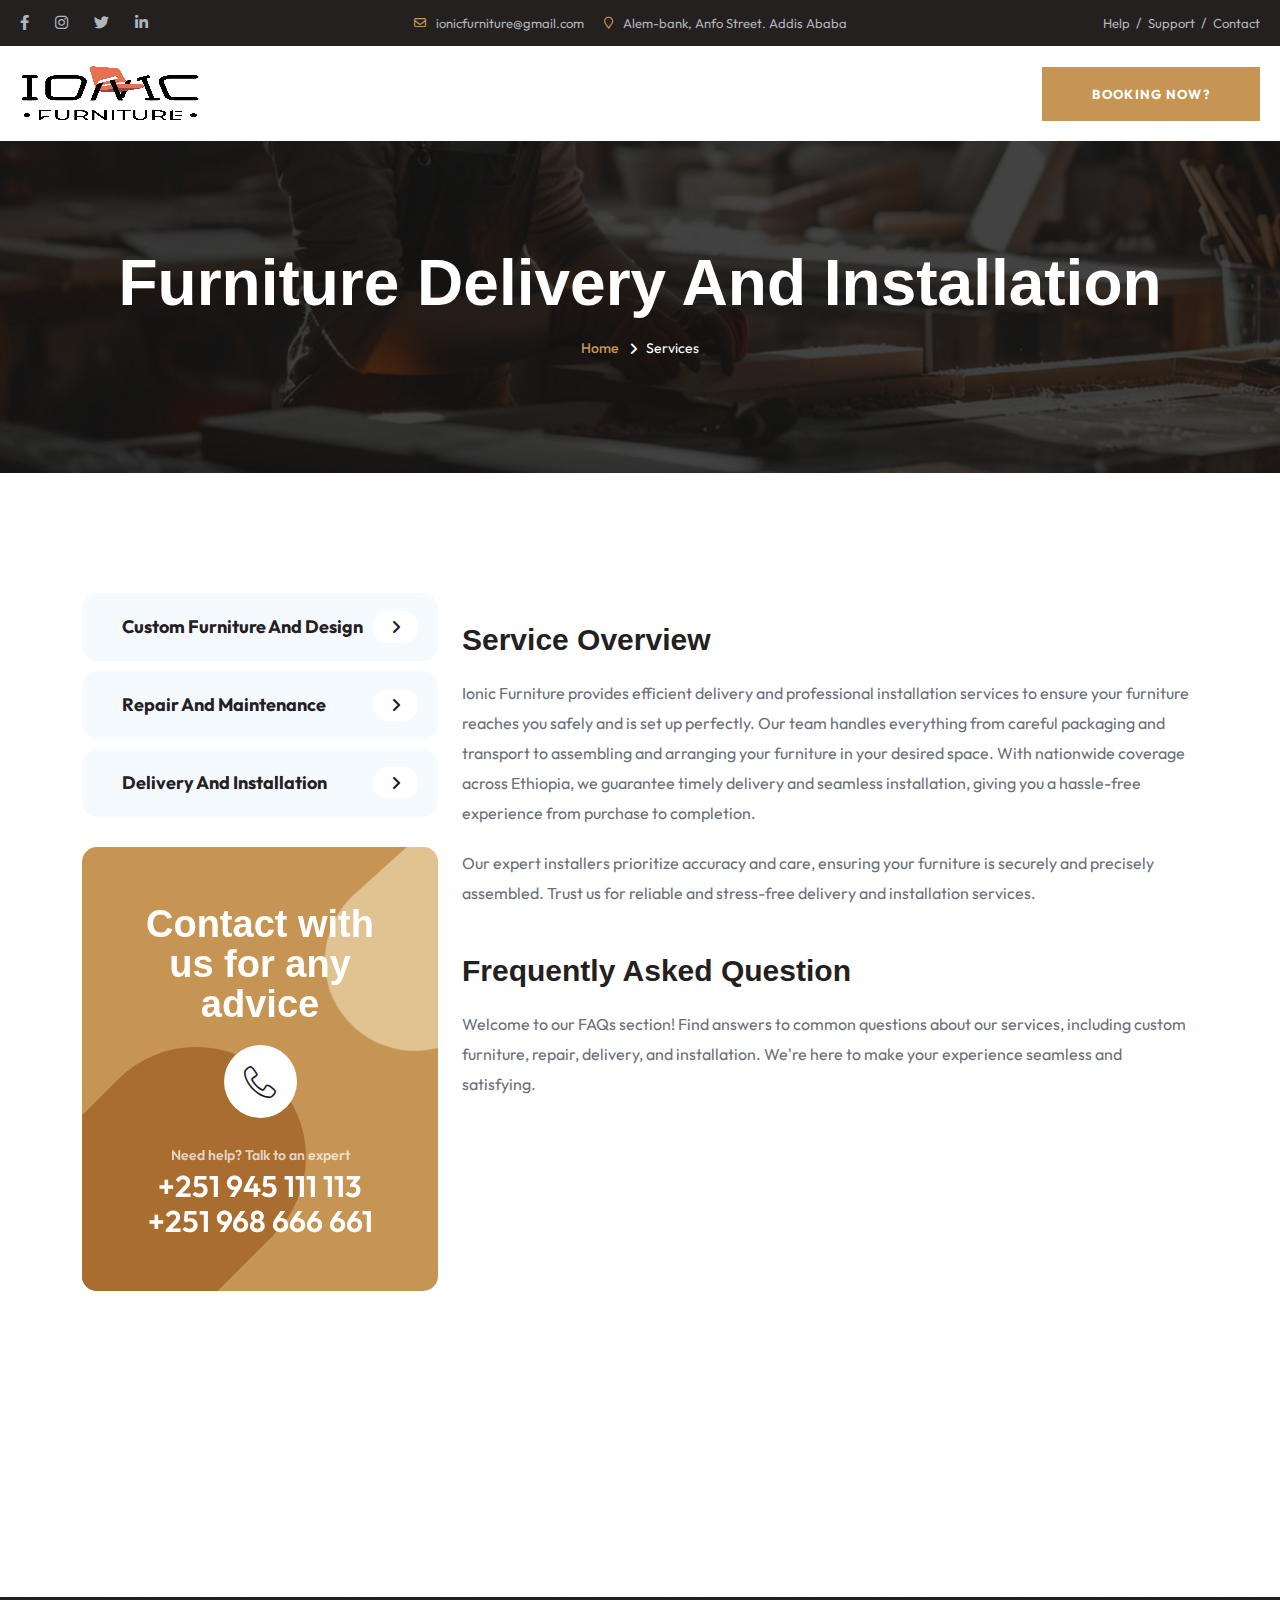
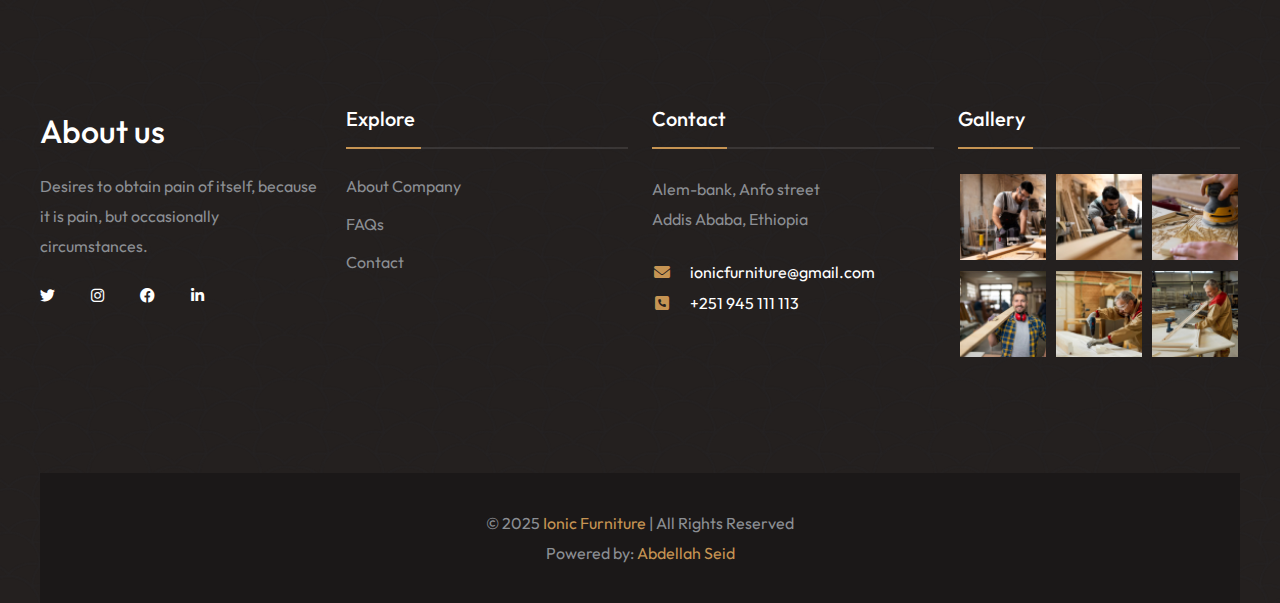
<file: service-details-3.html>
<!DOCTYPE html>
<html lang="en">

<head>
<meta charset="utf-8">
<title>Ionic - Service details</title>
<!-- Stylesheets -->
<link href="css/bootstrap.min.css" rel="stylesheet">
<link href="css/style.css" rel="stylesheet">

<link rel="shortcut icon" href="Mesud-images/ionic-favicon-2.jpg" type="image/x-icon">
<link rel="icon" href="Mesud-images/ionic-favicon-2.jpg" type="image/x-icon">

<!-- Responsive -->
<meta http-equiv="X-UA-Compatible" content="IE=edge">
<meta name="viewport" content="width=device-width, initial-scale=1.0, maximum-scale=1.0, user-scalable=0">
<!--[if lt IE 9]><script src="https://cdnjs.cloudflare.com/ajax/libs/html5shiv/3.7.3/html5shiv.js"></script><![endif]-->
<!--[if lt IE 9]><script src="js/respond.js"></script><![endif]-->
</head>

<body>
<div class="page-wrapper">
	<!-- Preloader -->
	<!-- <div class="preloader"></div> -->
	<!-- Main Header-->
  <header class="main-header header-style-one">
		<!-- Header Top -->
		<div class="header-top">
			<div class="inner-container">
				<div class="top-left">
					<ul class="social-icon-one light">
						<li><a href="#"><span class="fab fa-facebook-f"></span></a></li>
						<li><a href="#"><span class="fab fa-instagram"></span></a></li>
						<li><a href="#"><span class="fab fa-twitter"></span></a></li>
						<li><a href="#"><span class="fab fa-linkedin-in"></span></a></li>
					</ul>
				</div>
				<div class="top-center"> 
					<!-- Info List -->
					<ul class="list-style-one light">
						<li><i class="far fa-envelope"></i> <a href="mailto:ionicfurniture@gmail.com">ionicfurniture@gmail.com</a></li>
						<li><i class="far fa-map-marker"></i> Alem-bank, Anfo Street. Addis Ababa</li>
					</ul>
				</div>
				<div class="top-right"> 
					<!-- Info List -->
					<ul class="list-style-one style-two light">
						<li><a href="#contact">Help</a></li>
						<li><a href="contact">Support</a></li>
						<li><a href="#contact">Contact</a></li>
					</ul>
				</div>
			</div>
		</div>
		<!-- Header Top -->
		
		<div class="header-lower">
			<!-- Main box -->
			<div class="main-box">
				<div class="logo-box">
					<div class="logo"><a href="index.html"><img src="Mesud-images/Details-07.png" alt="Logo"></a></div>
				</div>

				<!--Nav Box-->
				<div class="nav-outer">
					
				</div>
				<!-- Main Menu End-->

					<!-- Outer Box -->
					<div class="outer-box">

						<!-- Btn Box -->
						<div class="btn-box">
							<a href="page-contact.html" class="theme-btn btn-style-one bg-dark"><span class="btn-title">BOOKING NOW?</span></a>
						</div>
						
						<!-- Mobile Nav toggler -->
						<div class="mobile-nav-toggler"><span class="icon lnr-icon-bars"></span></div>
					</div>
				</div>
			</div>

			<!-- Mobile Menu  -->
			<div class="mobile-menu">
				<div class="menu-backdrop"></div>
				
				<!--Here Menu Will Come Automatically Via Javascript / Same Menu as in Header-->
				<nav class="menu-box">
					<div class="upper-box">
						<div class="nav-logo"><a href="index.html"><img src="Mesud-images/Details-08.png" alt="" title=""></a></div>
						<div class="close-btn"><i class="icon fa fa-times"></i></div>
					</div>
					
					<ul class="navigation onepage-nav clearfix">
						<!--Keep This Empty / Menu will come through Javascript-->
					</ul>
					<ul class="contact-list-one">
						<li>
							<i class="icon lnr-icon-phone-handset"></i>
							<span class="title">Call Now</span>
							<div class="text"><a href="tel:+251 945111113">+251 945 111 113</a></div>
						</li>
						<li>
							<i class="icon lnr-icon-envelope1"></i>
							<span class="title">Send Email</span>
							<div class="text"><a href="mailto:ionicfurniture@gmail.com">ionicfurniture@gmail.com</a></div>
						</li>
						<li>
							<i class="icon lnr-icon-map-marker"></i>
							<span class="title">Address</span>
							<div class="text">Alem-bank, Anfo street, Addis Ababa</div>
						</li>
					</ul>
					
					<ul class="social-links">
						<li><a href="#"><i class="fab fa-twitter"></i></a></li>
						<li><a href="#"><i class="fab fa-facebook-f"></i></a></li>
						<li><a href="#"><i class="fab fa-pinterest"></i></a></li>
						<li><a href="#"><i class="fab fa-instagram"></i></a></li>
					</ul>
				</nav>
			</div><!-- End Mobile Menu -->

			<!-- Header Search -->
			<div class="search-popup">
				<span class="search-back-drop"></span>
				<button class="close-search"><span class="fa fa-times"></span></button>
				
				<div class="search-inner">
					<form method="post" action="https://html.kodesolution.com/2024/carpento-html/index.html">
						<div class="form-group">
							<input type="search" name="search-field" value="" placeholder="Search..." required="">
							<button type="submit"><i class="fa fa-search"></i></button>
						</div>
					</form>
				</div>
			</div>
			<!-- End Header Search -->

			<!-- Sticky Header  -->
			<div class="sticky-header">
				<div class="auto-container">
					<div class="inner-container">
						<!--Logo-->
						<div class="logo">
							<a href="index.html"><img src="Mesud-images/Details-07.png" alt="Logo"></a>
						</div>
						
						<!--Right Col-->
						<div class="nav-outer">
							<!-- Main Menu -->
							<nav class="main-menu">
								<div class="navbar-collapse show collapse clearfix">
									<ul class="navigation onepage-nav clearfix">
										<!--Keep This Empty / Menu will come through Javascript-->
									</ul>
								</div>
							</nav><!-- Main Menu End-->

							<!--Mobile Navigation Toggler-->
							<div class="mobile-nav-toggler"><span class="icon lnr-icon-bars"></span></div>
						</div>
					</div>
				</div>
			</div><!-- End Sticky Menu -->
		</header>
	<!--End Main Header -->

	<!-- Start main-content -->
	<section class="page-title" style="background-image: url(images/background/page-title.jpg);">
		<div class="auto-container">
			<div class="title-outer text-center">
				<h1 class="title">Furniture Delivery And Installation</h1>
				<ul class="page-breadcrumb">
					<li><a href="index.html">Home</a></li>
					<li>Services</li>
				</ul>
			</div>
		</div>
	</section>

	<!--Start Services Details-->
	<section class="services-details">
		<div class="container">
			<div class="row">
				<!--Start Services Details Sidebar-->
				<div class="col-xl-4 col-lg-4">
					<div class="service-sidebar">
						<!--Start Services Details Sidebar Single-->
						<div class="sidebar-widget service-sidebar-single">

							<div class="sidebar-service-list">
								<ul>
									<li><a href="service-details-1.html" class="current"><i class="fas fa-angle-right"></i><span>Custom Furniture And Design</span></a></li>
									<li><a href="service-details-2.html"><i class="fas fa-angle-right"></i><span>Repair And Maintenance</span></a></li>
									<li><a href="#"><i class="fas fa-angle-right"></i><span>Delivery And Installation</span></a></li>
								</ul>
							</div>

							<div class="service-details-help">
								<div class="help-shape-1"></div>
								<div class="help-shape-2"></div>
								<h2 class="help-title">Contact with <br> us for any <br> advice</h2>
								<div class="help-icon">
									<span class=" lnr-icon-phone-handset"></span>
								</div>
								<div class="help-contact">
									<p>Need help? Talk to an expert</p>
									<a href="tel:+251 945111113">+251 945 111 113</a>
									<a href="tel:+251 968666661">+251 968 666 661</a>
								</div>
							</div>

							<!--Start Services Details Sidebar Single-->
							<div class="sidebar-widget service-sidebar-single mt-4">
								<div class="service-sidebar-single-btn wow fadeInUp" data-wow-delay="0.5s" data-wow-duration="1200m">
									<a href="#" class="theme-btn btn-style-one d-grid"><span class="btn-title"><span class="fas fa-file-pdf"></span> download pdf file</span></a>
								</div>
							</div>
						</div>
						<!--End Services Details Sidebar-->
					</div>
				</div>

				<!--Start Services Details Content-->
				<div class="col-xl-8 col-lg-8">
					<div class="services-details__content">
						<!-- <img src="Ai-images/Ethiopian dad.png" alt=""> -->
						<!-- <img src="images/resource/service-details.jpg" alt=""> -->
						<h3 class="mt-4">Service Overview</h3>
						<p>Ionic Furniture provides efficient delivery and professional installation services to ensure your furniture reaches you safely and is set up perfectly. 
							Our team handles everything from careful packaging and transport to assembling and arranging your furniture in your desired space. 
							With nationwide coverage across Ethiopia, we guarantee timely delivery and seamless installation, giving you a hassle-free experience from purchase to completion. </p>
						<p>Our expert installers prioritize accuracy and care, ensuring your furniture is securely and precisely assembled. Trust us for reliable and stress-free delivery and installation services.  </p>
						<div class="content mt-40">
							
						</div>
						<div class="innerpage mt-25">
							<h3>Frequently Asked Question</h3>
							<p>Welcome to our FAQs section! Find answers to common questions about our services, including custom furniture, repair, delivery, and installation. We're here to make your experience seamless and satisfying.</p>
							<ul class="accordion-box wow fadeInRight">
								
								<li class="accordion block">
									<div class="acc-btn"> Do you offer delivery services across Ethiopia?
										<div class="icon fa fa-plus"></div>
									</div>
									<div class="acc-content">
										<div class="content">
											<div class="text">Yes, we provide nationwide delivery, ensuring your furniture arrives safely and on time anywhere in Ethiopia.</div>
										</div>
									</div>
								</li>
								
								<li class="accordion block active-block">
									<div class="acc-btn active">Is installation included in the delivery service?
										<div class="icon fa fa-plus"></div>
									</div>
									<div class="acc-content current">
										<div class="content">
											<div class="text">Yes, our delivery service includes professional installation to ensure your furniture is properly set up in your space.</div>
										</div>
									</div>
								</li>
								
								<li class="accordion block">
									<div class="acc-btn">How long does delivery typically take?
										<div class="icon fa fa-plus"></div>
									</div>
									<div class="acc-content">
										<div class="content">
											<div class="text">Delivery times vary by location but usually range from 3 to 7 business days after purchase confirmation.</div>
										</div>
									</div>
								</li>
								
								
							</ul>
						</div>
					</div>
				</div>
				<!--End Services Details Content-->
			</div>
		</div>
	</section>
	<!--End Services Details-->

	<!-- Main Footer -->
	<footer class="main-footer" id="contact">
		<div class="bg-image"  style="background-image: url(images/pattern/shape-1.png)"></div>

		<!--Widgets Section-->
		<div class="widgets-section">
			<div class="auto-container">
				<div class="row">
					<!--Footer Column-->
					<div class="footer-column col-lg-3 col-sm-6">
						<div class="footer-widget about-widget">
							<h5 class="about-title">About us</h5>
							<div class="text">Desires to obtain pain of itself, because it is pain, but occasionally circumstances.</div>
							<ul class="social-icon-two">
								<li><a href="#"><i class="fab fa-twitter"></i></a></li>
								<li><a href="#"><i class="fab fa-instagram"></i></a></li>
								<li><a href="#"><i class="fab fa-facebook"></i></a></li>
								<li><a href="#"><i class="fab fa-linkedin-in"></i></a></li>
							</ul>
						</div>
					</div>

					<!--Footer Column-->
					<div class="footer-column col-lg-3 col-sm-6">
						<div class="footer-widget">
							<h5 class="widget-title">Explore</h5>
							<ul class="user-links">
								<li><a href="About-us.html">About Company</a></li>
								<li><a href="page-faq.html">FAQs</a></li>
								<!-- <li><a href="#">News & Media</a></li> -->
								<!-- <li><a href="#">Our Projects</a></li> -->
								<li><a href="page-contact.html">Contact</a></li>
							</ul>
						</div>
					</div>

					<!--Footer Column-->
					<div class="footer-column col-lg-3 col-sm-6">
						<div class="footer-widget contact-widget">
							<h5 class="widget-title">Contact</h5>
							<div class="widget-content">
								<div class="text">Alem-bank, Anfo street <br /> Addis Ababa, Ethiopia</div>
								<ul class="contact-info">
									<li><i class="fa fa-envelope"></i> <a href="mailto:ionicfurniture@gmail.com">ionicfurniture@gmail.com</a><br /></li>
									<li><i class="fa fa-phone-square"></i> <a href="tel:+251 94511113">+251 945 111 113</a><br /></li>
								</ul>
							</div>
						</div>
					</div>

					<!--Footer Column-->
					<div class="footer-column col-lg-3 col-sm-6">
						<div class="footer-widget gallery-widget">
							<h5 class="widget-title">Gallery</h5>
							<div class="widget-content">
								<div class="outer clearfix">
									<figure class="image">
										<a href="#"><img src="images/resource/project-thumb-1.jpg" alt=""></a>
									</figure>
									<figure class="image">
										<a href="#"><img src="images/resource/project-thumb-2.jpg" alt=""></a>
									</figure>
									<figure class="image">
										<a href="#"><img src="images/resource/project-thumb-3.jpg" alt=""></a>
									</figure>
									<figure class="image">
										<a href="#"><img src="images/resource/project-thumb-4.jpg" alt=""></a>
									</figure>
									<figure class="image">
										<a href="#"><img src="images/resource/project-thumb-5.jpg" alt=""></a>
									</figure>
									<figure class="image">
										<a href="#"><img src="images/resource/project-thumb-6.jpg" alt=""></a>
									</figure>
								</div>
							</div>
						</div>
					</div>
				</div>
			</div>
		</div>

		<!--Footer Bottom-->
		<div class="footer-bottom">
			<div class="auto-container">
				<div class="inner-container">
					<div class="copyright-text">&copy; 2025 <a href="index.html">Ionic Furniture</a> | All Rights Reserved <br> Powered by:<a href="https://abdellahseid.netlify.app" target="_blank"> Abdellah Seid</a>
					</div>
				</div>
			</div>
		</div>
	</footer>
	<!--End Main Footer -->

</div><!-- End Page Wrapper -->
<!-- Scroll To Top -->
<div class="scroll-to-top scroll-to-target" data-target="html"><span class="fa fa-angle-up"></span></div>
<script data-cfasync="false" src="https://html.kodesolution.com/cdn-cgi/scripts/5c5dd728/cloudflare-static/email-decode.min.js"></script><script src="js/jquery.js"></script>
<script src="js/popper.min.js"></script>
<script src="js/bootstrap.min.js"></script>
<script src="js/jquery.fancybox.js"></script>
<script src="js/jquery-ui.js"></script>
<script src="js/wow.js"></script>
<script src="js/appear.js"></script>
<script src="js/select2.min.js"></script>
<script src="js/swiper.min.js"></script>
<script src="js/owl.js"></script>
<script src="js/script.js"></script>
</body>

</html>
</file>
<file: plugins/revolution/css/settings.css>
/*-----------------------------------------------------------------------------

-	Revolution Slider 5.0 Default Style Settings -

Screen Stylesheet

version:   	5.4.5
date:      	15/05/17
author:		themepunch
email:     	info@themepunch.com
website:   	http://www.themepunch.com
-----------------------------------------------------------------------------*/
#debungcontrolls,.debugtimeline{width:100%;box-sizing:border-box}.rev_column,.rev_column .tp-parallax-wrap,.tp-svg-layer svg{vertical-align:top}#debungcontrolls{z-index:100000;position:fixed;bottom:0;height:auto;background:rgba(0,0,0,.6);padding:10px}.debugtimeline{height:10px;position:relative;margin-bottom:3px;display:none;white-space:nowrap}.debugtimeline:hover{height:15px}.the_timeline_tester{background:#e74c3c;position:absolute;top:0;left:0;height:100%;width:0}.rs-go-fullscreen{position:fixed!important;width:100%!important;height:100%!important;top:0!important;left:0!important;z-index:9999999!important;background:#fff!important}.debugtimeline.tl_slide .the_timeline_tester{background:#f39c12}.debugtimeline.tl_frame .the_timeline_tester{background:#3498db}.debugtimline_txt{color:#fff;font-weight:400;font-size:7px;position:absolute;left:10px;top:0;white-space:nowrap;line-height:10px}.rtl{direction:rtl}@font-face{font-family:revicons;src:url(../fonts/revicons/revicons90c6.eot?5510888);src:url(../fonts/revicons/revicons90c6.eot?5510888#iefix) format('embedded-opentype'),url(../fonts/revicons/revicons90c6.woff?5510888) format('woff'),url(../fonts/revicons/revicons90c6.ttf?5510888) format('truetype'),url(../fonts/revicons/revicons90c6.svg?5510888#revicons) format('svg');font-weight:400;font-style:normal}[class*=" revicon-"]:before,[class^=revicon-]:before{font-family:revicons;font-style:normal;font-weight:400;speak:none;display:inline-block;text-decoration:inherit;width:1em;margin-right:.2em;text-align:center;font-variant:normal;text-transform:none;line-height:1em;margin-left:.2em}.revicon-search-1:before{content:'\e802'}.revicon-pencil-1:before{content:'\e831'}.revicon-picture-1:before{content:'\e803'}.revicon-cancel:before{content:'\e80a'}.revicon-info-circled:before{content:'\e80f'}.revicon-trash:before{content:'\e801'}.revicon-left-dir:before{content:'\e817'}.revicon-right-dir:before{content:'\e818'}.revicon-down-open:before{content:'\e83b'}.revicon-left-open:before{content:'\e819'}.revicon-right-open:before{content:'\e81a'}.revicon-angle-left:before{content:'\e820'}.revicon-angle-right:before{content:'\e81d'}.revicon-left-big:before{content:'\e81f'}.revicon-right-big:before{content:'\e81e'}.revicon-magic:before{content:'\e807'}.revicon-picture:before{content:'\e800'}.revicon-export:before{content:'\e80b'}.revicon-cog:before{content:'\e832'}.revicon-login:before{content:'\e833'}.revicon-logout:before{content:'\e834'}.revicon-video:before{content:'\e805'}.revicon-arrow-combo:before{content:'\e827'}.revicon-left-open-1:before{content:'\e82a'}.revicon-right-open-1:before{content:'\e82b'}.revicon-left-open-mini:before{content:'\e822'}.revicon-right-open-mini:before{content:'\e823'}.revicon-left-open-big:before{content:'\e824'}.revicon-right-open-big:before{content:'\e825'}.revicon-left:before{content:'\e836'}.revicon-right:before{content:'\e826'}.revicon-ccw:before{content:'\e808'}.revicon-arrows-ccw:before{content:'\e806'}.revicon-palette:before{content:'\e829'}.revicon-list-add:before{content:'\e80c'}.revicon-doc:before{content:'\e809'}.revicon-left-open-outline:before{content:'\e82e'}.revicon-left-open-2:before{content:'\e82c'}.revicon-right-open-outline:before{content:'\e82f'}.revicon-right-open-2:before{content:'\e82d'}.revicon-equalizer:before{content:'\e83a'}.revicon-layers-alt:before{content:'\e804'}.revicon-popup:before{content:'\e828'}.rev_slider_wrapper{position:relative;z-index:0;width:100%}.rev_slider{position:relative;overflow:visible}.entry-content .rev_slider a,.rev_slider a{box-shadow:none}.tp-overflow-hidden{overflow:hidden!important}.group_ov_hidden{overflow:hidden}.rev_slider img,.tp-simpleresponsive img{max-width:none!important;transition:none;margin:0;padding:0;border:none}.rev_slider .no-slides-text{font-weight:700;text-align:center;padding-top:80px}.rev_slider>ul,.rev_slider>ul>li,.rev_slider>ul>li:before,.rev_slider_wrapper>ul,.tp-revslider-mainul>li,.tp-revslider-mainul>li:before,.tp-simpleresponsive>ul,.tp-simpleresponsive>ul>li,.tp-simpleresponsive>ul>li:before{list-style:none!important;position:absolute;margin:0!important;padding:0!important;overflow-x:visible;overflow-y:visible;background-image:none;background-position:0 0;text-indent:0;top:0;left:0}.rev_slider>ul>li,.rev_slider>ul>li:before,.tp-revslider-mainul>li,.tp-revslider-mainul>li:before,.tp-simpleresponsive>ul>li,.tp-simpleresponsive>ul>li:before{visibility:hidden}.tp-revslider-mainul,.tp-revslider-slidesli{padding:0!important;margin:0!important;list-style:none!important}.fullscreen-container,.fullwidthbanner-container{padding:0;position:relative}.rev_slider li.tp-revslider-slidesli{position:absolute!important}.tp-caption .rs-untoggled-content{display:block}.tp-caption .rs-toggled-content{display:none}.rs-toggle-content-active.tp-caption .rs-toggled-content{display:block}.rs-toggle-content-active.tp-caption .rs-untoggled-content{display:none}.rev_slider .caption,.rev_slider .tp-caption{position:relative;visibility:hidden;white-space:nowrap;display:block;-webkit-font-smoothing:antialiased!important;z-index:1}.rev_slider .caption,.rev_slider .tp-caption,.tp-simpleresponsive img{-moz-user-select:none;-khtml-user-select:none;-webkit-user-select:none;-o-user-select:none}.rev_slider .tp-mask-wrap .tp-caption,.rev_slider .tp-mask-wrap :last-child,.wpb_text_column .rev_slider .tp-mask-wrap .tp-caption,.wpb_text_column .rev_slider .tp-mask-wrap :last-child{margin-bottom:0}.tp-svg-layer svg{width:100%;height:100%;position:relative}.tp-carousel-wrapper{cursor:url(openhand.cur),move}.tp-carousel-wrapper.dragged{cursor:url(closedhand.cur),move}.tp_inner_padding{box-sizing:border-box;max-height:none!important}.tp-caption.tp-layer-selectable{-moz-user-select:all;-khtml-user-select:all;-webkit-user-select:all;-o-user-select:all}.tp-caption.tp-hidden-caption,.tp-forcenotvisible,.tp-hide-revslider,.tp-parallax-wrap.tp-hidden-caption{visibility:hidden!important;display:none!important}.rev_slider audio,.rev_slider embed,.rev_slider iframe,.rev_slider object,.rev_slider video{max-width:none!important}.tp-element-background{position:absolute;top:0;left:0;width:100%;height:100%;z-index:0}.tp-blockmask,.tp-blockmask_in,.tp-blockmask_out{position:absolute;top:0;left:0;width:100%;height:100%;background:#fff;z-index:1000;transform:scaleX(0) scaleY(0)}.tp-parallax-wrap{transform-style:preserve-3d}.rev_row_zone{position:absolute;width:100%;left:0;box-sizing:border-box;min-height:50px;font-size:0}.rev_column_inner,.rev_slider .tp-caption.rev_row{position:relative;width:100%!important;box-sizing:border-box}.rev_row_zone_top{top:0}.rev_row_zone_middle{top:50%;transform:translateY(-50%)}.rev_row_zone_bottom{bottom:0}.rev_slider .tp-caption.rev_row{display:table;table-layout:fixed;vertical-align:top;height:auto!important;font-size:0}.rev_column{display:table-cell;position:relative;height:auto;box-sizing:border-box;font-size:0}.rev_column_inner{display:block;height:auto!important;white-space:normal!important}.rev_column_bg{width:100%;height:100%;position:absolute;top:0;left:0;z-index:0;box-sizing:border-box;background-clip:content-box;border:0 solid transparent}.tp-caption .backcorner,.tp-caption .backcornertop,.tp-caption .frontcorner,.tp-caption .frontcornertop{height:0;top:0;width:0;position:absolute}.rev_column_inner .tp-loop-wrap,.rev_column_inner .tp-mask-wrap,.rev_column_inner .tp-parallax-wrap{text-align:inherit}.rev_column_inner .tp-mask-wrap{display:inline-block}.rev_column_inner .tp-parallax-wrap,.rev_column_inner .tp-parallax-wrap .tp-loop-wrap,.rev_column_inner .tp-parallax-wrap .tp-mask-wrap{position:relative!important;left:auto!important;top:auto!important;line-height:0}.tp-video-play-button,.tp-video-play-button i{line-height:50px!important;vertical-align:top;text-align:center}.rev_column_inner .rev_layer_in_column,.rev_column_inner .tp-parallax-wrap,.rev_column_inner .tp-parallax-wrap .tp-loop-wrap,.rev_column_inner .tp-parallax-wrap .tp-mask-wrap{vertical-align:top}.rev_break_columns{display:block!important}.rev_break_columns .tp-parallax-wrap.rev_column{display:block!important;width:100%!important}.fullwidthbanner-container{overflow:hidden}.fullwidthbanner-container .fullwidthabanner{width:100%;position:relative}.tp-static-layers{position:absolute;z-index:101;top:0;left:0}.tp-caption .frontcorner{border-left:40px solid transparent;border-right:0 solid transparent;border-top:40px solid #00A8FF;left:-40px}.tp-caption .backcorner{border-left:0 solid transparent;border-right:40px solid transparent;border-bottom:40px solid #00A8FF;right:0}.tp-caption .frontcornertop{border-left:40px solid transparent;border-right:0 solid transparent;border-bottom:40px solid #00A8FF;left:-40px}.tp-caption .backcornertop{border-left:0 solid transparent;border-right:40px solid transparent;border-top:40px solid #00A8FF;right:0}.tp-layer-inner-rotation{position:relative!important}img.tp-slider-alternative-image{width:100%;height:auto}.caption.fullscreenvideo,.rs-background-video-layer,.tp-caption.coverscreenvideo,.tp-caption.fullscreenvideo{width:100%;height:100%;top:0;left:0;position:absolute}.noFilterClass{filter:none!important}.rs-background-video-layer{visibility:hidden;z-index:0}.caption.fullscreenvideo audio,.caption.fullscreenvideo iframe,.caption.fullscreenvideo video,.tp-caption.fullscreenvideo iframe,.tp-caption.fullscreenvideo iframe audio,.tp-caption.fullscreenvideo iframe video{width:100%!important;height:100%!important;display:none}.fullcoveredvideo audio,.fullscreenvideo audio .fullcoveredvideo video,.fullscreenvideo video{background:#000}.fullcoveredvideo .tp-poster{background-position:center center;background-size:cover;width:100%;height:100%;top:0;left:0}.videoisplaying .html5vid .tp-poster{display:none}.tp-video-play-button{background:#000;background:rgba(0,0,0,.3);border-radius:5px;position:absolute;top:50%;left:50%;color:#FFF;margin-top:-25px;margin-left:-25px;cursor:pointer;width:50px;height:50px;box-sizing:border-box;display:inline-block;z-index:4;opacity:0;transition:opacity .3s ease-out!important}.tp-audio-html5 .tp-video-play-button,.tp-hiddenaudio{display:none!important}.tp-caption .html5vid{width:100%!important;height:100%!important}.tp-video-play-button i{width:50px;height:50px;display:inline-block;font-size:40px!important}.rs-fullvideo-cover,.tp-dottedoverlay,.tp-shadowcover{height:100%;top:0;left:0;position:absolute}.tp-caption:hover .tp-video-play-button{opacity:1;display:block}.tp-caption .tp-revstop{display:none;border-left:5px solid #fff!important;border-right:5px solid #fff!important;margin-top:15px!important;line-height:20px!important;vertical-align:top;font-size:25px!important}.tp-seek-bar,.tp-video-button,.tp-volume-bar{outline:0;line-height:12px;margin:0;cursor:pointer}.videoisplaying .revicon-right-dir{display:none}.videoisplaying .tp-revstop{display:inline-block}.videoisplaying .tp-video-play-button{display:none}.fullcoveredvideo .tp-video-play-button{display:none!important}.fullscreenvideo .fullscreenvideo audio,.fullscreenvideo .fullscreenvideo video{object-fit:contain!important}.fullscreenvideo .fullcoveredvideo audio,.fullscreenvideo .fullcoveredvideo video{object-fit:cover!important}.tp-video-controls{position:absolute;bottom:0;left:0;right:0;padding:5px;opacity:0;transition:opacity .3s;background-image:linear-gradient(to bottom,#000 13%,#323232 100%);display:table;max-width:100%;overflow:hidden;box-sizing:border-box}.rev-btn.rev-hiddenicon i,.rev-btn.rev-withicon i{transition:all .2s ease-out!important;font-size:15px}.tp-caption:hover .tp-video-controls{opacity:.9}.tp-video-button{background:rgba(0,0,0,.5);border:0;border-radius:3px;font-size:12px;color:#fff;padding:0}.tp-video-button:hover{cursor:pointer}.tp-video-button-wrap,.tp-video-seek-bar-wrap,.tp-video-vol-bar-wrap{padding:0 5px;display:table-cell;vertical-align:middle}.tp-video-seek-bar-wrap{width:80%}.tp-video-vol-bar-wrap{width:20%}.tp-seek-bar,.tp-volume-bar{width:100%;padding:0}.rs-fullvideo-cover{width:100%;background:0 0;z-index:5}.disabled_lc .tp-video-play-button,.rs-background-video-layer audio::-webkit-media-controls,.rs-background-video-layer video::-webkit-media-controls,.rs-background-video-layer video::-webkit-media-controls-start-playback-button{display:none!important}.tp-audio-html5 .tp-video-controls{opacity:1!important;visibility:visible!important}.tp-dottedoverlay{background-repeat:repeat;width:100%;z-index:3}.tp-dottedoverlay.twoxtwo{background:url(../assets/gridtile.png)}.tp-dottedoverlay.twoxtwowhite{background:url(../assets/gridtile_white.png)}.tp-dottedoverlay.threexthree{background:url(../assets/gridtile_3x3.png)}.tp-dottedoverlay.threexthreewhite{background:url(../assets/gridtile_3x3_white.png)}.tp-shadowcover{width:100%;background:#fff;z-index:-1}.tp-shadow1{box-shadow:0 10px 6px -6px rgba(0,0,0,.8)}.tp-shadow2:after,.tp-shadow2:before,.tp-shadow3:before,.tp-shadow4:after{z-index:-2;position:absolute;content:"";bottom:10px;left:10px;width:50%;top:85%;max-width:300px;background:0 0;box-shadow:0 15px 10px rgba(0,0,0,.8);transform:rotate(-3deg)}.tp-shadow2:after,.tp-shadow4:after{transform:rotate(3deg);right:10px;left:auto}.tp-shadow5{position:relative;box-shadow:0 1px 4px rgba(0,0,0,.3),0 0 40px rgba(0,0,0,.1) inset}.tp-shadow5:after,.tp-shadow5:before{content:"";position:absolute;z-index:-2;box-shadow:0 0 25px 0 rgba(0,0,0,.6);top:30%;bottom:0;left:20px;right:20px;border-radius:100px/20px}.tp-button{padding:6px 13px 5px;border-radius:3px;height:30px;cursor:pointer;color:#fff!important;text-shadow:0 1px 1px rgba(0,0,0,.6)!important;font-size:15px;line-height:45px!important;font-family:arial,sans-serif;font-weight:700;letter-spacing:-1px;text-decoration:none}.tp-button.big{color:#fff;text-shadow:0 1px 1px rgba(0,0,0,.6);font-weight:700;padding:9px 20px;font-size:19px;line-height:57px!important}.purchase:hover,.tp-button.big:hover,.tp-button:hover{background-position:bottom,15px 11px}.purchase.green,.purchase:hover.green,.tp-button.green,.tp-button:hover.green{background-color:#21a117;box-shadow:0 3px 0 0 #104d0b}.purchase.blue,.purchase:hover.blue,.tp-button.blue,.tp-button:hover.blue{background-color:#1d78cb;box-shadow:0 3px 0 0 #0f3e68}.purchase.red,.purchase:hover.red,.tp-button.red,.tp-button:hover.red{background-color:#cb1d1d;box-shadow:0 3px 0 0 #7c1212}.purchase.orange,.purchase:hover.orange,.tp-button.orange,.tp-button:hover.orange{background-color:#f70;box-shadow:0 3px 0 0 #a34c00}.purchase.darkgrey,.purchase:hover.darkgrey,.tp-button.darkgrey,.tp-button.grey,.tp-button:hover.darkgrey,.tp-button:hover.grey{background-color:#555;box-shadow:0 3px 0 0 #222}.purchase.lightgrey,.purchase:hover.lightgrey,.tp-button.lightgrey,.tp-button:hover.lightgrey{background-color:#888;box-shadow:0 3px 0 0 #555}.rev-btn,.rev-btn:visited{outline:0!important;box-shadow:none!important;text-decoration:none!important;line-height:44px;font-size:17px;font-weight:500;padding:12px 35px;box-sizing:border-box;font-family:Roboto,sans-serif;cursor:pointer}.rev-btn.rev-uppercase,.rev-btn.rev-uppercase:visited{text-transform:uppercase;letter-spacing:1px;font-size:15px;font-weight:900}.rev-btn.rev-withicon i{font-weight:400;position:relative;top:0;margin-left:10px!important}.rev-btn.rev-hiddenicon i{font-weight:400;position:relative;top:0;opacity:0;margin-left:0!important;width:0!important}.rev-btn.rev-hiddenicon:hover i{opacity:1!important;margin-left:10px!important;width:auto!important}.rev-btn.rev-medium,.rev-btn.rev-medium:visited{line-height:36px;font-size:14px;padding:10px 30px}.rev-btn.rev-medium.rev-hiddenicon i,.rev-btn.rev-medium.rev-withicon i{font-size:14px;top:0}.rev-btn.rev-small,.rev-btn.rev-small:visited{line-height:28px;font-size:12px;padding:7px 20px}.rev-btn.rev-small.rev-hiddenicon i,.rev-btn.rev-small.rev-withicon i{font-size:12px;top:0}.rev-maxround{border-radius:30px}.rev-minround{border-radius:3px}.rev-burger{position:relative;width:60px;height:60px;box-sizing:border-box;padding:22px 0 0 14px;border-radius:50%;border:1px solid rgba(51,51,51,.25);-webkit-tap-highlight-color:transparent;cursor:pointer}.rev-burger span{display:block;width:30px;height:3px;background:#333;transition:.7s;pointer-events:none;transform-style:flat!important}.rev-burger.revb-white span,.rev-burger.revb-whitenoborder span{background:#fff}.rev-burger span:nth-child(2){margin:3px 0}#dialog_addbutton .rev-burger:hover :first-child,.open .rev-burger :first-child,.open.rev-burger :first-child{transform:translateY(6px) rotate(-45deg)}#dialog_addbutton .rev-burger:hover :nth-child(2),.open .rev-burger :nth-child(2),.open.rev-burger :nth-child(2){transform:rotate(-45deg);opacity:0}#dialog_addbutton .rev-burger:hover :last-child,.open .rev-burger :last-child,.open.rev-burger :last-child{transform:translateY(-6px) rotate(-135deg)}.rev-burger.revb-white{border:2px solid rgba(255,255,255,.2)}.rev-burger.revb-darknoborder,.rev-burger.revb-whitenoborder{border:0}.rev-burger.revb-darknoborder span{background:#333}.rev-burger.revb-whitefull{background:#fff;border:none}.rev-burger.revb-whitefull span{background:#333}.rev-burger.revb-darkfull{background:#333;border:none}.rev-burger.revb-darkfull span,.rev-scroll-btn.revs-fullwhite{background:#fff}@keyframes rev-ani-mouse{0%{opacity:1;top:29%}15%{opacity:1;top:50%}50%{opacity:0;top:50%}100%{opacity:0;top:29%}}.rev-scroll-btn{display:inline-block;position:relative;left:0;right:0;text-align:center;cursor:pointer;width:35px;height:55px;box-sizing:border-box;border:3px solid #fff;border-radius:23px}.rev-scroll-btn>*{display:inline-block;line-height:18px;font-size:13px;font-weight:400;color:#fff;font-family:proxima-nova,"Helvetica Neue",Helvetica,Arial,sans-serif;letter-spacing:2px}.rev-scroll-btn>.active,.rev-scroll-btn>:focus,.rev-scroll-btn>:hover{color:#fff}.rev-scroll-btn>.active,.rev-scroll-btn>:active,.rev-scroll-btn>:focus,.rev-scroll-btn>:hover{opacity:.8}.rev-scroll-btn.revs-fullwhite span{background:#333}.rev-scroll-btn.revs-fulldark{background:#333;border:none}.rev-scroll-btn.revs-fulldark span,.tp-bullet{background:#fff}.rev-scroll-btn span{position:absolute;display:block;top:29%;left:50%;width:8px;height:8px;margin:-4px 0 0 -4px;background:#fff;border-radius:50%;animation:rev-ani-mouse 2.5s linear infinite}.rev-scroll-btn.revs-dark{border-color:#333}.rev-scroll-btn.revs-dark span{background:#333}.rev-control-btn{position:relative;display:inline-block;z-index:5;color:#FFF;font-size:20px;line-height:60px;font-weight:400;font-style:normal;font-family:Raleway;text-decoration:none;text-align:center;background-color:#000;border-radius:50px;text-shadow:none;background-color:rgba(0,0,0,.5);width:60px;height:60px;box-sizing:border-box;cursor:pointer}.rev-cbutton-dark-sr,.rev-cbutton-light-sr{border-radius:3px}.rev-cbutton-light,.rev-cbutton-light-sr{color:#333;background-color:rgba(255,255,255,.75)}.rev-sbutton{line-height:37px;width:37px;height:37px}.rev-sbutton-blue{background-color:#3B5998}.rev-sbutton-lightblue{background-color:#00A0D1}.rev-sbutton-red{background-color:#DD4B39}.tp-bannertimer{visibility:hidden;width:100%;height:5px;background:#000;background:rgba(0,0,0,.15);position:absolute;z-index:200;top:0}.tp-bannertimer.tp-bottom{top:auto;bottom:0!important;height:5px}.tp-caption img{background:0 0;-ms-filter:"progid:DXImageTransform.Microsoft.gradient(startColorstr=#00FFFFFF,endColorstr=#00FFFFFF)";filter:progid:DXImageTransform.Microsoft.gradient(startColorstr=#00FFFFFF, endColorstr=#00FFFFFF);zoom:1}.caption.slidelink a div,.tp-caption.slidelink a div{width:3000px;height:1500px;background:url(../assets/coloredbg.png)}.tp-caption.slidelink a span{background:url(../assets/coloredbg.png)}.tp-loader.spinner0,.tp-loader.spinner5{background-image:url(../assets/loader.gif);background-repeat:no-repeat}.tp-shape{width:100%;height:100%}.tp-caption .rs-starring{display:inline-block}.tp-caption .rs-starring .star-rating{float:none;display:inline-block;vertical-align:top;color:#FFC321!important}.tp-caption .rs-starring .star-rating,.tp-caption .rs-starring-page .star-rating{position:relative;height:1em;width:5.4em;font-family:star;font-size:1em!important}.tp-loader.spinner0,.tp-loader.spinner1{width:40px;height:40px;margin-top:-20px;margin-left:-20px;animation:tp-rotateplane 1.2s infinite ease-in-out;background-color:#fff;border-radius:3px;box-shadow:0 0 20px 0 rgba(0,0,0,.15)}.tp-caption .rs-starring .star-rating:before,.tp-caption .rs-starring-page .star-rating:before{content:"\73\73\73\73\73";color:#E0DADF;float:left;top:0;left:0;position:absolute}.tp-caption .rs-starring .star-rating span{overflow:hidden;float:left;top:0;left:0;position:absolute;padding-top:1.5em;font-size:1em!important}.tp-caption .rs-starring .star-rating span:before{content:"\53\53\53\53\53";top:0;position:absolute;left:0}.tp-loader{top:50%;left:50%;z-index:10000;position:absolute}.tp-loader.spinner0{background-position:center center}.tp-loader.spinner5{background-position:10px 10px;background-color:#fff;margin:-22px;width:44px;height:44px;border-radius:3px}@keyframes tp-rotateplane{0%{transform:perspective(120px) rotateX(0) rotateY(0)}50%{transform:perspective(120px) rotateX(-180.1deg) rotateY(0)}100%{transform:perspective(120px) rotateX(-180deg) rotateY(-179.9deg)}}.tp-loader.spinner2{width:40px;height:40px;margin-top:-20px;margin-left:-20px;background-color:red;box-shadow:0 0 20px 0 rgba(0,0,0,.15);border-radius:100%;animation:tp-scaleout 1s infinite ease-in-out}@keyframes tp-scaleout{0%{transform:scale(0)}100%{transform:scale(1);opacity:0}}.tp-loader.spinner3{margin:-9px 0 0 -35px;width:70px;text-align:center}.tp-loader.spinner3 .bounce1,.tp-loader.spinner3 .bounce2,.tp-loader.spinner3 .bounce3{width:18px;height:18px;background-color:#fff;box-shadow:0 0 20px 0 rgba(0,0,0,.15);border-radius:100%;display:inline-block;animation:tp-bouncedelay 1.4s infinite ease-in-out;animation-fill-mode:both}.tp-loader.spinner3 .bounce1{animation-delay:-.32s}.tp-loader.spinner3 .bounce2{animation-delay:-.16s}@keyframes tp-bouncedelay{0%,100%,80%{transform:scale(0)}40%{transform:scale(1)}}.tp-loader.spinner4{margin:-20px 0 0 -20px;width:40px;height:40px;text-align:center;animation:tp-rotate 2s infinite linear}.tp-loader.spinner4 .dot1,.tp-loader.spinner4 .dot2{width:60%;height:60%;display:inline-block;position:absolute;top:0;background-color:#fff;border-radius:100%;animation:tp-bounce 2s infinite ease-in-out;box-shadow:0 0 20px 0 rgba(0,0,0,.15)}.tp-loader.spinner4 .dot2{top:auto;bottom:0;animation-delay:-1s}@keyframes tp-rotate{100%{transform:rotate(360deg)}}@keyframes tp-bounce{0%,100%{transform:scale(0)}50%{transform:scale(1)}}.tp-bullets.navbar,.tp-tabs.navbar,.tp-thumbs.navbar{border:none;min-height:0;margin:0;border-radius:0}.tp-bullets,.tp-tabs,.tp-thumbs{position:absolute;display:block;z-index:1000;top:0;left:0}.tp-tab,.tp-thumb{cursor:pointer;position:absolute;opacity:.5;box-sizing:border-box}.tp-arr-imgholder,.tp-tab-image,.tp-thumb-image,.tp-videoposter{background-position:center center;background-size:cover;width:100%;height:100%;display:block;position:absolute;top:0;left:0}.tp-tab.selected,.tp-tab:hover,.tp-thumb.selected,.tp-thumb:hover{opacity:1}.tp-tab-mask,.tp-thumb-mask{box-sizing:border-box!important}.tp-tabs,.tp-thumbs{box-sizing:content-box!important}.tp-bullet{width:15px;height:15px;position:absolute;background:rgba(255,255,255,.3);cursor:pointer}.tp-bullet.selected,.tp-bullet:hover{background:#fff}.tparrows{cursor:pointer;background:#000;background:rgba(0,0,0,.5);width:40px;height:40px;position:absolute;display:block;z-index:1000}.tparrows:hover{background:#000}.tparrows:before{font-family:revicons;font-size:15px;color:#fff;display:block;line-height:40px;text-align:center}.hginfo,.hglayerinfo{font-size:12px;font-weight:600}.tparrows.tp-leftarrow:before{content:'\e824'}.tparrows.tp-rightarrow:before{content:'\e825'}body.rtl .tp-kbimg{left:0!important}.dddwrappershadow{box-shadow:0 45px 100px rgba(0,0,0,.4)}.hglayerinfo{position:fixed;bottom:0;left:0;color:#FFF;line-height:20px;background:rgba(0,0,0,.75);padding:5px 10px;z-index:2000;white-space:normal}.helpgrid,.hginfo{position:absolute}.hginfo{top:-2px;left:-2px;color:#e74c3c;background:#000;padding:2px 5px}.indebugmode .tp-caption:hover{border:1px dashed #c0392b!important}.helpgrid{border:2px dashed #c0392b;top:0;left:0;z-index:0}#revsliderlogloglog{padding:15px;color:#fff;position:fixed;top:0;left:0;width:200px;height:150px;background:rgba(0,0,0,.7);z-index:100000;font-size:10px;overflow:scroll}.aden{filter:hue-rotate(-20deg) contrast(.9) saturate(.85) brightness(1.2)}.aden::after{background:linear-gradient(to right,rgba(66,10,14,.2),transparent);mix-blend-mode:darken}.perpetua::after,.reyes::after{mix-blend-mode:soft-light;opacity:.5}.inkwell{filter:sepia(.3) contrast(1.1) brightness(1.1) grayscale(1)}.perpetua::after{background:linear-gradient(to bottom,#005b9a,#e6c13d)}.reyes{filter:sepia(.22) brightness(1.1) contrast(.85) saturate(.75)}.reyes::after{background:#efcdad}.gingham{filter:brightness(1.05) hue-rotate(-10deg)}.gingham::after{background:linear-gradient(to right,rgba(66,10,14,.2),transparent);mix-blend-mode:darken}.toaster{filter:contrast(1.5) brightness(.9)}.toaster::after{background:radial-gradient(circle,#804e0f,#3b003b);mix-blend-mode:screen}.walden{filter:brightness(1.1) hue-rotate(-10deg) sepia(.3) saturate(1.6)}.walden::after{background:#04c;mix-blend-mode:screen;opacity:.3}.hudson{filter:brightness(1.2) contrast(.9) saturate(1.1)}.hudson::after{background:radial-gradient(circle,#a6b1ff 50%,#342134);mix-blend-mode:multiply;opacity:.5}.earlybird{filter:contrast(.9) sepia(.2)}.earlybird::after{background:radial-gradient(circle,#d0ba8e 20%,#360309 85%,#1d0210 100%);mix-blend-mode:overlay}.mayfair{filter:contrast(1.1) saturate(1.1)}.mayfair::after{background:radial-gradient(circle at 40% 40%,rgba(255,255,255,.8),rgba(255,200,200,.6),#111 60%);mix-blend-mode:overlay;opacity:.4}.lofi{filter:saturate(1.1) contrast(1.5)}.lofi::after{background:radial-gradient(circle,transparent 70%,#222 150%);mix-blend-mode:multiply}._1977{filter:contrast(1.1) brightness(1.1) saturate(1.3)}._1977:after{background:rgba(243,106,188,.3);mix-blend-mode:screen}.brooklyn{filter:contrast(.9) brightness(1.1)}.brooklyn::after{background:radial-gradient(circle,rgba(168,223,193,.4) 70%,#c4b7c8);mix-blend-mode:overlay}.xpro2{filter:sepia(.3)}.xpro2::after{background:radial-gradient(circle,#e6e7e0 40%,rgba(43,42,161,.6) 110%);mix-blend-mode:color-burn}.nashville{filter:sepia(.2) contrast(1.2) brightness(1.05) saturate(1.2)}.nashville::after{background:rgba(0,70,150,.4);mix-blend-mode:lighten}.nashville::before{background:rgba(247,176,153,.56);mix-blend-mode:darken}.lark{filter:contrast(.9)}.lark::after{background:rgba(242,242,242,.8);mix-blend-mode:darken}.lark::before{background:#22253f;mix-blend-mode:color-dodge}.moon{filter:grayscale(1) contrast(1.1) brightness(1.1)}.moon::before{background:#a0a0a0;mix-blend-mode:soft-light}.moon::after{background:#383838;mix-blend-mode:lighten}.clarendon{filter:contrast(1.2) saturate(1.35)}.clarendon:before{background:rgba(127,187,227,.2);mix-blend-mode:overlay}.willow{filter:grayscale(.5) contrast(.95) brightness(.9)}.willow::before{background-color:radial-gradient(40%,circle,#d4a9af 55%,#000 150%);mix-blend-mode:overlay}.willow::after{background-color:#d8cdcb;mix-blend-mode:color}.rise{filter:brightness(1.05) sepia(.2) contrast(.9) saturate(.9)}.rise::after{background:radial-gradient(circle,rgba(232,197,152,.8),transparent 90%);mix-blend-mode:overlay;opacity:.6}.rise::before{background:radial-gradient(circle,rgba(236,205,169,.15) 55%,rgba(50,30,7,.4));mix-blend-mode:multiply}._1977:after,._1977:before,.aden:after,.aden:before,.brooklyn:after,.brooklyn:before,.clarendon:after,.clarendon:before,.earlybird:after,.earlybird:before,.gingham:after,.gingham:before,.hudson:after,.hudson:before,.inkwell:after,.inkwell:before,.lark:after,.lark:before,.lofi:after,.lofi:before,.mayfair:after,.mayfair:before,.moon:after,.moon:before,.nashville:after,.nashville:before,.perpetua:after,.perpetua:before,.reyes:after,.reyes:before,.rise:after,.rise:before,.slumber:after,.slumber:before,.toaster:after,.toaster:before,.walden:after,.walden:before,.willow:after,.willow:before,.xpro2:after,.xpro2:before{content:'';display:block;height:100%;width:100%;top:0;left:0;position:absolute;pointer-events:none}._1977,.aden,.brooklyn,.clarendon,.earlybird,.gingham,.hudson,.inkwell,.lark,.lofi,.mayfair,.moon,.nashville,.perpetua,.reyes,.rise,.slumber,.toaster,.walden,.willow,.xpro2{position:relative}._1977 img,.aden img,.brooklyn img,.clarendon img,.earlybird img,.gingham img,.hudson img,.inkwell img,.lark img,.lofi img,.mayfair img,.moon img,.nashville img,.perpetua img,.reyes img,.rise img,.slumber img,.toaster img,.walden img,.willow img,.xpro2 img{width:100%;z-index:1}._1977:before,.aden:before,.brooklyn:before,.clarendon:before,.earlybird:before,.gingham:before,.hudson:before,.inkwell:before,.lark:before,.lofi:before,.mayfair:before,.moon:before,.nashville:before,.perpetua:before,.reyes:before,.rise:before,.slumber:before,.toaster:before,.walden:before,.willow:before,.xpro2:before{z-index:2}._1977:after,.aden:after,.brooklyn:after,.clarendon:after,.earlybird:after,.gingham:after,.hudson:after,.inkwell:after,.lark:after,.lofi:after,.mayfair:after,.moon:after,.nashville:after,.perpetua:after,.reyes:after,.rise:after,.slumber:after,.toaster:after,.walden:after,.willow:after,.xpro2:after{z-index:3}.slumber{filter:saturate(.66) brightness(1.05)}.slumber::after{background:rgba(125,105,24,.5);mix-blend-mode:soft-light}.slumber::before{background:rgba(69,41,12,.4);mix-blend-mode:lighten}.tp-kbimg-wrap:after,.tp-kbimg-wrap:before{height:500%;width:500%}
</file>
<file: plugins/revolution/css/layers.css>
/*-----------------------------------------------------------------------------

-	Revolution Slider 5.0 Layer Style Settings -

Screen Stylesheet

version:   	5.0.0
date:      	18/03/15
author:		themepunch
email:     	info@themepunch.com
website:   	http://www.themepunch.com
-----------------------------------------------------------------------------*/

* {
    -webkit-box-sizing: border-box;
    -moz-box-sizing: border-box;
    box-sizing: border-box;
}

.tp-caption.Twitter-Content a,.tp-caption.Twitter-Content a:visited
{
	color:#0084B4!important;
}

.tp-caption.Twitter-Content a:hover
{
	color:#0084B4!important;
	text-decoration:underline!important;
}

.tp-caption.medium_grey,.medium_grey
{
	background-color:#888;
	border-style:none;
	border-width:0;
	color:#fff;
	font-family:Arial;
	font-size:20px;
	font-weight:700;
	line-height:20px;
	margin:0;
	padding:2px 4px;
	position:absolute;
	text-shadow:0 2px 5px rgba(0,0,0,0.5);
	white-space:nowrap;
}

.tp-caption.small_text,.small_text
{
	border-style:none;
	border-width:0;
	color:#fff;
	font-family:Arial;
	font-size:14px;
	font-weight:700;
	line-height:20px;
	margin:0;
	position:absolute;
	text-shadow:0 2px 5px rgba(0,0,0,0.5);
	white-space:nowrap;
}

.tp-caption.medium_text,.medium_text
{
	border-style:none;
	border-width:0;
	color:#fff;
	font-family:Arial;
	font-size:20px;
	font-weight:700;
	line-height:20px;
	margin:0;
	position:absolute;
	text-shadow:0 2px 5px rgba(0,0,0,0.5);
	white-space:nowrap;
}

.tp-caption.large_text,.large_text
{
	border-style:none;
	border-width:0;
	color:#fff;
	font-family:Arial;
	font-size:40px;
	font-weight:700;
	line-height:40px;
	margin:0;
	position:absolute;
	text-shadow:0 2px 5px rgba(0,0,0,0.5);
	white-space:nowrap;
}

.tp-caption.very_large_text,.very_large_text
{
	border-style:none;
	border-width:0;
	color:#fff;
	font-family:Arial;
	font-size:60px;
	font-weight:700;
	letter-spacing:-2px;
	line-height:60px;
	margin:0;
	position:absolute;
	text-shadow:0 2px 5px rgba(0,0,0,0.5);
	white-space:nowrap;
}

.tp-caption.very_big_white,.very_big_white
{
	background-color:#000;
	border-style:none;
	border-width:0;
	color:#fff;
	font-family:Arial;
	font-size:60px;
	font-weight:800;
	line-height:60px;
	margin:0;
	padding:1px 4px 0;
	position:absolute;
	text-shadow:none;
	white-space:nowrap;
}

.tp-caption.very_big_black,.very_big_black
{
	background-color:#fff;
	border-style:none;
	border-width:0;
	color:#000;
	font-family:Arial;
	font-size:60px;
	font-weight:700;
	line-height:60px;
	margin:0;
	padding:1px 4px 0;
	position:absolute;
	text-shadow:none;
	white-space:nowrap;
}

.tp-caption.modern_medium_fat,.modern_medium_fat
{
	border-style:none;
	border-width:0;
	color:#000;
	font-family:"Open Sans", sans-serif;
	font-size:24px;
	font-weight:800;
	line-height:20px;
	margin:0;
	position:absolute;
	text-shadow:none;
	white-space:nowrap;
}

.tp-caption.modern_medium_fat_white,.modern_medium_fat_white
{
	border-style:none;
	border-width:0;
	color:#fff;
	font-family:"Open Sans", sans-serif;
	font-size:24px;
	font-weight:800;
	line-height:20px;
	margin:0;
	position:absolute;
	text-shadow:none;
	white-space:nowrap;
}

.tp-caption.modern_medium_light,.modern_medium_light
{
	border-style:none;
	border-width:0;
	color:#000;
	font-family:"Open Sans", sans-serif;
	font-size:24px;
	font-weight:300;
	line-height:20px;
	margin:0;
	position:absolute;
	text-shadow:none;
	white-space:nowrap;
}

.tp-caption.modern_big_bluebg,.modern_big_bluebg
{
	background-color:#4e5b6c;
	border-style:none;
	border-width:0;
	color:#fff;
	font-family:"Open Sans", sans-serif;
	font-size:30px;
	font-weight:800;
	letter-spacing:0;
	line-height:36px;
	margin:0;
	padding:3px 10px;
	position:absolute;
	text-shadow:none;
}

.tp-caption.modern_big_redbg,.modern_big_redbg
{
	background-color:#de543e;
	border-style:none;
	border-width:0;
	color:#fff;
	font-family:"Open Sans", sans-serif;
	font-size:30px;
	font-weight:300;
	letter-spacing:0;
	line-height:36px;
	margin:0;
	padding:1px 10px 3px;
	position:absolute;
	text-shadow:none;
}

.tp-caption.modern_small_text_dark,.modern_small_text_dark
{
	border-style:none;
	border-width:0;
	color:#555;
	font-family:Arial;
	font-size:14px;
	line-height:22px;
	margin:0;
	position:absolute;
	text-shadow:none;
	white-space:nowrap;
}

.tp-caption.boxshadow,.boxshadow
{		
	box-shadow:0 0 20px rgba(0,0,0,0.5);
}

.tp-caption.black,.black
{
	color:#000;
	text-shadow:none;
}

.tp-caption.noshadow,.noshadow
{
	text-shadow:none;
}

.tp-caption.thinheadline_dark,.thinheadline_dark
{
	background-color:transparent;
	color:rgba(0,0,0,0.85);
	font-family:"Open Sans";
	font-size:30px;
	font-weight:300;
	line-height:30px;
	position:absolute;
	text-shadow:none;
}

.tp-caption.thintext_dark,.thintext_dark
{
	background-color:transparent;
	color:rgba(0,0,0,0.85);
	font-family:"Open Sans";
	font-size:16px;
	font-weight:300;
	line-height:26px;
	position:absolute;
	text-shadow:none;
}

.tp-caption.largeblackbg,.largeblackbg
{
	
	
	background-color:#000;
	border-radius:0;
	color:#fff;
	font-family:"Open Sans";
	font-size:50px;
	font-weight:300;
	line-height:70px;
	padding:0 20px;
	position:absolute;
	text-shadow:none;
}

.tp-caption.largepinkbg,.largepinkbg
{
	
	
	background-color:#db4360;
	border-radius:0;
	color:#fff;
	font-family:"Open Sans";
	font-size:50px;
	font-weight:300;
	line-height:70px;
	padding:0 20px;
	position:absolute;
	text-shadow:none;
}

.tp-caption.largewhitebg,.largewhitebg
{
	
	
	background-color:#fff;
	border-radius:0;
	color:#000;
	font-family:"Open Sans";
	font-size:50px;
	font-weight:300;
	line-height:70px;
	padding:0 20px;
	position:absolute;
	text-shadow:none;
}

.tp-caption.largegreenbg,.largegreenbg
{
	
	
	background-color:#67ae73;
	border-radius:0;
	color:#fff;
	font-family:"Open Sans";
	font-size:50px;
	font-weight:300;
	line-height:70px;
	padding:0 20px;
	position:absolute;
	text-shadow:none;
}

.tp-caption.excerpt,.excerpt
{
	background-color:rgba(0,0,0,1);
	border-color:#fff;
	border-style:none;
	border-width:0;
	color:#fff;
	font-family:Arial;
	font-size:36px;
	font-weight:700;
	height:auto;
	letter-spacing:-1.5px;
	line-height:36px;
	margin:0;
	padding:1px 4px 0;
	text-decoration:none;
	text-shadow:none;
	white-space:normal!important;
	width:150px;
}

.tp-caption.large_bold_grey,.large_bold_grey
{
	background-color:transparent;
	border-color:#ffd658;
	border-style:none;
	border-width:0;
	color:#666;
	font-family:"Open Sans";
	font-size:60px;
	font-weight:800;
	line-height:60px;
	margin:0;
	padding:1px 4px 0;
	text-decoration:none;
	text-shadow:none;
}

.tp-caption.medium_thin_grey,.medium_thin_grey
{
	background-color:transparent;
	border-color:#ffd658;
	border-style:none;
	border-width:0;
	color:#666;
	font-family:"Open Sans";
	font-size:34px;
	font-weight:300;
	line-height:30px;
	margin:0;
	padding:1px 4px 0;
	text-decoration:none;
	text-shadow:none;
}

.tp-caption.small_thin_grey,.small_thin_grey
{
	background-color:transparent;
	border-color:#ffd658;
	border-style:none;
	border-width:0;
	color:#757575;
	font-family:"Open Sans";
	font-size:18px;
	font-weight:300;
	line-height:26px;
	margin:0;
	padding:1px 4px 0;
	text-decoration:none;
	text-shadow:none;
}

.tp-caption.lightgrey_divider,.lightgrey_divider
{
	background-color:rgba(235,235,235,1);
	background-position:initial;
	background-repeat:initial;
	border-color:#222;
	border-style:none;
	border-width:0;
	height:3px;
	text-decoration:none;
	width:370px;
}

.tp-caption.large_bold_darkblue,.large_bold_darkblue
{
	background-color:transparent;
	border-color:#ffd658;
	border-style:none;
	border-width:0;
	color:#34495e;
	font-family:"Open Sans";
	font-size:58px;
	font-weight:800;
	line-height:60px;
	text-decoration:none;
}

.tp-caption.medium_bg_darkblue,.medium_bg_darkblue
{
	background-color:#34495e;
	border-color:#ffd658;
	border-style:none;
	border-width:0;
	color:#fff;
	font-family:"Open Sans";
	font-size:20px;
	font-weight:800;
	line-height:20px;
	padding:10px;
	text-decoration:none;
}

.tp-caption.medium_bold_red,.medium_bold_red
{
	background-color:transparent;
	border-color:#ffd658;
	border-style:none;
	border-width:0;
	color:#e33a0c;
	font-family:"Open Sans";
	font-size:24px;
	font-weight:800;
	line-height:30px;
	padding:0;
	text-decoration:none;
}

.tp-caption.medium_light_red,.medium_light_red
{
	background-color:transparent;
	border-color:#ffd658;
	border-style:none;
	border-width:0;
	color:#e33a0c;
	font-family:"Open Sans";
	font-size:21px;
	font-weight:300;
	line-height:26px;
	padding:0;
	text-decoration:none;
}

.tp-caption.medium_bg_red,.medium_bg_red
{
	background-color:#e33a0c;
	border-color:#ffd658;
	border-style:none;
	border-width:0;
	color:#fff;
	font-family:"Open Sans";
	font-size:20px;
	font-weight:800;
	line-height:20px;
	padding:10px;
	text-decoration:none;
}

.tp-caption.medium_bold_orange,.medium_bold_orange
{
	background-color:transparent;
	border-color:#ffd658;
	border-style:none;
	border-width:0;
	color:#f39c12;
	font-family:"Open Sans";
	font-size:24px;
	font-weight:800;
	line-height:30px;
	text-decoration:none;
}

.tp-caption.medium_bg_orange,.medium_bg_orange
{
	background-color:#f39c12;
	border-color:#ffd658;
	border-style:none;
	border-width:0;
	color:#fff;
	font-family:"Open Sans";
	font-size:20px;
	font-weight:800;
	line-height:20px;
	padding:10px;
	text-decoration:none;
}

.tp-caption.grassfloor,.grassfloor
{
	background-color:rgba(160,179,151,1);
	border-color:#222;
	border-style:none;
	border-width:0;
	height:150px;
	text-decoration:none;
	width:4000px;
}

.tp-caption.large_bold_white,.large_bold_white
{
	background-color:transparent;
	border-color:#ffd658;
	border-style:none;
	border-width:0;
	color:#fff;
	font-family:"Open Sans";
	font-size:58px;
	font-weight:800;
	line-height:60px;
	text-decoration:none;
}

.tp-caption.medium_light_white,.medium_light_white
{
	background-color:transparent;
	border-color:#ffd658;
	border-style:none;
	border-width:0;
	color:#fff;
	font-family:"Open Sans";
	font-size:30px;
	font-weight:300;
	line-height:36px;
	padding:0;
	text-decoration:none;
}

.tp-caption.mediumlarge_light_white,.mediumlarge_light_white
{
	background-color:transparent;
	border-color:#ffd658;
	border-style:none;
	border-width:0;
	color:#fff;
	font-family:"Open Sans";
	font-size:34px;
	font-weight:300;
	line-height:40px;
	padding:0;
	text-decoration:none;
}

.tp-caption.mediumlarge_light_white_center,.mediumlarge_light_white_center
{
	background-color:transparent;
	border-color:#ffd658;
	border-style:none;
	border-width:0;
	color:#fff;
	font-family:"Open Sans";
	font-size:34px;
	font-weight:300;
	line-height:40px;
	padding:0;
	text-align:center;
	text-decoration:none;
}

.tp-caption.medium_bg_asbestos,.medium_bg_asbestos
{
	background-color:#7f8c8d;
	border-color:#ffd658;
	border-style:none;
	border-width:0;
	color:#fff;
	font-family:"Open Sans";
	font-size:20px;
	font-weight:800;
	line-height:20px;
	padding:10px;
	text-decoration:none;
}

.tp-caption.medium_light_black,.medium_light_black
{
	background-color:transparent;
	border-color:#ffd658;
	border-style:none;
	border-width:0;
	color:#000;
	font-family:"Open Sans";
	font-size:30px;
	font-weight:300;
	line-height:36px;
	padding:0;
	text-decoration:none;
}

.tp-caption.large_bold_black,.large_bold_black
{
	background-color:transparent;
	border-color:#ffd658;
	border-style:none;
	border-width:0;
	color:#000;
	font-family:"Open Sans";
	font-size:58px;
	font-weight:800;
	line-height:60px;
	text-decoration:none;
}

.tp-caption.mediumlarge_light_darkblue,.mediumlarge_light_darkblue
{
	background-color:transparent;
	border-color:#ffd658;
	border-style:none;
	border-width:0;
	color:#34495e;
	font-family:"Open Sans";
	font-size:34px;
	font-weight:300;
	line-height:40px;
	padding:0;
	text-decoration:none;
}

.tp-caption.small_light_white,.small_light_white
{
	background-color:transparent;
	border-color:#ffd658;
	border-style:none;
	border-width:0;
	color:#fff;
	font-family:"Open Sans";
	font-size:17px;
	font-weight:300;
	line-height:28px;
	padding:0;
	text-decoration:none;
}

.tp-caption.roundedimage,.roundedimage
{
	border-color:#222;
	border-style:none;
	border-width:0;
}

.tp-caption.large_bg_black,.large_bg_black
{
	background-color:#000;
	border-color:#ffd658;
	border-style:none;
	border-width:0;
	color:#fff;
	font-family:"Open Sans";
	font-size:40px;
	font-weight:800;
	line-height:40px;
	padding:10px 20px 15px;
	text-decoration:none;
}

.tp-caption.mediumwhitebg,.mediumwhitebg
{
	background-color:#fff;
	border-color:#000;
	border-style:none;
	border-width:0;
	color:#000;
	font-family:"Open Sans";
	font-size:30px;
	font-weight:300;
	line-height:30px;
	padding:5px 15px 10px;
	text-decoration:none;
	text-shadow:none;
}

.tp-caption.maincaption,.maincaption
{
	background-color:transparent;
	border-color:#000;
	border-style:none;
	border-width:0;
	color:#212a40;
	font-family:roboto;
	font-size:33px;
	font-weight:500;
	line-height:43px;
	text-decoration:none;
	text-shadow:none;
}

.tp-caption.miami_title_60px,.miami_title_60px
{
	background-color:transparent;
	border-color:#000;
	border-style:none;
	border-width:0;
	color:#fff;
	font-family:"Source Sans Pro";
	font-size:60px;
	font-weight:700;
	letter-spacing:1px;
	line-height:60px;
	text-decoration:none;
	text-shadow:none;
}

.tp-caption.miami_subtitle,.miami_subtitle
{
	background-color:transparent;
	border-color:#000;
	border-style:none;
	border-width:0;
	color:rgba(255,255,255,0.65);
	font-family:"Source Sans Pro";
	font-size:17px;
	font-weight:400;
	letter-spacing:2px;
	line-height:24px;
	text-decoration:none;
	text-shadow:none;
}

.tp-caption.divideline30px,.divideline30px
{
	background:#fff;
	background-color:#fff;
	border-color:#222;
	border-style:none;
	border-width:0;
	height:2px;
	min-width:30px;
	text-decoration:none;
}

.tp-caption.Miami_nostyle,.Miami_nostyle
{
	border-color:#222;
	border-style:none;
	border-width:0;
}

.tp-caption.miami_content_light,.miami_content_light
{
	background-color:transparent;
	border-color:#000;
	border-style:none;
	border-width:0;
	color:#fff;
	font-family:"Source Sans Pro";
	font-size:22px;
	font-weight:400;
	letter-spacing:0;
	line-height:28px;
	text-decoration:none;
	text-shadow:none;
}

.tp-caption.miami_title_60px_dark,.miami_title_60px_dark
{
	background-color:transparent;
	border-color:#000;
	border-style:none;
	border-width:0;
	color:#333;
	font-family:"Source Sans Pro";
	font-size:60px;
	font-weight:700;
	letter-spacing:1px;
	line-height:60px;
	text-decoration:none;
	text-shadow:none;
}

.tp-caption.miami_content_dark,.miami_content_dark
{
	background-color:transparent;
	border-color:#000;
	border-style:none;
	border-width:0;
	color:#666;
	font-family:"Source Sans Pro";
	font-size:22px;
	font-weight:400;
	letter-spacing:0;
	line-height:28px;
	text-decoration:none;
	text-shadow:none;
}

.tp-caption.divideline30px_dark,.divideline30px_dark
{
	background-color:#333;
	border-color:#222;
	border-style:none;
	border-width:0;
	height:2px;
	min-width:30px;
	text-decoration:none;
}

.tp-caption.ellipse70px,.ellipse70px
{
	background-color:rgba(0,0,0,0.14902);
	border-color:#222;
	border-radius:50px 50px 50px 50px;
	border-style:none;
	border-width:0;
	cursor:pointer;
	line-height:1px;
	min-height:70px;
	min-width:70px;
	text-decoration:none;
}

.tp-caption.arrowicon,.arrowicon
{
	border-color:#222;
	border-style:none;
	border-width:0;
	line-height:1px;
}

.tp-caption.MarkerDisplay,.MarkerDisplay
{
	background-color:transparent;
	border-color:#000;
	border-radius:0 0 0 0;
	border-style:none;
	border-width:0;
	font-family:"Permanent Marker";
	font-style:normal;
	padding:0;
	text-decoration:none;
	text-shadow:none;
}

.tp-caption.Restaurant-Display,.Restaurant-Display
{
	background-color:transparent;
	border-color:transparent;
	border-radius:0 0 0 0;
	border-style:none;
	border-width:0;
	color:#fff;
	font-family:Roboto;
	font-size:120px;
	font-style:normal;
	font-weight:700;
	line-height:120px;
	padding:0;
	text-decoration:none;
}

.tp-caption.Restaurant-Cursive,.Restaurant-Cursive
{
	background-color:transparent;
	border-color:transparent;
	border-radius:0 0 0 0;
	border-style:none;
	border-width:0;
	color:#fff;
	font-family:"Nothing you could do";
	font-size:30px;
	font-style:normal;
	font-weight:400;
	letter-spacing:2px;
	line-height:30px;
	padding:0;
	text-decoration:none;
}

.tp-caption.Restaurant-ScrollDownText,.Restaurant-ScrollDownText
{
	background-color:transparent;
	border-color:transparent;
	border-radius:0 0 0 0;
	border-style:none;
	border-width:0;
	color:#fff;
	font-family:Roboto;
	font-size:17px;
	font-style:normal;
	font-weight:400;
	letter-spacing:2px;
	line-height:17px;
	padding:0;
	text-decoration:none;
}

.tp-caption.Restaurant-Description,.Restaurant-Description
{
	background-color:transparent;
	border-color:transparent;
	border-radius:0 0 0 0;
	border-style:none;
	border-width:0;
	color:#fff;
	font-family:Roboto;
	font-size:20px;
	font-style:normal;
	font-weight:300;
	letter-spacing:3px;
	line-height:30px;
	padding:0;
	text-decoration:none;
}

.tp-caption.Restaurant-Price,.Restaurant-Price
{
	background-color:transparent;
	border-color:transparent;
	border-radius:0 0 0 0;
	border-style:none;
	border-width:0;
	color:#fff;
	font-family:Roboto;
	font-size:30px;
	font-style:normal;
	font-weight:300;
	letter-spacing:3px;
	line-height:30px;
	padding:0;
	text-decoration:none;
}

.tp-caption.Restaurant-Menuitem,.Restaurant-Menuitem
{
	background-color:rgba(0,0,0,1.00);
	border-color:transparent;
	border-radius:0 0 0 0;
	border-style:none;
	border-width:0;
	color:rgba(255,255,255,1.00);
	font-family:Roboto;
	font-size:17px;
	font-style:normal;
	font-weight:400;
	letter-spacing:2px;
	line-height:17px;
	padding:10px 30px;
	text-align:left;
	text-decoration:none;
}

.tp-caption.Furniture-LogoText,.Furniture-LogoText
{
	background-color:transparent;
	border-color:transparent;
	border-radius:0 0 0 0;
	border-style:none;
	border-width:0;
	color:rgba(230,207,163,1.00);
	font-family:Raleway;
	font-size:160px;
	font-style:normal;
	font-weight:300;
	line-height:150px;
	padding:0;
	text-decoration:none;
	text-shadow:none;
}

.tp-caption.Furniture-Plus,.Furniture-Plus
{
	background-color:rgba(255,255,255,1.00);
	border-color:transparent;
	border-radius:30px 30px 30px 30px;
	border-style:none;
	border-width:0;
	box-shadow:rgba(0,0,0,0.1) 0 1px 3px;
	color:rgba(230,207,163,1.00);
	font-family:Raleway;
	font-size:20px;
	font-style:normal;
	font-weight:400;
	line-height:20px;
	padding:6px 7px 4px;
	text-decoration:none;
	text-shadow:none;
}

.tp-caption.Furniture-Title,.Furniture-Title
{
	background-color:transparent;
	border-color:transparent;
	border-radius:0 0 0 0;
	border-style:none;
	border-width:0;
	color:rgba(0,0,0,1.00);
	font-family:Raleway;
	font-size:20px;
	font-style:normal;
	font-weight:700;
	letter-spacing:3px;
	line-height:20px;
	padding:0;
	text-decoration:none;
	text-shadow:none;
}

.tp-caption.Furniture-Subtitle,.Furniture-Subtitle
{
	background-color:transparent;
	border-color:transparent;
	border-radius:0 0 0 0;
	border-style:none;
	border-width:0;
	color:rgba(0,0,0,1.00);
	font-family:Raleway;
	font-size:17px;
	font-style:normal;
	font-weight:300;
	line-height:20px;
	padding:0;
	text-decoration:none;
	text-shadow:none;
}

.tp-caption.Gym-Display,.Gym-Display
{
	background-color:transparent;
	border-color:transparent;
	border-radius:0 0 0 0;
	border-style:none;
	border-width:0;
	color:rgba(255,255,255,1.00);
	font-family:Raleway;
	font-size:80px;
	font-style:normal;
	font-weight:900;
	line-height:70px;
	padding:0;
	text-decoration:none;
}

.tp-caption.Gym-Subline,.Gym-Subline
{
	background-color:transparent;
	border-color:transparent;
	border-radius:0 0 0 0;
	border-style:none;
	border-width:0;
	color:rgba(255,255,255,1.00);
	font-family:Raleway;
	font-size:30px;
	font-style:normal;
	font-weight:100;
	letter-spacing:5px;
	line-height:30px;
	padding:0;
	text-decoration:none;
}

.tp-caption.Gym-SmallText,.Gym-SmallText
{
	background-color:transparent;
	border-color:transparent;
	border-radius:0 0 0 0;
	border-style:none;
	border-width:0;
	color:rgba(255,255,255,1.00);
	font-family:Raleway;
	font-size:17px;
	font-style:normal;
	font-weight:300;
	line-height:22;
	padding:0;
	text-decoration:none;
	text-shadow:none;
}

.tp-caption.Fashion-SmallText,.Fashion-SmallText
{
	background-color:transparent;
	border-color:transparent;
	border-radius:0 0 0 0;
	border-style:none;
	border-width:0;
	color:rgba(255,255,255,1.00);
	font-family:Raleway;
	font-size:12px;
	font-style:normal;
	font-weight:600;
	letter-spacing:2px;
	line-height:20px;
	padding:0;
	text-decoration:none;
}

.tp-caption.Fashion-BigDisplay,.Fashion-BigDisplay
{
	background-color:transparent;
	border-color:transparent;
	border-radius:0 0 0 0;
	border-style:none;
	border-width:0;
	color:rgba(0,0,0,1.00);
	font-family:Raleway;
	font-size:60px;
	font-style:normal;
	font-weight:900;
	letter-spacing:2px;
	line-height:60px;
	padding:0;
	text-decoration:none;
}

.tp-caption.Fashion-TextBlock,.Fashion-TextBlock
{
	background-color:transparent;
	border-color:transparent;
	border-radius:0 0 0 0;
	border-style:none;
	border-width:0;
	color:rgba(0,0,0,1.00);
	font-family:Raleway;
	font-size:20px;
	font-style:normal;
	font-weight:400;
	letter-spacing:2px;
	line-height:40px;
	padding:0;
	text-decoration:none;
}

.tp-caption.Sports-Display,.Sports-Display
{
	background-color:transparent;
	border-color:transparent;
	border-radius:0 0 0 0;
	border-style:none;
	border-width:0;
	color:rgba(255,255,255,1.00);
	font-family:Raleway;
	font-size:130px;
	font-style:normal;
	font-weight:100;
	letter-spacing:13px;
	line-height:130px;
	padding:0;
	text-decoration:none;
}

.tp-caption.Sports-DisplayFat,.Sports-DisplayFat
{
	background-color:transparent;
	border-color:transparent;
	border-radius:0 0 0 0;
	border-style:none;
	border-width:0;
	color:rgba(255,255,255,1.00);
	font-family:Raleway;
	font-size:130px;
	font-style:normal;
	font-weight:900;
	line-height:130px;
	padding:0;
	text-decoration:none;
}

.tp-caption.Sports-Subline,.Sports-Subline
{
	background-color:transparent;
	border-color:transparent;
	border-radius:0 0 0 0;
	border-style:none;
	border-width:0;
	color:rgba(0,0,0,1.00);
	font-family:Raleway;
	font-size:32px;
	font-style:normal;
	font-weight:400;
	letter-spacing:4px;
	line-height:32px;
	padding:0;
	text-decoration:none;
}

.tp-caption.Instagram-Caption,.Instagram-Caption
{
	background-color:transparent;
	border-color:transparent;
	border-radius:0 0 0 0;
	border-style:none;
	border-width:0;
	color:rgba(255,255,255,1.00);
	font-family:Roboto;
	font-size:20px;
	font-style:normal;
	font-weight:900;
	line-height:20px;
	padding:0;
	text-decoration:none;
}

.tp-caption.News-Title,.News-Title
{
	background-color:transparent;
	border-color:transparent;
	border-radius:0 0 0 0;
	border-style:none;
	border-width:0;
	color:rgba(255,255,255,1.00);
	font-family:"Roboto Slab";
	font-size:70px;
	font-style:normal;
	font-weight:400;
	line-height:60px;
	padding:0;
	text-decoration:none;
}

.tp-caption.News-Subtitle,.News-Subtitle
{
	background-color:rgba(255,255,255,0);
	border-color:transparent;
	border-radius:0 0 0 0;
	border-style:none;
	border-width:0;
	color:rgba(255,255,255,1.00);
	font-family:"Roboto Slab";
	font-size:15px;
	font-style:normal;
	font-weight:300;
	line-height:24px;
	padding:0;
	text-decoration:none;
}

.tp-caption.News-Subtitle:hover,.News-Subtitle:hover
{
	background-color:rgba(255,255,255,0);
	border-color:transparent;
	border-radius:0 0 0 0;
	border-style:solid;
	border-width:0;
	color:rgba(255,255,255,0.65);
	text-decoration:none;
}

.tp-caption.Photography-Display,.Photography-Display
{
	background-color:transparent;
	border-color:transparent;
	border-radius:0 0 0 0;
	border-style:none;
	border-width:0;
	color:rgba(255,255,255,1.00);
	font-family:Raleway;
	font-size:80px;
	font-style:normal;
	font-weight:100;
	letter-spacing:5px;
	line-height:70px;
	padding:0;
	text-decoration:none;
}

.tp-caption.Photography-Subline,.Photography-Subline
{
	background-color:transparent;
	border-color:transparent;
	border-radius:0 0 0 0;
	border-style:none;
	border-width:0;
	color:rgba(119,119,119,1.00);
	font-family:Raleway;
	font-size:20px;
	font-style:normal;
	font-weight:300;
	letter-spacing:3px;
	line-height:30px;
	padding:0;
	text-decoration:none;
}

.tp-caption.Photography-ImageHover,.Photography-ImageHover
{
	background-color:transparent;
	border-color:rgba(255,255,255,0);
	border-radius:0 0 0 0;
	border-style:none;
	border-width:0;
	color:rgba(255,255,255,1.00);
	font-size:20px;
	font-style:normal;
	font-weight:400;
	line-height:22;
	padding:0;
	text-decoration:none;
}

.tp-caption.Photography-ImageHover:hover,.Photography-ImageHover:hover
{
	background-color:transparent;
	border-color:transparent;
	border-radius:0 0 0 0;
	border-style:none;
	border-width:0;
	color:rgba(255,255,255,1.00);
	text-decoration:none;
}

.tp-caption.Photography-Menuitem,.Photography-Menuitem
{
	background-color:rgba(0,0,0,0.65);
	border-color:transparent;
	border-radius:0 0 0 0;
	border-style:none;
	border-width:0;
	color:rgba(255,255,255,1.00);
	font-family:Raleway;
	font-size:20px;
	font-style:normal;
	font-weight:300;
	letter-spacing:2px;
	line-height:20px;
	padding:3px 5px 3px 8px;
	text-decoration:none;
}

.tp-caption.Photography-Menuitem:hover,.Photography-Menuitem:hover
{
	background-color:rgba(0,255,222,0.65);
	border-color:transparent;
	border-radius:0 0 0 0;
	border-style:none;
	border-width:0;
	color:rgba(255,255,255,1.00);
	text-decoration:none;
}

.tp-caption.Photography-Textblock,.Photography-Textblock
{
	background-color:transparent;
	border-color:transparent;
	border-radius:0 0 0 0;
	border-style:none;
	border-width:0;
	color:rgba(255,255,255,1.00);
	font-family:Raleway;
	font-size:17px;
	font-style:normal;
	font-weight:300;
	letter-spacing:2px;
	line-height:30px;
	padding:0;
	text-decoration:none;
}

.tp-caption.Photography-Subline-2,.Photography-Subline-2
{
	background-color:transparent;
	border-color:transparent;
	border-radius:0 0 0 0;
	border-style:none;
	border-width:0;
	color:rgba(255,255,255,0.35);
	font-family:Raleway;
	font-size:20px;
	font-style:normal;
	font-weight:300;
	letter-spacing:3px;
	line-height:30px;
	padding:0;
	text-decoration:none;
}

.tp-caption.Photography-ImageHover2,.Photography-ImageHover2
{
	background-color:transparent;
	border-color:rgba(255,255,255,0);
	border-radius:0 0 0 0;
	border-style:none;
	border-width:0;
	color:rgba(255,255,255,1.00);
	font-family:Arial;
	font-size:20px;
	font-style:normal;
	font-weight:400;
	line-height:22;
	padding:0;
	text-decoration:none;
}

.tp-caption.Photography-ImageHover2:hover,.Photography-ImageHover2:hover
{
	background-color:transparent;
	border-color:transparent;
	border-radius:0 0 0 0;
	border-style:none;
	border-width:0;
	color:rgba(255,255,255,1.00);
	text-decoration:none;
}

.tp-caption.WebProduct-Title,.WebProduct-Title
{
	background-color:transparent;
	border-color:transparent;
	border-radius:0 0 0 0;
	border-style:none;
	border-width:0;
	color:rgba(51,51,51,1.00);
	font-family:Raleway;
	font-size:90px;
	font-style:normal;
	font-weight:100;
	line-height:90px;
	padding:0;
	text-decoration:none;
}

.tp-caption.WebProduct-SubTitle,.WebProduct-SubTitle
{
	background-color:transparent;
	border-color:transparent;
	border-radius:0 0 0 0;
	border-style:none;
	border-width:0;
	color:rgba(153,153,153,1.00);
	font-family:Raleway;
	font-size:15px;
	font-style:normal;
	font-weight:400;
	line-height:20px;
	padding:0;
	text-decoration:none;
}

.tp-caption.WebProduct-Content,.WebProduct-Content
{
	background-color:transparent;
	border-color:transparent;
	border-radius:0 0 0 0;
	border-style:none;
	border-width:0;
	color:rgba(153,153,153,1.00);
	font-family:Raleway;
	font-size:16px;
	font-style:normal;
	font-weight:600;
	line-height:24px;
	padding:0;
	text-decoration:none;
}

.tp-caption.WebProduct-Menuitem,.WebProduct-Menuitem
{
	background-color:rgba(51,51,51,1.00);
	border-color:transparent;
	border-radius:0 0 0 0;
	border-style:none;
	border-width:0;
	color:rgba(255,255,255,1.00);
	font-family:Raleway;
	font-size:15px;
	font-style:normal;
	font-weight:500;
	letter-spacing:2px;
	line-height:20px;
	padding:3px 5px 3px 8px;
	text-align:left;
	text-decoration:none;
}

.tp-caption.WebProduct-Menuitem:hover,.WebProduct-Menuitem:hover
{
	background-color:rgba(255,255,255,1.00);
	border-color:transparent;
	border-radius:0 0 0 0;
	border-style:none;
	border-width:0;
	color:rgba(153,153,153,1.00);
	text-decoration:none;
}

.tp-caption.WebProduct-Title-Light,.WebProduct-Title-Light
{
	background-color:transparent;
	border-color:transparent;
	border-radius:0 0 0 0;
	border-style:none;
	border-width:0;
	color:rgba(255,255,255,1.00);
	font-family:Raleway;
	font-size:90px;
	font-style:normal;
	font-weight:100;
	line-height:90px;
	padding:0;
	text-align:left;
	text-decoration:none;
}

.tp-caption.WebProduct-SubTitle-Light,.WebProduct-SubTitle-Light
{
	background-color:transparent;
	border-color:transparent;
	border-radius:0 0 0 0;
	border-style:none;
	border-width:0;
	color:rgba(255,255,255,0.35);
	font-family:Raleway;
	font-size:15px;
	font-style:normal;
	font-weight:400;
	line-height:20px;
	padding:0;
	text-align:left;
	text-decoration:none;
}

.tp-caption.WebProduct-Content-Light,.WebProduct-Content-Light
{
	background-color:transparent;
	border-color:transparent;
	border-radius:0 0 0 0;
	border-style:none;
	border-width:0;
	color:rgba(255,255,255,0.65);
	font-family:Raleway;
	font-size:16px;
	font-style:normal;
	font-weight:600;
	line-height:24px;
	padding:0;
	text-align:left;
	text-decoration:none;
}

.tp-caption.FatRounded,.FatRounded
{
	background-color:rgba(0,0,0,0.50);
	border-color:rgba(211,211,211,1.00);
	border-radius:50px 50px 50px 50px;
	border-style:none;
	border-width:0;
	color:rgba(255,255,255,1.00);
	font-family:Raleway;
	font-size:30px;
	font-style:normal;
	font-weight:900;
	line-height:30px;
	padding:20px 22px 20px 25px;
	text-align:left;
	text-decoration:none;
	text-shadow:none;
}

.tp-caption.FatRounded:hover,.FatRounded:hover
{
	background-color:rgba(0,0,0,1.00);
	border-color:rgba(211,211,211,1.00);
	border-radius:50px 50px 50px 50px;
	border-style:none;
	border-width:0;
	color:rgba(255,255,255,1.00);
	text-decoration:none;
}

.tp-caption.NotGeneric-Title,.NotGeneric-Title
{
	background-color:transparent;
	border-color:transparent;
	border-radius:0 0 0 0;
	border-style:none;
	border-width:0;
	color:rgba(255,255,255,1.00);
	font-family:Raleway;
	font-size:70px;
	font-style:normal;
	font-weight:800;
	line-height:70px;
	padding:10px 0;
	text-decoration:none;
}

.tp-caption.NotGeneric-SubTitle,.NotGeneric-SubTitle
{
	background-color:transparent;
	border-color:transparent;
	border-radius:0 0 0 0;
	border-style:none;
	border-width:0;
	color:rgba(255,255,255,1.00);
	font-family:Raleway;
	font-size:13px;
	font-style:normal;
	font-weight:500;
	letter-spacing:4px;
	line-height:20px;
	padding:0;
	text-align:left;
	text-decoration:none;
}

.tp-caption.NotGeneric-CallToAction,.NotGeneric-CallToAction
{
	background-color:rgba(0,0,0,0);
	border-color:rgba(255,255,255,0.50);
	border-radius:0 0 0 0;
	border-style:solid;
	border-width:1px;
	color:rgba(255,255,255,1.00);
	font-family:Raleway;
	font-size:14px;
	font-style:normal;
	font-weight:500;
	letter-spacing:3px;
	line-height:14px;
	padding:10px 30px;
	text-align:left;
	text-decoration:none;
}

.tp-caption.NotGeneric-CallToAction:hover,.NotGeneric-CallToAction:hover
{
	background-color:transparent;
	border-color:rgba(255,255,255,1.00);
	border-radius:0 0 0 0;
	border-style:solid;
	border-width:1px;
	color:rgba(255,255,255,1.00);
	text-decoration:none;
}

.tp-caption.NotGeneric-Icon,.NotGeneric-Icon
{
	background-color:rgba(0,0,0,0);
	border-color:rgba(255,255,255,0);
	border-radius:0 0 0 0;
	border-style:solid;
	border-width:0;
	color:rgba(255,255,255,1.00);
	font-family:Raleway;
	font-size:30px;
	font-style:normal;
	font-weight:400;
	letter-spacing:3px;
	line-height:30px;
	padding:0;
	text-align:left;
	text-decoration:none;
}

.tp-caption.NotGeneric-Menuitem,.NotGeneric-Menuitem
{
	background-color:rgba(0,0,0,0);
	border-color:rgba(255,255,255,0.15);
	border-radius:0 0 0 0;
	border-style:solid;
	border-width:1px;
	color:rgba(255,255,255,1.00);
	font-family:Raleway;
	font-size:14px;
	font-style:normal;
	font-weight:500;
	letter-spacing:3px;
	line-height:14px;
	padding:27px 30px;
	text-align:left;
	text-decoration:none;
}

.tp-caption.NotGeneric-Menuitem:hover,.NotGeneric-Menuitem:hover
{
	background-color:rgba(0,0,0,0);
	border-color:rgba(255,255,255,1.00);
	border-radius:0 0 0 0;
	border-style:solid;
	border-width:1px;
	color:rgba(255,255,255,1.00);
	text-decoration:none;
}

.tp-caption.MarkerStyle,.MarkerStyle
{
	background-color:transparent;
	border-color:transparent;
	border-radius:0 0 0 0;
	border-style:none;
	border-width:0;
	color:rgba(255,255,255,1.00);
	font-family:"Permanent Marker";
	font-size:17px;
	font-style:normal;
	font-weight:100;
	line-height:30px;
	padding:0;
	text-align:left;
	text-decoration:none;
}

.tp-caption.Gym-Menuitem,.Gym-Menuitem
{
	background-color:rgba(0,0,0,1.00);
	border-color:rgba(255,255,255,0);
	border-radius:3px 3px 3px 3px;
	border-style:solid;
	border-width:2px;
	color:rgba(255,255,255,1.00);
	font-family:Raleway;
	font-size:20px;
	font-style:normal;
	font-weight:300;
	letter-spacing:2px;
	line-height:20px;
	padding:3px 5px 3px 8px;
	text-align:left;
	text-decoration:none;
}

.tp-caption.Gym-Menuitem:hover,.Gym-Menuitem:hover
{
	background-color:rgba(0,0,0,1.00);
	border-color:rgba(255,255,255,0.25);
	border-radius:3px 3px 3px 3px;
	border-style:solid;
	border-width:2px;
	color:rgba(255,255,255,1.00);
	text-decoration:none;
}

.tp-caption.Newspaper-Button,.Newspaper-Button
{
	background-color:rgba(255,255,255,0);
	border-color:rgba(255,255,255,0.25);
	border-radius:0 0 0 0;
	border-style:solid;
	border-width:1px;
	color:rgba(255,255,255,1.00);
	font-family:Roboto;
	font-size:13px;
	font-style:normal;
	font-weight:700;
	letter-spacing:2px;
	line-height:17px;
	padding:12px 35px;
	text-align:left;
	text-decoration:none;
}

.tp-caption.Newspaper-Button:hover,.Newspaper-Button:hover
{
	background-color:rgba(255,255,255,1.00);
	border-color:rgba(255,255,255,1.00);
	border-radius:0 0 0 0;
	border-style:solid;
	border-width:1px;
	color:rgba(0,0,0,1.00);
	text-decoration:none;
}

.tp-caption.Newspaper-Subtitle,.Newspaper-Subtitle
{
	background-color:transparent;
	border-color:transparent;
	border-radius:0 0 0 0;
	border-style:none;
	border-width:0;
	color:rgba(168,216,238,1.00);
	font-family:Roboto;
	font-size:15px;
	font-style:normal;
	font-weight:900;
	line-height:20px;
	padding:0;
	text-align:left;
	text-decoration:none;
}

.tp-caption.Newspaper-Title,.Newspaper-Title
{
	background-color:transparent;
	border-color:transparent;
	border-radius:0 0 0 0;
	border-style:none;
	border-width:0;
	color:rgba(255,255,255,1.00);
	font-family:"Roboto Slab";
	font-size:50px;
	font-style:normal;
	font-weight:400;
	line-height:55px;
	padding:0 0 10px;
	text-align:left;
	text-decoration:none;
}

.tp-caption.Newspaper-Title-Centered,.Newspaper-Title-Centered
{
	background-color:transparent;
	border-color:transparent;
	border-radius:0 0 0 0;
	border-style:none;
	border-width:0;
	color:rgba(255,255,255,1.00);
	font-family:"Roboto Slab";
	font-size:50px;
	font-style:normal;
	font-weight:400;
	line-height:55px;
	padding:0 0 10px;
	text-align:center;
	text-decoration:none;
}

.tp-caption.Hero-Button,.Hero-Button
{
	background-color:rgba(0,0,0,0);
	border-color:rgba(255,255,255,0.50);
	border-radius:0 0 0 0;
	border-style:solid;
	border-width:1px;
	color:rgba(255,255,255,1.00);
	font-family:Raleway;
	font-size:14px;
	font-style:normal;
	font-weight:500;
	letter-spacing:3px;
	line-height:14px;
	padding:10px 30px;
	text-align:left;
	text-decoration:none;
}

.tp-caption.Hero-Button:hover,.Hero-Button:hover
{
	background-color:rgba(255,255,255,1.00);
	border-color:rgba(255,255,255,1.00);
	border-radius:0 0 0 0;
	border-style:solid;
	border-width:1px;
	color:rgba(0,0,0,1.00);
	text-decoration:none;
}

.tp-caption.Video-Title,.Video-Title
{
	background-color:rgba(0,0,0,1.00);
	border-color:transparent;
	border-radius:0 0 0 0;
	border-style:none;
	border-width:0;
	color:rgba(255,255,255,1.00);
	font-family:Raleway;
	font-size:30px;
	font-style:normal;
	font-weight:900;
	line-height:30px;
	padding:5px;
	text-align:left;
	text-decoration:none;
}

.tp-caption.Video-SubTitle,.Video-SubTitle
{
	background-color:rgba(0,0,0,0.35);
	border-color:transparent;
	border-radius:0 0 0 0;
	border-style:none;
	border-width:0;
	color:rgba(255,255,255,1.00);
	font-family:Raleway;
	font-size:12px;
	font-style:normal;
	font-weight:600;
	letter-spacing:2px;
	line-height:12px;
	padding:5px;
	text-align:left;
	text-decoration:none;
}

.tp-caption.NotGeneric-Button,.NotGeneric-Button
{
	background-color:rgba(0,0,0,0);
	border-color:rgba(255,255,255,0.50);
	border-radius:0 0 0 0;
	border-style:solid;
	border-width:1px;
	color:rgba(255,255,255,1.00);
	font-family:Raleway;
	font-size:14px;
	font-style:normal;
	font-weight:500;
	letter-spacing:3px;
	line-height:14px;
	padding:10px 30px;
	text-align:left;
	text-decoration:none;
}

.tp-caption.NotGeneric-Button:hover,.NotGeneric-Button:hover
{
	background-color:transparent;
	border-color:rgba(255,255,255,1.00);
	border-radius:0 0 0 0;
	border-style:solid;
	border-width:1px;
	color:rgba(255,255,255,1.00);
	text-decoration:none;
}

.tp-caption.NotGeneric-BigButton,.NotGeneric-BigButton
{
	background-color:rgba(0,0,0,0);
	border-color:rgba(255,255,255,0.15);
	border-radius:0 0 0 0;
	border-style:solid;
	border-width:1px;
	color:rgba(255,255,255,1.00);
	font-family:Raleway;
	font-size:14px;
	font-style:normal;
	font-weight:500;
	letter-spacing:3px;
	line-height:14px;
	padding:27px 30px;
	text-align:left;
	text-decoration:none;
}

.tp-caption.NotGeneric-BigButton:hover,.NotGeneric-BigButton:hover
{
	background-color:rgba(0,0,0,0);
	border-color:rgba(255,255,255,1.00);
	border-radius:0 0 0 0;
	border-style:solid;
	border-width:1px;
	color:rgba(255,255,255,1.00);
	text-decoration:none;
}

.tp-caption.WebProduct-Button,.WebProduct-Button
{
	background-color:rgba(51,51,51,1.00);
	border-color:rgba(0,0,0,1.00);
	border-radius:0 0 0 0;
	border-style:none;
	border-width:2px;
	color:rgba(255,255,255,1.00);
	font-family:Raleway;
	font-size:16px;
	font-style:normal;
	font-weight:600;
	letter-spacing:1px;
	line-height:48px;
	padding:0 40px;
	text-align:left;
	text-decoration:none;
}

.tp-caption.WebProduct-Button:hover,.WebProduct-Button:hover
{
	background-color:rgba(255,255,255,1.00);
	border-color:rgba(0,0,0,1.00);
	border-radius:0 0 0 0;
	border-style:none;
	border-width:2px;
	color:rgba(51,51,51,1.00);
	text-decoration:none;
}

.tp-caption.Restaurant-Button,.Restaurant-Button
{
	background-color:rgba(10,10,10,0);
	border-color:rgba(255,255,255,0.50);
	border-radius:0 0 0 0;
	border-style:solid;
	border-width:2px;
	color:rgba(255,255,255,1.00);
	font-family:Roboto;
	font-size:17px;
	font-style:normal;
	font-weight:500;
	letter-spacing:3px;
	line-height:17px;
	padding:12px 35px;
	text-align:left;
	text-decoration:none;
}

.tp-caption.Restaurant-Button:hover,.Restaurant-Button:hover
{
	background-color:rgba(0,0,0,0);
	border-color:rgba(255,224,129,1.00);
	border-radius:0 0 0 0;
	border-style:solid;
	border-width:2px;
	color:rgba(255,255,255,1.00);
	text-decoration:none;
}

.tp-caption.Gym-Button,.Gym-Button
{
	background-color:rgba(139,192,39,1.00);
	border-color:rgba(0,0,0,0);
	border-radius:30px 30px 30px 30px;
	border-style:solid;
	border-width:0;
	color:rgba(255,255,255,1.00);
	font-family:Raleway;
	font-size:15px;
	font-style:normal;
	font-weight:600;
	letter-spacing:1px;
	line-height:15px;
	padding:13px 35px;
	text-align:left;
	text-decoration:none;
}

.tp-caption.Gym-Button:hover,.Gym-Button:hover
{
	background-color:rgba(114,168,0,1.00);
	border-color:rgba(0,0,0,0);
	border-radius:30px 30px 30px 30px;
	border-style:solid;
	border-width:0;
	color:rgba(255,255,255,1.00);
	text-decoration:none;
}

.tp-caption.Gym-Button-Light,.Gym-Button-Light
{
	background-color:transparent;
	border-color:rgba(255,255,255,0.25);
	border-radius:30px 30px 30px 30px;
	border-style:solid;
	border-width:2px;
	color:rgba(255,255,255,1.00);
	font-family:Raleway;
	font-size:15px;
	font-style:normal;
	font-weight:600;
	line-height:15px;
	padding:12px 35px;
	text-align:left;
	text-decoration:none;
}

.tp-caption.Gym-Button-Light:hover,.Gym-Button-Light:hover
{
	background-color:rgba(114,168,0,0);
	border-color:rgba(139,192,39,1.00);
	border-radius:30px 30px 30px 30px;
	border-style:solid;
	border-width:2px;
	color:rgba(255,255,255,1.00);
	text-decoration:none;
}

.tp-caption.Sports-Button-Light,.Sports-Button-Light
{
	background-color:rgba(0,0,0,0);
	border-color:rgba(255,255,255,0.50);
	border-radius:0 0 0 0;
	border-style:solid;
	border-width:2px;
	color:rgba(255,255,255,1.00);
	font-family:Raleway;
	font-size:17px;
	font-style:normal;
	font-weight:600;
	letter-spacing:2px;
	line-height:17px;
	padding:12px 35px;
	text-align:left;
	text-decoration:none;
}

.tp-caption.Sports-Button-Light:hover,.Sports-Button-Light:hover
{
	background-color:rgba(0,0,0,0);
	border-color:rgba(255,255,255,1.00);
	border-radius:0 0 0 0;
	border-style:solid;
	border-width:2px;
	color:rgba(255,255,255,1.00);
	text-decoration:none;
}

.tp-caption.Sports-Button-Red,.Sports-Button-Red
{
	background-color:rgba(219,28,34,1.00);
	border-color:rgba(219,28,34,0);
	border-radius:0 0 0 0;
	border-style:solid;
	border-width:2px;
	color:rgba(255,255,255,1.00);
	font-family:Raleway;
	font-size:17px;
	font-style:normal;
	font-weight:600;
	letter-spacing:2px;
	line-height:17px;
	padding:12px 35px;
	text-align:left;
	text-decoration:none;
}

.tp-caption.Sports-Button-Red:hover,.Sports-Button-Red:hover
{
	background-color:rgba(0,0,0,1.00);
	border-color:rgba(0,0,0,1.00);
	border-radius:0 0 0 0;
	border-style:solid;
	border-width:2px;
	color:rgba(255,255,255,1.00);
	text-decoration:none;
}

.tp-caption.Photography-Button,.Photography-Button
{
	background-color:rgba(0,0,0,0);
	border-color:rgba(255,255,255,0.25);
	border-radius:30px 30px 30px 30px;
	border-style:solid;
	border-width:1px;
	color:rgba(255,255,255,1.00);
	font-family:Raleway;
	font-size:15px;
	font-style:normal;
	font-weight:600;
	letter-spacing:1px;
	line-height:15px;
	padding:13px 35px;
	text-align:left;
	text-decoration:none;
}

.tp-caption.Photography-Button:hover,.Photography-Button:hover
{
	background-color:rgba(0,0,0,0);
	border-color:rgba(255,255,255,1.00);
	border-radius:30px 30px 30px 30px;
	border-style:solid;
	border-width:1px;
	color:rgba(255,255,255,1.00);
	text-decoration:none;
}

.tp-caption.Newspaper-Button-2,.Newspaper-Button-2
{
	background-color:rgba(0,0,0,0);
	border-color:rgba(255,255,255,0.50);
	border-radius:3px 3px 3px 3px;
	border-style:solid;
	border-width:2px;
	color:rgba(255,255,255,1.00);
	font-family:Roboto;
	font-size:15px;
	font-style:normal;
	font-weight:900;
	line-height:15px;
	padding:10px 30px;
	text-align:left;
	text-decoration:none;
}

.tp-caption.Newspaper-Button-2:hover,.Newspaper-Button-2:hover
{
	background-color:rgba(0,0,0,0);
	border-color:rgba(255,255,255,1.00);
	border-radius:3px 3px 3px 3px;
	border-style:solid;
	border-width:2px;
	color:rgba(255,255,255,1.00);
	text-decoration:none;
}

.tp-caption.Feature-Tour,.Feature-Tour
{
	background-color:rgba(139,192,39,1.00);
	border-color:rgba(0,0,0,0);
	border-radius:30px 30px 30px 30px;
	border-style:solid;
	border-width:0;
	color:rgba(255,255,255,1.00);
	font-family:Roboto;
	font-size:17px;
	font-style:normal;
	font-weight:700;
	line-height:17px;
	padding:17px 35px;
	text-align:left;
	text-decoration:none;
}

.tp-caption.Feature-Tour:hover,.Feature-Tour:hover
{
	background-color:rgba(114,168,0,1.00);
	border-color:rgba(0,0,0,0);
	border-radius:30px 30px 30px 30px;
	border-style:solid;
	border-width:0;
	color:rgba(255,255,255,1.00);
	text-decoration:none;
}

.tp-caption.Feature-Examples,.Feature-Examples
{
	background-color:transparent;
	border-color:rgba(33,42,64,0.15);
	border-radius:30px 30px 30px 30px;
	border-style:solid;
	border-width:2px;
	color:rgba(33,42,64,0.50);
	font-family:Roboto;
	font-size:17px;
	font-style:normal;
	font-weight:700;
	line-height:17px;
	padding:15px 35px;
	text-align:left;
	text-decoration:none;
}

.tp-caption.Feature-Examples:hover,.Feature-Examples:hover
{
	background-color:transparent;
	border-color:rgba(139,192,39,1.00);
	border-radius:30px 30px 30px 30px;
	border-style:solid;
	border-width:2px;
	color:rgba(139,192,39,1.00);
	text-decoration:none;
}

.tp-caption.subcaption,.subcaption
{
	background-color:transparent;
	border-color:rgba(0,0,0,1.00);
	border-radius:0 0 0 0;
	border-style:none;
	border-width:0;
	color:rgba(111,124,130,1.00);
	font-family:roboto;
	font-size:19px;
	font-style:normal;
	font-weight:400;
	line-height:24px;
	padding:0;
	text-align:left;
	text-decoration:none;
	text-shadow:none;
}

.tp-caption.menutab,.menutab
{
	background-color:transparent;
	border-color:rgba(0,0,0,1.00);
	border-radius:0 0 0 0;
	border-style:none;
	border-width:0;
	color:rgba(41,46,49,1.00);
	font-family:roboto;
	font-size:25px;
	font-style:normal;
	font-weight:300;
	line-height:30px;
	padding:0;
	text-align:left;
	text-decoration:none;
	text-shadow:none;
}

.tp-caption.menutab:hover,.menutab:hover
{
	background-color:transparent;
	border-color:transparent;
	border-radius:0 0 0 0;
	border-style:none;
	border-width:0;
	color:rgba(213,0,0,1.00);
	text-decoration:none;
}

.tp-caption.maincontent,.maincontent
{
	background-color:transparent;
	border-color:rgba(0,0,0,1.00);
	border-radius:0 0 0 0;
	border-style:none;
	border-width:0;
	color:rgba(41,46,49,1.00);
	font-family:roboto;
	font-size:21px;
	font-style:normal;
	font-weight:300;
	line-height:26px;
	padding:0;
	text-align:left;
	text-decoration:none;
	text-shadow:none;
}

.tp-caption.minitext,.minitext
{
	background-color:transparent;
	border-color:rgba(0,0,0,1.00);
	border-radius:0 0 0 0;
	border-style:none;
	border-width:0;
	color:rgba(185,186,187,1.00);
	font-family:roboto;
	font-size:15px;
	font-style:normal;
	font-weight:400;
	line-height:20px;
	padding:0;
	text-align:left;
	text-decoration:none;
	text-shadow:none;
}

.tp-caption.Feature-Buy,.Feature-Buy
{
	background-color:rgba(0,154,238,1.00);
	border-color:rgba(0,0,0,0);
	border-radius:30px 30px 30px 30px;
	border-style:solid;
	border-width:0;
	color:rgba(255,255,255,1.00);
	font-family:Roboto;
	font-size:17px;
	font-style:normal;
	font-weight:700;
	line-height:17px;
	padding:17px 35px;
	text-align:left;
	text-decoration:none;
}

.tp-caption.Feature-Buy:hover,.Feature-Buy:hover
{
	background-color:rgba(0,133,214,1.00);
	border-color:rgba(0,0,0,0);
	border-radius:30px 30px 30px 30px;
	border-style:solid;
	border-width:0;
	color:rgba(255,255,255,1.00);
	text-decoration:none;
}

.tp-caption.Feature-Examples-Light,.Feature-Examples-Light
{
	background-color:transparent;
	border-color:rgba(255,255,255,0.15);
	border-radius:30px 30px 30px 30px;
	border-style:solid;
	border-width:2px;
	color:rgba(255,255,255,1.00);
	font-family:Roboto;
	font-size:17px;
	font-style:normal;
	font-weight:700;
	line-height:17px;
	padding:15px 35px;
	text-align:left;
	text-decoration:none;
}

.tp-caption.Feature-Examples-Light:hover,.Feature-Examples-Light:hover
{
	background-color:transparent;
	border-color:rgba(255,255,255,1.00);
	border-radius:30px 30px 30px 30px;
	border-style:solid;
	border-width:2px;
	color:rgba(255,255,255,1.00);
	text-decoration:none;
}

.tp-caption.Facebook-Likes,.Facebook-Likes
{
	background-color:rgba(59,89,153,1.00);
	border-color:transparent;
	border-radius:0 0 0 0;
	border-style:none;
	border-width:0;
	color:rgba(255,255,255,1.00);
	font-family:Roboto;
	font-size:15px;
	font-style:normal;
	font-weight:500;
	line-height:22px;
	padding:5px 15px;
	text-align:left;
	text-decoration:none;
}

.tp-caption.Twitter-Favorites,.Twitter-Favorites
{
	background-color:rgba(255,255,255,0);
	border-color:transparent;
	border-radius:0 0 0 0;
	border-style:none;
	border-width:0;
	color:rgba(136,153,166,1.00);
	font-family:Roboto;
	font-size:15px;
	font-style:normal;
	font-weight:500;
	line-height:22px;
	padding:0;
	text-align:left;
	text-decoration:none;
}

.tp-caption.Twitter-Link,.Twitter-Link
{
	background-color:rgba(255,255,255,1.00);
	border-color:transparent;
	border-radius:30px 30px 30px 30px;
	border-style:none;
	border-width:0;
	color:rgba(135,153,165,1.00);
	font-family:Roboto;
	font-size:15px;
	font-style:normal;
	font-weight:500;
	line-height:15px;
	padding:11px 11px 9px;
	text-align:left;
	text-decoration:none;
}

.tp-caption.Twitter-Link:hover,.Twitter-Link:hover
{
	background-color:rgba(0,132,180,1.00);
	border-color:transparent;
	border-radius:30px 30px 30px 30px;
	border-style:none;
	border-width:0;
	color:rgba(255,255,255,1.00);
	text-decoration:none;
}

.tp-caption.Twitter-Retweet,.Twitter-Retweet
{
	background-color:rgba(255,255,255,0);
	border-color:transparent;
	border-radius:0 0 0 0;
	border-style:none;
	border-width:0;
	color:rgba(136,153,166,1.00);
	font-family:Roboto;
	font-size:15px;
	font-style:normal;
	font-weight:500;
	line-height:22px;
	padding:0;
	text-align:left;
	text-decoration:none;
}

.tp-caption.Twitter-Content,.Twitter-Content
{
	background-color:rgba(255,255,255,1.00);
	border-color:transparent;
	border-radius:0 0 0 0;
	border-style:none;
	border-width:0;
	color:rgba(41,47,51,1.00);
	font-family:Roboto;
	font-size:20px;
	font-style:normal;
	font-weight:500;
	line-height:28px;
	padding:30px 30px 70px;
	text-align:left;
	text-decoration:none;
}

.revtp-searchform input[type="text"],
.revtp-searchform input[type="email"],
.revtp-form input[type="text"],
.revtp-form input[type="email"]{ 	
	font-family: "Arial", sans-serif;
    font-size: 15px;
    color: #000;
    background-color: #fff;
    line-height: 46px;
    padding: 0 20px;
    cursor: text;
    border: 0;
    width: 400px;
    margin-bottom: 0px;
    -webkit-transition: background-color 0.5s;
    -moz-transition: background-color 0.5s;
    -o-transition: background-color 0.5s;
    -ms-transition: background-color 0.5s;
    transition: background-color 0.5s;
    
    
    border-radius: 0px;
}


.tp-caption.BigBold-Title,
.BigBold-Title {
    color: rgba(255, 255, 255, 1.00);
    font-size: 110px;
    line-height: 100px;
    font-weight: 800;
    font-style: normal;
    font-family: Raleway;
    padding: 10px 0px 10px 0;
    text-decoration: none;
    background-color: transparent;
    border-color: transparent;
    border-style: none;
    border-width: 0px;
    border-radius: 0 0 0 0px;
    text-align: left
}
.tp-caption.BigBold-SubTitle,
.BigBold-SubTitle {
    color: rgba(255, 255, 255, 0.50);
    font-size: 15px;
    line-height: 24px;
    font-weight: 500;
    font-style: normal;
    font-family: Raleway;
    padding: 0 0 0 0px;
    text-decoration: none;
    background-color: transparent;
    border-color: transparent;
    border-style: none;
    border-width: 0px;
    border-radius: 0 0 0 0px;
    text-align: left;
    letter-spacing: 1px
}
.tp-caption.BigBold-Button,
.BigBold-Button {
    color: rgba(255, 255, 255, 1.00);
    font-size: 13px;
    line-height: 13px;
    font-weight: 500;
    font-style: normal;
    font-family: Raleway;
    padding: 15px 50px 15px 50px;
    text-decoration: none;
    background-color: rgba(0, 0, 0, 0);
    border-color: rgba(255, 255, 255, 0.50);
    border-style: solid;
    border-width: 1px;
    border-radius: 0px 0px 0px 0px;
    text-align: left;
    letter-spacing: 1px
}
.tp-caption.BigBold-Button:hover,
.BigBold-Button:hover {
    color: rgba(255, 255, 255, 1.00);
    text-decoration: none;
    background-color: transparent;
    border-color: rgba(255, 255, 255, 1.00);
    border-style: solid;
    border-width: 1px;
    border-radius: 0px 0px 0px 0px
}
.tp-caption.FoodCarousel-Content,
.FoodCarousel-Content {
    color: rgba(41, 46, 49, 1.00);
    font-size: 17px;
    line-height: 28px;
    font-weight: 500;
    font-style: normal;
    font-family: Raleway;
    padding: 30px 30px 30px 30px;
    text-decoration: none;
    background-color: rgba(255, 255, 255, 1.00);
    border-color: rgba(41, 46, 49, 1.00);
    border-style: solid;
    border-width: 1px;
    border-radius: 0 0 0 0px;
    text-align: left
}
.tp-caption.FoodCarousel-Button,
.FoodCarousel-Button {
    color: rgba(41, 46, 49, 1.00);
    font-size: 13px;
    line-height: 13px;
    font-weight: 700;
    font-style: normal;
    font-family: Raleway;
    padding: 15px 70px 15px 50px;
    text-decoration: none;
    background-color: rgba(255, 255, 255, 1.00);
    border-color: rgba(41, 46, 49, 1.00);
    border-style: solid;
    border-width: 1px;
    border-radius: 0px 0px 0px 0px;
    text-align: left;
    letter-spacing: 1px
}
.tp-caption.FoodCarousel-Button:hover,
.FoodCarousel-Button:hover {
    color: rgba(255, 255, 255, 1.00);
    text-decoration: none;
    background-color: rgba(41, 46, 49, 1.00);
    border-color: rgba(41, 46, 49, 1.00);
    border-style: solid;
    border-width: 1px;
    border-radius: 0px 0px 0px 0px
}
.tp-caption.FoodCarousel-CloseButton,
.FoodCarousel-CloseButton {
    color: rgba(41, 46, 49, 1.00);
    font-size: 20px;
    line-height: 20px;
    font-weight: 700;
    font-style: normal;
    font-family: Raleway;
    padding: 14px 14px 14px 16px;
    text-decoration: none;
    background-color: rgba(0, 0, 0, 0);
    border-color: rgba(41, 46, 49, 0);
    border-style: solid;
    border-width: 1px;
    border-radius: 30px 30px 30px 30px;
    text-align: left;
    letter-spacing: 1px
}
.tp-caption.FoodCarousel-CloseButton:hover,
.FoodCarousel-CloseButton:hover {
    color: rgba(255, 255, 255, 1.00);
    text-decoration: none;
    background-color: rgba(41, 46, 49, 1.00);
    border-color: rgba(41, 46, 49, 0);
    border-style: solid;
    border-width: 1px;
    border-radius: 30px 30px 30px 30px
}
.tp-caption.Video-SubTitle,
.Video-SubTitle {
    color: rgba(255, 255, 255, 1.00);
    font-size: 12px;
    line-height: 12px;
    font-weight: 600;
    font-style: normal;
    font-family: Raleway;
    padding: 5px 5px 5px 5px;
    text-decoration: none;
    background-color: rgba(0, 0, 0, 0.35);
    border-color: transparent;
    border-style: none;
    border-width: 0px;
    border-radius: 0 0 0 0px;
    letter-spacing: 2px;
    text-align: left
}
.tp-caption.Video-Title,
.Video-Title {
    color: rgba(255, 255, 255, 1.00);
    font-size: 30px;
    line-height: 30px;
    font-weight: 900;
    font-style: normal;
    font-family: Raleway;
    padding: 5px 5px 5px 5px;
    text-decoration: none;
    background-color: rgba(0, 0, 0, 1.00);
    border-color: transparent;
    border-style: none;
    border-width: 0px;
    border-radius: 0 0 0 0px;
    text-align: left
}
.tp-caption.Travel-BigCaption,
.Travel-BigCaption {
    color: rgba(255, 255, 255, 1.00);
    font-size: 50px;
    line-height: 50px;
    font-weight: 400;
    font-style: normal;
    font-family: Roboto;
    padding: 0 0 0 0px;
    text-decoration: none;
    background-color: transparent;
    border-color: transparent;
    border-style: none;
    border-width: 0px;
    border-radius: 0 0 0 0px;
    text-align: left
}
.tp-caption.Travel-SmallCaption,
.Travel-SmallCaption {
    color: rgba(255, 255, 255, 1.00);
    font-size: 25px;
    line-height: 30px;
    font-weight: 300;
    font-style: normal;
    font-family: Roboto;
    padding: 0 0 0 0px;
    text-decoration: none;
    background-color: transparent;
    border-color: transparent;
    border-style: none;
    border-width: 0px;
    border-radius: 0 0 0 0px;
    text-align: left
}
.tp-caption.Travel-CallToAction,
.Travel-CallToAction {
    color: rgba(255, 255, 255, 1.00);
    font-size: 25px;
    line-height: 25px;
    font-weight: 500;
    font-style: normal;
    font-family: Roboto;
    padding: 12px 20px 12px 20px;
    text-decoration: none;
    background-color: rgba(255, 255, 255, 0.05);
    border-color: rgba(255, 255, 255, 1.00);
    border-style: solid;
    border-width: 2px;
    border-radius: 5px 5px 5px 5px;
    text-align: left;
    letter-spacing: 1px
}
.tp-caption.Travel-CallToAction:hover,
.Travel-CallToAction:hover {
    color: rgba(255, 255, 255, 1.00);
    text-decoration: none;
    background-color: rgba(255, 255, 255, 0.15);
    border-color: rgba(255, 255, 255, 1.00);
    border-style: solid;
    border-width: 2px;
    border-radius: 5px 5px 5px 5px
}


.tp-caption.RotatingWords-TitleWhite,
.RotatingWords-TitleWhite {
    color: rgba(255, 255, 255, 1.00);
    font-size: 70px;
    line-height: 70px;
    font-weight: 800;
    font-style: normal;
    font-family: Raleway;
    padding: 0px 0px 0px 0;
    text-decoration: none;
    background-color: transparent;
    border-color: transparent;
    border-style: none;
    border-width: 0px;
    border-radius: 0 0 0 0px;
    text-align: left
}
.tp-caption.RotatingWords-Button,
.RotatingWords-Button {
    color: rgba(255, 255, 255, 1.00);
    font-size: 20px;
    line-height: 20px;
    font-weight: 700;
    font-style: normal;
    font-family: Raleway;
    padding: 20px 50px 20px 50px;
    text-decoration: none;
    background-color: rgba(0, 0, 0, 0);
    border-color: rgba(255, 255, 255, 0.15);
    border-style: solid;
    border-width: 2px;
    border-radius: 0px 0px 0px 0px;
    text-align: left;
    letter-spacing: 3px
}
.tp-caption.RotatingWords-Button:hover,
.RotatingWords-Button:hover {
    color: rgba(255, 255, 255, 1.00);
    text-decoration: none;
    background-color: transparent;
    border-color: rgba(255, 255, 255, 1.00);
    border-style: solid;
    border-width: 2px;
    border-radius: 0px 0px 0px 0px
}
.tp-caption.RotatingWords-SmallText,
.RotatingWords-SmallText {
    color: rgba(255, 255, 255, 1.00);
    font-size: 14px;
    line-height: 20px;
    font-weight: 400;
    font-style: normal;
    font-family: Raleway;
    padding: 0 0 0 0px;
    text-decoration: none;
    background-color: transparent;
    border-color: transparent;
    border-style: none;
    border-width: 0px;
    border-radius: 0 0 0 0px;
    text-align: left;
    text-shadow: none
}




.tp-caption.ContentZoom-SmallTitle,
.ContentZoom-SmallTitle {
    color: rgba(41, 46, 49, 1.00);
    font-size: 33px;
    line-height: 45px;
    font-weight: 600;
    font-style: normal;
    font-family: Raleway;
    padding: 0 0 0 0px;
    text-decoration: none;
    background-color: transparent;
    border-color: transparent;
    border-style: none;
    border-width: 0px;
    border-radius: 0 0 0 0px;
    text-align: left
}
.tp-caption.ContentZoom-SmallSubtitle,
.ContentZoom-SmallSubtitle {
    color: rgba(111, 124, 130, 1.00);
    font-size: 16px;
    line-height: 24px;
    font-weight: 600;
    font-style: normal;
    font-family: Raleway;
    padding: 0 0 0 0px;
    text-decoration: none;
    background-color: transparent;
    border-color: transparent;
    border-style: none;
    border-width: 0px;
    border-radius: 0 0 0 0px;
    text-align: left
}
.tp-caption.ContentZoom-SmallIcon,
.ContentZoom-SmallIcon {
    color: rgba(41, 46, 49, 1.00);
    font-size: 20px;
    line-height: 20px;
    font-weight: 400;
    font-style: normal;
    font-family: Raleway;
    padding: 10px 10px 10px 10px;
    text-decoration: none;
    background-color: transparent;
    border-color: transparent;
    border-style: none;
    border-width: 0px;
    border-radius: 0 0 0 0px;
    text-align: left
}
.tp-caption.ContentZoom-SmallIcon:hover,
.ContentZoom-SmallIcon:hover {
    color: rgba(111, 124, 130, 1.00);
    text-decoration: none;
    background-color: transparent;
    border-color: transparent;
    border-style: none;
    border-width: 0px;
    border-radius: 0 0 0 0px
}
.tp-caption.ContentZoom-DetailTitle,
.ContentZoom-DetailTitle {
    color: rgba(41, 46, 49, 1.00);
    font-size: 70px;
    line-height: 70px;
    font-weight: 500;
    font-style: normal;
    font-family: Raleway;
    padding: 0 0 0 0px;
    text-decoration: none;
    background-color: transparent;
    border-color: transparent;
    border-style: none;
    border-width: 0px;
    border-radius: 0 0 0 0px;
    text-align: left
}
.tp-caption.ContentZoom-DetailSubTitle,
.ContentZoom-DetailSubTitle {
    color: rgba(111, 124, 130, 1.00);
    font-size: 25px;
    line-height: 25px;
    font-weight: 500;
    font-style: normal;
    font-family: Raleway;
    padding: 0 0 0 0px;
    text-decoration: none;
    background-color: transparent;
    border-color: transparent;
    border-style: none;
    border-width: 0px;
    border-radius: 0 0 0 0px;
    text-align: left
}
.tp-caption.ContentZoom-DetailContent,
.ContentZoom-DetailContent {
    color: rgba(111, 124, 130, 1.00);
    font-size: 17px;
    line-height: 28px;
    font-weight: 500;
    font-style: normal;
    font-family: Raleway;
    padding: 0 0 0 0px;
    text-decoration: none;
    background-color: transparent;
    border-color: transparent;
    border-style: none;
    border-width: 0px;
    border-radius: 0 0 0 0px;
    text-align: left
}
.tp-caption.ContentZoom-Button,
.ContentZoom-Button {
    color: rgba(41, 46, 49, 1.00);
    font-size: 13px;
    line-height: 13px;
    font-weight: 700;
    font-style: normal;
    font-family: Raleway;
    padding: 15px 50px 15px 50px;
    text-decoration: none;
    background-color: rgba(0, 0, 0, 0);
    border-color: rgba(41, 46, 49, 0.50);
    border-style: solid;
    border-width: 1px;
    border-radius: 0px 0px 0px 0px;
    text-align: left;
    letter-spacing: 1px
}
.tp-caption.ContentZoom-Button:hover,
.ContentZoom-Button:hover {
    color: rgba(255, 255, 255, 1.00);
    text-decoration: none;
    background-color: rgba(41, 46, 49, 1.00);
    border-color: rgba(41, 46, 49, 1.00);
    border-style: solid;
    border-width: 1px;
    border-radius: 0px 0px 0px 0px
}
.tp-caption.ContentZoom-ButtonClose,
.ContentZoom-ButtonClose {
    color: rgba(41, 46, 49, 1.00);
    font-size: 13px;
    line-height: 13px;
    font-weight: 700;
    font-style: normal;
    font-family: Raleway;
    padding: 14px 14px 14px 16px;
    text-decoration: none;
    background-color: rgba(0, 0, 0, 0);
    border-color: rgba(41, 46, 49, 0.50);
    border-style: solid;
    border-width: 1px;
    border-radius: 30px 30px 30px 30px;
    text-align: left;
    letter-spacing: 1px
}
.tp-caption.ContentZoom-ButtonClose:hover,
.ContentZoom-ButtonClose:hover {
    color: rgba(255, 255, 255, 1.00);
    text-decoration: none;
    background-color: rgba(41, 46, 49, 1.00);
    border-color: rgba(41, 46, 49, 1.00);
    border-style: solid;
    border-width: 1px;
    border-radius: 30px 30px 30px 30px
}
.tp-caption.Newspaper-Title,
.Newspaper-Title {
    color: rgba(255, 255, 255, 1.00);
    font-size: 50px;
    line-height: 55px;
    font-weight: 400;
    font-style: normal;
    font-family: "Roboto Slab";
    padding: 0 0 10px 0;
    text-decoration: none;
    background-color: transparent;
    border-color: transparent;
    border-style: none;
    border-width: 0px;
    border-radius: 0 0 0 0px;
    text-align: left
}
.tp-caption.Newspaper-Subtitle,
.Newspaper-Subtitle {
    color: rgba(168, 216, 238, 1.00);
    font-size: 15px;
    line-height: 20px;
    font-weight: 900;
    font-style: normal;
    font-family: Roboto;
    padding: 0 0 0 0px;
    text-decoration: none;
    background-color: transparent;
    border-color: transparent;
    border-style: none;
    border-width: 0px;
    border-radius: 0 0 0 0px;
    text-align: left
}
.tp-caption.Newspaper-Button,
.Newspaper-Button {
    color: rgba(255, 255, 255, 1.00);
    font-size: 13px;
    line-height: 17px;
    font-weight: 700;
    font-style: normal;
    font-family: Roboto;
    padding: 12px 35px 12px 35px;
    text-decoration: none;
    background-color: rgba(255, 255, 255, 0);
    border-color: rgba(255, 255, 255, 0.25);
    border-style: solid;
    border-width: 1px;
    border-radius: 0px 0px 0px 0px;
    letter-spacing: 2px;
    text-align: left
}
.tp-caption.Newspaper-Button:hover,
.Newspaper-Button:hover {
    color: rgba(0, 0, 0, 1.00);
    text-decoration: none;
    background-color: rgba(255, 255, 255, 1.00);
    border-color: rgba(255, 255, 255, 1.00);
    border-style: solid;
    border-width: 1px;
    border-radius: 0px 0px 0px 0px
}
.tp-caption.rtwhitemedium,
.rtwhitemedium {
    font-size: 22px;
    line-height: 26px;
    color: rgb(255, 255, 255);
    text-decoration: none;
    background-color: transparent;
    border-width: 0px;
    border-color: rgb(0, 0, 0);
    border-style: none;
    text-shadow: none
}

@media only screen and (max-width: 767px) {
	.revtp-searchform input[type="text"],
	.revtp-searchform input[type="email"],
	.revtp-form input[type="text"],
	.revtp-form input[type="email"] { width: 200px !important; }
}

.revtp-searchform input[type="submit"],
.revtp-form input[type="submit"] {	
	font-family: "Arial", sans-serif;
    line-height: 46px;
    letter-spacing: 1px;
    text-transform: uppercase;
    font-size: 15px;
    font-weight: 700;
    padding: 0 20px;
    border: 0;
    background: #009aee;
    color: #fff;
    
    
    border-radius: 0px;
}

.tp-caption.Twitter-Content a,
    .tp-caption.Twitter-Content a:visited {
        color: #0084B4 !important
    }
    .tp-caption.Twitter-Content a:hover {
        color: #0084B4 !important;
        text-decoration: underline !important
    }
    .tp-caption.Concept-Title,
    .Concept-Title {
        color: rgba(255, 255, 255, 1.00);
        font-size: 70px;
        line-height: 70px;
        font-weight: 700;
        font-style: normal;
        font-family: "Roboto Condensed";
        padding: 0px 0px 10px 0px;
        text-decoration: none;
        text-align: left;
        background-color: transparent;
        border-color: transparent;
        border-style: none;
        border-width: 0px;
        border-radius: 0px 0px 0px 0px;
        letter-spacing: 5px
    }
    .tp-caption.Concept-SubTitle,
    .Concept-SubTitle {
        color: rgba(255, 255, 255, 0.65);
        font-size: 25px;
        line-height: 25px;
        font-weight: 700;
        font-style: italic;
        font-family: ""Playfair Display"";
        padding: 0px 0px 10px 0px;
        text-decoration: none;
        text-align: left;
        background-color: transparent;
        border-color: transparent;
        border-style: none;
        border-width: 0px;
        border-radius: 0px 0px 0px 0px
    }
    .tp-caption.Concept-Content,
    .Concept-Content {
        color: rgba(255, 255, 255, 1.00);
        font-size: 20px;
        line-height: 30px;
        font-weight: 400;
        font-style: normal;
        font-family: "Roboto Condensed";
        padding: 0px 0px 0px 0px;
        text-decoration: none;
        text-align: center;
        background-color: rgba(0, 0, 0, 0);
        border-color: rgba(255, 255, 255, 1.00);
        border-style: none;
        border-width: 2px;
        border-radius: 0px 0px 0px 0px
    }
    .tp-caption.Concept-MoreBtn,
    .Concept-MoreBtn {
        color: rgba(255, 255, 255, 1.00);
        font-size: 30px;
        line-height: 30px;
        font-weight: 300;
        font-style: normal;
        font-family: Roboto;
        padding: 10px 8px 7px 10px;
        text-decoration: none;
        text-align: left;
        background-color: transparent;
        border-color: rgba(255, 255, 255, 0);
        border-style: solid;
        border-width: 0px;
        border-radius: 50px 50px 50px 50px;
        letter-spacing: 1px;
        text-align: left
    }
    .tp-caption.Concept-MoreBtn:hover,
    .Concept-MoreBtn:hover {
        color: rgba(255, 255, 255, 1.00);
        text-decoration: none;
        background-color: rgba(255, 255, 255, 0.15);
        border-color: rgba(255, 255, 255, 0);
        border-style: solid;
        border-width: 0px;
        border-radius: 50px 50px 50px 50px
    }
    .tp-caption.Concept-LessBtn,
    .Concept-LessBtn {
        color: rgba(255, 255, 255, 1.00);
        font-size: 30px;
        line-height: 30px;
        font-weight: 300;
        font-style: normal;
        font-family: Roboto;
        padding: 10px 8px 7px 10px;
        text-decoration: none;
        text-align: left;
        background-color: rgba(0, 0, 0, 1.00);
        border-color: rgba(255, 255, 255, 0);
        border-style: solid;
        border-width: 0px;
        border-radius: 50px 50px 50px 50px;
        letter-spacing: 1px;
        text-align: left
    }
    .tp-caption.Concept-LessBtn:hover,
    .Concept-LessBtn:hover {
        color: rgba(0, 0, 0, 1.00);
        text-decoration: none;
        background-color: rgba(255, 255, 255, 1.00);
        border-color: rgba(255, 255, 255, 0);
        border-style: solid;
        border-width: 0px;
        border-radius: 50px 50px 50px 50px
    }
    .tp-caption.Concept-SubTitle-Dark,
    .Concept-SubTitle-Dark {
        color: rgba(0, 0, 0, 0.65);
        font-size: 25px;
        line-height: 25px;
        font-weight: 700;
        font-style: italic;
        font-family: "Playfair Display";
        padding: 0px 0px 10px 0px;
        text-decoration: none;
        text-align: left;
        background-color: transparent;
        border-color: transparent;
        border-style: none;
        border-width: 0px;
        border-radius: 0px 0px 0px 0px
    }
    .tp-caption.Concept-Title-Dark,
    .Concept-Title-Dark {
        color: rgba(0, 0, 0, 1.00);
        font-size: 70px;
        line-height: 70px;
        font-weight: 700;
        font-style: normal;
        font-family: "Roboto Condensed";
        padding: 0px 0px 10px 0px;
        text-decoration: none;
        text-align: center;
        background-color: transparent;
        border-color: transparent;
        border-style: none;
        border-width: 0px;
        border-radius: 0px 0px 0px 0px;
        letter-spacing: 5px
    }
    .tp-caption.Concept-MoreBtn-Dark,
    .Concept-MoreBtn-Dark {
        color: rgba(0, 0, 0, 1.00);
        font-size: 30px;
        line-height: 30px;
        font-weight: 300;
        font-style: normal;
        font-family: Roboto;
        padding: 10px 8px 7px 10px;
        text-decoration: none;
        text-align: left;
        background-color: transparent;
        border-color: rgba(255, 255, 255, 0);
        border-style: solid;
        border-width: 0px;
        border-radius: 50px 50px 50px 50px;
        letter-spacing: 1px;
        text-align: left
    }
    .tp-caption.Concept-MoreBtn-Dark:hover,
    .Concept-MoreBtn-Dark:hover {
        color: rgba(255, 255, 255, 1.00);
        text-decoration: none;
        background-color: rgba(0, 0, 0, 1.00);
        border-color: rgba(255, 255, 255, 0);
        border-style: solid;
        border-width: 0px;
        border-radius: 50px 50px 50px 50px
    }
    .tp-caption.Concept-Content-Dark,
    .Concept-Content-Dark {
        color: rgba(0, 0, 0, 1.00);
        font-size: 20px;
        line-height: 30px;
        font-weight: 400;
        font-style: normal;
        font-family: "Roboto Condensed";
        padding: 0px 0px 0px 0px;
        text-decoration: none;
        text-align: center;
        background-color: rgba(0, 0, 0, 0);
        border-color: rgba(255, 255, 255, 1.00);
        border-style: none;
        border-width: 2px;
        border-radius: 0px 0px 0px 0px
    }
    .tp-caption.Concept-Notice,
    .Concept-Notice {
        color: rgba(255, 255, 255, 1.00);
        font-size: 15px;
        line-height: 15px;
        font-weight: 400;
        font-style: normal;
        font-family: "Roboto Condensed";
        padding: 0px 0px 0px 0px;
        text-decoration: none;
        text-align: center;
        background-color: rgba(0, 0, 0, 0);
        border-color: rgba(255, 255, 255, 1.00);
        border-style: none;
        border-width: 2px;
        border-radius: 0px 0px 0px 0px;
        letter-spacing: 2px
    }
    .tp-caption.Concept-Content a,
    .tp-caption.Concept-Content a:visited {
        color: #fff !important;
        border-bottom: 1px solid #fff !important;
        font-weight: 700 !important;
    }
    .tp-caption.Concept-Content a:hover {
        border-bottom: 1px solid transparent !important;
    }
    .tp-caption.Concept-Content-Dark a,
    .tp-caption.Concept-Content-Dark a:visited {
        color: #000 !important;
        border-bottom: 1px solid #000 !important;
        font-weight: 700 !important;
    }
    .tp-caption.Concept-Content-Dark a:hover {
        border-bottom: 1px solid transparent !important;
    }

    .tp-caption.Twitter-Content a,
    .tp-caption.Twitter-Content a:visited {
        color: #0084B4 !important
    }
    .tp-caption.Twitter-Content a:hover {
        color: #0084B4 !important;
        text-decoration: underline !important
    }
    .tp-caption.Creative-Title,
    .Creative-Title {
        color: rgba(255, 255, 255, 1.00);
        font-size: 70px;
        line-height: 70px;
        font-weight: 400;
        font-style: normal;
        font-family: "Playfair Display";
        padding: 0px 0px 0px 0px;
        text-decoration: none;
        text-align: center;
        background-color: transparent;
        border-color: transparent;
        border-style: none;
        border-width: 0px;
        border-radius: 0px 0px 0px 0px
    }
    .tp-caption.Creative-SubTitle,
    .Creative-SubTitle {
        color: rgba(205, 176, 131, 1.00);
        font-size: 14px;
        line-height: 14px;
        font-weight: 400;
        font-style: normal;
        font-family: Lato;
        padding: 0px 0px 0px 0px;
        text-decoration: none;
        text-align: center;
        background-color: transparent;
        border-color: transparent;
        border-style: none;
        border-width: 0px;
        border-radius: 0px 0px 0px 0px;
        letter-spacing: 2px
    }
    .tp-caption.Creative-Button,
    .Creative-Button {
        color: rgba(205, 176, 131, 1.00);
        font-size: 13px;
        line-height: 13px;
        font-weight: 400;
        font-style: normal;
        font-family: Lato;
        padding: 15px 50px 15px 50px;
        text-decoration: none;
        text-align: left;
        background-color: rgba(0, 0, 0, 0);
        border-color: rgba(205, 176, 131, 0.25);
        border-style: solid;
        border-width: 1px;
        border-radius: 0px 0px 0px 0px;
        letter-spacing: 2px
    }
    .tp-caption.Creative-Button:hover,
    .Creative-Button:hover {
        color: rgba(205, 176, 131, 1.00);
        text-decoration: none;
        background-color: rgba(0, 0, 0, 0);
        border-color: rgba(205, 176, 131, 1.00);
        border-style: solid;
        border-width: 1px;
        border-radius: 0px 0px 0px 0px
    }

.tp-caption.subcaption,
    .subcaption {
        color: rgba(111, 124, 130, 1.00);
        font-size: 19px;
        line-height: 24px;
        font-weight: 400;
        font-style: normal;
        font-family: roboto;
        padding: 0 0 0 0px;
        text-decoration: none;
        background-color: transparent;
        border-color: rgba(0, 0, 0, 1.00);
        border-style: none;
        border-width: 0px;
        border-radius: 0 0 0 0px;
        text-shadow: none;
        text-align: left
    }
    .tp-caption.RedDot,
    .RedDot {
        color: rgba(0, 0, 0, 1.00);        
        font-weight: 400;
        font-style: normal;        
        padding: 0px 0px 0px 0px;
        text-decoration: none;
        text-align: left;
        background-color: rgba(213, 0, 0, 1.00);
        border-color: rgba(255, 255, 255, 1.00);
        border-style: solid;
        border-width: 5px;
        border-radius: 50px 50px 50px 50px
    }
    .tp-caption.RedDot:hover,
    .RedDot:hover {
        color: rgba(0, 0, 0, 1.00);
        text-decoration: none;
        background-color: rgba(255, 255, 255, 0.75);
        border-color: rgba(213, 0, 0, 1.00);
        border-style: solid;
        border-width: 5px;
        border-radius: 50px 50px 50px 50px
    }

    .tp-caption.SlidingOverlays-Title,
    .SlidingOverlays-Title {
        color: rgba(255, 255, 255, 1.00);
        font-size: 50px;
        line-height: 50px;
        font-weight: 400;
        font-style: normal;
        font-family: "Playfair Display";
        padding: 0px 0px 0px 0px;
        text-decoration: none;
        text-align: left;
        background-color: transparent;
        border-color: transparent;
        border-style: none;
        border-width: 0px;
        border-radius: 0px 0px 0px 0px
    }
    .tp-caption.SlidingOverlays-Title,
    .SlidingOverlays-Title {
        color: rgba(255, 255, 255, 1.00);
        font-size: 50px;
        line-height: 50px;
        font-weight: 400;
        font-style: normal;
        font-family: "Playfair Display";
        padding: 0px 0px 0px 0px;
        text-decoration: none;
        text-align: left;
        background-color: transparent;
        border-color: transparent;
        border-style: none;
        border-width: 0px;
        border-radius: 0px 0px 0px 0px
    }

     .tp-caption.Woo-TitleLarge,
    .Woo-TitleLarge {
        color: rgba(0, 0, 0, 1.00);
        font-size: 40px;
        line-height: 40px;
        font-weight: 400;
        font-style: normal;
        font-family: "Playfair Display";
        padding: 0 0 0 0px;
        text-decoration: none;
        background-color: transparent;
        border-color: transparent;
        border-style: none;
        border-width: 0px;
        border-radius: 0 0 0 0px;
        text-align: center;
        
    }
    .tp-caption.Woo-Rating,
    .Woo-Rating {
        color: rgba(0, 0, 0, 1.00);
        font-size: 14px;
        line-height: 30px;
        font-weight: 300;
        font-style: normal;
        font-family: Roboto;
        padding: 0 0 0 0px;
        text-decoration: none;
        background-color: transparent;
        border-color: transparent;
        border-style: none;
        border-width: 0px;
        border-radius: 0 0 0 0px;
        text-align: left;
        
    }
    .tp-caption.Woo-SubTitle,
    .Woo-SubTitle {
        color: rgba(0, 0, 0, 1.00);
        font-size: 18px;
        line-height: 18px;
        font-weight: 300;
        font-style: normal;
        font-family: Roboto;
        padding: 0 0 0 0px;
        text-decoration: none;
        background-color: transparent;
        border-color: transparent;
        border-style: none;
        border-width: 0px;
        border-radius: 0 0 0 0px;
        text-align: center;
        letter-spacing: 2px;
        
    }
    .tp-caption.Woo-PriceLarge,
    .Woo-PriceLarge {
        color: rgba(0, 0, 0, 1.00);
        font-size: 60px;
        line-height: 60px;
        font-weight: 700;
        font-style: normal;
        font-family: Roboto;
        padding: 0 0 0 0px;
        text-decoration: none;
        background-color: transparent;
        border-color: transparent;
        border-style: none;
        border-width: 0px;
        border-radius: 0 0 0 0px;
        text-align: center;
        
    }
    .tp-caption.Woo-ProductInfo,
    .Woo-ProductInfo {
        color: rgba(0, 0, 0, 1.00);
        font-size: 15px;
        line-height: 15px;
        font-weight: 500;
        font-style: normal;
        font-family: Roboto;
        padding: 12px 75px 12px 50px;
        text-decoration: none;
        background-color: rgba(254, 207, 114, 1.00);
        border-color: rgba(0, 0, 0, 1.00);
        border-style: solid;
        border-width: 1px;
        border-radius: 4px 4px 4px 4px;
        text-align: left;
        
    }
    .tp-caption.Woo-ProductInfo:hover,
    .Woo-ProductInfo:hover {
        color: rgba(0, 0, 0, 1.00);
        text-decoration: none;
        background-color: rgba(243, 168, 71, 1.00);
        border-color: rgba(0, 0, 0, 1.00);
        border-style: solid;
        border-width: 1px;
        border-radius: 4px 4px 4px 4px
    }
    .tp-caption.Woo-AddToCart,
    .Woo-AddToCart {
        color: rgba(0, 0, 0, 1.00);
        font-size: 15px;
        line-height: 15px;
        font-weight: 500;
        font-style: normal;
        font-family: Roboto;
        padding: 12px 35px 12px 35px;
        text-decoration: none;
        background-color: rgba(254, 207, 114, 1.00);
        border-color: rgba(0, 0, 0, 1.00);
        border-style: solid;
        border-width: 1px;
        border-radius: 4px 4px 4px 4px;
        text-align: left;
        
    }
    .tp-caption.Woo-AddToCart:hover,
    .Woo-AddToCart:hover {
        color: rgba(0, 0, 0, 1.00);
        text-decoration: none;
        background-color: rgba(243, 168, 71, 1.00);
        border-color: rgba(0, 0, 0, 1.00);
        border-style: solid;
        border-width: 1px;
        border-radius: 4px 4px 4px 4px
    }
    .tp-caption.Woo-TitleLarge,
    .Woo-TitleLarge {
        color: rgba(0, 0, 0, 1.00);
        font-size: 40px;
        line-height: 40px;
        font-weight: 400;
        font-style: normal;
        font-family: "Playfair Display";
        padding: 0 0 0 0px;
        text-decoration: none;
        background-color: transparent;
        border-color: transparent;
        border-style: none;
        border-width: 0px;
        border-radius: 0 0 0 0px;
        text-align: center;
        
    }
    .tp-caption.Woo-SubTitle,
    .Woo-SubTitle {
        color: rgba(0, 0, 0, 1.00);
        font-size: 18px;
        line-height: 18px;
        font-weight: 300;
        font-style: normal;
        font-family: Roboto;
        padding: 0 0 0 0px;
        text-decoration: none;
        background-color: transparent;
        border-color: transparent;
        border-style: none;
        border-width: 0px;
        border-radius: 0 0 0 0px;
        text-align: center;
        letter-spacing: 2px;
        
    }
    .tp-caption.Woo-PriceLarge,
    .Woo-PriceLarge {
        color: rgba(0, 0, 0, 1.00);
        font-size: 60px;
        line-height: 60px;
        font-weight: 700;
        font-style: normal;
        font-family: Roboto;
        padding: 0 0 0 0px;
        text-decoration: none;
        background-color: transparent;
        border-color: transparent;
        border-style: none;
        border-width: 0px;
        border-radius: 0 0 0 0px;
        text-align: center;
        
    }
    .tp-caption.Woo-ProductInfo,
    .Woo-ProductInfo {
        color: rgba(0, 0, 0, 1.00);
        font-size: 15px;
        line-height: 15px;
        font-weight: 500;
        font-style: normal;
        font-family: Roboto;
        padding: 12px 75px 12px 50px;
        text-decoration: none;
        background-color: rgba(254, 207, 114, 1.00);
        border-color: rgba(0, 0, 0, 1.00);
        border-style: solid;
        border-width: 1px;
        border-radius: 4px 4px 4px 4px;
        text-align: left;
        
    }
    .tp-caption.Woo-ProductInfo:hover,
    .Woo-ProductInfo:hover {
        color: rgba(0, 0, 0, 1.00);
        text-decoration: none;
        background-color: rgba(243, 168, 71, 1.00);
        border-color: rgba(0, 0, 0, 1.00);
        border-style: solid;
        border-width: 1px;
        border-radius: 4px 4px 4px 4px
    }
    .tp-caption.Woo-AddToCart,
    .Woo-AddToCart {
        color: rgba(0, 0, 0, 1.00);
        font-size: 15px;
        line-height: 15px;
        font-weight: 500;
        font-style: normal;
        font-family: Roboto;
        padding: 12px 35px 12px 35px;
        text-decoration: none;
        background-color: rgba(254, 207, 114, 1.00);
        border-color: rgba(0, 0, 0, 1.00);
        border-style: solid;
        border-width: 1px;
        border-radius: 4px 4px 4px 4px;
        text-align: left;
        
    }
    .tp-caption.Woo-AddToCart:hover,
    .Woo-AddToCart:hover {
        color: rgba(0, 0, 0, 1.00);
        text-decoration: none;
        background-color: rgba(243, 168, 71, 1.00);
        border-color: rgba(0, 0, 0, 1.00);
        border-style: solid;
        border-width: 1px;
        border-radius: 4px 4px 4px 4px
    }

    .tp-caption.FullScreen-Toggle,
    .FullScreen-Toggle {
        color: rgba(255, 255, 255, 1.00);
        font-size: 20px;
        line-height: 20px;
        font-weight: 400;
        font-style: normal;
        font-family: Raleway;
        padding: 11px 8px 11px 12px;
        text-decoration: none;
        text-align: left;
        background-color: rgba(0, 0, 0, 0.50);
        border-color: rgba(255, 255, 255, 0);
        border-style: solid;
        border-width: 0px;
        border-radius: 0px 0px 0px 0px;
        letter-spacing: 3px;
        text-align: left
    }
    .tp-caption.FullScreen-Toggle:hover,
    .FullScreen-Toggle:hover {
        color: rgba(255, 255, 255, 1.00);
        text-decoration: none;
        background-color: rgba(0, 0, 0, 1.00);
        border-color: rgba(255, 255, 255, 0);
        border-style: solid;
        border-width: 0px;
        border-radius: 0px 0px 0px 0px
    }

    .tp-caption.Agency-Title,
.Agency-Title {
    color: rgba(255, 255, 255, 1.00);
    font-size: 70px;
    line-height: 70px;
    font-weight: 900;
    font-style: normal;
    font-family: lato;
    padding: 0 0 0 0px;
    text-decoration: none;
    background-color: transparent;
    border-color: transparent;
    border-style: none;
    border-width: 0px;
    border-radius: 0 0 0 0px;
    text-align: left;
    letter-spacing: 10px
}
.tp-caption.Agency-SubTitle,
.Agency-SubTitle {
    color: rgba(255, 255, 255, 1.00);
    font-size: 20px;
    line-height: 20px;
    font-weight: 400;
    font-style: italic;
    font-family: Georgia, serif;
    padding: 0 0 0 0px;
    text-decoration: none;
    background-color: transparent;
    border-color: transparent;
    border-style: none;
    border-width: 0px;
    border-radius: 0 0 0 0px;
    text-align: center
}
.tp-caption.Agency-PlayBtn,
.Agency-PlayBtn {
    color: rgba(255, 255, 255, 1.00);
    font-size: 30px;
    line-height: 71px;
    font-weight: 500;
    font-style: normal;
    font-family: Roboto;
    padding: 0px 0px 0px 0px;
    text-decoration: none;
    background-color: transparent;
    border-color: rgba(255, 255, 255, 1.00);
    border-style: solid;
    border-width: 2px;
    border-radius: 100px 100px 100px 100px;
    text-align: center
}
.tp-caption.Agency-PlayBtn:hover,
.Agency-PlayBtn:hover {
    color: rgba(255, 255, 255, 1.00);
    text-decoration: none;
    background-color: transparent;
    border-color: rgba(255, 255, 255, 1.00);
    border-style: solid;
    border-width: 2px;
    border-radius: 100px 100px 100px 100px;
    cursor: pointer
}
.tp-caption.Agency-SmallText,
.Agency-SmallText {
    color: rgba(255, 255, 255, 1.00);
    font-size: 12px;
    line-height: 12px;
    font-weight: 900;
    font-style: normal;
    font-family: lato;
    padding: 0 0 0 0px;
    text-decoration: none;
    background-color: transparent;
    border-color: transparent;
    border-style: none;
    border-width: 0px;
    border-radius: 0 0 0 0px;
    text-align: left;
    letter-spacing: 5px
}
.tp-caption.Agency-Social,
.Agency-Social {
    color: rgba(51, 51, 51, 1.00);
    font-size: 25px;
    line-height: 50px;
    font-weight: 400;
    font-style: normal;
    font-family: Georgia, serif;
    padding: 0 0 0 0px;
    text-decoration: none;
    background-color: transparent;
    border-color: rgba(51, 51, 51, 1.00);
    border-style: solid;
    border-width: 2px;
    border-radius: 30px 30px 30px 30px;
    text-align: center
}
.tp-caption.Agency-Social:hover,
.Agency-Social:hover {
    color: rgba(255, 255, 255, 1.00);
    text-decoration: none;
    background-color: rgba(51, 51, 51, 1.00);
    border-color: rgba(51, 51, 51, 1.00);
    border-style: solid;
    border-width: 2px;
    border-radius: 30px 30px 30px 30px;
    cursor: pointer
}
.tp-caption.Agency-CloseBtn,
.Agency-CloseBtn {
    color: rgba(255, 255, 255, 1.00);
    font-size: 50px;
    line-height: 50px;
    font-weight: 500;
    font-style: normal;
    font-family: Roboto;
    padding: 0px 0px 0px 0px;
    text-decoration: none;
    background-color: transparent;
    border-color: rgba(255, 255, 255, 0);
    border-style: none;
    border-width: 0px;
    border-radius: 100px 100px 100px 100px;
    text-align: center
}
.tp-caption.Agency-CloseBtn:hover,
.Agency-CloseBtn:hover {
    color: rgba(255, 255, 255, 1.00);
    text-decoration: none;
    background-color: transparent;
    border-color: rgba(255, 255, 255, 0);
    border-style: none;
    border-width: 0px;
    border-radius: 100px 100px 100px 100px;
    cursor: pointer
}

.tp-caption.Dining-Title,
.Dining-Title {
    color: rgba(255, 255, 255, 1.00);
    font-size: 70px;
    line-height: 70px;
    font-weight: 400;
    font-style: normal;
    font-family: Georgia, serif;
    padding: 0 0 0 0px;
    text-decoration: none;
    background-color: transparent;
    border-color: transparent;
    border-style: none;
    border-width: 0px;
    border-radius: 0 0 0 0px;
    text-align: left;
    letter-spacing: 10px
}
.tp-caption.Dining-SubTitle,
.Dining-SubTitle {
    color: rgba(255, 255, 255, 1.00);
    font-size: 20px;
    line-height: 20px;
    font-weight: 400;
    font-style: normal;
    font-family: Georgia, serif;
    padding: 0 0 0 0px;
    text-decoration: none;
    background-color: transparent;
    border-color: transparent;
    border-style: none;
    border-width: 0px;
    border-radius: 0 0 0 0px;
    text-align: left
}
.tp-caption.Dining-BtnLight,
.Dining-BtnLight {
    color: rgba(255, 255, 255, 0.50);
    font-size: 15px;
    line-height: 15px;
    font-weight: 700;
    font-style: normal;
    font-family: Lato;
    padding: 17px 73px 17px 50px;
    text-decoration: none;
    background-color: rgba(0, 0, 0, 0);
    border-color: rgba(255, 255, 255, 0.25);
    border-style: solid;
    border-width: 1px;
    border-radius: 0px 0px 0px 0px;
    text-align: left;
    letter-spacing: 2px
}
.tp-caption.Dining-BtnLight:hover,
.Dining-BtnLight:hover {
    color: rgba(255, 255, 255, 1.00);
    text-decoration: none;
    background-color: rgba(0, 0, 0, 0);
    border-color: rgba(255, 255, 255, 1.00);
    border-style: solid;
    border-width: 1px;
    border-radius: 0px 0px 0px 0px
}
.tp-caption.Dining-Social,
.Dining-Social {
    color: rgba(255, 255, 255, 1.00);
    font-size: 25px;
    line-height: 50px;
    font-weight: 400;
    font-style: normal;
    font-family: Georgia, serif;
    padding: 0 0 0 0px;
    text-decoration: none;
    background-color: transparent;
    border-color: rgba(255, 255, 255, 0.25);
    border-style: solid;
    border-width: 1px;
    border-radius: 30px 30px 30px 30px;
    text-align: center
}
.tp-caption.Dining-Social:hover,
.Dining-Social:hover {
    color: rgba(255, 255, 255, 1.00);
    text-decoration: none;
    background-color: transparent;
    border-color: rgba(255, 255, 255, 1.00);
    border-style: solid;
    border-width: 1px;
    border-radius: 30px 30px 30px 30px;
    cursor: pointer
}
tp-caption.Team-Thumb,
.Team-Thumb {
    color: rgba(255, 255, 255, 1.00);
    font-size: 20px;
    line-height: 22px;
    font-weight: 400;
    font-style: normal;
    font-family: Arial;
    padding: 0 0 0 0px;
    text-decoration: none;
    background-color: transparent;
    border-color: transparent;
    border-style: none;
    border-width: 0px;
    border-radius: 0 0 0 0px;
    text-align: left
}
.tp-caption.Team-Thumb:hover,
.Team-Thumb:hover {
    color: rgba(255, 255, 255, 1.00);
    text-decoration: none;
    background-color: transparent;
    border-color: transparent;
    border-style: none;
    border-width: 0px;
    border-radius: 0 0 0 0px;
    cursor: pointer
}
.tp-caption.Team-Name,
.Team-Name {
    color: rgba(255, 255, 255, 1.00);
    font-size: 70px;
    line-height: 70px;
    font-weight: 900;
    font-style: normal;
    font-family: Roboto;
    padding: 0 0 0 0px;
    text-decoration: none;
    background-color: transparent;
    border-color: transparent;
    border-style: none;
    border-width: 0px;
    border-radius: 0 0 0 0px;
    text-align: left
}
.tp-caption.Team-Position,
.Team-Position {
    color: rgba(255, 255, 255, 1.00);
    font-size: 30px;
    line-height: 30px;
    font-weight: 400;
    font-style: normal;
    font-family: Georgia, serif;
    padding: 0 0 0 0px;
    text-decoration: none;
    background-color: transparent;
    border-color: transparent;
    border-style: none;
    border-width: 0px;
    border-radius: 0 0 0 0px;
    text-align: left
}
.tp-caption.Team-Description,
.Team-Description {
    color: rgba(255, 255, 255, 1.00);
    font-size: 18px;
    line-height: 28px;
    font-weight: 400;
    font-style: normal;
    font-family: Roboto;
    padding: 0 0 0 0px;
    text-decoration: none;
    background-color: transparent;
    border-color: transparent;
    border-style: none;
    border-width: 0px;
    border-radius: 0 0 0 0px;
    text-align: left
}
.tp-caption.Team-Social,
.Team-Social {
    color: rgba(255, 255, 255, 1.00);
    font-size: 50px;
    line-height: 50px;
    font-weight: 400;
    font-style: normal;
    font-family: Arial;
    padding: 0 0 0 0px;
    text-decoration: none;
    background-color: transparent;
    border-color: transparent;
    border-style: none;
    border-width: 0px;
    border-radius: 0 0 0 0px;
    text-align: center
}
.tp-caption.Team-Social:hover,
.Team-Social:hover {
    color: rgba(255, 255, 255, 1.00);
    text-decoration: none;
    background-color: transparent;
    border-color: transparent;
    border-style: none;
    border-width: 0px;
    border-radius: 0px 0px 0px 0px;
    cursor: pointer
}

.tp-caption.VideoControls-Play,
.VideoControls-Play {
    color: rgba(0, 0, 0, 1.00);
    font-size: 50px;
    line-height: 120px;
    font-weight: 500;
    font-style: normal;
    font-family: Roboto;
    padding: 0px 0px 0px 7px;
    text-decoration: none;
    background-color: rgba(255, 255, 255, 1.00);
    border-color: rgba(0, 0, 0, 1.00);
    border-style: solid;
    border-width: 0px;
    border-radius: 100px 100px 100px 100px;
    text-align: center
}
.tp-caption.VideoControls-Play:hover,
.VideoControls-Play:hover {
    color: rgba(0, 0, 0, 1.00);
    text-decoration: none;
    background-color: rgba(255, 255, 255, 1.00);
    border-color: rgba(0, 0, 0, 1.00);
    border-style: solid;
    border-width: 0px;
    border-radius: 100px 100px 100px 100px;
    cursor: pointer
}
.tp-caption.VideoPlayer-Title,
.VideoPlayer-Title {
    color: rgba(255, 255, 255, 1.00);
    font-size: 40px;
    line-height: 40px;
    font-weight: 900;
    font-style: normal;
    font-family: Lato;
    padding: 0 0 0 0px;
    text-decoration: none;
    background-color: transparent;
    border-color: transparent;
    border-style: none;
    border-width: 0px;
    border-radius: 0 0 0 0px;
    text-align: left;
    letter-spacing: 10px
}
.tp-caption.VideoPlayer-SubTitle,
.VideoPlayer-SubTitle {
    color: rgba(255, 255, 255, 1.00);
    font-size: 20px;
    line-height: 20px;
    font-weight: 400;
    font-style: italic;
    font-family: Georgia, serif;
    padding: 0 0 0 0px;
    text-decoration: none;
    background-color: transparent;
    border-color: transparent;
    border-style: none;
    border-width: 0px;
    border-radius: 0 0 0 0px;
    text-align: center
}
.tp-caption.VideoPlayer-Social,
.VideoPlayer-Social {
    color: rgba(255, 255, 255, 1.00);
    font-size: 50px;
    line-height: 50px;
    font-weight: 400;
    font-style: normal;
    font-family: Arial;
    padding: 0 0 0 0px;
    text-decoration: none;
    background-color: transparent;
    border-color: transparent;
    border-style: none;
    border-width: 0px;
    border-radius: 0 0 0 0px;
    text-align: center
}
.tp-caption.VideoPlayer-Social:hover,
.VideoPlayer-Social:hover {
    color: rgba(255, 255, 255, 1.00);
    text-decoration: none;
    background-color: transparent;
    border-color: transparent;
    border-style: none;
    border-width: 0px;
    border-radius: 0px 0px 0px 0px;
    cursor: pointer
}
.tp-caption.VideoControls-Mute,
.VideoControls-Mute {
    color: rgba(0, 0, 0, 1.00);
    font-size: 20px;
    line-height: 50px;
    font-weight: 500;
    font-style: normal;
    font-family: Roboto;
    padding: 0px 0px 0px 0px;
    text-decoration: none;
    background-color: rgba(255, 255, 255, 1.00);
    border-color: rgba(0, 0, 0, 1.00);
    border-style: solid;
    border-width: 0px;
    border-radius: 100px 100px 100px 100px;
    text-align: center
}
.tp-caption.VideoControls-Mute:hover,
.VideoControls-Mute:hover {
    color: rgba(0, 0, 0, 1.00);
    text-decoration: none;
    background-color: rgba(255, 255, 255, 1.00);
    border-color: rgba(0, 0, 0, 1.00);
    border-style: solid;
    border-width: 0px;
    border-radius: 100px 100px 100px 100px;
    cursor: pointer
}
.tp-caption.VideoControls-Pause,
.VideoControls-Pause {
    color: rgba(0, 0, 0, 1.00);
    font-size: 20px;
    line-height: 50px;
    font-weight: 500;
    font-style: normal;
    font-family: Roboto;
    padding: 0px 0px 0px 0px;
    text-decoration: none;
    background-color: rgba(255, 255, 255, 1.00);
    border-color: rgba(0, 0, 0, 1.00);
    border-style: solid;
    border-width: 0px;
    border-radius: 100px 100px 100px 100px;
    text-align: center
}
.tp-caption.VideoControls-Pause:hover,
.VideoControls-Pause:hover {
    color: rgba(0, 0, 0, 1.00);
    text-decoration: none;
    background-color: rgba(255, 255, 255, 1.00);
    border-color: rgba(0, 0, 0, 1.00);
    border-style: solid;
    border-width: 0px;
    border-radius: 100px 100px 100px 100px;
    cursor: pointer
 }

.soundcloudwrapper iframe {
    width: 100% !important
}
.tp-caption.SleekLanding-Title,
.SleekLanding-Title {
    color: rgba(255, 255, 255, 1.00);
    font-size: 35px;
    line-height: 40px;
    font-weight: 400;
    font-style: normal;
    font-family: Lato;
    padding: 0 0 0 0px;
    text-decoration: none;
    text-align: left;
    background-color: transparent;
    border-color: transparent;
    border-style: none;
    border-width: 0px;
    border-radius: 0 0 0 0px;
    text-align: left;
    letter-spacing: 5px
}
.tp-caption.SleekLanding-ButtonBG,
.SleekLanding-ButtonBG {
    color: rgba(0, 0, 0, 1.00);
        
    font-weight: 700;
    font-style: normal;    
    padding: 0 0 0 0px;
    text-decoration: none;
    text-align: left;
    background-color: rgba(255, 255, 255, 0.10);
    border-color: rgba(0, 0, 0, 0);
    border-style: solid;
    border-width: 0px;
    border-radius: 5px 5px 5px 5px;
    text-align: left;    
    box-shadow: inset 0px 2px 0px 0px rgba(0, 0, 0, 0.15)
}
.tp-caption.SleekLanding-SmallTitle,
.SleekLanding-SmallTitle {
    color: rgba(255, 255, 255, 1.00);
    font-size: 13px;
    line-height: 50px;
    font-weight: 900;
    font-style: normal;
    font-family: Lato;
    padding: 0 0 0 0px;
    text-decoration: none;
    text-align: left;
    background-color: transparent;
    border-color: transparent;
    border-style: none;
    border-width: 0px;
    border-radius: 0 0 0 0px;
    text-align: left;
    letter-spacing: 2px
}
.tp-caption.SleekLanding-BottomText,
.SleekLanding-BottomText {
    color: rgba(255, 255, 255, 1.00);
    font-size: 15px;
    line-height: 24px;
    font-weight: 400;
    font-style: normal;
    font-family: Lato;
    padding: 0 0 0 0px;
    text-decoration: none;
    text-align: left;
    background-color: transparent;
    border-color: transparent;
    border-style: none;
    border-width: 0px;
    border-radius: 0 0 0 0px;
    text-align: left
}
.tp-caption.SleekLanding-Social,
.SleekLanding-Social {
    color: rgba(255, 255, 255, 1.00);
    font-size: 22px;
    line-height: 30px;
    font-weight: 400;
    font-style: normal;
    font-family: Arial;
    padding: 0 0 0 0px;
    text-decoration: none;
    text-align: center;
    background-color: transparent;
    border-color: transparent;
    border-style: none;
    border-width: 0px;
    border-radius: 0 0 0 0px;
    text-align: center
}
.tp-caption.SleekLanding-Social:hover,
.SleekLanding-Social:hover {
    color: rgba(0, 0, 0, 0.25);
    text-decoration: none;
    background-color: transparent;
    border-color: transparent;
    border-style: none;
    border-width: 0px;
    border-radius: 0 0 0 0px;
    cursor: pointer
}
#rev_slider_429_1_wrapper .tp-loader.spinner2 {
    background-color: #555555 !important;
}
.tp-fat {
    font-weight: 900 !important;
}

.tp-caption.PostSlider-Category,
.PostSlider-Category {
    color: rgba(0, 0, 0, 1.00);
    font-size: 15px;
    line-height: 15px;
    font-weight: 300;
    font-style: normal;
    font-family: Roboto;
    padding: 0 0 0 0px;
    text-decoration: none;
    background-color: transparent;
    border-color: transparent;
    border-style: none;
    border-width: 0px;
    border-radius: 0 0 0 0px;
    letter-spacing: 3px;
    text-align: left
}
.tp-caption.PostSlider-Title,
.PostSlider-Title {
    color: rgba(0, 0, 0, 1.00);
    font-size: 40px;
    line-height: 40px;
    font-weight: 400;
    font-style: normal;
    font-family: "Playfair Display";
    padding: 0 0 0 0px;
    text-decoration: none;
    background-color: transparent;
    border-color: transparent;
    border-style: none;
    border-width: 0px;
    border-radius: 0 0 0 0px;
    text-align: left
}
.tp-caption.PostSlider-Content,
.PostSlider-Content {
    color: rgba(119, 119, 119, 1.00);
    font-size: 15px;
    line-height: 23px;
    font-weight: 400;
    font-style: normal;
    font-family: Roboto;
    padding: 0 0 0 0px;
    text-decoration: none;
    background-color: transparent;
    border-color: transparent;
    border-style: none;
    border-width: 0px;
    border-radius: 0 0 0 0px;
    text-align: left
}
.tp-caption.PostSlider-Button,
.PostSlider-Button {
    color: rgba(0, 0, 0, 1.00);
    font-size: 15px;
    line-height: 40px;
    font-weight: 500;
    font-style: normal;
    font-family: Roboto;
    padding: 1px 56px 1px 32px;
    text-decoration: none;
    background-color: rgba(255, 255, 255, 1.00);
    border-color: rgba(0, 0, 0, 1.00);
    border-style: solid;
    border-width: 1px;
    border-radius: 0px 0px 0px 0px;
    text-align: left
}
.tp-caption.PostSlider-Button:hover,
.PostSlider-Button:hover {
    color: rgba(0, 0, 0, 1.00);
    text-decoration: none;
    background-color: rgba(238, 238, 238, 1.00);
    border-color: rgba(0, 0, 0, 1.00);
    border-style: solid;
    border-width: 1px;
    border-radius: 0px 0px 0px 0px;
    cursor: pointer
}

/* media queries */

@media only screen and (max-width: 960px) {} @media only screen and (max-width: 768px) {} .tp-caption.LandingPage-Title,
.LandingPage-Title {
    color:rgba(255,
    255,
    255,
    1.00);
    font-size:70px;
    line-height:80px;
    font-weight:900;
    font-style:normal;
    font-family:Lato;
    padding:0 0 0 0px;
    text-decoration:none;
    background-color:transparent;
    border-color:transparent;
    border-style:none;
    border-width:0px;
    border-radius:0 0 0 0px;
    text-align:left;
    letter-spacing:10px
}
.tp-caption.LandingPage-SubTitle,
.LandingPage-SubTitle {
    color: rgba(255, 255, 255, 1.00);
    font-size: 20px;
    line-height: 30px;
    font-weight: 400;
    font-style: italic;
    font-family: Georgia, serif;
    padding: 0 0 0 0px;
    text-decoration: none;
    background-color: transparent;
    border-color: transparent;
    border-style: none;
    border-width: 0px;
    border-radius: 0 0 0 0px;
    text-align: left
}
.tp-caption.LandingPage-Button,
.LandingPage-Button {
    color: rgba(0, 0, 0, 1.00);
    font-size: 15px;
    line-height: 54px;
    font-weight: 500;
    font-style: normal;
    font-family: Roboto;
    padding: 0px 35px 0px 35px;
    text-decoration: none;
    background-color: rgba(255, 255, 255, 1.00);
    border-color: rgba(0, 0, 0, 1.00);
    border-style: solid;
    border-width: 0px;
    border-radius: 0px 0px 0px 0px;
    text-align: left;
    letter-spacing: 3px
}
.tp-caption.LandingPage-Button:hover,
.LandingPage-Button:hover {
    color: rgba(0, 0, 0, 1.00);
    text-decoration: none;
    background-color: rgba(255, 255, 255, 1.00);
    border-color: rgba(0, 0, 0, 1.00);
    border-style: solid;
    border-width: 0px;
    border-radius: 0px 0px 0px 0px;
    cursor: pointer
}
.tp-caption.App-Content a,
.tp-caption.App-Content a:visited {
    color: #89124e !important;
    border-bottom: 1px solid transparent !important;
    font-weight: bold !important;
}
.tp-caption.App-Content a:hover {
    border-bottom: 1px solid #89124e !important;
}
.tp-caption.RockBand-LogoText,
.RockBand-LogoText {
    color: rgba(255, 255, 255, 1.00);
    font-size: 60px;
    line-height: 60px;
    font-weight: 700;
    font-style: normal;
    font-family: Oswald;
    padding: 0 0 0 0px;
    text-decoration: none;
    text-align: left;
    background-color: transparent;
    border-color: transparent;
    border-style: none;
    border-width: 0px;
    border-radius: 0 0 0 0px;
    text-align: left
}
.tp-caption.Twitter-Content a,
.tp-caption.Twitter-Content a:visited {
    color: #fff !important;
    text-decoration: underline !important;
}
.tp-caption.Twitter-Content a:hover {
    color: #fff !important;
    text-decoration: none !important;
}
.soundcloudwrapper iframe {
    width: 100% !important
}

.tp-caption.Agency-LogoText,
.Agency-LogoText {
    color: rgba(255, 255, 255, 1.00);
    font-size: 12px;
    line-height: 20px;
    font-weight: 400;
    font-style: normal;
    font-family: Lato;
    padding: 0 0 0 0px;
    text-decoration: none;
    text-align: center;
    background-color: transparent;
    border-color: transparent;
    border-style: none;
    border-width: 0px;
    border-radius: 0 0 0 0px;
    text-align: center;
    letter-spacing: 1px
}
.tp-caption.ComingSoon-Highlight,
.ComingSoon-Highlight {
    color: rgba(255, 255, 255, 1.00);
    font-size: 20px;
    line-height: 37px;
    font-weight: 400;
    font-style: normal;
    font-family: Lato;
    padding: 0 20px 3px 20px;
    text-decoration: none;
    text-align: left;
    background-color: rgba(0, 154, 238, 1.00);
    border-color: transparent;
    border-style: none;
    border-width: 0px;
    border-radius: 0 0 0 0px;
    text-align: left
}
.tp-caption.ComingSoon-Count,
.ComingSoon-Count {
    color: rgba(255, 255, 255, 1.00);
    font-size: 50px;
    line-height: 50px;
    font-weight: 900;
    font-style: normal;
    font-family: Lato;
    padding: 0 0 0 0px;
    text-decoration: none;
    text-align: left;
    background-color: transparent;
    border-color: transparent;
    border-style: none;
    border-width: 0px;
    border-radius: 0 0 0 0px;
    text-align: left
}
.tp-caption.ComingSoon-CountUnit,
.ComingSoon-CountUnit {
    color: rgba(255, 255, 255, 1.00);
    font-size: 20px;
    line-height: 20px;
    font-weight: 400;
    font-style: normal;
    font-family: Lato;
    padding: 0 0 0 0px;
    text-decoration: none;
    text-align: center;
    background-color: transparent;
    border-color: transparent;
    border-style: none;
    border-width: 0px;
    border-radius: 0 0 0 0px;
    text-align: center
}
.tp-caption.ComingSoon-NotifyMe,
.ComingSoon-NotifyMe {
    color: rgba(164, 157, 143, 1.00);
    font-size: 27px;
    line-height: 35px;
    font-weight: 600;
    font-style: normal;
    font-family: Lato;
    padding: 0 0 0 0px;
    text-decoration: none;
    text-align: center;
    background-color: transparent;
    border-color: transparent;
    border-style: none;
    border-width: 0px;
    border-radius: 0 0 0 0px;
    text-align: center
}

#mc_embed_signup input#mce-EMAIL {
    font-family: "Lato", sans-serif;
    font-size: 15px;
    color: #000;
    background-color: #fff;
    line-height: 46px;
    padding: 0 20px;
    cursor: text;
    border: 1px solid #fff;
    width: 400px;
    margin-bottom: 0px;
    -webkit-transition: background-color 0.5s;
    -moz-transition: background-color 0.5s;
    -o-transition: background-color 0.5s;
    -ms-transition: background-color 0.5s;
    transition: background-color 0.5s;
    
    
    border-radius: 0px;
}
#mc_embed_signup input#mce-EMAIL[type="email"]:focus {
    background-color: #fff;
    border: 1px solid #666;
    border-right: 0;
}
#mc_embed_signup input#mc-embedded-subscribe,
#mc_embed_signup input#mc-embedded-subscribe:focus {
    font-family: "Lato", sans-serif;
    line-height: 46px;
    letter-spacing: 1px;
    text-transform: uppercase;
    font-size: 13px;
    font-weight: 900;
    padding: 0 20px;
    border: 1px solid #009aee;
    background: #009aee;
    color: #fff;
    
    
    border-radius: 0px;
}
#mc_embed_signup input#mc-embedded-subscribe:hover {
    background: #0083d4;
}
@media only screen and (max-width: 767px) {
    #mc_embed_signup input#mce-EMAIL {
        width: 200px;
    }
}
.tp-caption.Agency-SmallTitle,
.Agency-SmallTitle {
    color: rgba(255, 255, 255, 1.00);
    font-size: 15px;
    line-height: 22px;
    font-weight: 400;
    font-style: normal;
    font-family: lato;
    padding: 0 0 0 0px;
    text-decoration: none;
    text-align: center;
    background-color: transparent;
    border-color: transparent;
    border-style: none;
    border-width: 0px;
    border-radius: 0 0 0 0px;
    text-align: center;
    letter-spacing: 6px
}
.tp-caption.Agency-SmallContent,
.Agency-SmallContent {
    color: rgba(255, 255, 255, 1.00);
    font-size: 15px;
    line-height: 24px;
    font-weight: 400;
    font-style: normal;
    font-family: lato;
    padding: 0 0 0 0px;
    text-decoration: none;
    text-align: center;
    background-color: transparent;
    border-color: transparent;
    border-style: none;
    border-width: 0px;
    border-radius: 0 0 0 0px;
    text-align: center
}
.tp-caption.Agency-SmallLink,
.Agency-SmallLink {
    color: rgba(248, 124, 9, 1.00);
    font-size: 12px;
    line-height: 22px;
    font-weight: 700;
    font-style: normal;
    font-family: lato;
    padding: 0 0 0px 0;
    text-decoration: none;
    text-align: center;
    background-color: transparent;
    border-color: transparent;
    border-style: none;
    border-width: 0px;
    border-radius: 0 0 0 0px;
    text-align: center;
    letter-spacing: 2px;
    border-bottom: 1px solid #f87c09 !important
}
.tp-caption.Agency-SmallLink:hover,
.Agency-SmallLink:hover {
    color: rgba(255, 255, 255, 1.00);
    text-decoration: none;
    background-color: transparent;
    border-color: transparent;
    border-style: none;
    border-width: 0px;
    border-radius: 0 0 0 0px;
    cursor: pointer
}
.tp-caption.Agency-NavButton,
.Agency-NavButton {
    color: rgba(51, 51, 51, 1.00);
    font-size: 17px;
    line-height: 50px;
    font-weight: 500;
    font-style: normal;
    font-family: Roboto;
    padding: 0px 0px 0px 0px;
    text-decoration: none;
    text-align: center;
    background-color: rgba(255, 255, 255, 1.00);
    border-color: rgba(0, 0, 0, 1.00);
    border-style: solid;
    border-width: 0px;
    border-radius: 0px 0px 0px 0px;
    text-align: center
}
.tp-caption.Agency-NavButton:hover,
.Agency-NavButton:hover {
    color: rgba(255, 255, 255, 1.00);
    text-decoration: none;
    background-color: rgba(51, 51, 51, 1.00);
    border-color: rgba(0, 0, 0, 1.00);
    border-style: solid;
    border-width: 0px;
    border-radius: 0px 0px 0px 0px;
    cursor: pointer
}
.tp-caption.Agency-SmallLinkGreen,
.Agency-SmallLinkGreen {
    color: rgba(109, 177, 155, 1.00);
    font-size: 12px;
    line-height: 22px;
    font-weight: 700;
    font-style: normal;
    font-family: lato;
    padding: 0 0 0px 0;
    text-decoration: none;
    text-align: center;
    background-color: transparent;
    border-color: transparent;
    border-style: none;
    border-width: 0px;
    border-radius: 0 0 0 0px;
    text-align: center;
    letter-spacing: 2px;
    border-bottom: 1px solid #6db19b !important
}
.tp-caption.Agency-SmallLinkGreen:hover,
.Agency-SmallLinkGreen:hover {
    color: rgba(255, 255, 255, 1.00);
    text-decoration: none;
    background-color: transparent;
    border-color: transparent;
    border-style: none;
    border-width: 0px;
    border-radius: 0 0 0 0px;
    cursor: pointer
}
.tp-caption.Agency-SmallLinkBlue,
.Agency-SmallLinkBlue {
    color: rgba(153, 153, 153, 1.00);
    font-size: 12px;
    line-height: 22px;
    font-weight: 700;
    font-style: normal;
    font-family: lato;
    padding: 0 0 0px 0;
    text-decoration: none;
    text-align: center;
    background-color: transparent;
    border-color: transparent;
    border-style: none;
    border-width: 0px;
    border-radius: 0 0 0 0px;
    text-align: center;
    letter-spacing: 2px;
    border-bottom: 1px solid #999 !important
}
.tp-caption.Agency-SmallLinkBlue:hover,
.Agency-SmallLinkBlue:hover {
    color: rgba(255, 255, 255, 1.00);
    text-decoration: none;
    background-color: transparent;
    border-color: transparent;
    border-style: none;
    border-width: 0px;
    border-radius: 0 0 0 0px;
    cursor: pointer
}
.tp-caption.Agency-LogoText,
.Agency-LogoText {
    color: rgba(255, 255, 255, 1.00);
    font-size: 12px;
    line-height: 20px;
    font-weight: 400;
    font-style: normal;
    font-family: Lato;
    padding: 0 0 0 0px;
    text-decoration: none;
    text-align: center;
    background-color: transparent;
    border-color: transparent;
    border-style: none;
    border-width: 0px;
    border-radius: 0 0 0 0px;
    text-align: center;
    letter-spacing: 1px
}
.tp-caption.Agency-ArrowTooltip,
.Agency-ArrowTooltip {
    color: rgba(51, 51, 51, 1.00);
    font-size: 15px;
    line-height: 20px;
    font-weight: 400;
    font-style: normal;
    font-family: "Permanent Marker";
    padding: 0 0 0 0px;
    text-decoration: none;
    text-align: left;
    background-color: transparent;
    border-color: transparent;
    border-style: none;
    border-width: 0px;
    border-radius: 0 0 0 0px;
    text-align: left
}
.tp-caption.Agency-SmallSocial,
.Agency-SmallSocial {
    color: rgba(255, 255, 255, 1.00);
    font-size: 30px;
    line-height: 30px;
    font-weight: 400;
    font-style: normal;
    font-family: Arial;
    padding: 0 0 0 0px;
    text-decoration: none;
    text-align: center;
    background-color: transparent;
    border-color: transparent;
    border-style: none;
    border-width: 0px;
    border-radius: 0 0 0 0px;
    text-align: center
}
.tp-caption.Agency-SmallSocial:hover,
.Agency-SmallSocial:hover {
    color: rgba(51, 51, 51, 1.00);
    text-decoration: none;
    background-color: transparent;
    border-color: transparent;
    border-style: none;
    border-width: 0px;
    border-radius: 0px 0px 0px 0px;
    cursor: pointer
}
.tp-caption.Twitter-Content a,
.tp-caption.Twitter-Content a:visited {
    color: #0084B4 !important
}
.tp-caption.Twitter-Content a:hover {
    color: #0084B4 !important;
    text-decoration: underline !important
}
.tp-caption.CreativeFrontPage-Btn,
.CreativeFrontPage-Btn {
    color: rgba(255, 255, 255, 1.00);
    font-size: 14px;
    line-height: 60px;
    font-weight: 900;
    font-style: normal;
    font-family: Roboto;
    padding: 0px 50px 0px 50px;
    text-decoration: none;
    text-align: left;
    background-color: rgba(0, 104, 92, 1.00);
    border-color: rgba(0, 0, 0, 1.00);
    border-style: solid;
    border-width: 0px;
    border-radius: 4px 4px 4px 4px;
    letter-spacing: 2px
}
.tp-caption.CreativeFrontPage-Btn:hover,
.CreativeFrontPage-Btn:hover {
    color: rgba(255, 255, 255, 1.00);
    text-decoration: none;
    background-color: rgba(0, 0, 0, 0.25);
    border-color: rgba(0, 0, 0, 1.00);
    border-style: solid;
    border-width: 0px;
    border-radius: 4px 4px 4px 4px;
    cursor: pointer
}
.tp-caption.CreativeFrontPage-Menu,
.CreativeFrontPage-Menu {
    color: rgba(255, 255, 255, 1.00);
    font-size: 14px;
    line-height: 14px;
    font-weight: 500;
    font-style: normal;
    font-family: roboto;
    padding: 0 0 0 0px;
    text-decoration: none;
    text-align: left;
    background-color: transparent;
    border-color: transparent;
    border-style: none;
    border-width: 0px;
    border-radius: 0 0 0 0px;
    letter-spacing: 2px
}
.tp-flip-index {
    z-index: 1000 !important;
}
.tp-caption.Twitter-Content a,
.tp-caption.Twitter-Content a:visited {
    color: #0084B4 !important
}
.tp-caption.Twitter-Content a:hover {
    color: #0084B4 !important;
    text-decoration: underline !important
}
.tp-caption.FullScreenMenu-Category,
.FullScreenMenu-Category {
    color: rgba(17, 17, 17, 1.00);
    font-size: 20px;
    line-height: 20px;
    font-weight: 700;
    font-style: normal;
    font-family: BenchNine;
    padding: 21px 30px 16px 30px;
    text-decoration: none;
    text-align: left;
    background-color: rgba(255, 255, 255, 0.90);
    border-color: transparent;
    border-style: none;
    border-width: 0px;
    border-radius: 0 0 0 0px;
    letter-spacing: 3px
}
.tp-caption.FullScreenMenu-Title,
.FullScreenMenu-Title {
    color: rgba(255, 255, 255, 1.00);
    font-size: 65px;
    line-height: 70px;
    font-weight: 700;
    font-style: normal;
    font-family: BenchNine;
    padding: 21px 30px 16px 30px;
    text-decoration: none;
    text-align: left;
    background-color: rgba(17, 17, 17, 0.90);
    border-color: transparent;
    border-style: none;
    border-width: 0px;
    border-radius: 0 0 0 0px
}
.tp-caption.Twitter-Content a,
.tp-caption.Twitter-Content a:visited {
    color: #0084B4 !important
}
.tp-caption.Twitter-Content a:hover {
    color: #0084B4 !important;
    text-decoration: underline !important
}
.tp-caption.TechJournal-Button,
.TechJournal-Button {
    color: rgba(255, 255, 255, 1.00);
    font-size: 13px;
    line-height: 40px;
    font-weight: 900;
    font-style: normal;
    font-family: Raleway;
    padding: 1px 30px 1px 30px;
    text-decoration: none;
    text-align: left;
    background-color: rgba(138, 0, 255, 1.00);
    border-color: rgba(0, 0, 0, 1.00);
    border-style: solid;
    border-width: 0px;
    border-radius: 0px 0px 0px 0px;
    letter-spacing: 3px
}
.tp-caption.TechJournal-Button:hover,
.TechJournal-Button:hover {
    color: rgba(0, 0, 0, 1.00);
    text-decoration: none;
    background-color: rgba(255, 255, 255, 1.00);
    border-color: rgba(0, 0, 0, 1.00);
    border-style: solid;
    border-width: 0px;
    border-radius: 0px 0px 0px 0px;
    cursor: pointer
}
.tp-caption.TechJournal-Big,
.TechJournal-Big {
    color: rgba(255, 255, 255, 1.00);
    font-size: 120px;
    line-height: 120px;
    font-weight: 900;
    font-style: normal;
    font-family: Raleway;
    padding: 0 0 0 0px;
    text-decoration: none;
    text-align: left;
    background-color: transparent;
    border-color: transparent;
    border-style: none;
    border-width: 0px;
    border-radius: 0 0 0 0px;
    letter-spacing: 0px
}
.rev_slider {
    overflow: hidden;
}
.effect_layer {
    position: absolute;
    top: 0px;
    left: 0px;
    width: 100%;
    height: 100%;
}

.tp-caption.Twitter-Content a,
    .tp-caption.Twitter-Content a:visited {
        color: #0084B4 !important
    }
    .tp-caption.Twitter-Content a:hover {
        color: #0084B4 !important;
        text-decoration: underline !important
    }
    #menu_forcefullwidth {
        z-index: 5000;
        position: fixed !important;
        top: 0px;
        left: 0px;
        width: 100%
    }
    .tp-caption.FullSiteBlock-Title,
    .FullSiteBlock-Title {
        color: rgba(51, 51, 51, 1.00);
        font-size: 55px;
        line-height: 65px;
        font-weight: 300;
        font-style: normal;
        font-family: Lato;
        padding: 0 0 0 0px;
        text-decoration: none;
        text-align: center;
        background-color: transparent;
        border-color: transparent;
        border-style: none;
        border-width: 0px;
        border-radius: 0 0 0 0px;
        text-align: center
    }
    .tp-caption.FullSiteBlock-SubTitle,
    .FullSiteBlock-SubTitle {
        color: rgba(51, 51, 51, 1.00);
        font-size: 25px;
        line-height: 34px;
        font-weight: 300;
        font-style: normal;
        font-family: Lato;
        padding: 0 0 0 0px;
        text-decoration: none;
        text-align: center;
        background-color: transparent;
        border-color: transparent;
        border-style: none;
        border-width: 0px;
        border-radius: 0 0 0 0px;
        text-align: center
    }
    .tp-caption.FullSiteBlock-Link,
    .FullSiteBlock-Link {
        color: rgba(0, 150, 255, 1.00);
        font-size: 25px;
        line-height: 24px;
        font-weight: 300;
        font-style: normal;
        font-family: Lato;
        padding: 0 0 0 0px;
        text-decoration: none;
        text-align: center;
        background-color: transparent;
        border-color: transparent;
        border-style: none;
        border-width: 0px;
        border-radius: 0 0 0 0px;
        text-align: center
    }
    .tp-caption.FullSiteBlock-Link:hover,
    .FullSiteBlock-Link:hover {
        color: rgba(51, 51, 51, 1.00);
        text-decoration: none;
        background-color: transparent;
        border-color: transparent;
        border-style: none;
        border-width: 0px;
        border-radius: 0 0 0 0px;
        cursor: pointer
    }
    .tp-caption.FullSiteBlock-DownButton,
    .FullSiteBlock-DownButton {
        color: rgba(51, 51, 51, 1.00);
        font-size: 25px;
        line-height: 32px;
        font-weight: 500;
        font-style: normal;
        font-family: Roboto;
        padding: 1px 1px 1px 1px;
        text-decoration: none;
        text-align: center;
        background-color: transparent;
        border-color: rgba(51, 51, 51, 1.00);
        border-style: solid;
        border-width: 1px;
        border-radius: 30px 30px 30px 30px;
        text-align: center
    }
    .tp-caption.FullSiteBlock-DownButton:hover,
    .FullSiteBlock-DownButton:hover {
        color: rgba(0, 150, 255, 1.00);
        text-decoration: none;
        background-color: transparent;
        border-color: rgba(0, 150, 255, 1.00);
        border-style: solid;
        border-width: 1px;
        border-radius: 30px 30px 30px 30px;
        cursor: pointer
    }
    .tp-caption.FullSiteBlock-Title,
    .FullSiteBlock-Title {
        color: rgba(51, 51, 51, 1.00);
        font-size: 55px;
        line-height: 65px;
        font-weight: 300;
        font-style: normal;
        font-family: Lato;
        padding: 0 0 0 0px;
        text-decoration: none;
        text-align: center;
        background-color: transparent;
        border-color: transparent;
        border-style: none;
        border-width: 0px;
        border-radius: 0 0 0 0px;
        text-align: center
    }
    .tp-caption.FullSiteBlock-SubTitle,
    .FullSiteBlock-SubTitle {
        color: rgba(51, 51, 51, 1.00);
        font-size: 25px;
        line-height: 34px;
        font-weight: 300;
        font-style: normal;
        font-family: Lato;
        padding: 0 0 0 0px;
        text-decoration: none;
        text-align: center;
        background-color: transparent;
        border-color: transparent;
        border-style: none;
        border-width: 0px;
        border-radius: 0 0 0 0px;
        text-align: center
    }
    .tp-caption.FullSiteBlock-Link,
    .FullSiteBlock-Link {
        color: rgba(0, 150, 255, 1.00);
        font-size: 25px;
        line-height: 24px;
        font-weight: 300;
        font-style: normal;
        font-family: Lato;
        padding: 0 0 0 0px;
        text-decoration: none;
        text-align: center;
        background-color: transparent;
        border-color: transparent;
        border-style: none;
        border-width: 0px;
        border-radius: 0 0 0 0px;
        text-align: center
    }
    .tp-caption.FullSiteBlock-Link:hover,
    .FullSiteBlock-Link:hover {
        color: rgba(51, 51, 51, 1.00);
        text-decoration: none;
        background-color: transparent;
        border-color: transparent;
        border-style: none;
        border-width: 0px;
        border-radius: 0 0 0 0px;
        cursor: pointer
    }
    .tp-caption.FullSiteBlock-DownButton,
    .FullSiteBlock-DownButton {
        color: rgba(51, 51, 51, 1.00);
        font-size: 25px;
        line-height: 32px;
        font-weight: 500;
        font-style: normal;
        font-family: Roboto;
        padding: 1px 1px 1px 1px;
        text-decoration: none;
        text-align: center;
        background-color: transparent;
        border-color: rgba(51, 51, 51, 1.00);
        border-style: solid;
        border-width: 1px;
        border-radius: 30px 30px 30px 30px;
        text-align: center
    }
    .tp-caption.FullSiteBlock-DownButton:hover,
    .FullSiteBlock-DownButton:hover {
        color: rgba(0, 150, 255, 1.00);
        text-decoration: none;
        background-color: transparent;
        border-color: rgba(0, 150, 255, 1.00);
        border-style: solid;
        border-width: 1px;
        border-radius: 30px 30px 30px 30px;
        cursor: pointer
    }
    .tp-caption.FullSiteBlock-Title,
    .FullSiteBlock-Title {
        color: rgba(51, 51, 51, 1.00);
        font-size: 55px;
        line-height: 65px;
        font-weight: 300;
        font-style: normal;
        font-family: Lato;
        padding: 0 0 0 0px;
        text-decoration: none;
        text-align: center;
        background-color: transparent;
        border-color: transparent;
        border-style: none;
        border-width: 0px;
        border-radius: 0 0 0 0px;
        text-align: center
    }
    .tp-caption.FullSiteBlock-SubTitle,
    .FullSiteBlock-SubTitle {
        color: rgba(51, 51, 51, 1.00);
        font-size: 25px;
        line-height: 34px;
        font-weight: 300;
        font-style: normal;
        font-family: Lato;
        padding: 0 0 0 0px;
        text-decoration: none;
        text-align: center;
        background-color: transparent;
        border-color: transparent;
        border-style: none;
        border-width: 0px;
        border-radius: 0 0 0 0px;
        text-align: center
    }
    .tp-caption.FullSiteBlock-DownButton,
    .FullSiteBlock-DownButton {
        color: rgba(51, 51, 51, 1.00);
        font-size: 25px;
        line-height: 32px;
        font-weight: 500;
        font-style: normal;
        font-family: Roboto;
        padding: 1px 1px 1px 1px;
        text-decoration: none;
        text-align: center;
        background-color: transparent;
        border-color: rgba(51, 51, 51, 1.00);
        border-style: solid;
        border-width: 1px;
        border-radius: 30px 30px 30px 30px;
        text-align: center
    }
    .tp-caption.FullSiteBlock-DownButton:hover,
    .FullSiteBlock-DownButton:hover {
        color: rgba(0, 150, 255, 1.00);
        text-decoration: none;
        background-color: transparent;
        border-color: rgba(0, 150, 255, 1.00);
        border-style: solid;
        border-width: 1px;
        border-radius: 30px 30px 30px 30px;
        cursor: pointer
    }
    .tp-caption.FullSiteBlock-Title,
    .FullSiteBlock-Title {
        color: rgba(51, 51, 51, 1.00);
        font-size: 55px;
        line-height: 65px;
        font-weight: 300;
        font-style: normal;
        font-family: Lato;
        padding: 0 0 0 0px;
        text-decoration: none;
        text-align: center;
        background-color: transparent;
        border-color: transparent;
        border-style: none;
        border-width: 0px;
        border-radius: 0 0 0 0px;
        text-align: center
    }
    .tp-caption.FullSiteBlock-SubTitle,
    .FullSiteBlock-SubTitle {
        color: rgba(51, 51, 51, 1.00);
        font-size: 25px;
        line-height: 34px;
        font-weight: 300;
        font-style: normal;
        font-family: Lato;
        padding: 0 0 0 0px;
        text-decoration: none;
        text-align: center;
        background-color: transparent;
        border-color: transparent;
        border-style: none;
        border-width: 0px;
        border-radius: 0 0 0 0px;
        text-align: center
    }
    .tp-caption.FullSiteBlock-Link,
    .FullSiteBlock-Link {
        color: rgba(0, 150, 255, 1.00);
        font-size: 25px;
        line-height: 24px;
        font-weight: 300;
        font-style: normal;
        font-family: Lato;
        padding: 0 0 0 0px;
        text-decoration: none;
        text-align: center;
        background-color: transparent;
        border-color: transparent;
        border-style: none;
        border-width: 0px;
        border-radius: 0 0 0 0px;
        text-align: center
    }
    .tp-caption.FullSiteBlock-Link:hover,
    .FullSiteBlock-Link:hover {
        color: rgba(51, 51, 51, 1.00);
        text-decoration: none;
        background-color: transparent;
        border-color: transparent;
        border-style: none;
        border-width: 0px;
        border-radius: 0 0 0 0px;
        cursor: pointer
    }
    .tp-caption.FullSiteBlock-DownButton,
    .FullSiteBlock-DownButton {
        color: rgba(51, 51, 51, 1.00);
        font-size: 25px;
        line-height: 32px;
        font-weight: 500;
        font-style: normal;
        font-family: Roboto;
        padding: 1px 1px 1px 1px;
        text-decoration: none;
        text-align: center;
        background-color: transparent;
        border-color: rgba(51, 51, 51, 1.00);
        border-style: solid;
        border-width: 1px;
        border-radius: 30px 30px 30px 30px;
        text-align: center
    }
    .tp-caption.FullSiteBlock-DownButton:hover,
    .FullSiteBlock-DownButton:hover {
        color: rgba(0, 150, 255, 1.00);
        text-decoration: none;
        background-color: transparent;
        border-color: rgba(0, 150, 255, 1.00);
        border-style: solid;
        border-width: 1px;
        border-radius: 30px 30px 30px 30px;
        cursor: pointer
    }
    .rev_slider {
        overflow: hidden;
    }
    .effect_layer {
        position: absolute;
        top: 0px;
        left: 0px;
        width: 100%;
        height: 100%;
    }
    .gyges .tp-thumb {
        opacity: 1
    }
    .gyges .tp-thumb-img-wrap {
        padding: 3px;
        background-color: rgba(0, 0, 0, 0.25);
        display: inline-block;
        width: 100%;
        height: 100%;
        position: relative;
        margin: 0px;
        box-sizing: border-box;
        transition: all 0.3s;
        -webkit-transition: all 0.3s;
    }
    .gyges .tp-thumb-image {
        padding: 3px;
        display: block;
        box-sizing: border-box;
        position: relative;
        -webkit-box-shadow: inset 5px 5px 10px 0px rgba(0, 0, 0, 0.25);
        -moz-box-shadow: inset 5px 5px 10px 0px rgba(0, 0, 0, 0.25);
        box-shadow: inset 5px 5px 10px 0px rgba(0, 0, 0, 0.25);
    }
    .gyges .tp-thumb:hover .tp-thumb-img-wrap,
    .gyges .tp-thumb.selected .tp-thumb-img-wrap {
        background: -moz-linear-gradient(top, rgba(255, 255, 255, 1) 0%, rgba(255, 255, 255, 1) 100%);
        background: -webkit-gradient(left top, left bottom, color-stop(0%, rgba(255, 255, 255, 1)), color-stop(100%, rgba(255, 255, 255, 1)));
        background: -webkit-linear-gradient(top, rgba(255, 255, 255, 1) 0%, rgba(255, 255, 255, 1) 100%);
        background: -o-linear-gradient(top, rgba(255, 255, 255, 1) 0%, rgba(255, 255, 255, 1) 100%);
        background: -ms-linear-gradient(top, rgba(255, 255, 255, 1) 0%, rgba(255, 255, 255, 1) 100%);
        background: linear-gradient(to bottom, rgba(255, 255, 255, 1) 0%, rgba(255, 255, 255, 1) 100%);
    }
    .tp-caption.FullSiteBlock-Title,
    .FullSiteBlock-Title {
        color: rgba(51, 51, 51, 1.00);
        font-size: 55px;
        line-height: 65px;
        font-weight: 300;
        font-style: normal;
        font-family: Lato;
        padding: 0 0 0 0px;
        text-decoration: none;
        text-align: center;
        background-color: transparent;
        border-color: transparent;
        border-style: none;
        border-width: 0px;
        border-radius: 0 0 0 0px;
        text-align: center
    }
    .tp-caption.FullSiteBlock-SubTitle,
    .FullSiteBlock-SubTitle {
        color: rgba(51, 51, 51, 1.00);
        font-size: 25px;
        line-height: 34px;
        font-weight: 300;
        font-style: normal;
        font-family: Lato;
        padding: 0 0 0 0px;
        text-decoration: none;
        text-align: center;
        background-color: transparent;
        border-color: transparent;
        border-style: none;
        border-width: 0px;
        border-radius: 0 0 0 0px;
        text-align: center
    }
    .tp-caption.FullSiteBlock-Link,
    .FullSiteBlock-Link {
        color: rgba(0, 150, 255, 1.00);
        font-size: 25px;
        line-height: 24px;
        font-weight: 300;
        font-style: normal;
        font-family: Lato;
        padding: 0 0 0 0px;
        text-decoration: none;
        text-align: center;
        background-color: transparent;
        border-color: transparent;
        border-style: none;
        border-width: 0px;
        border-radius: 0 0 0 0px;
        text-align: center
    }
    .tp-caption.FullSiteBlock-Link:hover,
    .FullSiteBlock-Link:hover {
        color: rgba(51, 51, 51, 1.00);
        text-decoration: none;
        background-color: transparent;
        border-color: transparent;
        border-style: none;
        border-width: 0px;
        border-radius: 0 0 0 0px;
        cursor: pointer
    }
    .tp-caption.FullSiteBlock-SubTitle,
    .FullSiteBlock-SubTitle {
        color: rgba(51, 51, 51, 1.00);
        font-size: 25px;
        line-height: 34px;
        font-weight: 300;
        font-style: normal;
        font-family: Lato;
        padding: 0 0 0 0px;
        text-decoration: none;
        text-align: center;
        background-color: transparent;
        border-color: transparent;
        border-style: none;
        border-width: 0px;
        border-radius: 0 0 0 0px;
        text-align: center
    }
    .tp-caption.FullSiteBlock-SubTitle,
    .FullSiteBlock-SubTitle {
        color: rgba(51, 51, 51, 1.00);
        font-size: 25px;
        line-height: 34px;
        font-weight: 300;
        font-style: normal;
        font-family: Lato;
        padding: 0 0 0 0px;
        text-decoration: none;
        text-align: center;
        background-color: transparent;
        border-color: transparent;
        border-style: none;
        border-width: 0px;
        border-radius: 0 0 0 0px;
        text-align: center
    }
    .tp-caption.FullSiteBlock-FooterLink,
    .FullSiteBlock-FooterLink {
        color: rgba(85, 85, 85, 1.00);
        font-size: 15px;
        line-height: 20px;
        font-weight: 300;
        font-style: normal;
        font-family: Lato;
        padding: 0 0 0 0px;
        text-decoration: none;
        text-align: left;
        background-color: transparent;
        border-color: transparent;
        border-style: none;
        border-width: 0px;
        border-radius: 0 0 0 0px;
        text-align: left
    }
    .tp-caption.FullSiteBlock-FooterLink:hover,
    .FullSiteBlock-FooterLink:hover {
        color: rgba(0, 150, 255, 1.00);
        text-decoration: none;
        background-color: transparent;
        border-color: transparent;
        border-style: none;
        border-width: 0px;
        border-radius: 0 0 0 0px;
        cursor: pointer
    }
    .fb-share-button.fb_iframe_widget iframe {
        width: 115px!important;
    }
    #tp-socialwrapper {
        opacity: 0;
    }

        .tp-caption.Twitter-Content a,
    .tp-caption.Twitter-Content a:visited {
        color: #0084B4 !important
    }
    .tp-caption.Twitter-Content a:hover {
        color: #0084B4 !important;
        text-decoration: underline !important
    }
    #menu_forcefullwidth {
        z-index: 5000;
        position: fixed !important;
        top: 0px;
        left: 0px;
        width: 100%
    }
    #tp-menubg {
        background: -moz-linear-gradient(top, rgba(0, 0, 0, 0.75) 0%, rgba(0, 0, 0, 0) 100%);
        /* FF3.6-15 */
        
        background: -webkit-linear-gradient(top, rgba(0, 0, 0, 0.75) 0%, rgba(0, 0, 0, 0) 100%);
        /* Chrome10-25,Safari5.1-6 */
        
        background: linear-gradient(to bottom, rgba(0, 0, 0, 0.75) 0%, rgba(0, 0, 0, 0) 100%);
        /* W3C, IE10+, FF16+, Chrome26+, Opera12+, Safari7+ */
        
        filter: progid: DXImageTransform.Microsoft.gradient( startColorstr='#d9000000', endColorstr='#00000000', GradientType=0);
        /* IE6-9 */
    }
    #mc_embed_signup input[type="email"] {
        font-family: "Lato", sans-serif;
        font-size: 16px;
        font-weight: 400;
        background-color: #fff;
        color: #888 !important;
        line-height: 46px;
        padding: 0 20px;
        cursor: text;
        border: 0;
        width: 400px;
        margin-bottom: 0px;
        -webkit-transition: background-color 0.5s;
        -moz-transition: background-color 0.5s;
        -o-transition: background-color 0.5s;
        -ms-transition: background-color 0.5s;
        transition: background-color 0.5s;
        -webkit-border-radius: 3px;
        -moz-border-radius: 3px;
        border-radius: 3px;
    }
    #mc_embed_signup input[type="email"]::-webkit-input-placeholder {
        color: #888 !important;
    }
    #mc_embed_signup input[type="email"]::-moz-placeholder {
        color: #888 !important;
    }
    #mc_embed_signup input[type="email"]:-ms-input-placeholder {
        color: #888 !important;
    }
    #mc_embed_signup input[type="email"]:focus {
        background-color: #f5f5f5;
        color: #454545;
    }
    #mc_embed_signup input#mc-embedded-subscribe,
    #mc_embed_signup input#mc-embedded-subscribe:focus {
        font-family: "Lato", sans-serif;
        line-height: 46px;
        font-size: 16px;
        font-weight: 700;
        padding: 0 30px;
        border: 0;
        background: #f04531;
        text-transform: none;
        color: #fff;
        -webkit-border-radius: 3px;
        -moz-border-radius: 3px;
        border-radius: 3px;
    }
    #mc_embed_signup input#mc-embedded-subscribe:hover {
        background: #e03727;
    }
    @media only screen and (max-width: 767px) {
        #mc_embed_signup input[type="email"] {
            width: 260px;
        }
    }
    @media only screen and (max-width: 480px) {
        #mc_embed_signup input[type="email"] {
            width: 160px;
        }
    }
    #rev_slider_167_6 .uranus.tparrows {
        width: 50px;
        height: 50px;
        background: rgba(255, 255, 255, 0);
    }
    #rev_slider_167_6 .uranus.tparrows:before {
        width: 50px;
        height: 50px;
        line-height: 50px;
        font-size: 40px;
        transition: all 0.3s;
        -webkit-transition: all 0.3s;
    }
    #rev_slider_167_6 .uranus.tparrows:hover:before {
        opacity: 0.75;
    }
    .tp-caption.FullSiteBlock-SubTitle,
    .FullSiteBlock-SubTitle {
        color: rgba(51, 51, 51, 1.00);
        font-size: 25px;
        line-height: 34px;
        font-weight: 300;
        font-style: normal;
        font-family: Lato;
        padding: 0 0 0 0px;
        text-decoration: none;
        text-align: center;
        background-color: transparent;
        border-color: transparent;
        border-style: none;
        border-width: 0px;
        border-radius: 0 0 0 0px;
        text-align: center
    }
    .tp-caption.ParallaxWebsite-FooterItem,
    .ParallaxWebsite-FooterItem {
        color: rgba(255, 255, 255, 0.50);
        font-size: 16px;
        line-height: 24px;
        font-weight: 400;
        font-style: normal;
        font-family: Lato;
        padding: 0 0 0 0px;
        text-decoration: none;
        text-align: left;
        background-color: transparent;
        border-color: transparent;
        border-style: none;
        border-width: 0px;
        border-radius: 0 0 0 0px
    }
    .tp-caption.ParallaxWebsite-FooterItem:hover,
    .ParallaxWebsite-FooterItem:hover {
        color: rgba(255, 255, 255, 1.00);
        text-decoration: none;
        background-color: transparent;
        border-color: transparent;
        border-style: none;
        border-width: 0px;
        border-radius: 0 0 0 0px;
        cursor: pointer
    }
    .fb-share-button.fb_iframe_widget iframe {
        width: 115px!important;
    }
    iframe.twitter-share-button {
        display: none;
    }
    .fb-share-button.fb_iframe_widget iframe {
        display: none;
    }

    .tp-caption.FullSiteBlock-Link, 
    .FullSiteBlock-Link {
    color: rgba(0,150,255,1.00);
    font-size: 25px;
    line-height: 24px;
    font-weight: 300;
    font-style: normal;
    font-family: Lato;
    padding: 0 0 0 0px;
    text-decoration: none;
    text-align: center;
    background-color: transparent;
    border-color: transparent;
    border-style: none;
    border-width: 0px;
    border-radius: 0 0 0 0px;
    text-align: center;
}
</file>
<file: plugins/revolution/css/navigation.css>
/*-----------------------------------------------------------------------------

- Revolution Slider 5.0 Navigatin Skin Style  -

 ARES SKIN

author:  ThemePunch
email:      info@themepunch.com
website:    http://www.themepunch.com
-----------------------------------------------------------------------------*/
.ares.tparrows {
  cursor:pointer;
  background:#fff;
  min-width:60px;
    min-height:60px;
  position:absolute;
  display:block;
  z-index:100;
    border-radius:50%;
}
.ares.tparrows:hover {
}
.ares.tparrows:before {
  font-family: "revicons";
  font-size:25px;
  color:#aaa;
  display:block;
  line-height: 60px;
  text-align: center;
    -webkit-transition: color 0.3s;
    -moz-transition: color 0.3s;
    transition: color 0.3s;
    z-index:2;
    position:relative;
}
.ares.tparrows.tp-leftarrow:before {
  content: "\e81f";
}
.ares.tparrows.tp-rightarrow:before {
  content: "\e81e";
}
.ares.tparrows:hover:before {
 color:#000;
      }
.ares .tp-title-wrap { 
  position:absolute;
  z-index:1;
  display:inline-block;
  background:#fff;
  min-height:60px;
  line-height:60px;
  top:0px;
  margin-left:30px;
  border-radius:0px 30px 30px 0px;
  overflow:hidden;
  -webkit-transition: -webkit-transform 0.3s;
  transition: transform 0.3s;
  transform:scaleX(0);  
  -webkit-transform:scaleX(0);  
  transform-origin:0% 50%; 
   -webkit-transform-origin:0% 50%;
}
 .ares.tp-rightarrow .tp-title-wrap { 
   right:0px;
   margin-right:30px;margin-left:0px;
   -webkit-transform-origin:100% 50%;
border-radius:30px 0px 0px 30px;
 }
.ares.tparrows:hover .tp-title-wrap {
  transform:scaleX(1) scaleY(1);
    -webkit-transform:scaleX(1) scaleY(1);
}
.ares .tp-arr-titleholder {
  position:relative;
  -webkit-transition: -webkit-transform 0.3s;
  transition: transform 0.3s;
  transform:translateX(200px);  
  text-transform:uppercase;
  color:#000;
  font-weight:400;
  font-size:14px;
  line-height:60px;
  white-space:nowrap;
  padding:0px 20px;
  margin-left:10px;
  opacity:0;
}

.ares.tp-rightarrow .tp-arr-titleholder {
   transform:translateX(-200px); 
   margin-left:0px; margin-right:10px;
      }

.ares.tparrows:hover .tp-arr-titleholder {
   transform:translateX(0px);
   -webkit-transform:translateX(0px);
  transition-delay: 0.1s;
  opacity:1;
}

/* BULLETS */
.ares.tp-bullets {
}
.ares.tp-bullets:before {
	content:" ";
	position:absolute;
	width:100%;
	height:100%;
	background:transparent;
	padding:10px;
	margin-left:-10px;margin-top:-10px;
	box-sizing:content-box;
}
.ares .tp-bullet {
	width:13px;
	height:13px;
	position:absolute;
	background:#e5e5e5;
	border-radius:50%;
	cursor: pointer;
	box-sizing:content-box;
}
.ares .tp-bullet:hover,
.ares .tp-bullet.selected {
	background:#fff;
}
.ares .tp-bullet-title {
  position:absolute;
  color:#888;
  font-size:12px;
  padding:0px 10px;
  font-weight:600;
  right:27px;
  top:-4px;
  background:#fff;
  background:rgba(255,255,255,0.75);
  visibility:hidden;
  transform:translateX(-20px);
  -webkit-transform:translateX(-20px);
  transition:transform 0.3s;
  -webkit-transition:transform 0.3s;
  line-height:20px;
  white-space:nowrap;
}     

.ares .tp-bullet-title:after {
    width: 0px;
	height: 0px;
	border-style: solid;
	border-width: 10px 0 10px 10px;
	border-color: transparent transparent transparent rgba(255,255,255,0.75);
	content:" ";
    position:absolute;
    right:-10px;
	top:0px;
}
    
.ares .tp-bullet:hover .tp-bullet-title{
  visibility:visible;
   transform:translateX(0px);
  -webkit-transform:translateX(0px);
}

.ares .tp-bullet.selected:hover .tp-bullet-title {
    background:#fff;
        }
.ares .tp-bullet.selected:hover .tp-bullet-title:after {
  border-color:transparent transparent transparent #fff;
}
.ares.tp-bullets:hover .tp-bullet-title {
        visibility:hidden;
}
.ares.tp-bullets:hover .tp-bullet:hover .tp-bullet-title {
    visibility:visible;
      }

/* TABS */
.ares .tp-tab { 
  opacity:1;      
  padding:10px;
  box-sizing:border-box;
  font-family: "Roboto", sans-serif;
  border-bottom: 1px solid #e5e5e5;
 }
.ares .tp-tab-image 
{ 
  width:60px;
  height:60px; max-height:100%; max-width:100%;
  position:relative;
  display:inline-block;
  float:left;

}
.ares .tp-tab-content 
{
    background:rgba(0,0,0,0); 
    position:relative;
    padding:15px 15px 15px 85px;
 left:0px;
 overflow:hidden;
 margin-top:-15px;
    box-sizing:border-box;
    color:#333;
    display: inline-block;
    width:100%;
    height:100%;
 position:absolute; }
.ares .tp-tab-date
  {
  display:block;
  color: #aaa;
  font-weight:500;
  font-size:12px;
  margin-bottom:0px;
  }
.ares .tp-tab-title 
{
    display:block;	
    text-align:left;
    color:#333;
    font-size:14px;
    font-weight:500;
    text-transform:none;
    line-height:17px;
}
.ares .tp-tab:hover,
.ares .tp-tab.selected {
	background:#eee; 
}

.ares .tp-tab-mask {
}

/* MEDIA QUERIES */
@media only screen and (max-width: 960px) {

}
@media only screen and (max-width: 768px) {

}

/*-----------------------------------------------------------------------------

- Revolution Slider 5.0 Navigatin Skin Style  -

 CUSTOM SKIN

author:  ThemePunch
email:      info@themepunch.com
website:    http://www.themepunch.com
-----------------------------------------------------------------------------*/
/* ARROWS */
.custom.tparrows {
	cursor:pointer;
	background:#000;
	background:rgba(0,0,0,0.5);
	width:40px;
	height:40px;
	position:absolute;
	display:block;
	z-index:10000;
}
.custom.tparrows:hover {
	background:#000;
}
.custom.tparrows:before {
	font-family: "revicons";
	font-size:15px;
	color:#fff;
	display:block;
	line-height: 40px;
	text-align: center;
}
.custom.tparrows.tp-leftarrow:before {
	content: "\e824";
}
.custom.tparrows.tp-rightarrow:before {
	content: "\e825";
}



/* BULLETS */
.custom.tp-bullets {
}
.custom.tp-bullets:before {
	content:" ";
	position:absolute;
	width:100%;
	height:100%;
	background:transparent;
	padding:10px;
	margin-left:-10px;margin-top:-10px;
	box-sizing:content-box;
}
.custom .tp-bullet {
	width:12px;
	height:12px;
	position:absolute;
	background:#aaa;
    background:rgba(125,125,125,0.5);
	cursor: pointer;
	box-sizing:content-box;
}
.custom .tp-bullet:hover,
.custom .tp-bullet.selected {
	background:rgb(125,125,125);
}
.custom .tp-bullet-image {
}
.custom .tp-bullet-title {
}


/* THUMBS */


/* TABS */


/*-----------------------------------------------------------------------------

- Revolution Slider 5.0 Navigatin Skin Style  -

 DIONE SKIN

author:  ThemePunch
email:      info@themepunch.com
website:    http://www.themepunch.com
-----------------------------------------------------------------------------*/
/* ARROWS */
.dione.tparrows {
  height:100%;
  width:100px;
  background:transparent;
  background:rgba(0,0,0,0);
  line-height:100%;
  transition:all 0.3s;
-webkit-transition:all 0.3s;
}

.dione.tparrows:hover {
 background:rgba(0,0,0,0.45);
 }
.dione .tp-arr-imgwrapper {
 width:100px;
 left:0px;
 position:absolute;
 height:100%;
 top:0px;
 overflow:hidden;
 }
.dione.tp-rightarrow .tp-arr-imgwrapper {
left:auto;
right:0px;
}

.dione .tp-arr-imgholder {
background-position:center center;
background-size:cover;
width:100px;
height:100%;
top:0px;
visibility:hidden;
transform:translateX(-50px);
-webkit-transform:translateX(-50px);
transition:all 0.3s;
-webkit-transition:all 0.3s;
opacity:0;
left:0px;
}

.dione.tparrows.tp-rightarrow .tp-arr-imgholder {
  right:0px;
  left:auto;
  transform:translateX(50px);
 -webkit-transform:translateX(50px);
}

.dione.tparrows:before {
position:absolute;
line-height:30px;
margin-left:-22px;
top:50%;
left:50%;
font-size:30px;
margin-top:-15px;
transition:all 0.3s;
-webkit-transition:all 0.3s;
}

.dione.tparrows.tp-rightarrow:before {
margin-left:6px;
}

.dione.tparrows:hover:before {
  transform:translateX(-20px);
-webkit-transform:translateX(-20px);
opacity:0;
}

.dione.tparrows.tp-rightarrow:hover:before {
  transform:translateX(20px);
-webkit-transform:translateX(20px);
}

.dione.tparrows:hover .tp-arr-imgholder {
 transform:translateX(0px);
-webkit-transform:translateX(0px);
opacity:1;
visibility:visible;
}



/* BULLETS */
.dione .tp-bullet { 
    opacity:1;
    width:50px;
    height:50px;    
    padding:3px;
    background:#000;
    background-color:rgba(0,0,0,0.25);
    margin:0px;
    box-sizing:border-box;
    transition:all 0.3s;
    -webkit-transition:all 0.3s;

  }

.dione .tp-bullet-image {
   display:block;
   box-sizing:border-box;
   position:relative;
    -webkit-box-shadow: inset 5px 5px 10px 0px rgba(0,0,0,0.25);
  -moz-box-shadow: inset 5px 5px 10px 0px rgba(0,0,0,0.25);
  box-shadow: inset 5px 5px 10px 0px rgba(0,0,0,0.25);
  width:44px;
  height:44px;
  background-size:cover;
  background-position:center center;
 }  
.dione .tp-bullet-title { 
     position:absolute; 
   bottom:65px;
     display:inline-block;
     left:50%;
     background:#000;
     background:rgba(0,0,0,0.75);
     color:#fff;
     padding:10px 30px;
     border-radius:4px;
   -webkit-border-radius:4px;
     opacity:0;
      transition:all 0.3s;
    -webkit-transition:all 0.3s;
    transform: translateZ(0.001px) translateX(-50%) translateY(14px);
    transform-origin:50% 100%;
    -webkit-transform: translateZ(0.001px) translateX(-50%) translateY(14px);
    -webkit-transform-origin:50% 100%;
    opacity:0;
    white-space:nowrap;
 }

.dione .tp-bullet:hover .tp-bullet-title {
     transform:rotateX(0deg) translateX(-50%);
    -webkit-transform:rotateX(0deg) translateX(-50%);
    opacity:1;
}

.dione .tp-bullet.selected,
.dione .tp-bullet:hover  {
  
   background: rgba(255,255,255,1);
  background: -moz-linear-gradient(top, rgba(255,255,255,1) 0%, rgba(119,119,119,1) 100%);
  background: -webkit-gradient(left top, left bottom, color-stop(0%, rgba(255,255,255,1)), color-stop(100%, rgba(119,119,119,1)));
  background: -webkit-linear-gradient(top, rgba(255,255,255,1) 0%, rgba(119,119,119,1) 100%);
  background: -o-linear-gradient(top, rgba(255,255,255,1) 0%, rgba(119,119,119,1) 100%);
  background: -ms-linear-gradient(top, rgba(255,255,255,1) 0%, rgba(119,119,119,1) 100%);
  background: linear-gradient(to bottom, rgba(255,255,255,1) 0%, rgba(119,119,119,1) 100%);
  filter: progid:DXImageTransform.Microsoft.gradient( startColorstr="#ffffff", endColorstr="#777777", GradientType=0 );
 
      }
.dione .tp-bullet-title:after {
        content:" ";
        position:absolute;
        left:50%;
        margin-left:-8px;
        width: 0;
    height: 0;
    border-style: solid;
    border-width: 8px 8px 0 8px;
    border-color: rgba(0,0,0,0.75) transparent transparent transparent;
        bottom:-8px;
   }


/*-----------------------------------------------------------------------------

- Revolution Slider 5.0 Navigatin Skin Style  -

 ERINYEN SKIN

author:  ThemePunch
email:      info@themepunch.com
website:    http://www.themepunch.com
-----------------------------------------------------------------------------*/
/* ARROWS */
.erinyen.tparrows {
  cursor:pointer;
  background:#000;
  background:rgba(0,0,0,0.5);
  min-width:70px;
  min-height:70px;
  position:absolute;
  display:block;
  z-index:1000;
  border-radius:35px;   
}

.erinyen.tparrows:before {
  font-family: "revicons";
  font-size:20px;
  color:#fff;
  display:block;
  line-height: 70px;
  text-align: center;    
  z-index:2;
  position:relative;
}
.erinyen.tparrows.tp-leftarrow:before {
  content: "\e824";
}
.erinyen.tparrows.tp-rightarrow:before {
  content: "\e825";
}

.erinyen .tp-title-wrap { 
  position:absolute;
  z-index:1;
  display:inline-block;
  background:#000;
  background:rgba(0,0,0,0.5);
  min-height:70px;
  line-height:70px;
  top:0px;
  margin-left:0px;
  border-radius:35px;
  overflow:hidden; 
  transition: opacity 0.3s;
  -webkit-transition:opacity 0.3s;
  -moz-transition:opacity 0.3s;
  -webkit-transform: scale(0);
  -moz-transform: scale(0);
  transform: scale(0);  
  visibility:hidden;
  opacity:0;
}

.erinyen.tparrows:hover .tp-title-wrap{
  -webkit-transform: scale(1);
  -moz-transform: scale(1);
  transform: scale(1);
  opacity:1;
  visibility:visible;
}
        
 .erinyen.tp-rightarrow .tp-title-wrap { 
   right:0px;
   margin-right:0px;margin-left:0px;
   -webkit-transform-origin:100% 50%;
  border-radius:35px;
  padding-right:20px;
  padding-left:10px;
 }


.erinyen.tp-leftarrow .tp-title-wrap { 
   padding-left:20px;
  padding-right:10px;
}

.erinyen .tp-arr-titleholder {
  letter-spacing: 3px;
   position:relative;
  -webkit-transition: -webkit-transform 0.3s;
  transition: transform 0.3s;
  transform:translateX(200px);  
  text-transform:uppercase;
  color:#fff;
  font-weight:600;
  font-size:13px;
  line-height:70px;
  white-space:nowrap;
  padding:0px 20px;
  margin-left:11px;
  opacity:0;  
}

.erinyen .tp-arr-imgholder {
  width:100%;
  height:100%;
  position:absolute;
  top:0px;
  left:0px;
  background-position:center center;
  background-size:cover;
    }
 .erinyen .tp-arr-img-over {
   width:100%;
  height:100%;
  position:absolute;
  top:0px;
  left:0px;
   background:#000;
   background:rgba(0,0,0,0.5);
        }
.erinyen.tp-rightarrow .tp-arr-titleholder {
   transform:translateX(-200px); 
   margin-left:0px; margin-right:11px;
      }

.erinyen.tparrows:hover .tp-arr-titleholder {
   transform:translateX(0px);
   -webkit-transform:translateX(0px);
  transition-delay: 0.1s;
  opacity:1;
}

/* BULLETS */
.erinyen.tp-bullets {
}
.erinyen.tp-bullets:before {
	content:" ";
	position:absolute;
	width:100%;
	height:100%;
	background: #555555; /* old browsers */
    background: -moz-linear-gradient(top,  #555555 0%, #222222 100%); /* ff3.6+ */
    background: -webkit-gradient(linear, left top, left bottom, color-stop(0%,#555555), color-stop(100%,#222222)); /* chrome,safari4+ */
    background: -webkit-linear-gradient(top,  #555555 0%,#222222 100%); /* chrome10+,safari5.1+ */
    background: -o-linear-gradient(top,  #555555 0%,#222222 100%); /* opera 11.10+ */
    background: -ms-linear-gradient(top,  #555555 0%,#222222 100%); /* ie10+ */
    background: linear-gradient(to bottom,  #555555 0%,#222222 100%); /* w3c */
    filter: progid:dximagetransform.microsoft.gradient( startcolorstr="#555555", endcolorstr="#222222",gradienttype=0 ); /* ie6-9 */
	padding:10px 15px;
	margin-left:-15px;margin-top:-10px;
	box-sizing:content-box;
   border-radius:10px;
   box-shadow:0px 0px 2px 1px rgba(33,33,33,0.3);
}
.erinyen .tp-bullet {
	width:13px;
	height:13px;
	position:absolute;
	background:#111;	
	border-radius:50%;
	cursor: pointer;
	box-sizing:content-box;
}
.erinyen .tp-bullet:hover,
.erinyen .tp-bullet.selected {
	background: #e5e5e5; /* old browsers */
background: -moz-linear-gradient(top,  #e5e5e5 0%, #999999 100%); /* ff3.6+ */
background: -webkit-gradient(linear, left top, left bottom, color-stop(0%,#e5e5e5), color-stop(100%,#999999)); /* chrome,safari4+ */
background: -webkit-linear-gradient(top,  #e5e5e5 0%,#999999 100%); /* chrome10+,safari5.1+ */
background: -o-linear-gradient(top,  #e5e5e5 0%,#999999 100%); /* opera 11.10+ */
background: -ms-linear-gradient(top,  #e5e5e5 0%,#999999 100%); /* ie10+ */
background: linear-gradient(to bottom,  #e5e5e5 0%,#999999 100%); /* w3c */
filter: progid:dximagetransform.microsoft.gradient( startcolorstr="#e5e5e5", endcolorstr="#999999",gradienttype=0 ); /* ie6-9 */
  border:1px solid #555;
  width:12px;height:12px;
}
.erinyen .tp-bullet-image {
}
.erinyen .tp-bullet-title {
}


/* THUMBS */
.erinyen .tp-thumb {
opacity:1
}

.erinyen .tp-thumb-over {
  background:#000;
  background:rgba(0,0,0,0.25);
  width:100%;
  height:100%;
  position:absolute;
  top:0px;
  left:0px;
  z-index:1;
  -webkit-transition:all 0.3s;
  transition:all 0.3s;
}

.erinyen .tp-thumb-more:before {
  font-family: "revicons";
  font-size:12px;
  color:#aaa;
  color:rgba(255,255,255,0.75);
  display:block;
  line-height: 12px;
  text-align: left;    
  z-index:2;
  position:absolute;
  top:20px;
  right:20px;
  z-index:2;
}
.erinyen .tp-thumb-more:before {
  content: "\e825";
}

.erinyen .tp-thumb-title {
  font-family:"Raleway";
  letter-spacing:1px;
  font-size:12px;
  color:#fff;
  display:block;
  line-height: 15px;
  text-align: left;    
  z-index:2;
  position:absolute;
  top:0px;
  left:0px;
  z-index:2;
  padding:20px 35px 20px 20px;
  width:100%;
  height:100%;
  box-sizing:border-box;
  transition:all 0.3s;
  -webkit-transition:all 0.3s;
  font-weight:500;
}

.erinyen .tp-thumb.selected .tp-thumb-more:before,
.erinyen .tp-thumb:hover .tp-thumb-more:before {
 color:#aaa;

}

.erinyen .tp-thumb.selected .tp-thumb-over,
.erinyen .tp-thumb:hover .tp-thumb-over {
 background:#fff;
}
.erinyen .tp-thumb.selected .tp-thumb-title,
.erinyen .tp-thumb:hover .tp-thumb-title {
  color:#000;

}


/* TABS */
.erinyen .tp-tab-title {
    color:#a8d8ee;
    font-size:13px;
    font-weight:700;
    text-transform:uppercase;
    font-family:"Roboto Slab"
    margin-bottom:5px;
}

.erinyen .tp-tab-desc {
	font-size:18px;
    font-weight:400;
    color:#fff;
    line-height:25px;
	font-family:"Roboto Slab";
}
      

/*-----------------------------------------------------------------------------

- Revolution Slider 5.0 Navigatin Skin Style  -

 GYGES SKIN

author:  ThemePunch
email:      info@themepunch.com
website:    http://www.themepunch.com
-----------------------------------------------------------------------------*/
/* ARROWS */


/* BULLETS */
.gyges.tp-bullets {
}
.gyges.tp-bullets:before {
	content:" ";
	position:absolute;
	width:100%;
	height:100%;
	background: #777777; /* Old browsers */
    background: -moz-linear-gradient(top,  #777777 0%, #666666 100%); 
    background: -webkit-gradient(linear, left top, left bottom, 
    color-stop(0%,#777777), color-stop(100%,#666666)); 
    background: -webkit-linear-gradient(top,  #777777 0%,#666666 100%); 
    background: -o-linear-gradient(top,  #777777 0%,#666666 100%); 
    background: -ms-linear-gradient(top,  #777777 0%,#666666 100%); 
    background: linear-gradient(to bottom,  #777777 0%,#666666 100%); 
    filter: progid:DXImageTransform.Microsoft.gradient( startColorstr="#777777", 
    endColorstr="#666666",GradientType=0 ); 
	padding:10px;
	margin-left:-10px;margin-top:-10px;
	box-sizing:content-box;
  border-radius:10px;
}
.gyges .tp-bullet {
	width:12px;
	height:12px;
	position:absolute;
	background:#333;
	border:3px solid #444;
	border-radius:50%;
	cursor: pointer;
	box-sizing:content-box;
}
.gyges .tp-bullet:hover,
.gyges .tp-bullet.selected {
	background: #ffffff; /* Old browsers */
    background: -moz-linear-gradient(top,  #ffffff 0%, #e1e1e1 100%); /* FF3.6+ */
    background: -webkit-gradient(linear, left top, left bottom, 
    color-stop(0%,#ffffff), color-stop(100%,#e1e1e1)); /* Chrome,Safari4+ */
    background: -webkit-linear-gradient(top,  #ffffff 0%,#e1e1e1 100%); /* Chrome10+,Safari5.1+ */
    background: -o-linear-gradient(top,  #ffffff 0%,#e1e1e1 100%); /* Opera 11.10+ */
    background: -ms-linear-gradient(top,  #ffffff 0%,#e1e1e1 100%); /* IE10+ */
    background: linear-gradient(to bottom,  #ffffff 0%,#e1e1e1 100%); /* W3C */
    filter: progid:DXImageTransform.Microsoft.gradient( startColorstr="#ffffff", 
    endColorstr="#e1e1e1",GradientType=0 ); /* IE6-9 */

}
.gyges .tp-bullet-image {
}
.gyges .tp-bullet-title {
}
	

/* THUMBS */
.gyges .tp-thumb { 
      opacity:1
  }
.gyges .tp-thumb-img-wrap {
  padding:3px;
    background:#000;
  background-color:rgba(0,0,0,0.25);
  display:inline-block;

  width:100%;
  height:100%;
  position:relative;
  margin:0px;
  box-sizing:border-box;
    transition:all 0.3s;
    -webkit-transition:all 0.3s;
}
.gyges .tp-thumb-image {
   padding:3px; 
   display:block;
   box-sizing:border-box;
   position:relative;
    -webkit-box-shadow: inset 5px 5px 10px 0px rgba(0,0,0,0.25);
  -moz-box-shadow: inset 5px 5px 10px 0px rgba(0,0,0,0.25);
  box-shadow: inset 5px 5px 10px 0px rgba(0,0,0,0.25);
 }  
.gyges .tp-thumb-title { 
     position:absolute; 
     bottom:100%; 
     display:inline-block;
     left:50%;
     background:rgba(255,255,255,0.8);
     padding:10px 30px;
     border-radius:4px;
	 -webkit-border-radius:4px;
     margin-bottom:20px;
     opacity:0;
      transition:all 0.3s;
    -webkit-transition:all 0.3s;
    transform: translateZ(0.001px) translateX(-50%) translateY(14px);
    transform-origin:50% 100%;
    -webkit-transform: translateZ(0.001px) translateX(-50%) translateY(14px);
    -webkit-transform-origin:50% 100%;
    white-space:nowrap;
 }
.gyges .tp-thumb:hover .tp-thumb-title {
  	 transform:rotateX(0deg) translateX(-50%);
    -webkit-transform:rotateX(0deg) translateX(-50%);
    opacity:1;
}

.gyges .tp-thumb:hover .tp-thumb-img-wrap,
 .gyges .tp-thumb.selected .tp-thumb-img-wrap {

  background: rgba(255,255,255,1);
  background: -moz-linear-gradient(top, rgba(255,255,255,1) 0%, rgba(119,119,119,1) 100%);
  background: -webkit-gradient(left top, left bottom, color-stop(0%, rgba(255,255,255,1)), color-stop(100%, rgba(119,119,119,1)));
  background: -webkit-linear-gradient(top, rgba(255,255,255,1) 0%, rgba(119,119,119,1) 100%);
  background: -o-linear-gradient(top, rgba(255,255,255,1) 0%, rgba(119,119,119,1) 100%);
  background: -ms-linear-gradient(top, rgba(255,255,255,1) 0%, rgba(119,119,119,1) 100%);
  background: linear-gradient(to bottom, rgba(255,255,255,1) 0%, rgba(119,119,119,1) 100%);
  filter: progid:DXImageTransform.Microsoft.gradient( startColorstr="#ffffff", endColorstr="#777777", GradientType=0 );
 }
.gyges .tp-thumb-title:after {
        content:" ";
        position:absolute;
        left:50%;
        margin-left:-8px;
        width: 0;
		height: 0;
		border-style: solid;
		border-width: 8px 8px 0 8px;
		border-color: rgba(255,255,255,0.8) transparent transparent transparent;
        bottom:-8px;
   }


/* TABS */
.gyges .tp-tab { 
  opacity:1;      
  padding:10px;
  box-sizing:border-box;
  font-family: "Roboto", sans-serif;
  border-bottom: 1px solid rgba(255,255,255,0.15);
 }
.gyges .tp-tab-image 
{ 
  width:60px;
  height:60px; max-height:100%; max-width:100%;
  position:relative;
  display:inline-block;
  float:left;

}
.gyges .tp-tab-content 
{
    background:rgba(0,0,0,0); 
    position:relative;
    padding:15px 15px 15px 85px;
 left:0px;
  overflow:hidden;
 margin-top:-15px;
    box-sizing:border-box;
    color:#333;
    display: inline-block;
    width:100%;
    height:100%;
 position:absolute; }
.gyges .tp-tab-date
  {
  display:block;
  color: rgba(255,255,255,0.25);
  font-weight:500;
  font-size:12px;
  margin-bottom:0px;
  }
.gyges .tp-tab-title 
{
    display:block;  
    text-align:left;
    color:#fff;
    font-size:14px;
    font-weight:500;
    text-transform:none;
    line-height:17px;
}
.gyges .tp-tab:hover,
.gyges .tp-tab.selected {
  background:rgba(0,0,0,0.5); 
}

.gyges .tp-tab-mask {
}

/* MEDIA QUERIES */
@media only screen and (max-width: 960px) {

}
@media only screen and (max-width: 768px) {

}

/*-----------------------------------------------------------------------------

- Revolution Slider 5.0 Navigatin Skin Style  -

 HADES SKIN

author:  ThemePunch
email:      info@themepunch.com
website:    http://www.themepunch.com
-----------------------------------------------------------------------------*/
/* ARROWS */
.hades.tparrows {
	cursor:pointer;
	background:#000;
	background:rgba(0,0,0,0.15);
	width:100px;
	height:100px;
	position:absolute;
	display:block;
	z-index:1000;
}

.hades.tparrows:before {
	font-family: "revicons";
	font-size:30px;
	color:#fff;
	display:block;
	line-height: 100px;
	text-align: center;
  transition: background 0.3s, color 0.3s;
}
.hades.tparrows.tp-leftarrow:before {
	content: "\e824";
}
.hades.tparrows.tp-rightarrow:before {
	content: "\e825";
}

.hades.tparrows:hover:before {
   color:#aaa;
   background:#fff;
   background:rgba(255,255,255,1);
 }
.hades .tp-arr-allwrapper {
  position:absolute;
  left:100%;
  top:0px;
  background:#888; 
  width:100px;height:100px;
  -webkit-transition: all 0.3s;
  transition: all 0.3s;
  -ms-filter: "progid:dximagetransform.microsoft.alpha(opacity=0)";
  filter: alpha(opacity=0);
  -moz-opacity: 0.0;
  -khtml-opacity: 0.0;
  opacity: 0.0;
  -webkit-transform: rotatey(-90deg);
  transform: rotatey(-90deg);
  -webkit-transform-origin: 0% 50%;
  transform-origin: 0% 50%;
}
.hades.tp-rightarrow .tp-arr-allwrapper {
   left:auto;
   right:100%;
   -webkit-transform-origin: 100% 50%;
  transform-origin: 100% 50%;
   -webkit-transform: rotatey(90deg);
  transform: rotatey(90deg);
}

.hades:hover .tp-arr-allwrapper {
   -ms-filter: "progid:dximagetransform.microsoft.alpha(opacity=100)";
  filter: alpha(opacity=100);
  -moz-opacity: 1;
  -khtml-opacity: 1;
  opacity: 1;  
    -webkit-transform: rotatey(0deg);
  transform: rotatey(0deg);

 }
    
.hades .tp-arr-iwrapper {
}
.hades .tp-arr-imgholder {
  background-size:cover;
  position:absolute;
  top:0px;left:0px;
  width:100%;height:100%;
}
.hades .tp-arr-titleholder {
}
.hades .tp-arr-subtitleholder {
}


/* BULLETS */
.hades.tp-bullets {
}
.hades.tp-bullets:before {
	content:" ";
	position:absolute;
	width:100%;
	height:100%;
	background:transparent;
	padding:10px;
	margin-left:-10px;margin-top:-10px;
	box-sizing:content-box;
}
.hades .tp-bullet {
	width:3px;
	height:3px;
	position:absolute;
	background:#888;	
	cursor: pointer;
    border:5px solid #fff;
	box-sizing:content-box;
    box-shadow:0px 0px 3px 1px rgba(0,0,0,0.2);
    -webkit-perspective:400;
    perspective:400;
    -webkit-transform:translatez(0.01px);
    transform:translatez(0.01px);
}
.hades .tp-bullet:hover,
.hades .tp-bullet.selected {
	background:#555;
  
}

.hades .tp-bullet-image {
  position:absolute;top:-80px; left:-60px;width:120px;height:60px;
  background-position:center center;
  background-size:cover;
  visibility:hidden;
  opacity:0;
  transition:all 0.3s;
  -webkit-transform-style:flat;
  transform-style:flat;
  perspective:600;
  -webkit-perspective:600;
  transform: rotatex(-90deg);
  -webkit-transform: rotatex(-90deg);
  box-shadow:0px 0px 3px 1px rgba(0,0,0,0.2);
  transform-origin:50% 100%;
  -webkit-transform-origin:50% 100%;
  
  
}
.hades .tp-bullet:hover .tp-bullet-image {
  display:block;
  opacity:1;
  transform: rotatex(0deg);
  -webkit-transform: rotatex(0deg);
  visibility:visible;
    }
.hades .tp-bullet-title {
}


/* THUMBS */
.hades .tp-thumb { 
      opacity:1
  }
.hades .tp-thumb-img-wrap {
  border-radius:50%;
  padding:3px;
  display:inline-block;
background:#000;
  background-color:rgba(0,0,0,0.25);
  width:100%;
  height:100%;
  position:relative;
  margin:0px;
  box-sizing:border-box;
    transition:all 0.3s;
    -webkit-transition:all 0.3s;
}
.hades .tp-thumb-image {
   padding:3px; 
   border-radius:50%;
   display:block;
   box-sizing:border-box;
   position:relative;
    -webkit-box-shadow: inset 5px 5px 10px 0px rgba(0,0,0,0.25);
  -moz-box-shadow: inset 5px 5px 10px 0px rgba(0,0,0,0.25);
  box-shadow: inset 5px 5px 10px 0px rgba(0,0,0,0.25);
 }  


.hades .tp-thumb:hover .tp-thumb-img-wrap,
.hades .tp-thumb.selected .tp-thumb-img-wrap {
  
   background: rgba(255,255,255,1);
  background: -moz-linear-gradient(top, rgba(255,255,255,1) 0%, rgba(119,119,119,1) 100%);
  background: -webkit-gradient(left top, left bottom, color-stop(0%, rgba(255,255,255,1)), color-stop(100%, rgba(119,119,119,1)));
  background: -webkit-linear-gradient(top, rgba(255,255,255,1) 0%, rgba(119,119,119,1) 100%);
  background: -o-linear-gradient(top, rgba(255,255,255,1) 0%, rgba(119,119,119,1) 100%);
  background: -ms-linear-gradient(top, rgba(255,255,255,1) 0%, rgba(119,119,119,1) 100%);
  background: linear-gradient(to bottom, rgba(255,255,255,1) 0%, rgba(119,119,119,1) 100%);
  filter: progid:DXImageTransform.Microsoft.gradient( startColorstr="#ffffff", endColorstr="#777777", GradientType=0 );
 
      }
.hades .tp-thumb-title:after {
        content:" ";
        position:absolute;
        left:50%;
        margin-left:-8px;
        width: 0;
		height: 0;
		border-style: solid;
		border-width: 8px 8px 0 8px;
		border-color: rgba(0,0,0,0.75) transparent transparent transparent;
        bottom:-8px;
   }


/* TABS */
.hades .tp-tab {
  opacity:1;
 }
    
.hades .tp-tab-title
 {
      display:block;
      color:#333;
      font-weight:600;
      font-size:18px;
      text-align:center;
      line-height:25px;      
    } 
.hades .tp-tab-price
 {
	display:block;
    text-align:center;
    color:#999;
    font-size:16px;
    margin-top:10px;
   line-height:20px
}

.hades .tp-tab-button {
    display:inline-block;
    margin-top:15px;
    text-align:center;
	padding:5px 15px;
  	color:#fff;
  	font-size:14px;
  	background:#219bd7;
   	border-radius:4px;
   font-weight:400;
}
.hades .tp-tab-inner {
	text-align:center;
}

              

/*-----------------------------------------------------------------------------

- Revolution Slider 5.0 Navigatin Skin Style  -

 HEBE SKIN

author:  ThemePunch
email:      info@themepunch.com
website:    http://www.themepunch.com
-----------------------------------------------------------------------------*/
/* ARROWS */
.hebe.tparrows {
  cursor:pointer;
  background:#fff;
  min-width:70px;
    min-height:70px;
  position:absolute;
  display:block;
  z-index:1000;
}
.hebe.tparrows:hover {
}
.hebe.tparrows:before {
  font-family: "revicons";
  font-size:30px;
  color:#aaa;
  display:block;
  line-height: 70px;
  text-align: center;
  -webkit-transition: color 0.3s;
  -moz-transition: color 0.3s;
  transition: color 0.3s;
  z-index:2;
  position:relative;
   background:#fff;
  min-width:70px;
    min-height:70px;
}
.hebe.tparrows.tp-leftarrow:before {
  content: "\e824";
}
.hebe.tparrows.tp-rightarrow:before {
  content: "\e825";
}
.hebe.tparrows:hover:before {
 color:#000;
      }
.hebe .tp-title-wrap { 
  position:absolute;
  z-index:0;
  display:inline-block;
  background:#000;
  background:rgba(0,0,0,0.75);
  min-height:60px;
  line-height:60px;
  top:-10px;
  margin-left:0px;
  -webkit-transition: -webkit-transform 0.3s;
  transition: transform 0.3s;
  transform:scaleX(0);  
  -webkit-transform:scaleX(0);  
  transform-origin:0% 50%; 
   -webkit-transform-origin:0% 50%;
}
 .hebe.tp-rightarrow .tp-title-wrap { 
   right:0px;
   -webkit-transform-origin:100% 50%;
 }
.hebe.tparrows:hover .tp-title-wrap {
  transform:scaleX(1);
  -webkit-transform:scaleX(1);
}
.hebe .tp-arr-titleholder {
  position:relative;
  text-transform:uppercase;
  color:#fff;
  font-weight:600;
  font-size:12px;
  line-height:90px;
  white-space:nowrap;
  padding:0px 20px 0px 90px;
}

.hebe.tp-rightarrow .tp-arr-titleholder {
   margin-left:0px; 
   padding:0px 90px 0px 20px;
 }

.hebe.tparrows:hover .tp-arr-titleholder {
   transform:translateX(0px);
   -webkit-transform:translateX(0px);
  transition-delay: 0.1s;
  opacity:1;
}

.hebe .tp-arr-imgholder{
      width:90px;
      height:90px;
      position:absolute;
      left:100%;
      display:block;
      background-size:cover;
      background-position:center center;
  	 top:0px; right:-90px;
    }
.hebe.tp-rightarrow .tp-arr-imgholder{
        right:auto;left:-90px;
      }

/* BULLETS */
.hebe.tp-bullets {
}
.hebe.tp-bullets:before {
  content:" ";
  position:absolute;
  width:100%;
  height:100%;
  background:transparent;
  padding:10px;
  margin-left:-10px;margin-top:-10px;
  box-sizing:content-box;
}

.hebe .tp-bullet {
  width:3px;
  height:3px;
  position:absolute;
  background:#fff;  
  cursor: pointer;
  border:5px solid #222;
  border-radius:50%;
  box-sizing:content-box;
  -webkit-perspective:400;
  perspective:400;
  -webkit-transform:translateZ(0.01px);
  transform:translateZ(0.01px);
   transition:all 0.3s;
}
.hebe .tp-bullet:hover,
.hebe .tp-bullet.selected {
  background:#222;
  border-color:#fff;
}

.hebe .tp-bullet-image {
  position:absolute;
  top:-90px; left:-40px;
  width:70px;
  height:70px;
  background-position:center center;
  background-size:cover;
  visibility:hidden;
  opacity:0;
  transition:all 0.3s;
  -webkit-transform-style:flat;
  transform-style:flat;
  perspective:600;
  -webkit-perspective:600;
  transform: scale(0);
  -webkit-transform: scale(0);
  transform-origin:50% 100%;
  -webkit-transform-origin:50% 100%;
border-radius:6px;
  
  
}
.hebe .tp-bullet:hover .tp-bullet-image {
  display:block;
  opacity:1;
  transform: scale(1);
  -webkit-transform: scale(1);
  visibility:visible;
    }
.hebe .tp-bullet-title {
}


/* TABS */
.hebe .tp-tab-title {
    color:#a8d8ee;
    font-size:13px;
    font-weight:700;
    text-transform:uppercase;
    font-family:"Roboto Slab"
    margin-bottom:5px;
}

.hebe .tp-tab-desc {
	font-size:18px;
    font-weight:400;
    color:#fff;
    line-height:25px;
	font-family:"Roboto Slab";
}


/*-----------------------------------------------------------------------------

- Revolution Slider 5.0 Navigatin Skin Style  -

 HEPHAISTOS SKIN

author:  ThemePunch
email:      info@themepunch.com
website:    http://www.themepunch.com
-----------------------------------------------------------------------------*/
/* ARROWS */
.hephaistos.tparrows {
	cursor:pointer;
	background:#000;
	background:rgba(0,0,0,0.5);
	width:40px;
	height:40px;
	position:absolute;
	display:block;
	z-index:1000;
    border-radius:50%;
}
.hephaistos.tparrows:hover {
	background:#000;
}
.hephaistos.tparrows:before {
	font-family: "revicons";
	font-size:18px;
	color:#fff;
	display:block;
	line-height: 40px;
	text-align: center;
}
.hephaistos.tparrows.tp-leftarrow:before {
	content: "\e82c";
  margin-left:-2px;
  
}
.hephaistos.tparrows.tp-rightarrow:before {
	content: "\e82d";
   margin-right:-2px;
}



/* BULLETS */
.hephaistos.tp-bullets {
}
.hephaistos.tp-bullets:before {
	content:" ";
	position:absolute;
	width:100%;
	height:100%;
	background:transparent;
	padding:10px;
	margin-left:-10px;margin-top:-10px;
	box-sizing:content-box;
}
.hephaistos .tp-bullet {
	width:12px;
	height:12px;
	position:absolute;
	background:#999;
	border:3px solid #f5f5f5;
	border-radius:50%;
	cursor: pointer;
	box-sizing:content-box;
  box-shadow: 0px 0px 2px 1px rgba(130,130,130, 0.3);

}
.hephaistos .tp-bullet:hover,
.hephaistos .tp-bullet.selected {
	background:#fff;
    border-color:#000;
}
.hephaistos .tp-bullet-image {
}
.hephaistos .tp-bullet-title {
}


/*-----------------------------------------------------------------------------

- Revolution Slider 5.0 Navigatin Skin Style  -

 HERMES SKIN

author:  ThemePunch
email:      info@themepunch.com
website:    http://www.themepunch.com
-----------------------------------------------------------------------------*/
/* ARROWS */
.hermes.tparrows {
	cursor:pointer;
	background:#000;
	background:rgba(0,0,0,0.5);
	width:30px;
	height:110px;
	position:absolute;
	display:block;
	z-index:1000;
}

.hermes.tparrows:before {
	font-family: "revicons";
	font-size:15px;
	color:#fff;
	display:block;
	line-height: 110px;
	text-align: center;
    transform:translateX(0px);
    -webkit-transform:translateX(0px);
    transition:all 0.3s;
    -webkit-transition:all 0.3s;
}
.hermes.tparrows.tp-leftarrow:before {
	content: "\e824";
}
.hermes.tparrows.tp-rightarrow:before {
	content: "\e825";
}
.hermes.tparrows.tp-leftarrow:hover:before {
    transform:translateX(-20px);
    -webkit-transform:translateX(-20px);
     opacity:0;
}
.hermes.tparrows.tp-rightarrow:hover:before {
    transform:translateX(20px);
    -webkit-transform:translateX(20px);
     opacity:0;
}

.hermes .tp-arr-allwrapper {
    overflow:hidden;
    position:absolute;
	width:180px;
    height:140px;
    top:0px;
    left:0px;
    visibility:hidden;
      -webkit-transition: -webkit-transform 0.3s 0.3s;
  transition: transform 0.3s 0.3s;
  -webkit-perspective: 1000px;
  perspective: 1000px;
    }
.hermes.tp-rightarrow .tp-arr-allwrapper {
   right:0px;left:auto;
      }
.hermes.tparrows:hover .tp-arr-allwrapper {
   visibility:visible;
          }
.hermes .tp-arr-imgholder {
  width:180px;position:absolute;
  left:0px;top:0px;height:110px;
  transform:translateX(-180px);
  -webkit-transform:translateX(-180px);
  transition:all 0.3s;
  transition-delay:0.3s;
}
.hermes.tp-rightarrow .tp-arr-imgholder{
    transform:translateX(180px);
  -webkit-transform:translateX(180px);
      }
  
.hermes.tparrows:hover .tp-arr-imgholder {
   transform:translateX(0px);
   -webkit-transform:translateX(0px);            
}
.hermes .tp-arr-titleholder {
  top:110px;
  width:180px;
  text-align:left; 
  display:block;
  padding:0px 10px;
  line-height:30px; background:#000;
  background:rgba(0,0,0,0.75);color:#fff;
  font-weight:600; position:absolute;
  font-size:12px;
  white-space:nowrap;
  letter-spacing:1px;
  -webkit-transition: all 0.3s;
  transition: all 0.3s;
  -webkit-transform: rotateX(-90deg);
  transform: rotateX(-90deg);
  -webkit-transform-origin: 50% 0;
  transform-origin: 50% 0;
  box-sizing:border-box;

}
.hermes.tparrows:hover .tp-arr-titleholder {
    -webkit-transition-delay: 0.6s;
  transition-delay: 0.6s;
  -webkit-transform: rotateX(0deg);
  transform: rotateX(0deg);
}


/* BULLETS */
.hermes.tp-bullets {
}

.hermes .tp-bullet {
    overflow:hidden;
    border-radius:50%;
    width:16px;
    height:16px;
    background-color: rgba(0, 0, 0, 0);
    box-shadow: inset 0 0 0 2px #FFF;
    -webkit-transition: background 0.3s ease;
    transition: background 0.3s ease;
    position:absolute;
}

.hermes .tp-bullet:hover {
	  background-color: rgba(0, 0, 0, 0.2);
}
.hermes .tp-bullet:after {
  content: ' ';
  position: absolute;
  bottom: 0;
  height: 0;
  left: 0;
  width: 100%;
  background-color: #FFF;
  box-shadow: 0 0 1px #FFF;
  -webkit-transition: height 0.3s ease;
  transition: height 0.3s ease;
}
.hermes .tp-bullet.selected:after {
  height:100%;
}


/* TABS */
.hermes .tp-tab { 
  opacity:1;  
  padding-right:10px;
  box-sizing:border-box;
 }
.hermes .tp-tab-image 
{ 
  width:100%;
  height:60%;
  position:relative;
}
.hermes .tp-tab-content 
{
    background:rgb(54,54,54); 
    position:absolute;
    padding:20px 20px 20px 30px;
    box-sizing:border-box;
    color:#fff;
  display:block;
  width:100%;
  min-height:40%;
  bottom:0px;
  left:-10px;
  }
.hermes .tp-tab-date
  {
  display:block;
  color:#888;
  font-weight:600;
  font-size:12px;
  margin-bottom:10px;
  }
.hermes .tp-tab-title 
{
    display:block;	
    color:#fff;
    font-size:16px;
    font-weight:800;
    text-transform:uppercase;
   line-height:19px;
}

.hermes .tp-tab.selected .tp-tab-title:after {
    width: 0px;
	height: 0px;
	border-style: solid;
	border-width: 30px 0 30px 10px;
	border-color: transparent transparent transparent rgb(54,54,54);
	content:" ";
    position:absolute;
    right:-9px;
    bottom:50%;
    margin-bottom:-30px;
}
.hermes .tp-tab-mask {
     padding-right:10px !important;
          }

/* MEDIA QUERIES */
@media only screen and (max-width: 960px) {
  .hermes .tp-tab .tp-tab-title {font-size:14px;line-height:16px;}
  .hermes .tp-tab-date { font-size:11px; line-height:13px;margin-bottom:10px;}
  .hermes .tp-tab-content { padding:15px 15px 15px 25px;}
}
@media only screen and (max-width: 768px) {
  .hermes .tp-tab .tp-tab-title {font-size:12px;line-height:14px;}
  .hermes .tp-tab-date {font-size:10px; line-height:12px;margin-bottom:5px;}
  .hermes .tp-tab-content {padding:10px 10px 10px 20px;}
}

/*-----------------------------------------------------------------------------

- Revolution Slider 5.0 Navigatin Skin Style  -

 HESPERIDEN SKIN

author:  ThemePunch
email:      info@themepunch.com
website:    http://www.themepunch.com
-----------------------------------------------------------------------------*/
/* ARROWS */
.hesperiden.tparrows {
	cursor:pointer;
	background:#000;
	background:rgba(0,0,0,0.5);
	width:40px;
	height:40px;
	position:absolute;
	display:block;
	z-index:1000;
    border-radius: 50%;
}
.hesperiden.tparrows:hover {
	background:#000;
}
.hesperiden.tparrows:before {
	font-family: "revicons";
	font-size:20px;
	color:#fff;
	display:block;
	line-height: 40px;
	text-align: center;
}
.hesperiden.tparrows.tp-leftarrow:before {
	content: "\e82c";
    margin-left:-3px;
}
.hesperiden.tparrows.tp-rightarrow:before {
	content: "\e82d";
    margin-right:-3px;
}

/* BULLETS */
.hesperiden.tp-bullets {
}
.hesperiden.tp-bullets:before {
	content:" ";
	position:absolute;
	width:100%;
	height:100%;
	background:transparent;
	padding:10px;
	margin-left:-10px;margin-top:-10px;
	box-sizing:content-box;
   border-radius:8px;
  
}
.hesperiden .tp-bullet {
	width:12px;
	height:12px;
	position:absolute;
	background: #999999; /* old browsers */
    background: -moz-linear-gradient(top,  #999999 0%, #e1e1e1 100%); /* ff3.6+ */
    background: -webkit-gradient(linear, left top, left bottom, color-stop(0%,#999999), 
    color-stop(100%,#e1e1e1)); /* chrome,safari4+ */
    background: -webkit-linear-gradient(top,  #999999 0%,#e1e1e1 100%); /* chrome10+,safari5.1+ */
    background: -o-linear-gradient(top,  #999999 0%,#e1e1e1 100%); /* opera 11.10+ */
    background: -ms-linear-gradient(top,  #999999 0%,#e1e1e1 100%); /* ie10+ */
    background: linear-gradient(to bottom,  #999999 0%,#e1e1e1 100%); /* w3c */
    filter: progid:dximagetransform.microsoft.gradient( 
    startcolorstr="#999999", endcolorstr="#e1e1e1",gradienttype=0 ); /* ie6-9 */
	border:3px solid #e5e5e5;
	border-radius:50%;
	cursor: pointer;
	box-sizing:content-box;
}
.hesperiden .tp-bullet:hover,
.hesperiden .tp-bullet.selected {
	background:#666;
}
.hesperiden .tp-bullet-image {
}
.hesperiden .tp-bullet-title {
}


/* THUMBS */
.hesperiden .tp-thumb {
  opacity:1;
  -webkit-perspective: 600px;
  perspective: 600px;
}
.hesperiden .tp-thumb .tp-thumb-title {
    font-size:12px;
    position:absolute;
    margin-top:-10px;
    color:#fff;
    display:block;
    z-index:10000;
    background-color:#000;
    padding:5px 10px; 
    bottom:0px;
    left:0px;
    width:100%;
  box-sizing:border-box;
    text-align:center;
    overflow:hidden;
    white-space:nowrap;
    transition:all 0.3s;
    -webkit-transition:all 0.3s;
    transform:rotatex(90deg) translatez(0.001px);
    transform-origin:50% 100%;
    -webkit-transform:rotatex(90deg) translatez(0.001px);
    -webkit-transform-origin:50% 100%;
    opacity:0;
 }
.hesperiden .tp-thumb:hover .tp-thumb-title {
  	 transform:rotatex(0deg);
    -webkit-transform:rotatex(0deg);
    opacity:1;
}

/* TABS */
.hesperiden .tp-tab { 
  opacity:1;      
  padding:10px;
  box-sizing:border-box;
  font-family: "Roboto", sans-serif;
  border-bottom: 1px solid #e5e5e5;
 }
.hesperiden .tp-tab-image 
{ 
  width:60px;
  height:60px; max-height:100%; max-width:100%;
  position:relative;
  display:inline-block;
  float:left;

}
.hesperiden .tp-tab-content 
{
    background:rgba(0,0,0,0); 
    position:relative;
    padding:15px 15px 15px 85px;
 left:0px;
 overflow:hidden;
 margin-top:-15px;
    box-sizing:border-box;
    color:#333;
    display: inline-block;
    width:100%;
    height:100%;
 position:absolute; }
.hesperiden .tp-tab-date
  {
  display:block;
  color: #aaa;
  font-weight:500;
  font-size:12px;
  margin-bottom:0px;
  }
.hesperiden .tp-tab-title 
{
    display:block;	
    text-align:left;
    color:#333;
    font-size:14px;
    font-weight:500;
    text-transform:none;
    line-height:17px;
}
.hesperiden .tp-tab:hover,
.hesperiden .tp-tab.selected {
	background:#eee; 
}

.hesperiden .tp-tab-mask {
}

/* MEDIA QUERIES */
@media only screen and (max-width: 960px) {

}
@media only screen and (max-width: 768px) {

}

/*-----------------------------------------------------------------------------

- Revolution Slider 5.0 Navigatin Skin Style  -

 METIS SKIN

author:  ThemePunch
email:      info@themepunch.com
website:    http://www.themepunch.com
-----------------------------------------------------------------------------*/
/* ARROWS */
.metis.tparrows {
  background:#fff;
  padding:10px;
  transition:all 0.3s;
  -webkit-transition:all 0.3s;
  width:60px;
  height:60px;
  box-sizing:border-box;
 }
 
 .metis.tparrows:hover {
   background:#fff;
   background:rgba(255,255,255,0.75);
 }
 
 .metis.tparrows:before {
  color:#000;  
   transition:all 0.3s;
  -webkit-transition:all 0.3s;
 }
 
 .metis.tparrows:hover:before {
   transform:scale(1.5);
  }
 

/* BULLETS */
.metis .tp-bullet { 
    opacity:1;
    width:50px;
    height:50px;    
    padding:3px;
    background:#000;
    background-color:rgba(0,0,0,0.25);
    margin:0px;
    box-sizing:border-box;
    transition:all 0.3s;
    -webkit-transition:all 0.3s;
    border-radius:50%;
  }

.metis .tp-bullet-image {

   border-radius:50%;
   display:block;
   box-sizing:border-box;
   position:relative;
    -webkit-box-shadow: inset 5px 5px 10px 0px rgba(0,0,0,0.25);
  -moz-box-shadow: inset 5px 5px 10px 0px rgba(0,0,0,0.25);
  box-shadow: inset 5px 5px 10px 0px rgba(0,0,0,0.25);
  width:44px;
  height:44px;
  background-size:cover;
  background-position:center center;
 }  
.metis .tp-bullet-title { 
     position:absolute; 
	 bottom:65px;
     display:inline-block;
     left:50%;
     background:#000;
     background:rgba(0,0,0,0.75);
     color:#fff;
     padding:10px 30px;
     border-radius:4px;
	 -webkit-border-radius:4px;
     opacity:0;
      transition:all 0.3s;
    -webkit-transition:all 0.3s;
    transform: translateZ(0.001px) translateX(-50%) translateY(14px);
    transform-origin:50% 100%;
    -webkit-transform: translateZ(0.001px) translateX(-50%) translateY(14px);
    -webkit-transform-origin:50% 100%;
    opacity:0;
    white-space:nowrap;
 }

.metis .tp-bullet:hover .tp-bullet-title {
  	 transform:rotateX(0deg) translateX(-50%);
    -webkit-transform:rotateX(0deg) translateX(-50%);
    opacity:1;
}

.metis .tp-bullet.selected,
.metis .tp-bullet:hover  {
  
   background: rgba(255,255,255,1);
  background: -moz-linear-gradient(top, rgba(255,255,255,1) 0%, rgba(119,119,119,1) 100%);
  background: -webkit-gradient(left top, left bottom, color-stop(0%, rgba(255,255,255,1)), color-stop(100%, rgba(119,119,119,1)));
  background: -webkit-linear-gradient(top, rgba(255,255,255,1) 0%, rgba(119,119,119,1) 100%);
  background: -o-linear-gradient(top, rgba(255,255,255,1) 0%, rgba(119,119,119,1) 100%);
  background: -ms-linear-gradient(top, rgba(255,255,255,1) 0%, rgba(119,119,119,1) 100%);
  background: linear-gradient(to bottom, rgba(255,255,255,1) 0%, rgba(119,119,119,1) 100%);
  filter: progid:DXImageTransform.Microsoft.gradient( startColorstr="#ffffff", endColorstr="#777777", GradientType=0 );
 
      }
.metis .tp-bullet-title:after {
        content:" ";
        position:absolute;
        left:50%;
        margin-left:-8px;
        width: 0;
		height: 0;
		border-style: solid;
		border-width: 8px 8px 0 8px;
		border-color: rgba(0,0,0,0.75) transparent transparent transparent;
        bottom:-8px;
   }

.metis .tp-tab-number {
        color: #fff;
        font-size: 40px;
        line-height: 30px;
        font-weight: 400;
        font-family: "Playfair Display";
        width: 50px;
        margin-right: 17px;
        display: inline-block;
        float: left;
    }
    .metis .tp-tab-mask {
        padding-left: 20px;
        left: 0px;
        max-width: 90px !important;
        transition: 0.4s padding-left, 0.4s left, 0.4s max-width;
    }
    .metis:hover .tp-tab-mask {
        padding-left: 0px;
        left: 50px;
        max-width: 500px !important;
    }
    .metis .tp-tab-divider {
        border-right: 1px solid transparent;
        height: 30px;
        width: 1px;
        margin-top: 5px;
        display: inline-block;
        float: left;
    }
    .metis .tp-tab-title {
        color: #fff;
        font-size: 20px;
        line-height: 20px;
        font-weight: 400;
        font-family: "Playfair Display";
        position: relative;
        padding-top: 10px;
        padding-left: 30px;
        display: inline-block;
        transform: translateX(-100%);
        transition: 0.4s all;
    }
    .metis .tp-tab-title-mask {
        position: absolute;
        overflow: hidden;
        left: 67px;
    }
    .metis:hover .tp-tab-title {
        transform: translateX(0);
    }
    .metis .tp-tab {
        opacity: 0.15;
        transition: 0.4s all;
    }
    .metis .tp-tab:hover,
    .metis .tp-tab.selected {
        opacity: 1;
    }
    .metis .tp-tab.selected .tp-tab-divider {
        border-right: 1px solid #cdb083;
    }
    .metis.tp-tabs {
        max-width: 118px !important;
        padding-left: 50px;
    }
    .metis.tp-tabs:before {
        content: " ";
        height: 100%;
        width: 88px;
        background: rgba(0, 0, 0, 0.15);
        border-right: 1px solid rgba(255, 255, 255, 0.10);
        left: 0px;
        top: 0px;
        position: absolute;
        transition: 0.4s all;
    }
    .metis.tp-tabs:hover:before {
        width: 118px;
    }
    @media (max-width: 499px) {
        .metis.tp-tabs:before {
            background: rgba(0, 0, 0, 0.75);
        }
    }

/*-----------------------------------------------------------------------------

- Revolution Slider 5.0 Navigatin Skin Style  -

 PERSEPHONE SKIN

author:  ThemePunch
email:      info@themepunch.com
website:    http://www.themepunch.com
-----------------------------------------------------------------------------*/
/* ARROWS */
.persephone.tparrows {
	cursor:pointer;
	background:#aaa;
	background:rgba(200,200,200,0.5);
	width:40px;
	height:40px;
	position:absolute;
	display:block;
	z-index:100;
  border:1px solid #f5f5f5;
}
.persephone.tparrows:hover {
	background:#333;
}
.persephone.tparrows:before {
	font-family: "revicons";
	font-size:15px;
	color:#fff;
	display:block;
	line-height: 40px;
	text-align: center;
}
.persephone.tparrows.tp-leftarrow:before {
	content: "\e824";
}
.persephone.tparrows.tp-rightarrow:before {
	content: "\e825";
}



/* BULLETS */
.persephone.tp-bullets {
}
.persephone.tp-bullets:before {
	content:" ";
	position:absolute;
	width:100%;
	height:100%;
	background:#transparent;
	padding:10px;
	margin-left:-10px;margin-top:-10px;
	box-sizing:content-box;
}
.persephone .tp-bullet {
	width:12px;
	height:12px;
	position:absolute;
	background:#aaa;
	border:1px solid #e5e5e5;	
	cursor: pointer;
	box-sizing:content-box;
}
.persephone .tp-bullet:hover,
.persephone .tp-bullet.selected {
	background:#222;
}
.persephone .tp-bullet-image {
}
.persephone .tp-bullet-title {
}


/*-----------------------------------------------------------------------------

- Revolution Slider 5.0 Navigatin Skin Style  -

 URANUS SKIN

author:  ThemePunch
email:      info@themepunch.com
website:    http://www.themepunch.com
-----------------------------------------------------------------------------*/
/* ARROWS */
.uranus.tparrows {
  width:50px;
  height:50px;
  background:transparent;
 }
 .uranus.tparrows:before {
 width:50px;
 height:50px;
 line-height:50px;
 font-size:40px;
 transition:all 0.3s;
-webkit-transition:all 0.3s;
 }
 
  .uranus.tparrows:hover:before {
    opacity:0.75;
  }

/* BULLETS */
.uranus .tp-bullet{
	border-radius: 50%;
  box-shadow: 0 0 0 2px rgba(255, 255, 255, 0);
  -webkit-transition: box-shadow 0.3s ease;
  transition: box-shadow 0.3s ease;
  background:transparent;
}
.uranus .tp-bullet.selected,
.uranus .tp-bullet:hover {
  box-shadow: 0 0 0 2px #FFF;
  border:none;
  border-radius: 50%;

   background:transparent;
}



.uranus .tp-bullet-inner {
  background-color: rgba(255, 255, 255, 0.7);
  -webkit-transition: background-color 0.3s ease, -webkit-transform 0.3s ease;
  transition: background-color 0.3s ease, transform 0.3s ease;
  top: 0;
  left: 0;
  width: 100%;
  height: 100%;
  outline: none;
  border-radius: 50%;
  background-color: #FFF;
  background-color: rgba(255, 255, 255, 0.3);
  text-indent: -999em;
  cursor: pointer;
  position: absolute;
}

.uranus .tp-bullet.selected .tp-bullet-inner,
.uranus .tp-bullet:hover .tp-bullet-inner{
 transform: scale(0.4);
 -webkit-transform: scale(0.4);
 background-color:#fff;
}

/*-----------------------------------------------------------------------------

- Revolution Slider 5.0 Navigatin Skin Style  -

 ZEUS SKIN

author:  ThemePunch
email:      info@themepunch.com
website:    http://www.themepunch.com
-----------------------------------------------------------------------------*/
/* ARROWS */
.zeus.tparrows {
  cursor:pointer;
  min-width:70px;
  min-height:70px;
  position:absolute;
  display:block;
  z-index:100;
  border-radius:35px;   
  overflow:hidden;
  background:rgba(0,0,0,0.10);
}

.zeus.tparrows:before {
  font-family: "revicons";
  font-size:20px;
  color:#fff;
  display:block;
  line-height: 70px;
  text-align: center;    
  z-index:2;
  position:relative;
}
.zeus.tparrows.tp-leftarrow:before {
  content: "\e824";
}
.zeus.tparrows.tp-rightarrow:before {
  content: "\e825";
}

.zeus .tp-title-wrap {
  background:#000;
  background:rgba(0,0,0,0.5);
  width:100%;
  height:100%;
  top:0px;
  left:0px;
  position:absolute;
  opacity:0;
  transform:scale(0);
  -webkit-transform:scale(0);
   transition: all 0.3s;
  -webkit-transition:all 0.3s;
  -moz-transition:all 0.3s;
   border-radius:50%;
 }
.zeus .tp-arr-imgholder {
  width:100%;
  height:100%;
  position:absolute;
  top:0px;
  left:0px;
  background-position:center center;
  background-size:cover;
  border-radius:50%;
  transform:translateX(-100%);
  -webkit-transform:translateX(-100%);
   transition: all 0.3s;
  -webkit-transition:all 0.3s;
  -moz-transition:all 0.3s;

 }
.zeus.tp-rightarrow .tp-arr-imgholder {
    transform:translateX(100%);
  -webkit-transform:translateX(100%);
      }
.zeus.tparrows:hover .tp-arr-imgholder {
  transform:translateX(0);
  -webkit-transform:translateX(0);
  opacity:1;
}
      
.zeus.tparrows:hover .tp-title-wrap {
  transform:scale(1);
  -webkit-transform:scale(1);
  opacity:1;
}
 

/* BULLETS */
.zeus .tp-bullet {
     box-sizing:content-box; -webkit-box-sizing:content-box; border-radius:50%;
      background-color: rgba(0, 0, 0, 0);
      -webkit-transition: opacity 0.3s ease;
      transition: opacity 0.3s ease;
	  width:13px;height:13px;
	  border:2px solid #fff;
 }
.zeus .tp-bullet:after {
  content: "";
  position: absolute;
  width: 100%;
  height: 100%;
  left: 0;
  border-radius: 50%;
  background-color: #FFF;
  -webkit-transform: scale(0);
  transform: scale(0);
  -webkit-transform-origin: 50% 50%;
  transform-origin: 50% 50%;
  -webkit-transition: -webkit-transform 0.3s ease;
  transition: transform 0.3s ease;
}
.zeus .tp-bullet:hover:after,
.zeus .tp-bullet.selected:after{
    -webkit-transform: scale(1.2);
  transform: scale(1.2);
}
  
 .zeus .tp-bullet-image,
 .zeus .tp-bullet-imageoverlay{
        width:135px;
        height:60px;
        position:absolute;
        background:#000;
        background:rgba(0,0,0,0.5);
        bottom:25px;
        left:50%;
        margin-left:-65px;
        box-sizing:border-box;
        background-size:cover;
        background-position:center center;
        visibility:hidden;
        opacity:0;
         -webkit-backface-visibility: hidden; 
      	backface-visibility: hidden;
        -webkit-transform-origin: 50% 50%;
		transform-origin: 50% 50%;
  		-webkit-transition: all 0.3s ease;
  		transition: all 0.3s ease;
        border-radius:4px;

}
          

.zeus .tp-bullet-title,
.zeus .tp-bullet-imageoverlay {
        z-index:2;
        -webkit-transition: all 0.5s ease;
	  	transition: all 0.5s ease;
}     
.zeus .tp-bullet-title { 
        color:#fff;
        text-align:center;
        line-height:15px;
        font-size:13px;
        font-weight:600;  
        z-index:3;
         visibility:hidden;
        opacity:0;
         -webkit-backface-visibility: hidden; 
      	backface-visibility: hidden;
        -webkit-transform-origin: 50% 50%;
		transform-origin: 50% 50%;
  		-webkit-transition: all 0.3s ease;
  		transition: all 0.3s ease;
        position:absolute;
        bottom:45px;
        width:135px;
    	vertical-align:middle;
        left:-57px;
}
      
.zeus .tp-bullet:hover .tp-bullet-title,
.zeus .tp-bullet:hover .tp-bullet-image,
.zeus .tp-bullet:hover .tp-bullet-imageoverlay{
      opacity:1;
      visibility:visible;
	  -webkit-transform:translateY(0px);
      transform:translateY(0px);         
    }

/* THUMBS */
.zeus .tp-thumb {
opacity:1
}

.zeus .tp-thumb-over {
  background:#000;
  background:rgba(0,0,0,0.25);
  width:100%;
  height:100%;
  position:absolute;
  top:0px;
  left:0px;
  z-index:1;
  -webkit-transition:all 0.3s;
  transition:all 0.3s;
}

.zeus .tp-thumb-more:before {
  font-family: "revicons";
  font-size:12px;
  color:#aaa;
  color:rgba(255,255,255,0.75);
  display:block;
  line-height: 12px;
  text-align: left;    
  z-index:2;
  position:absolute;
  top:20px;
  right:20px;
  z-index:2;
}
.zeus .tp-thumb-more:before {
  content: "\e825";
}

.zeus .tp-thumb-title {
  font-family:"Raleway";
  letter-spacing:1px;
  font-size:12px;
  color:#fff;
  display:block;
  line-height: 15px;
  text-align: left;    
  z-index:2;
  position:absolute;
  top:0px;
  left:0px;
  z-index:2;
  padding:20px 35px 20px 20px;
  width:100%;
  height:100%;
  box-sizing:border-box;
  transition:all 0.3s;
  -webkit-transition:all 0.3s;
  font-weight:500;
}

.zeus .tp-thumb.selected .tp-thumb-more:before,
.zeus .tp-thumb:hover .tp-thumb-more:before {
 color:#aaa;

}

.zeus .tp-thumb.selected .tp-thumb-over,
.zeus .tp-thumb:hover .tp-thumb-over {
 background:#000;
}
.zeus .tp-thumb.selected .tp-thumb-title,
.zeus .tp-thumb:hover .tp-thumb-title {
  color:#fff;

}


/* TABS */
.zeus .tp-tab { 
  opacity:1;      
  box-sizing:border-box;
}

.zeus .tp-tab-title { 
display: block;
text-align: center;
background: rgba(0,0,0,0.25);
font-family: "Roboto Slab", serif; 
font-weight: 700; 
font-size: 13px; 
line-height: 13px;
color: #fff; 
padding: 9px 10px; }

.zeus .tp-tab:hover .tp-tab-title,
.zeus .tp-tab.selected .tp-tab-title {
 color: #000;
  background:rgba(255,255,255,1); 
}



/*-----------------------------------------------------------------------------

- Revolution Slider 5.0 Navigatin Skin Style  -

 ZEUS SKIN

author:  ThemePunch
email:      info@themepunch.com
website:    http://www.themepunch.com
-----------------------------------------------------------------------------*/


.post-tabs .tp-thumb {
opacity:1
}

.post-tabs .tp-thumb-over {
  background:#252525;
  width:100%;
  height:100%;
  position:absolute;
  top:0px;
  left:0px;
  z-index:1;
  -webkit-transition:all 0.3s;
  transition:all 0.3s;
}

.post-tabs .tp-thumb-more:before {
  font-family: "revicons";
  font-size:12px;
  color:#aaa;
  color:rgba(255,255,255,0.75);
  display:block;
  line-height: 12px;
  text-align: left;    
  z-index:2;
  position:absolute;
  top:15px;
  right:15px;
  z-index:2;
}
.post-tabs .tp-thumb-more:before {
  content: "\e825";
}

.post-tabs .tp-thumb-title {
  font-family:"raleway";
  letter-spacing:1px;
  font-size:12px;
  color:#fff;
  display:block;
  line-height: 15px;
  text-align: left;    
  z-index:2;
  position:absolute;
  top:0px;
  left:0px;
  z-index:2;
  padding:15px 30px 15px 15px;
  width:100%;
  height:100%;
  box-sizing:border-box;
  transition:all 0.3s;
  -webkit-transition:all 0.3s;
  font-weight:500;
}

.post-tabs .tp-thumb.selected .tp-thumb-more:before,
.post-tabs .tp-thumb:hover .tp-thumb-more:before {
 color:#aaa;

}

.post-tabs .tp-thumb.selected .tp-thumb-over,
.post-tabs .tp-thumb:hover .tp-thumb-over {
 background:#fff;
}
.post-tabs .tp-thumb.selected .tp-thumb-title,
.post-tabs .tp-thumb:hover .tp-thumb-title {
  color:#000;

}
</file>
